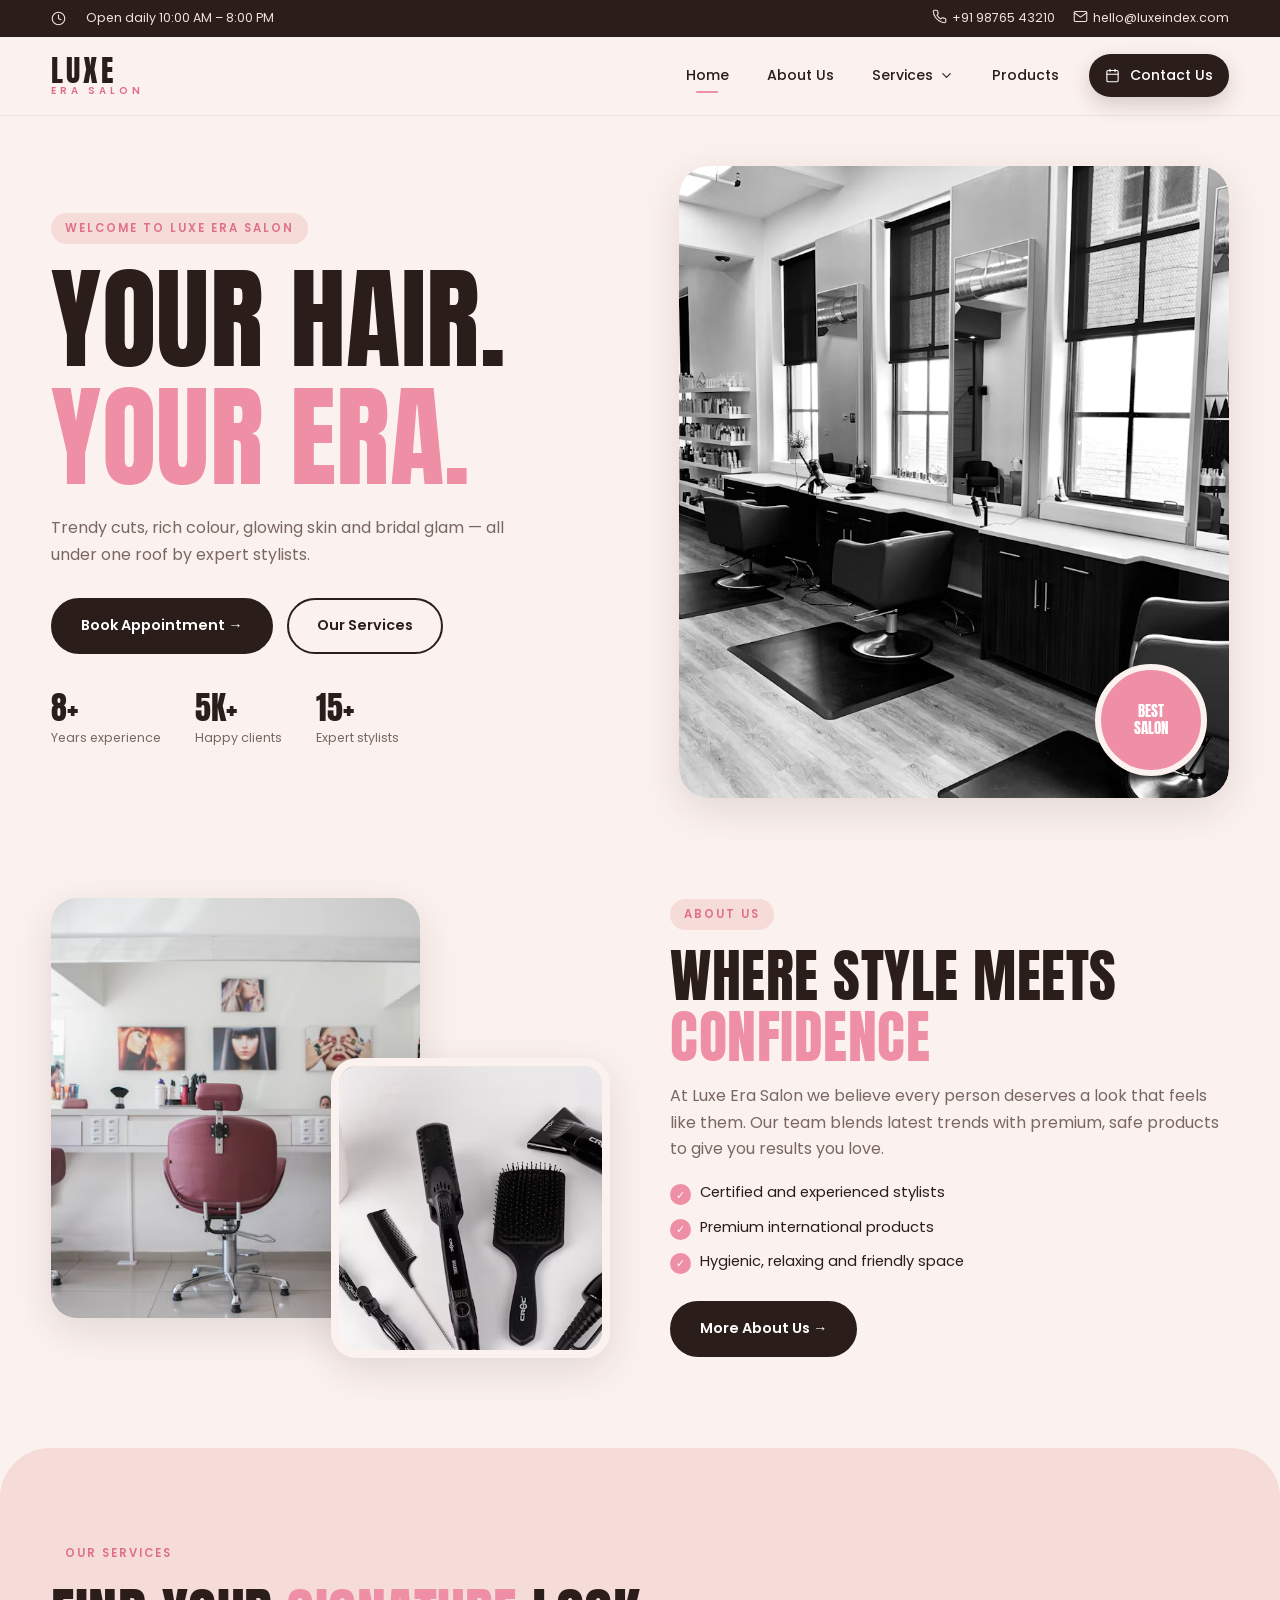
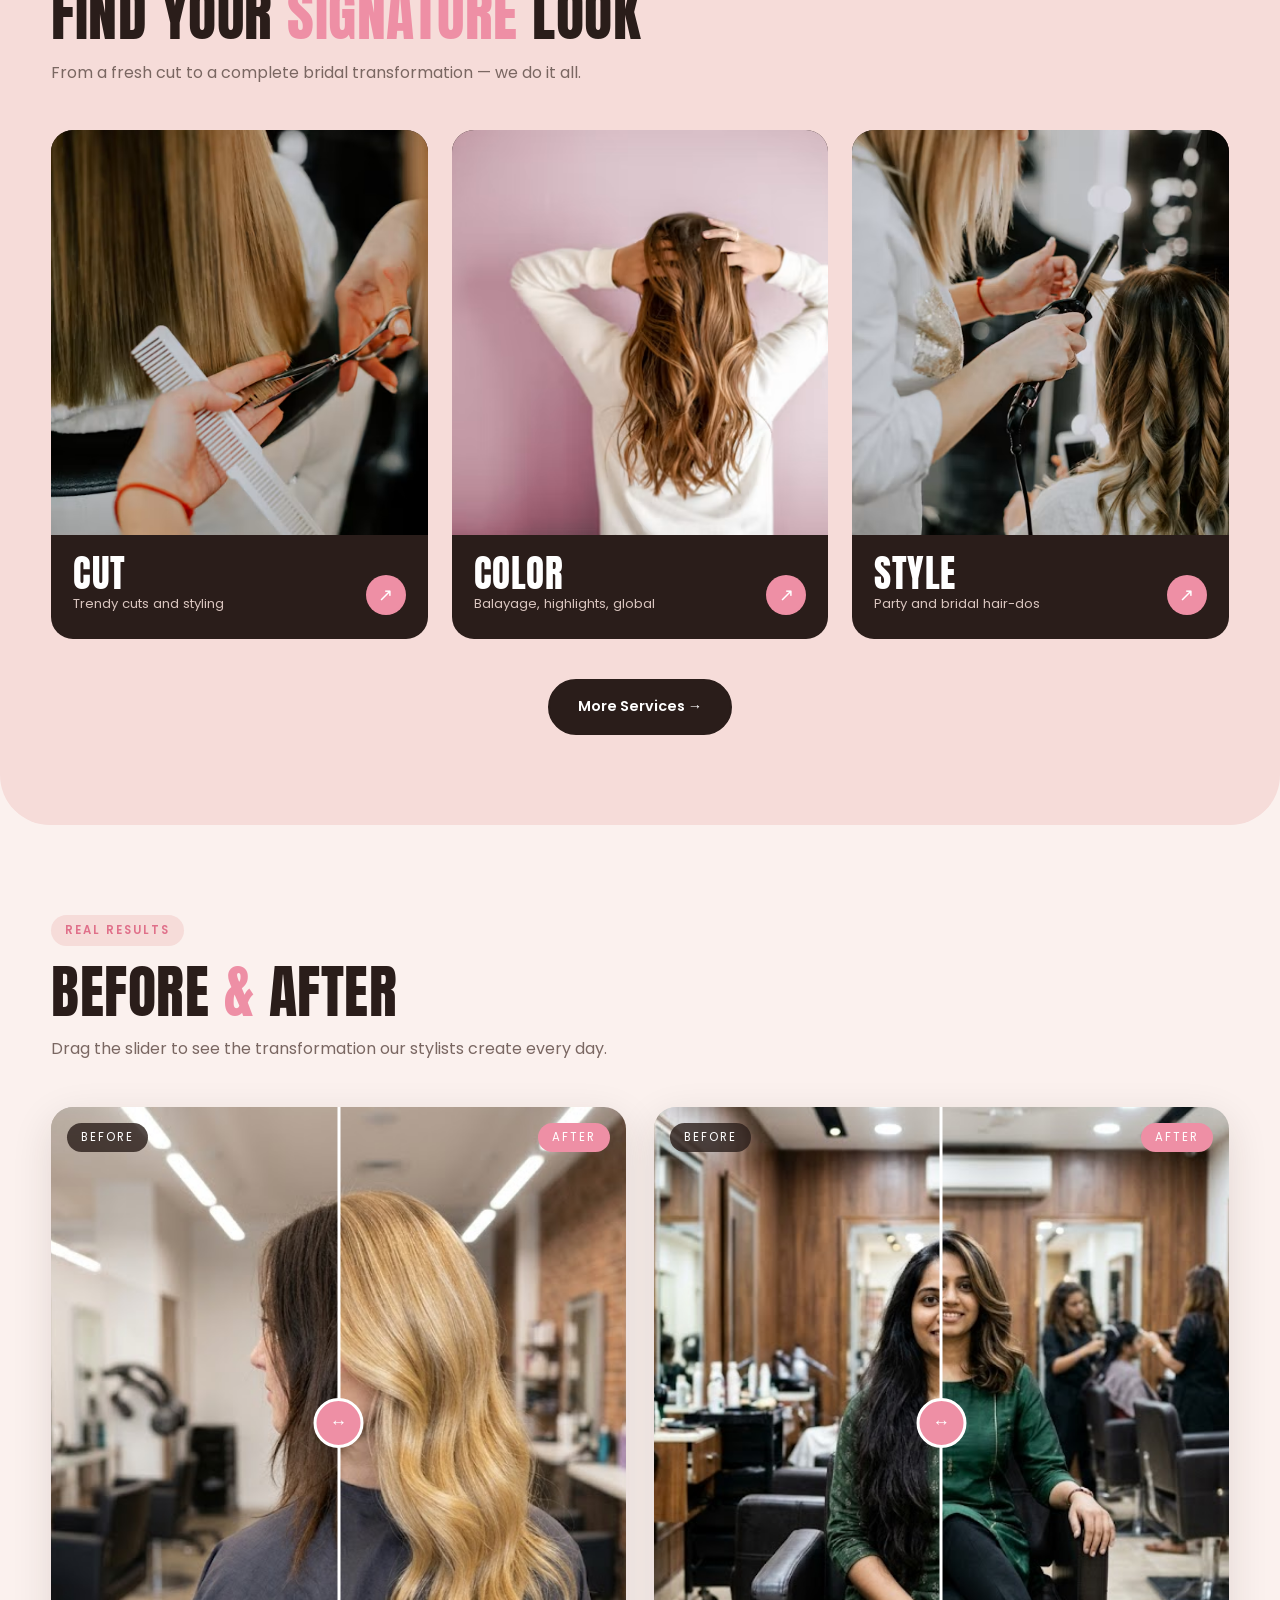
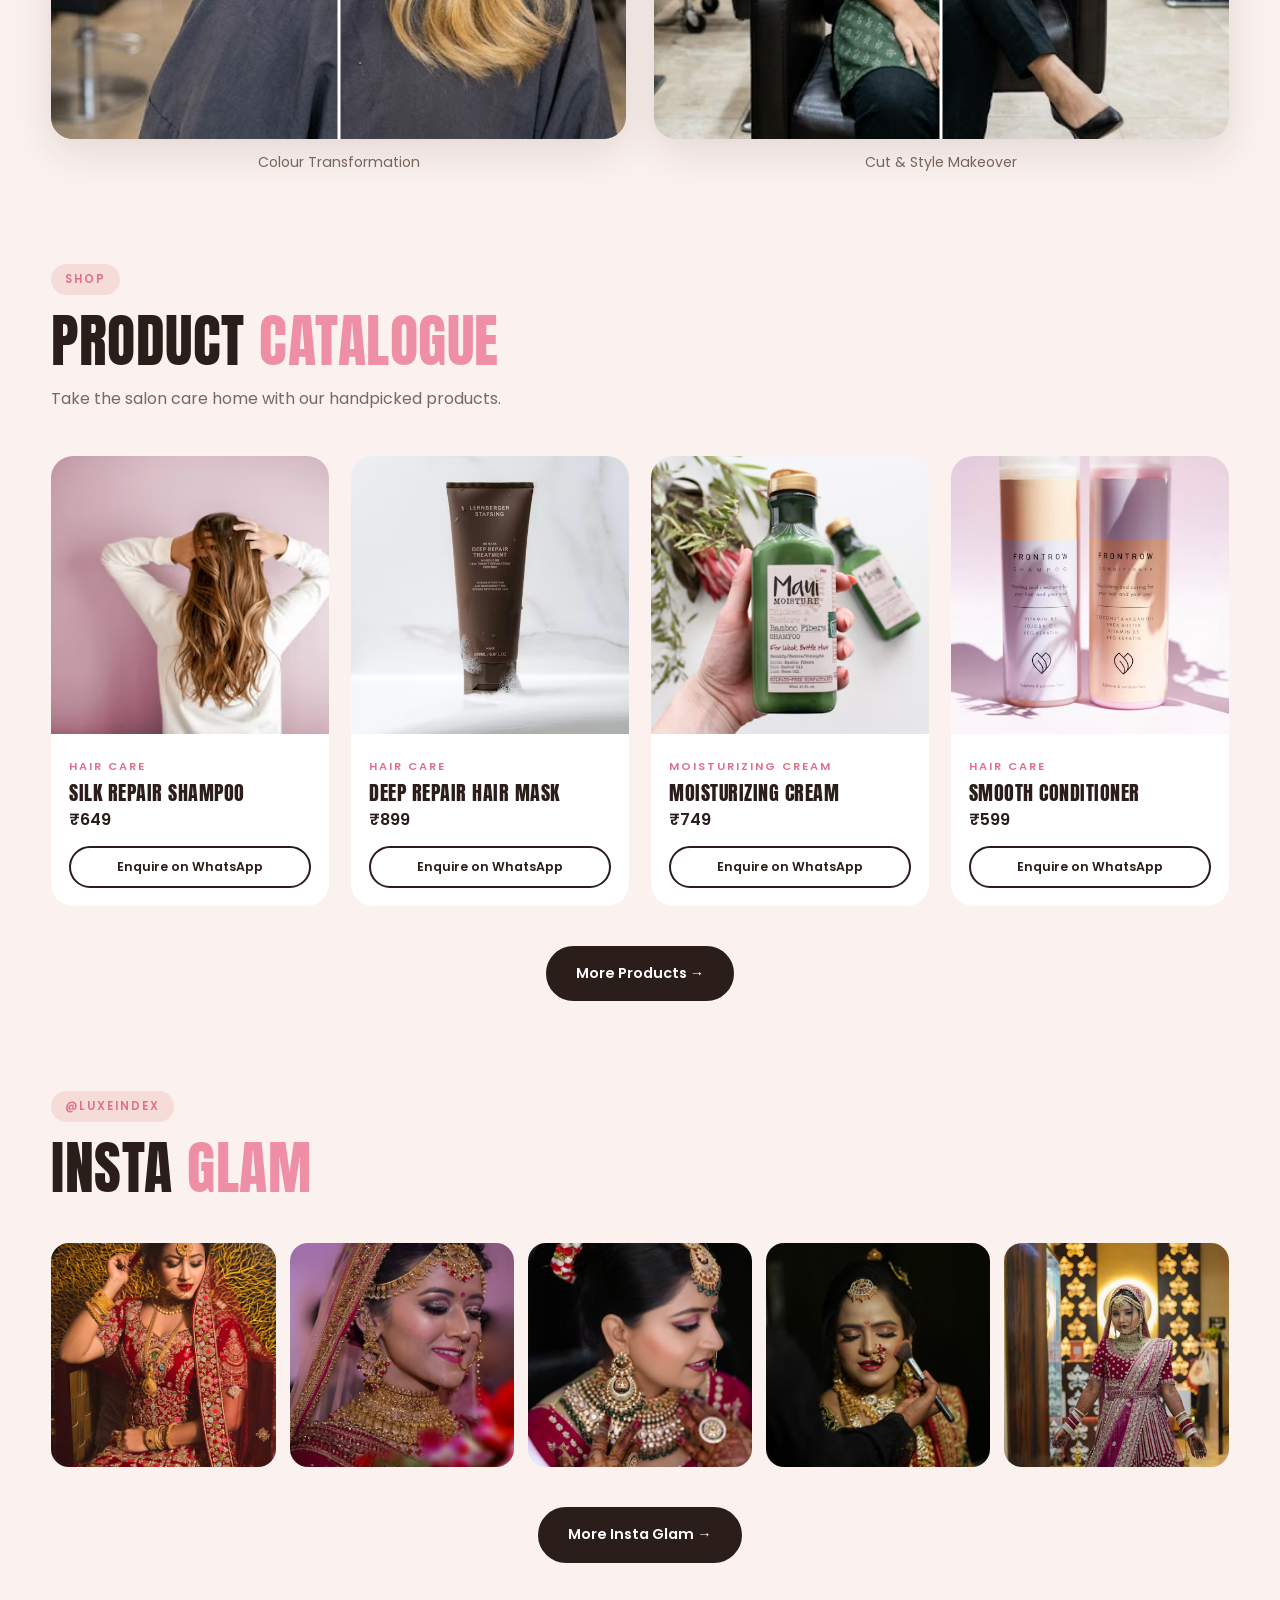
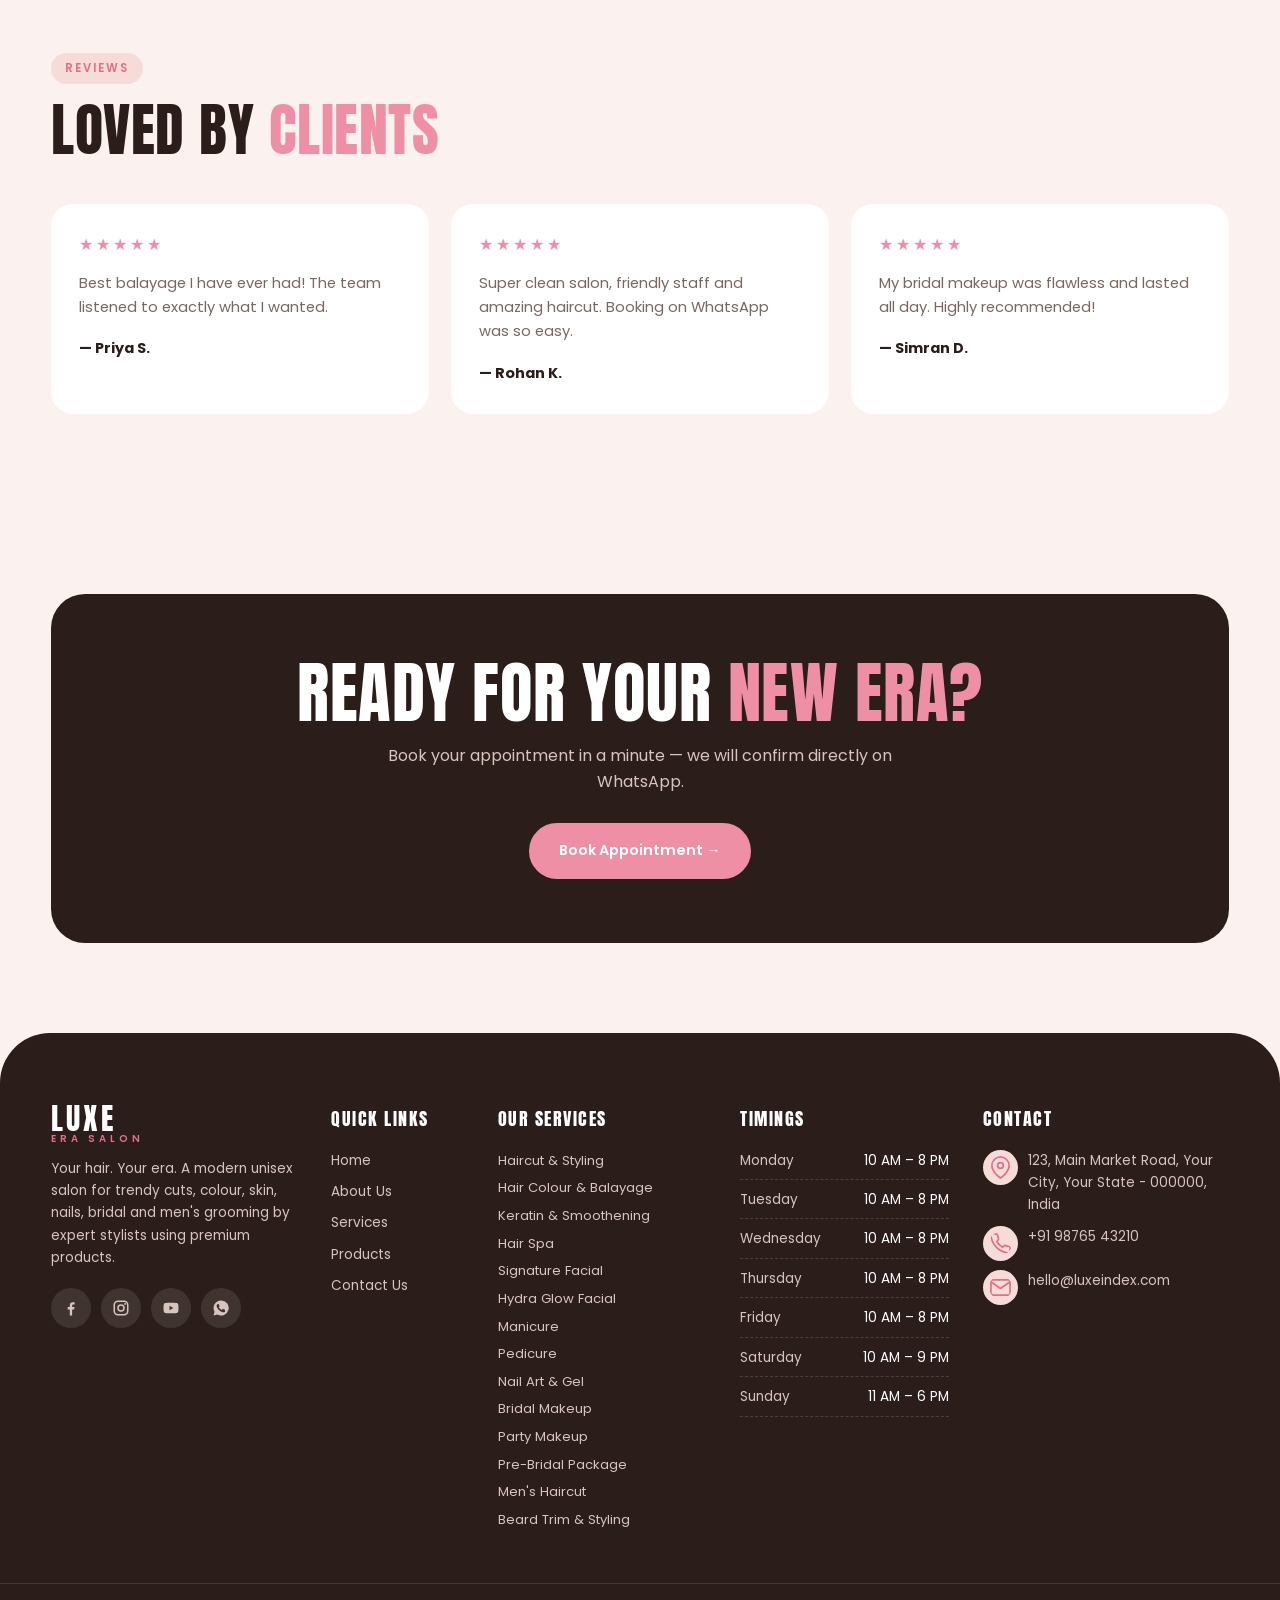
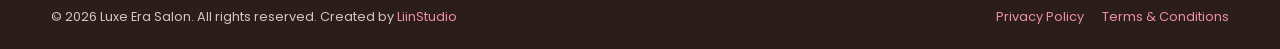
<file: index.html>
<!DOCTYPE html>
<html lang="en">

<head>
    <meta charset="UTF-8">
    <meta name="viewport" content="width=device-width, initial-scale=1.0">
    <!-- title & description -->
    <title>Best Unisex Salon in Pathankot | Hair, Bridal Makeup & Facial – Luxe Era Salon</title>
    <link rel="canonical" href="https://liin-coders.github.io/luxe-era-salon/">
    <meta name="description"
        content="Luxe Era Salon | Pathankot - modern hair, skin, nails and bridal salon. Book your appointment on WhatsApp.">
    <link rel="icon" href="images/favicon.svg" type="image/svg+xml">
    <link rel="preconnect" href="https://fonts.googleapis.com">
    <link rel="preconnect" href="https://fonts.gstatic.com" crossorigin>
    <link href="https://fonts.googleapis.com/css2?family=Anton&family=Poppins:wght@400;500;600&display=swap"
        rel="stylesheet">
    <link rel="stylesheet" href="css/style.css">


</head>

<body>
    <div class="topbar">
        <div class="container"><span class="hide-m"><svg class="ti" viewBox="0 0 24 24" fill="none"
                    stroke="currentColor" stroke-width="1.8" stroke-linecap="round" stroke-linejoin="round"
                    aria-hidden="true">
                    <circle cx="12" cy="12" r="10" />
                    <polyline points="12 6 12 12 16 14" />
                </svg> Open daily 10:00 AM – 8:00 PM</span><span><a href="tel:+919876543210"><svg class="ti"
                        viewBox="0 0 24 24" fill="none" stroke="currentColor" stroke-width="1.8" stroke-linecap="round"
                        stroke-linejoin="round" aria-hidden="true">
                        <path
                            d="M22 16.92v3a2 2 0 0 1-2.18 2 19.79 19.79 0 0 1-8.63-3.07 19.5 19.5 0 0 1-6-6 19.79 19.79 0 0 1-3.07-8.67A2 2 0 0 1 4.11 2h3a2 2 0 0 1 2 1.72c.13.96.36 1.9.7 2.81a2 2 0 0 1-.45 2.11L8.09 9.91a16 16 0 0 0 6 6l1.27-1.27a2 2 0 0 1 2.11-.45c.91.34 1.85.57 2.81.7A2 2 0 0 1 22 16.92z" />
                    </svg> +91 98765 43210</a><a href="mailto:hello@luxeindex.com" class="hide-m"><svg class="ti"
                        viewBox="0 0 24 24" fill="none" stroke="currentColor" stroke-width="1.8" stroke-linecap="round"
                        stroke-linejoin="round" aria-hidden="true">
                        <path d="M4 4h16a2 2 0 0 1 2 2v12a2 2 0 0 1-2 2H4a2 2 0 0 1-2-2V6a2 2 0 0 1 2-2z" />
                        <polyline points="22,6 12,13 2,6" />
                    </svg> hello@luxeindex.com</a></span></div>
    </div>
    <header>
        <div class="container nav">
            <a href="index.html" class="logo" aria-label="Luxe Era Salon home"><b>LUXE</b><small>Era
                    Salon</small></a>
            <button class="hamburger" aria-label="Menu"><span></span><span></span><span></span></button>
            <ul class="nav-links">
                <li><a href="index.html" class="active">Home</a></li>
                <li><a href="about.html">About Us</a></li>
                <li class="has-mega"><a href="services.html">Services <svg class="chev" viewBox="0 0 24 24" fill="none"
                            stroke="currentColor" stroke-width="1.8" stroke-linecap="round" stroke-linejoin="round"
                            aria-hidden="true">
                            <polyline points="6 9 12 15 18 9" />
                        </svg></a>
                    <div class="mega">
                        <div class="mcol"><a class="mhead" href="services.html#hair"><span class="mic"><svg class="ico"
                                        viewBox="0 0 24 24" fill="none" stroke="currentColor" stroke-width="1.8"
                                        stroke-linecap="round" stroke-linejoin="round" aria-hidden="true">
                                        <circle cx="6" cy="6" r="3" />
                                        <circle cx="6" cy="18" r="3" />
                                        <path d="M20 4 8.12 15.88M14.47 14.48 20 20M8.12 8.12 12 12" />
                                    </svg></span>
                                <div>
                                    <h4>Hair</h4><small>Cuts, colour & treatments</small>
                                </div>
                            </a>
                            <ul>
                                <li><a href="services.html#haircut-styling"><span class="ii"><svg class="ico"
                                                viewBox="0 0 24 24" fill="none" stroke="currentColor" stroke-width="1.8"
                                                stroke-linecap="round" stroke-linejoin="round" aria-hidden="true">
                                                <circle cx="6" cy="6" r="3" />
                                                <circle cx="6" cy="18" r="3" />
                                                <path d="M20 4 8.12 15.88M14.47 14.48 20 20M8.12 8.12 12 12" />
                                            </svg></span>Haircut & Styling</a></li>
                                <li><a href="services.html#hair-colour-balayage"><span class="ii"><svg class="ico"
                                                viewBox="0 0 24 24" fill="none" stroke="currentColor" stroke-width="1.8"
                                                stroke-linecap="round" stroke-linejoin="round" aria-hidden="true">
                                                <path d="M12 2.69l5.66 5.66a8 8 0 1 1-11.31 0z" />
                                            </svg></span>Hair Colour & Balayage</a></li>
                                <li><a href="services.html#keratin-smoothening"><span class="ii"><svg class="ico"
                                                viewBox="0 0 24 24" fill="none" stroke="currentColor" stroke-width="1.8"
                                                stroke-linecap="round" stroke-linejoin="round" aria-hidden="true">
                                                <path
                                                    d="M9.59 4.59A2 2 0 1 1 11 8H2m10.59 11.41A2 2 0 1 0 14 16H2m15.73-8.27A2.5 2.5 0 1 1 19.5 12H2" />
                                            </svg></span>Keratin & Smoothening</a></li>
                                <li><a href="services.html#hair-spa"><span class="ii"><svg class="ico"
                                                viewBox="0 0 24 24" fill="none" stroke="currentColor" stroke-width="1.8"
                                                stroke-linecap="round" stroke-linejoin="round" aria-hidden="true">
                                                <path d="M20.24 12.24a6 6 0 0 0-8.49-8.49L5 10.5V19h8.5z" />
                                                <path d="M16 8 2 22M17.5 15H9" />
                                            </svg></span>Hair Spa</a></li>
                                <li><a href="services.html#hair-extensions"><span class="ii"><svg class="ico"
                                                viewBox="0 0 24 24" fill="none" stroke="currentColor" stroke-width="1.8"
                                                stroke-linecap="round" stroke-linejoin="round" aria-hidden="true">
                                                <polygon points="12 2 2 7 12 12 22 7 12 2" />
                                                <polyline points="2 17 12 22 22 17" />
                                                <polyline points="2 12 12 17 22 12" />
                                            </svg></span>Hair Extensions</a></li>
                                <li><a href="services.html#scalp-treatment"><span class="ii"><svg class="ico"
                                                viewBox="0 0 24 24" fill="none" stroke="currentColor" stroke-width="1.8"
                                                stroke-linecap="round" stroke-linejoin="round" aria-hidden="true">
                                                <circle cx="12" cy="12" r="5" />
                                                <path
                                                    d="M12 1v2M12 21v2M4.22 4.22l1.42 1.42M18.36 18.36l1.42 1.42M1 12h2M21 12h2M4.22 19.78l1.42-1.42M18.36 5.64l1.42-1.42" />
                                            </svg></span>Scalp Treatment</a></li>
                            </ul>
                        </div>
                        <div class="mcol"><a class="mhead" href="services.html#skin"><span class="mic"><svg class="ico"
                                        viewBox="0 0 24 24" fill="none" stroke="currentColor" stroke-width="1.8"
                                        stroke-linecap="round" stroke-linejoin="round" aria-hidden="true">
                                        <circle cx="12" cy="12" r="10" />
                                        <path d="M8 14s1.5 2 4 2 4-2 4-2M9 9h.01M15 9h.01" />
                                    </svg></span>
                                <div>
                                    <h4>Skin & Facial</h4><small>Glow, care & grooming</small>
                                </div>
                            </a>
                            <ul>
                                <li><a href="services.html#signature-facial"><span class="ii"><svg class="ico"
                                                viewBox="0 0 24 24" fill="none" stroke="currentColor" stroke-width="1.8"
                                                stroke-linecap="round" stroke-linejoin="round" aria-hidden="true">
                                                <circle cx="12" cy="12" r="10" />
                                                <path d="M8 14s1.5 2 4 2 4-2 4-2M9 9h.01M15 9h.01" />
                                            </svg></span>Signature Facial</a></li>
                                <li><a href="services.html#clean-up-de-tan"><span class="ii"><svg class="ico"
                                                viewBox="0 0 24 24" fill="none" stroke="currentColor" stroke-width="1.8"
                                                stroke-linecap="round" stroke-linejoin="round" aria-hidden="true">
                                                <circle cx="12" cy="12" r="5" />
                                                <path
                                                    d="M12 1v2M12 21v2M4.22 4.22l1.42 1.42M18.36 18.36l1.42 1.42M1 12h2M21 12h2M4.22 19.78l1.42-1.42M18.36 5.64l1.42-1.42" />
                                            </svg></span>Clean-up & De-tan</a></li>
                                <li><a href="services.html#hydra-glow-facial"><span class="ii"><svg class="ico"
                                                viewBox="0 0 24 24" fill="none" stroke="currentColor" stroke-width="1.8"
                                                stroke-linecap="round" stroke-linejoin="round" aria-hidden="true">
                                                <path d="M12 2.69l5.66 5.66a8 8 0 1 1-11.31 0z" />
                                            </svg></span>Hydra Glow Facial</a></li>
                                <li><a href="services.html#waxing-threading"><span class="ii"><svg class="ico"
                                                viewBox="0 0 24 24" fill="none" stroke="currentColor" stroke-width="1.8"
                                                stroke-linecap="round" stroke-linejoin="round" aria-hidden="true">
                                                <polygon points="13 2 3 14 12 14 11 22 21 10 12 10 13 2" />
                                            </svg></span>Waxing & Threading</a></li>
                                <li><a href="services.html#eyebrow-lash-care"><span class="ii"><svg class="ico"
                                                viewBox="0 0 24 24" fill="none" stroke="currentColor" stroke-width="1.8"
                                                stroke-linecap="round" stroke-linejoin="round" aria-hidden="true">
                                                <path d="M1 12s4-8 11-8 11 8 11 8-4 8-11 8-11-8-11-8z" />
                                                <circle cx="12" cy="12" r="3" />
                                            </svg></span>Eyebrow & Lash Care</a></li>
                                <li><a href="services.html#skin-brightening-peel"><span class="ii"><svg class="ico"
                                                viewBox="0 0 24 24" fill="none" stroke="currentColor" stroke-width="1.8"
                                                stroke-linecap="round" stroke-linejoin="round" aria-hidden="true">
                                                <polygon
                                                    points="12 2 15.09 8.26 22 9.27 17 14.14 18.18 21.02 12 17.77 5.82 21.02 7 14.14 2 9.27 8.91 8.26 12 2" />
                                            </svg></span>Skin Brightening Peel</a></li>
                            </ul>
                        </div>
                        <div class="mcol"><a class="mhead" href="services.html#nails"><span class="mic"><svg class="ico"
                                        viewBox="0 0 24 24" fill="none" stroke="currentColor" stroke-width="1.8"
                                        stroke-linecap="round" stroke-linejoin="round" aria-hidden="true">
                                        <path
                                            d="M20.84 4.61a5.5 5.5 0 0 0-7.78 0L12 5.67l-1.06-1.06a5.5 5.5 0 0 0-7.78 7.78l1.06 1.06L12 21.23l7.78-7.78 1.06-1.06a5.5 5.5 0 0 0 0-7.78z" />
                                    </svg></span>
                                <div>
                                    <h4>Nails & Spa</h4><small>Hands, feet & relaxation</small>
                                </div>
                            </a>
                            <ul>
                                <li><a href="services.html#manicure"><span class="ii"><svg class="ico"
                                                viewBox="0 0 24 24" fill="none" stroke="currentColor" stroke-width="1.8"
                                                stroke-linecap="round" stroke-linejoin="round" aria-hidden="true">
                                                <path
                                                    d="M20.84 4.61a5.5 5.5 0 0 0-7.78 0L12 5.67l-1.06-1.06a5.5 5.5 0 0 0-7.78 7.78l1.06 1.06L12 21.23l7.78-7.78 1.06-1.06a5.5 5.5 0 0 0 0-7.78z" />
                                            </svg></span>Manicure</a></li>
                                <li><a href="services.html#pedicure"><span class="ii"><svg class="ico"
                                                viewBox="0 0 24 24" fill="none" stroke="currentColor" stroke-width="1.8"
                                                stroke-linecap="round" stroke-linejoin="round" aria-hidden="true">
                                                <path d="M20.24 12.24a6 6 0 0 0-8.49-8.49L5 10.5V19h8.5z" />
                                                <path d="M16 8 2 22M17.5 15H9" />
                                            </svg></span>Pedicure</a></li>
                                <li><a href="services.html#nail-art-gel"><span class="ii"><svg class="ico"
                                                viewBox="0 0 24 24" fill="none" stroke="currentColor" stroke-width="1.8"
                                                stroke-linecap="round" stroke-linejoin="round" aria-hidden="true">
                                                <polygon
                                                    points="12 2 15.09 8.26 22 9.27 17 14.14 18.18 21.02 12 17.77 5.82 21.02 7 14.14 2 9.27 8.91 8.26 12 2" />
                                            </svg></span>Nail Art & Gel</a></li>
                                <li><a href="services.html#nail-extensions"><span class="ii"><svg class="ico"
                                                viewBox="0 0 24 24" fill="none" stroke="currentColor" stroke-width="1.8"
                                                stroke-linecap="round" stroke-linejoin="round" aria-hidden="true">
                                                <polygon points="12 2 2 7 12 12 22 7 12 2" />
                                                <polyline points="2 17 12 22 22 17" />
                                                <polyline points="2 12 12 17 22 12" />
                                            </svg></span>Nail Extensions</a></li>
                                <li><a href="services.html#body-massage"><span class="ii"><svg class="ico"
                                                viewBox="0 0 24 24" fill="none" stroke="currentColor" stroke-width="1.8"
                                                stroke-linecap="round" stroke-linejoin="round" aria-hidden="true">
                                                <path d="M21 12.79A9 9 0 1 1 11.21 3 7 7 0 0 0 21 12.79z" />
                                            </svg></span>Body Massage</a></li>
                                <li><a href="services.html#head-shoulder-massage"><span class="ii"><svg class="ico"
                                                viewBox="0 0 24 24" fill="none" stroke="currentColor" stroke-width="1.8"
                                                stroke-linecap="round" stroke-linejoin="round" aria-hidden="true">
                                                <path d="M20 21v-2a4 4 0 0 0-4-4H8a4 4 0 0 0-4 4v2" />
                                                <circle cx="12" cy="7" r="4" />
                                            </svg></span>Head & Shoulder Massage</a></li>
                            </ul>
                        </div>
                        <div class="mcol"><a class="mhead" href="services.html#bridal"><span class="mic"><svg
                                        class="ico" viewBox="0 0 24 24" fill="none" stroke="currentColor"
                                        stroke-width="1.8" stroke-linecap="round" stroke-linejoin="round"
                                        aria-hidden="true">
                                        <circle cx="12" cy="8" r="7" />
                                        <polyline points="8.21 13.89 7 23 12 20 17 23 15.79 13.88" />
                                    </svg></span>
                                <div>
                                    <h4>Bridal & Makeup</h4><small>Your big day, perfected</small>
                                </div>
                            </a>
                            <ul>
                                <li><a href="services.html#bridal-makeup"><span class="ii"><svg class="ico"
                                                viewBox="0 0 24 24" fill="none" stroke="currentColor" stroke-width="1.8"
                                                stroke-linecap="round" stroke-linejoin="round" aria-hidden="true">
                                                <circle cx="12" cy="8" r="7" />
                                                <polyline points="8.21 13.89 7 23 12 20 17 23 15.79 13.88" />
                                            </svg></span>Bridal Makeup</a></li>
                                <li><a href="services.html#party-makeup"><span class="ii"><svg class="ico"
                                                viewBox="0 0 24 24" fill="none" stroke="currentColor" stroke-width="1.8"
                                                stroke-linecap="round" stroke-linejoin="round" aria-hidden="true">
                                                <polygon
                                                    points="12 2 15.09 8.26 22 9.27 17 14.14 18.18 21.02 12 17.77 5.82 21.02 7 14.14 2 9.27 8.91 8.26 12 2" />
                                            </svg></span>Party Makeup</a></li>
                                <li><a href="services.html#hair-do-styling"><span class="ii"><svg class="ico"
                                                viewBox="0 0 24 24" fill="none" stroke="currentColor" stroke-width="1.8"
                                                stroke-linecap="round" stroke-linejoin="round" aria-hidden="true">
                                                <polygon points="12 2 2 7 12 12 22 7 12 2" />
                                                <polyline points="2 17 12 22 22 17" />
                                                <polyline points="2 12 12 17 22 12" />
                                            </svg></span>Hair-do & Styling</a></li>
                                <li><a href="services.html#pre-bridal-package"><span class="ii"><svg class="ico"
                                                viewBox="0 0 24 24" fill="none" stroke="currentColor" stroke-width="1.8"
                                                stroke-linecap="round" stroke-linejoin="round" aria-hidden="true">
                                                <polyline points="20 12 20 22 4 22 4 12" />
                                                <rect x="2" y="7" width="20" height="5" />
                                                <path
                                                    d="M12 22V7M12 7H7.5a2.5 2.5 0 0 1 0-5C11 2 12 7 12 7zM12 7h4.5a2.5 2.5 0 0 0 0-5C13 2 12 7 12 7z" />
                                            </svg></span>Pre-Bridal Package</a></li>
                                <li><a href="services.html#engagement-reception-makeup"><span class="ii"><svg
                                                class="ico" viewBox="0 0 24 24" fill="none" stroke="currentColor"
                                                stroke-width="1.8" stroke-linecap="round" stroke-linejoin="round"
                                                aria-hidden="true">
                                                <path
                                                    d="M20.84 4.61a5.5 5.5 0 0 0-7.78 0L12 5.67l-1.06-1.06a5.5 5.5 0 0 0-7.78 7.78l1.06 1.06L12 21.23l7.78-7.78 1.06-1.06a5.5 5.5 0 0 0 0-7.78z" />
                                            </svg></span>Engagement & Reception Makeup</a></li>
                                <li><a href="services.html#saree-draping"><span class="ii"><svg class="ico"
                                                viewBox="0 0 24 24" fill="none" stroke="currentColor" stroke-width="1.8"
                                                stroke-linecap="round" stroke-linejoin="round" aria-hidden="true">
                                                <path d="M20.24 12.24a6 6 0 0 0-8.49-8.49L5 10.5V19h8.5z" />
                                                <path d="M16 8 2 22M17.5 15H9" />
                                            </svg></span>Saree Draping</a></li>
                            </ul>
                        </div>
                        <div class="mcol"><a class="mhead" href="services.html#men"><span class="mic"><svg class="ico"
                                        viewBox="0 0 24 24" fill="none" stroke="currentColor" stroke-width="1.8"
                                        stroke-linecap="round" stroke-linejoin="round" aria-hidden="true">
                                        <path d="M20 21v-2a4 4 0 0 0-4-4H8a4 4 0 0 0-4 4v2" />
                                        <circle cx="12" cy="7" r="4" />
                                    </svg></span>
                                <div>
                                    <h4>Men's Grooming</h4><small>Sharp looks for him</small>
                                </div>
                            </a>
                            <ul>
                                <li><a href="services.html#men-s-haircut"><span class="ii"><svg class="ico"
                                                viewBox="0 0 24 24" fill="none" stroke="currentColor" stroke-width="1.8"
                                                stroke-linecap="round" stroke-linejoin="round" aria-hidden="true">
                                                <circle cx="6" cy="6" r="3" />
                                                <circle cx="6" cy="18" r="3" />
                                                <path d="M20 4 8.12 15.88M14.47 14.48 20 20M8.12 8.12 12 12" />
                                            </svg></span>Men's Haircut</a></li>
                                <li><a href="services.html#beard-trim-styling"><span class="ii"><svg class="ico"
                                                viewBox="0 0 24 24" fill="none" stroke="currentColor" stroke-width="1.8"
                                                stroke-linecap="round" stroke-linejoin="round" aria-hidden="true">
                                                <path d="M20 21v-2a4 4 0 0 0-4-4H8a4 4 0 0 0-4 4v2" />
                                                <circle cx="12" cy="7" r="4" />
                                            </svg></span>Beard Trim & Styling</a></li>
                                <li><a href="services.html#hair-colour-for-men"><span class="ii"><svg class="ico"
                                                viewBox="0 0 24 24" fill="none" stroke="currentColor" stroke-width="1.8"
                                                stroke-linecap="round" stroke-linejoin="round" aria-hidden="true">
                                                <path d="M12 2.69l5.66 5.66a8 8 0 1 1-11.31 0z" />
                                            </svg></span>Hair Colour for Men</a></li>
                                <li><a href="services.html#men-s-facial"><span class="ii"><svg class="ico"
                                                viewBox="0 0 24 24" fill="none" stroke="currentColor" stroke-width="1.8"
                                                stroke-linecap="round" stroke-linejoin="round" aria-hidden="true">
                                                <circle cx="12" cy="12" r="10" />
                                                <path d="M8 14s1.5 2 4 2 4-2 4-2M9 9h.01M15 9h.01" />
                                            </svg></span>Men's Facial</a></li>
                                <li><a href="services.html#head-massage"><span class="ii"><svg class="ico"
                                                viewBox="0 0 24 24" fill="none" stroke="currentColor" stroke-width="1.8"
                                                stroke-linecap="round" stroke-linejoin="round" aria-hidden="true">
                                                <path d="M21 12.79A9 9 0 1 1 11.21 3 7 7 0 0 0 21 12.79z" />
                                            </svg></span>Head Massage</a></li>
                                <li><a href="services.html#groom-makeover"><span class="ii"><svg class="ico"
                                                viewBox="0 0 24 24" fill="none" stroke="currentColor" stroke-width="1.8"
                                                stroke-linecap="round" stroke-linejoin="round" aria-hidden="true">
                                                <circle cx="12" cy="8" r="7" />
                                                <polyline points="8.21 13.89 7 23 12 20 17 23 15.79 13.88" />
                                            </svg></span>Groom Makeover</a></li>
                            </ul>
                        </div>
                        <div class="mega-foot">
                            <div><b>First visit offer:</b> 15% off on your first colour or facial. &nbsp; Open daily 10
                                AM – 8 PM</div>
                            <div class="btns"><a class="btn pink" href="contact.html">Book Now</a><a class="btn ghost"
                                    href="services.html">All Services</a></div>
                        </div>
                    </div>
                </li>
                <li><a href="products.html">Products</a></li>
                <li><a href="contact.html" class="book"><svg class="ti" viewBox="0 0 24 24" fill="none"
                            stroke="currentColor" stroke-width="1.8" stroke-linecap="round" stroke-linejoin="round"
                            aria-hidden="true">
                            <rect x="3" y="4" width="18" height="18" rx="2" />
                            <path d="M16 2v4M8 2v4M3 10h18" />
                        </svg> Contact Us</a></li>
            </ul>
        </div>
    </header>

    <section class="hero">
        <div class="container hero-grid">
            <div class="reveal"><span class="eyebrow">Welcome to Luxe Era Salon</span>
                <h1>Your hair.<br><span>Your era.</span></h1>
                <p>Trendy cuts, rich colour, glowing skin and bridal glam — all under one roof by expert stylists.</p>
                <div class="hero-btns"><a href="contact.html" class="btn">Book Appointment →</a><a href="services.html"
                        class="btn ghost">Our Services</a></div>
                <div class="stats">
                    <div><b>8+</b><small>Years experience</small></div>
                    <div><b>5K+</b><small>Happy clients</small></div>
                    <div><b>15+</b><small>Expert stylists</small></div>
                </div>
            </div>
            <div class="hero-img reveal">
                <!-- <img src="images/hero.svg" alt="Salon hero"> -->
                <img src="images/homeimage.avif " alt="Luxe Era Salon Interior" class="hero-img">
                <div class="badge"><span>Best<br>Salon</span></div>
            </div>
        </div>
    </section>

    <section class="section" style="padding-top:20px">
        <div class="container about-grid">
            <div class="about-imgs reveal">

                <img src="images/homeabout01.avif" alt="Salon Interior Luxury">
                <img src="images/homeabout02.avif" alt="Stylist Working">
            </div>
            <div class="about-text reveal"><span class="eyebrow">About Us</span>
                <h2>Where style meets <span>confidence</span></h2>
                <p>At Luxe Era Salon we believe every person deserves a look that feels like them. Our team blends
                    latest trends with premium, safe products to give you results you love.</p>
                <ul class="ticks">
                    <li>Certified and experienced stylists</li>
                    <li>Premium international products</li>
                    <li>Hygienic, relaxing and friendly space</li>
                </ul>
                <a href="about.html" class="btn">More About Us →</a>
            </div>
        </div>
    </section>

    <section class="section" style="background:var(--blush);border-radius:50px">
        <div class="container">
            <div class="sec-head reveal"><span class="eyebrow">Our Services</span>
                <h2>Find your <span>signature</span> look</h2>
                <p>From a fresh cut to a complete bridal transformation — we do it all.</p>
            </div>
            <div class="cards">
                <a href="services.html#hair" class="s-card reveal">
                    <div class="img">
                        <img src="images/homecut.avif" alt="Hair Styling" loading="lazy">
                    </div>
                    <div class="info">
                        <div>
                            <h3>Cut</h3>
                            <p>Trendy cuts and styling</p>
                        </div><span class="go">↗</span>
                    </div>
                </a>
                <a href="services.html#hair" class="s-card reveal">
                    <div class="img">
                        <img src="images/homecolor.avif" alt="Makeup Artistry" loading="lazy">
                    </div>
                    <div class="info">
                        <div>
                            <h3>Color</h3>
                            <p>Balayage, highlights, global</p>
                        </div><span class="go">↗</span>
                    </div>
                </a>
                <a href="services.html#bridal" class="s-card reveal">
                    <div class="img">
                        <img src="images/homeparty.avif" alt="Nail Spa" loading="lazy">
                    </div>
                    <div class="info">
                        <div>
                            <h3>Style</h3>
                            <p>Party and bridal hair-dos</p>
                        </div><span class="go">↗</span>
                    </div>
                </a>
            </div>
            <div class="center mt"><a href="services.html" class="btn">More Services →</a></div>
        </div>
    </section>

    <section class="section">
        <div class="container">
            <div class="sec-head reveal"><span class="eyebrow">Real Results</span>
                <h2>Before <span>&amp;</span> After</h2>
                <p>Drag the slider to see the transformation our stylists create every day.</p>
            </div>
            <div class="reveal">
                <div class="ba-wrap">
                    <div>
                        <div class="ba"><img src="images/afterimage.jpg" alt="After"><img class="before"
                                src="images/beforeimage.jpg" alt="Before"><span class="tag l">Before</span><span
                                class="tag r">After</span>
                            <div class="line"></div><input type="range" min="0" max="100" value="50"
                                aria-label="Before after slider">
                        </div>
                        <p class="ba-cap">Colour Transformation</p>
                    </div>
                    <div>
                        <div class="ba"><img src="images/cutafter.jpg" alt="After"><img class="before"
                                src="images/cutbefore.jpg" alt="Before"><span class="tag l">Before</span><span
                                class="tag r">After</span>
                            <div class="line"></div><input type="range" min="0" max="100" value="50"
                                aria-label="Before after slider">
                        </div>
                        <p class="ba-cap">Cut & Style Makeover</p>
                    </div>
                </div>
            </div>
        </div>
    </section>

    <section class="section" style="padding-top:0">
        <div class="container">
            <div class="sec-head reveal"><span class="eyebrow">Shop</span>
                <h2>Product <span>catalogue</span></h2>
                <p>Take the salon care home with our handpicked products.</p>
            </div>
            <div class="prod-grid">
                <div class="prod reveal">
                    <img src="images/homeproduct01.avif" alt="Hair Care Oil" loading="lazy">
                    <div class="pi"><small>Hair Care</small>
                        <h3>Silk Repair Shampoo</h3>
                        <div class="pr">₹649</div><button class="btn ghost" data-enquire="Silk Repair Shampoo">Enquire
                            on WhatsApp</button>
                    </div>
                </div>
                <div class="prod reveal">
                    <!-- Hair Coloring -->
                    <img src="images/homedeep.avif" alt="Skincare Serum" loading="lazy">
                    <div class="pi"><small>Hair Care</small>
                        <h3>Deep Repair Hair Mask</h3>
                        <div class="pr">₹899</div>
                        <button class="btn ghost" data-enquire="Deep Repair Hair Mask">Enquire
                            on WhatsApp</button>
                    </div>
                </div>
                <div class="prod reveal">
                    <!-- Bridal Makeup -->
                    <img src="images/homeproduct03.avif" alt="Moisturizing Cream" loading="lazy">
                    <div class="pi"><small>Moisturizing Cream</small>
                        <h3>Moisturizing Cream</h3>
                        <div class="pr">₹749</div><button class="btn ghost" data-enquire="Shine Serum">Enquire on
                            WhatsApp</button>
                    </div>
                </div>
                <div class="prod reveal">
                    <!-- Skincare & Facial -->
                    <img src="images/homeproduct04.avif" alt="Hair Styling Gel">
                    <div class="pi"><small>Hair Care</small>
                        <h3>Smooth Conditioner</h3>
                        <div class="pr">₹599</div><button class="btn ghost" data-enquire="Smooth Conditioner">Enquire on
                            WhatsApp</button>
                    </div>
                </div>
            </div>
            <div class="center mt"><a href="products.html" class="btn">More Products →</a></div>
        </div>
    </section>

    <section class="section" style="padding-top:0">
        <div class="container">
            <div class="sec-head reveal"><span class="eyebrow">@luxeindex</span>
                <h2>Insta <span>Glam</span></h2>
            </div>
            <div class="insta reveal"><a href="https://instagram.com/" target="_blank" rel="noopener"><img
                        src="images/insta01.avif" alt="Salon look 1" loading="lazy"></a><a href="https://instagram.com/"
                    target="_blank" rel="noopener"><img src="images/insta02.avif" alt="Salon look 2"
                        loading="lazy"></a><a href="https://instagram.com/" target="_blank" rel="noopener"><img
                        src="images/insta03.avif" alt="Salon look 3" loading="lazy"></a><a href="https://instagram.com/"
                    target="_blank" rel="noopener"><img src="images/insta04.avif" alt="Salon look 4"
                        loading="lazy"></a><a href="https://instagram.com/" target="_blank" rel="noopener"><img
                        src="images/insta05.avif" alt="Salon look 5" loading="lazy"></a>

            </div>
            <div class="center mt"><a href="#instagram" class="btn">More Insta Glam →</a></div>
        </div>
    </section>

    <section class="section" style="padding-top:0">
        <div class="container">
            <div class="sec-head reveal"><span class="eyebrow">Reviews</span>
                <h2>Loved by <span>clients</span></h2>
            </div>
            <div class="testi">
                <div class="t-card reveal">
                    <div class="stars">★★★★★</div>
                    <p>Best balayage I have ever had! The team listened to exactly what I wanted.</p><b>— Priya S.</b>
                </div>
                <div class="t-card reveal">
                    <div class="stars">★★★★★</div>
                    <p>Super clean salon, friendly staff and amazing haircut. Booking on WhatsApp was so easy.</p><b>—
                        Rohan K.</b>
                </div>
                <div class="t-card reveal">
                    <div class="stars">★★★★★</div>
                    <p>My bridal makeup was flawless and lasted all day. Highly recommended!</p><b>— Simran D.</b>
                </div>

            </div>
        </div>
    </section>
    <section class="section" style="padding-bottom:0">
        <div class="container">
            <div class="cta reveal">
                <h2>Ready for your <span>new era?</span></h2>
                <p>Book your appointment in a minute — we will confirm directly on WhatsApp.</p><a href="contact.html"
                    class="btn pink">Book Appointment →</a>
            </div>
        </div>
    </section>

    <footer>
        <div class="container f-grid">
            <div><a href="index.html" class="logo"><b>LUXE</b><small>Era Salon</small></a>
                <p>Your hair. Your era. A modern unisex salon for trendy cuts, colour, skin, nails, bridal and men's
                    grooming by expert stylists using premium products.</p>
                <div class="socials"><a href="https://facebook.com/" target="_blank" rel="noopener"
                        aria-label="Facebook"><svg viewBox="0 0 24 24">
                            <path
                                d="M13.5 22v-8h2.7l.4-3.2h-3.1V8.8c0-.9.3-1.5 1.6-1.5h1.7V4.4c-.3 0-1.3-.1-2.4-.1-2.4 0-4 1.5-4 4.1v2.4H7.6V14h2.8v8z" />
                        </svg></a><a href="https://instagram.com/" target="_blank" rel="noopener"
                        aria-label="Instagram"><svg viewBox="0 0 24 24">
                            <rect x="3" y="3" width="18" height="18" rx="5" fill="none" stroke="currentColor"
                                stroke-width="2" />
                            <circle cx="12" cy="12" r="4" fill="none" stroke="currentColor" stroke-width="2" />
                            <circle cx="17.5" cy="6.5" r="1.3" />
                        </svg></a><a href="https://youtube.com/" target="_blank" rel="noopener"
                        aria-label="YouTube"><svg viewBox="0 0 24 24">
                            <path
                                d="M21.6 7.2a2.500 2.500 0 0 0-1.800-1.800C18.200 5 12 5 12 5s-6.200 0-7.800.4A2.500 2.500 0 0 0 2.400 7.200C2 8.800 2 12 2 12s0 3.200.4 4.800a2.500 2.500 0 0 0 1.800 1.800C5.800 19 12 19 12 19s6.200 0 7.800-.4a2.500 2.500 0 0 0 1.800-1.800c.4-1.600.4-4.800.4-4.800s0-3.200-.4-4.800zM10 15V9l5.200 3z" />
                        </svg></a><a href="https://wa.me/919876543210" target="_blank" rel="noopener"
                        aria-label="WhatsApp"><svg viewBox="0 0 24 24">
                            <path
                                d="M12 2a10 10 0 0 0-8.600 15L2 22l5.200-1.400A10 10 0 1 0 12 2zm5.800 14.200c-.2.700-1.400 1.300-1.900 1.400-.5.100-1.100.1-1.800-.1-.4-.1-1-.3-1.700-.6-3-1.300-4.900-4.300-5-4.500-.1-.2-1.200-1.600-1.200-3s.8-2.100 1-2.400c.3-.3.600-.3.800-.3h.6c.2 0 .4 0 .6.500l.8 2c.1.200.1.400 0 .5l-.3.500-.4.400c-.1.100-.3.300-.1.600.2.300.7 1.200 1.500 1.900 1 .9 1.900 1.200 2.200 1.300.3.100.4.100.6-.1l.8-1c.2-.2.400-.2.600-.1l1.900.9c.3.100.5.200.5.300.1.200.1.700-.1 1.200z" />
                        </svg></a></div>
            </div>
            <div>
                <h4>Quick Links</h4>
                <ul>
                    <li><a href="index.html">Home</a></li>
                    <li><a href="about.html">About Us</a></li>
                    <li><a href="services.html">Services</a></li>
                    <li><a href="products.html">Products</a></li>
                    <li><a href="contact.html">Contact Us</a></li>
                </ul>
            </div>
            <div class="f-svc">
                <h4>Our Services</h4>
                <ul>
                    <li><a href="services.html#haircut-styling">Haircut & Styling</a></li>
                    <li><a href="services.html#hair-colour-balayage">Hair Colour & Balayage</a></li>
                    <li><a href="services.html#keratin-smoothening">Keratin & Smoothening</a></li>
                    <li><a href="services.html#hair-spa">Hair Spa</a></li>
                    <li><a href="services.html#signature-facial">Signature Facial</a></li>
                    <li><a href="services.html#hydra-glow-facial">Hydra Glow Facial</a></li>
                    <li><a href="services.html#manicure">Manicure</a></li>
                    <li><a href="services.html#pedicure">Pedicure</a></li>
                    <li><a href="services.html#nail-art-gel">Nail Art & Gel</a></li>
                    <li><a href="services.html#bridal-makeup">Bridal Makeup</a></li>
                    <li><a href="services.html#party-makeup">Party Makeup</a></li>
                    <li><a href="services.html#pre-bridal-package">Pre-Bridal Package</a></li>
                    <li><a href="services.html#men-s-haircut">Men's Haircut</a></li>
                    <li><a href="services.html#beard-trim-styling">Beard Trim & Styling</a></li>
                </ul>
            </div>
            <div class="f-time">
                <h4>Timings</h4>
                <ul>
                    <li><span>Monday</span><span>10 AM – 8 PM</span></li>
                    <li><span>Tuesday</span><span>10 AM – 8 PM</span></li>
                    <li><span>Wednesday</span><span>10 AM – 8 PM</span></li>
                    <li><span>Thursday</span><span>10 AM – 8 PM</span></li>
                    <li><span>Friday</span><span>10 AM – 8 PM</span></li>
                    <li><span>Saturday</span><span>10 AM – 9 PM</span></li>
                    <li><span>Sunday</span><span>11 AM – 6 PM</span></li>
                </ul>
            </div>
            <div class="f-contact">
                <h4>Contact</h4>
                <ul>
                    <li><svg class="fi" viewBox="0 0 24 24" fill="none" stroke="currentColor" stroke-width="1.8"
                            stroke-linecap="round" stroke-linejoin="round" aria-hidden="true">
                            <path d="M21 10c0 7-9 13-9 13s-9-6-9-13a9 9 0 0 1 18 0z" />
                            <circle cx="12" cy="10" r="3" />
                        </svg> <span>123, Main Market Road, Your City, Your State - 000000, India</span></li>
                    <li><svg class="fi" viewBox="0 0 24 24" fill="none" stroke="currentColor" stroke-width="1.8"
                            stroke-linecap="round" stroke-linejoin="round" aria-hidden="true">
                            <path
                                d="M22 16.92v3a2 2 0 0 1-2.18 2 19.79 19.79 0 0 1-8.63-3.07 19.5 19.5 0 0 1-6-6 19.79 19.79 0 0 1-3.07-8.67A2 2 0 0 1 4.11 2h3a2 2 0 0 1 2 1.72c.13.96.36 1.9.7 2.81a2 2 0 0 1-.45 2.11L8.09 9.91a16 16 0 0 0 6 6l1.27-1.27a2 2 0 0 1 2.11-.45c.91.34 1.85.57 2.81.7A2 2 0 0 1 22 16.92z" />
                        </svg> <a href="tel:+919876543210">+91 98765 43210</a></li>
                    <li><svg class="fi" viewBox="0 0 24 24" fill="none" stroke="currentColor" stroke-width="1.8"
                            stroke-linecap="round" stroke-linejoin="round" aria-hidden="true">
                            <path d="M4 4h16a2 2 0 0 1 2 2v12a2 2 0 0 1-2 2H4a2 2 0 0 1-2-2V6a2 2 0 0 1 2-2z" />
                            <polyline points="22,6 12,13 2,6" />
                        </svg> <a href="mailto:hello@luxeindex.com">hello@luxeindex.com</a></li>
                </ul>
            </div>
        </div>
        <div class="f-bottom">
            <div class="container"><span>© <span id="year">2026</span> Luxe Era Salon. All rights reserved. Created by
                    <a href="https://liinstudio.netlify.app/" target="_blank" rel="noopener">LiinStudio</a></span>
                <nav><a href="privacy-policy.html">Privacy Policy</a><a href="terms-conditions.html">Terms &amp;
                        Conditions</a></nav>
            </div>
        </div>
    </footer>
    <button id="toTop" aria-label="Back to top">↑</button>
    <script src="js/config.js"></script>
    <script src="js/main.js"></script>
</body>

</html>
</file>
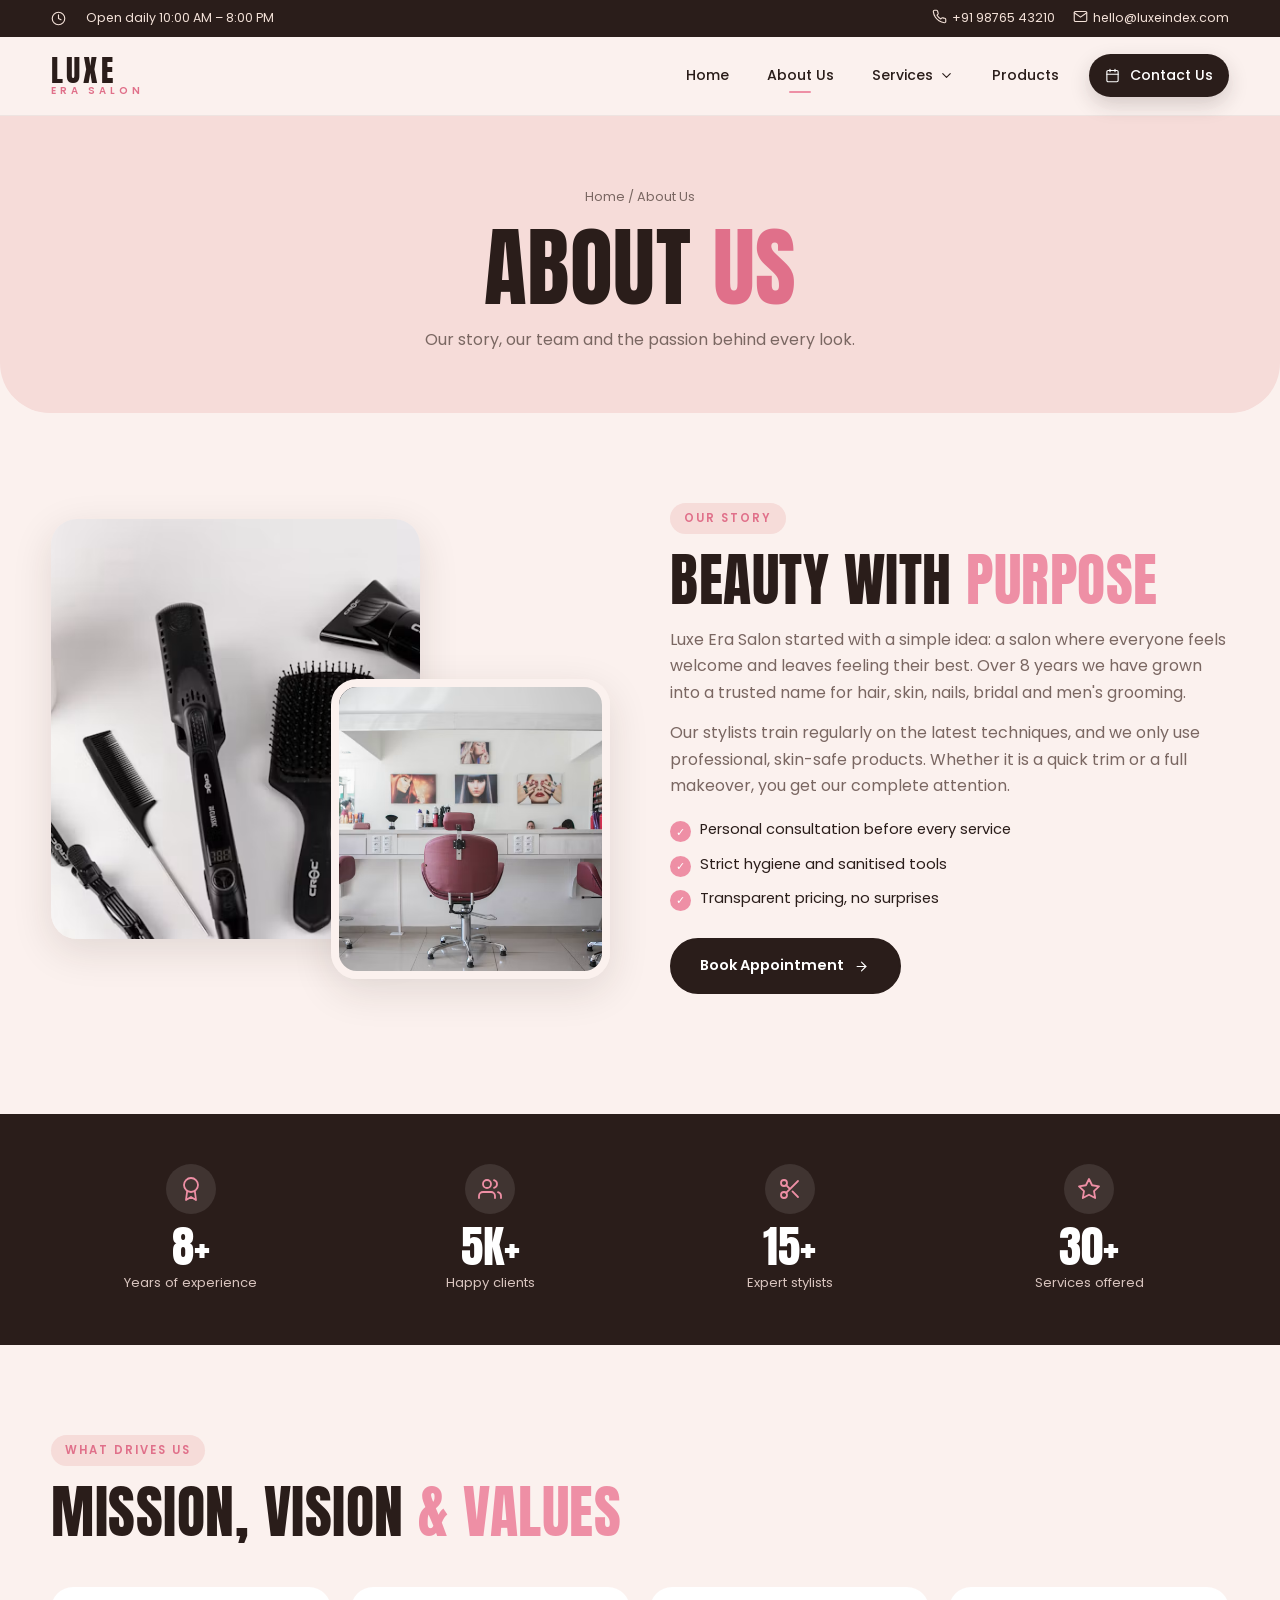
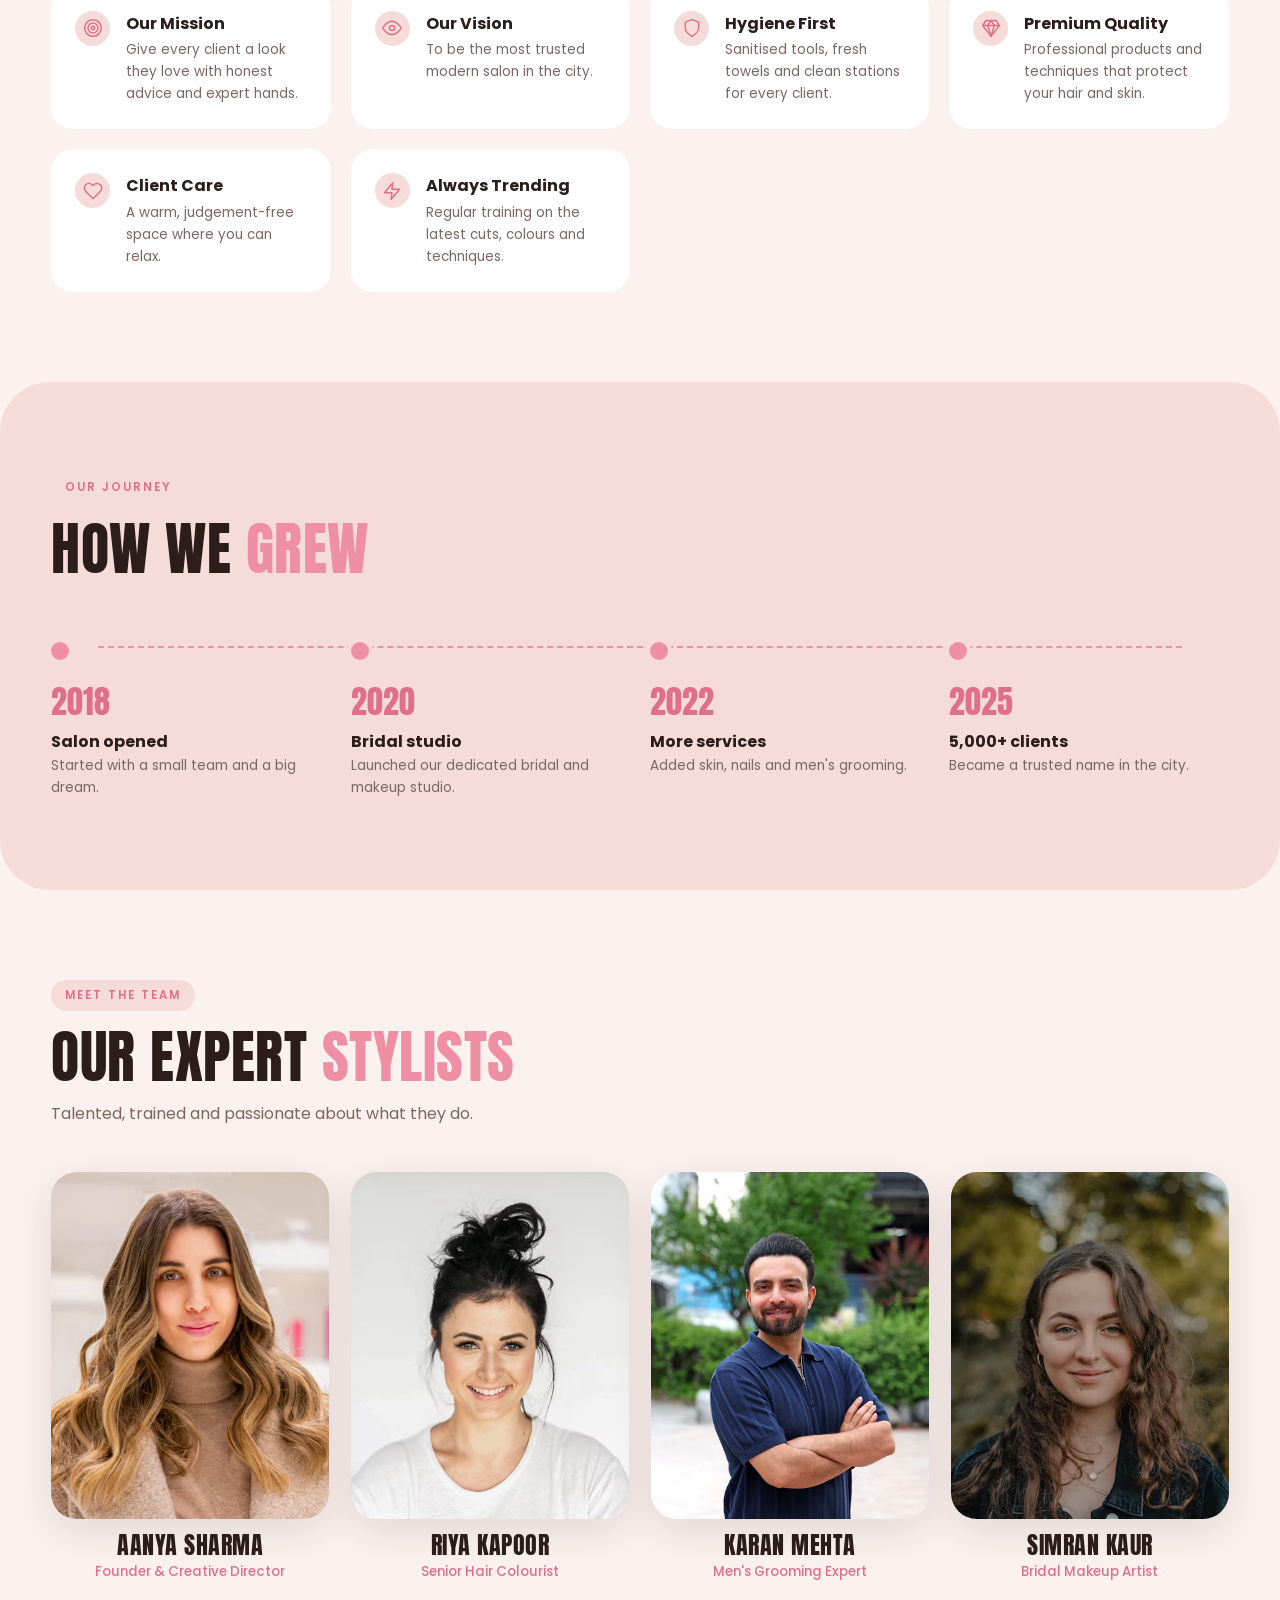
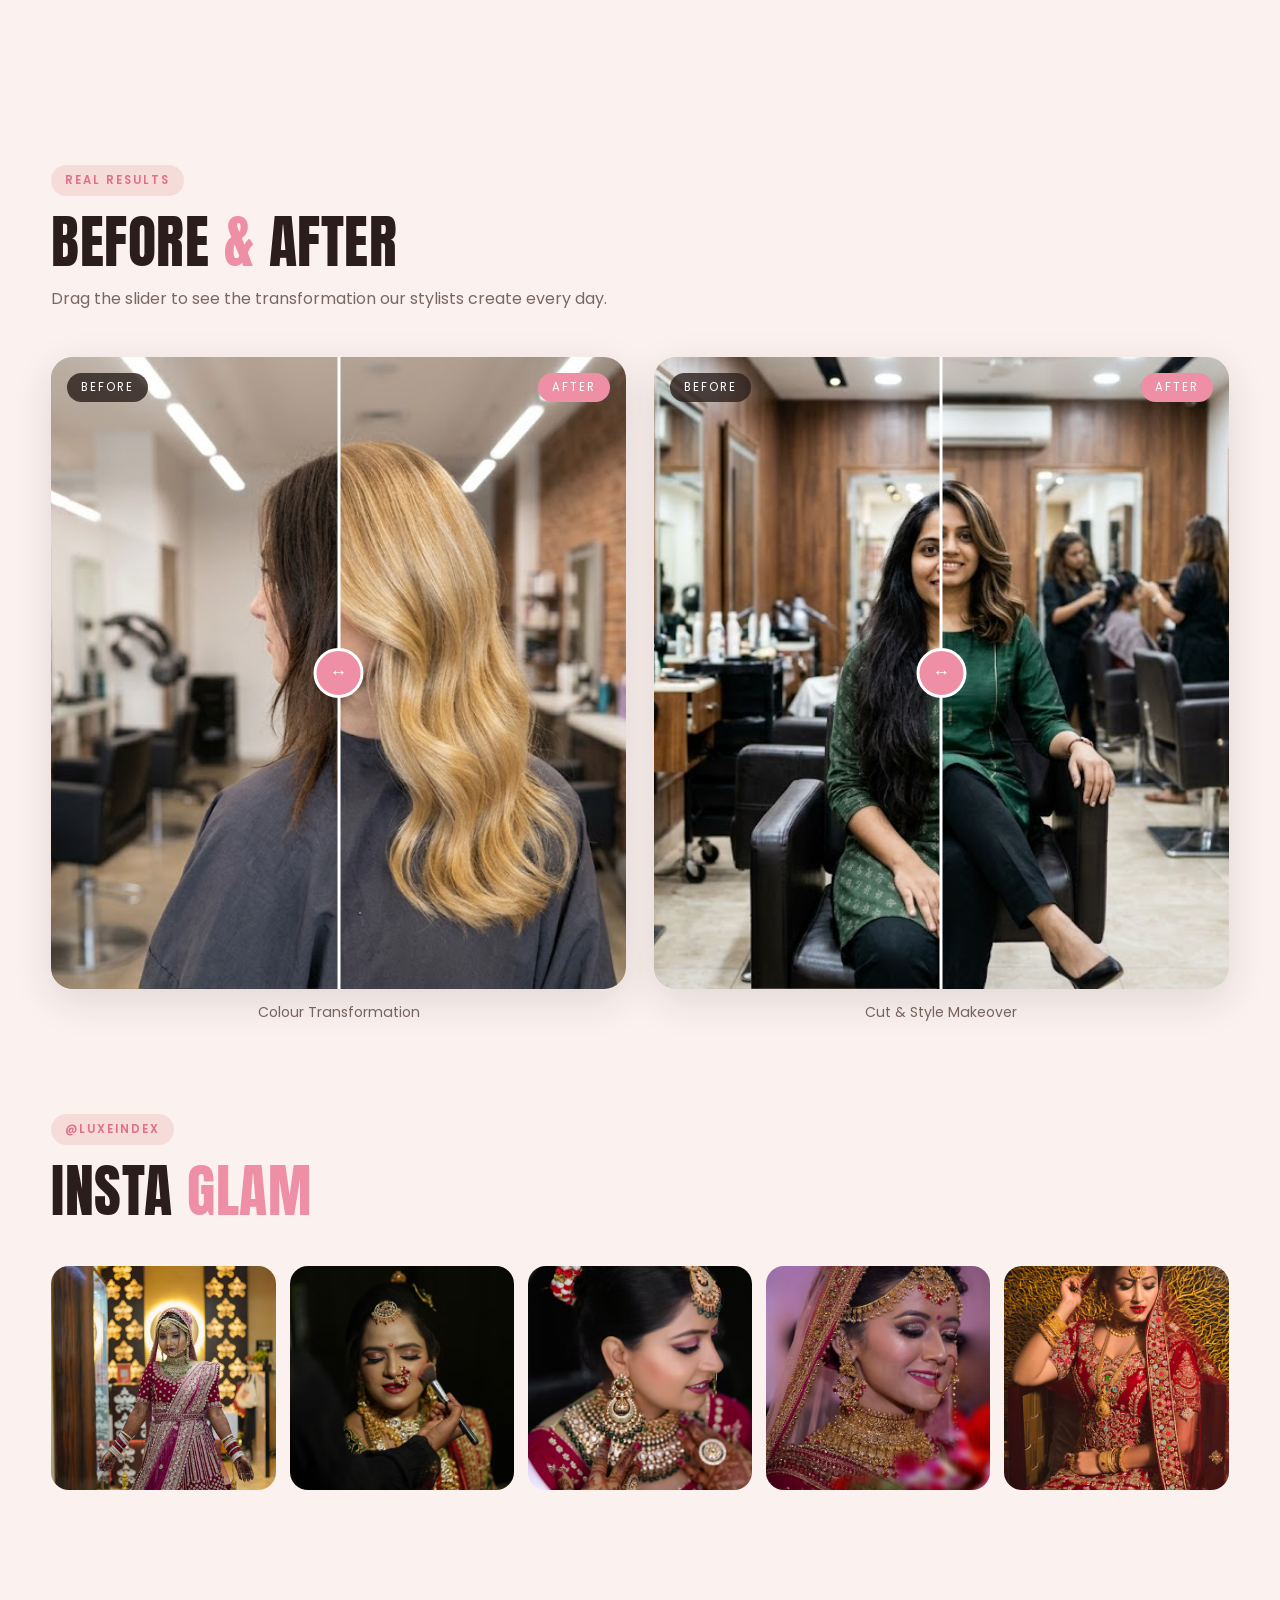
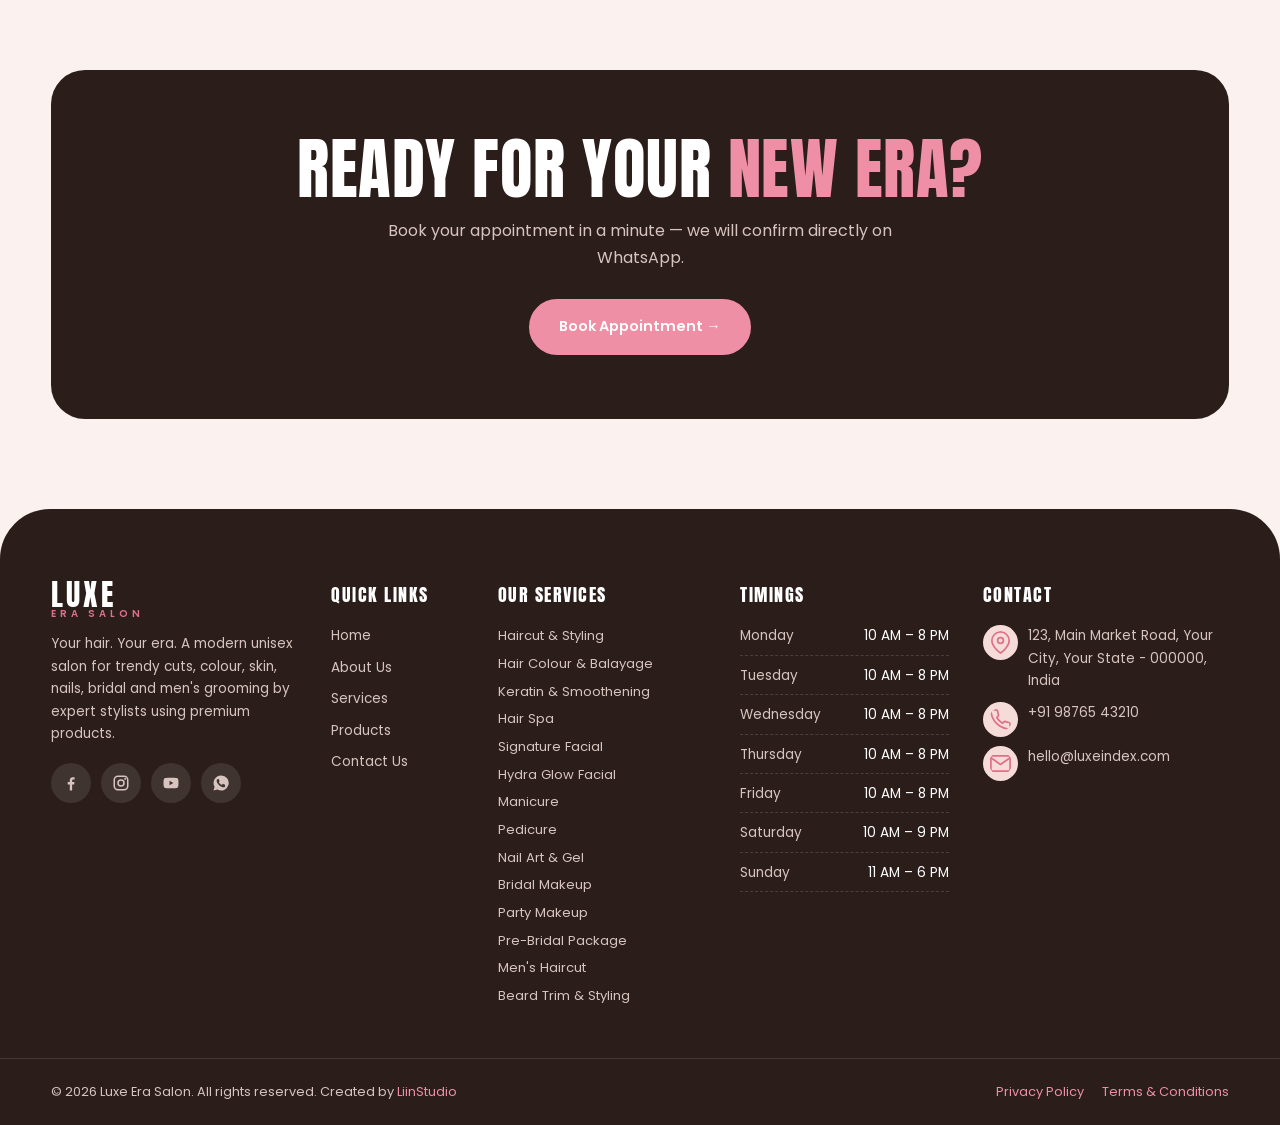
<file: about.html>
<!DOCTYPE html>
<html lang="en">
<head>
<meta charset="UTF-8">
<meta name="viewport" content="width=device-width, initial-scale=1.0">
<title>About Us | Luxe Era Salon</title>
<meta name="description" content="Learn about Luxe Era Salon - our story, values, team and transformations.">
<link rel="icon" href="images/favicon.svg" type="image/svg+xml">
<link rel="preconnect" href="https://fonts.googleapis.com">
<link rel="preconnect" href="https://fonts.gstatic.com" crossorigin>
<link href="https://fonts.googleapis.com/css2?family=Anton&family=Poppins:wght@400;500;600&display=swap" rel="stylesheet">
<link rel="stylesheet" href="css/style.css">
</head>
<body>
<div class="topbar"><div class="container"><span class="hide-m"><svg class="ti" viewBox="0 0 24 24" fill="none" stroke="currentColor" stroke-width="1.8" stroke-linecap="round" stroke-linejoin="round" aria-hidden="true"><circle cx="12" cy="12" r="10"/><polyline points="12 6 12 12 16 14"/></svg> Open daily 10:00 AM – 8:00 PM</span><span><a href="tel:+919876543210"><svg class="ti" viewBox="0 0 24 24" fill="none" stroke="currentColor" stroke-width="1.8" stroke-linecap="round" stroke-linejoin="round" aria-hidden="true"><path d="M22 16.92v3a2 2 0 0 1-2.18 2 19.79 19.79 0 0 1-8.63-3.07 19.5 19.5 0 0 1-6-6 19.79 19.79 0 0 1-3.07-8.67A2 2 0 0 1 4.11 2h3a2 2 0 0 1 2 1.72c.13.96.36 1.9.7 2.81a2 2 0 0 1-.45 2.11L8.09 9.91a16 16 0 0 0 6 6l1.27-1.27a2 2 0 0 1 2.11-.45c.91.34 1.85.57 2.81.7A2 2 0 0 1 22 16.92z"/></svg> +91 98765 43210</a><a href="mailto:hello@luxeindex.com" class="hide-m"><svg class="ti" viewBox="0 0 24 24" fill="none" stroke="currentColor" stroke-width="1.8" stroke-linecap="round" stroke-linejoin="round" aria-hidden="true"><path d="M4 4h16a2 2 0 0 1 2 2v12a2 2 0 0 1-2 2H4a2 2 0 0 1-2-2V6a2 2 0 0 1 2-2z"/><polyline points="22,6 12,13 2,6"/></svg> hello@luxeindex.com</a></span></div></div>
<header>
<div class="container nav">
<a href="index.html" class="logo" aria-label="Luxe Era Salon home"><b>LUXE</b><small>Era Salon</small></a>
<button class="hamburger" aria-label="Menu"><span></span><span></span><span></span></button>
<ul class="nav-links">
<li><a href="index.html">Home</a></li>
<li><a href="about.html" class="active">About Us</a></li>
<li class="has-mega"><a href="services.html">Services <svg class="chev" viewBox="0 0 24 24" fill="none" stroke="currentColor" stroke-width="1.8" stroke-linecap="round" stroke-linejoin="round" aria-hidden="true"><polyline points="6 9 12 15 18 9"/></svg></a>
<div class="mega"><div class="mcol"><a class="mhead" href="services.html#hair"><span class="mic"><svg class="ico" viewBox="0 0 24 24" fill="none" stroke="currentColor" stroke-width="1.8" stroke-linecap="round" stroke-linejoin="round" aria-hidden="true"><circle cx="6" cy="6" r="3"/><circle cx="6" cy="18" r="3"/><path d="M20 4 8.12 15.88M14.47 14.48 20 20M8.12 8.12 12 12"/></svg></span><div><h4>Hair</h4><small>Cuts, colour & treatments</small></div></a><ul><li><a href="services.html#haircut-styling"><span class="ii"><svg class="ico" viewBox="0 0 24 24" fill="none" stroke="currentColor" stroke-width="1.8" stroke-linecap="round" stroke-linejoin="round" aria-hidden="true"><circle cx="6" cy="6" r="3"/><circle cx="6" cy="18" r="3"/><path d="M20 4 8.12 15.88M14.47 14.48 20 20M8.12 8.12 12 12"/></svg></span>Haircut & Styling</a></li><li><a href="services.html#hair-colour-balayage"><span class="ii"><svg class="ico" viewBox="0 0 24 24" fill="none" stroke="currentColor" stroke-width="1.8" stroke-linecap="round" stroke-linejoin="round" aria-hidden="true"><path d="M12 2.69l5.66 5.66a8 8 0 1 1-11.31 0z"/></svg></span>Hair Colour & Balayage</a></li><li><a href="services.html#keratin-smoothening"><span class="ii"><svg class="ico" viewBox="0 0 24 24" fill="none" stroke="currentColor" stroke-width="1.8" stroke-linecap="round" stroke-linejoin="round" aria-hidden="true"><path d="M9.59 4.59A2 2 0 1 1 11 8H2m10.59 11.41A2 2 0 1 0 14 16H2m15.73-8.27A2.5 2.5 0 1 1 19.5 12H2"/></svg></span>Keratin & Smoothening</a></li><li><a href="services.html#hair-spa"><span class="ii"><svg class="ico" viewBox="0 0 24 24" fill="none" stroke="currentColor" stroke-width="1.8" stroke-linecap="round" stroke-linejoin="round" aria-hidden="true"><path d="M20.24 12.24a6 6 0 0 0-8.49-8.49L5 10.5V19h8.5z"/><path d="M16 8 2 22M17.5 15H9"/></svg></span>Hair Spa</a></li><li><a href="services.html#hair-extensions"><span class="ii"><svg class="ico" viewBox="0 0 24 24" fill="none" stroke="currentColor" stroke-width="1.8" stroke-linecap="round" stroke-linejoin="round" aria-hidden="true"><polygon points="12 2 2 7 12 12 22 7 12 2"/><polyline points="2 17 12 22 22 17"/><polyline points="2 12 12 17 22 12"/></svg></span>Hair Extensions</a></li><li><a href="services.html#scalp-treatment"><span class="ii"><svg class="ico" viewBox="0 0 24 24" fill="none" stroke="currentColor" stroke-width="1.8" stroke-linecap="round" stroke-linejoin="round" aria-hidden="true"><circle cx="12" cy="12" r="5"/><path d="M12 1v2M12 21v2M4.22 4.22l1.42 1.42M18.36 18.36l1.42 1.42M1 12h2M21 12h2M4.22 19.78l1.42-1.42M18.36 5.64l1.42-1.42"/></svg></span>Scalp Treatment</a></li></ul></div><div class="mcol"><a class="mhead" href="services.html#skin"><span class="mic"><svg class="ico" viewBox="0 0 24 24" fill="none" stroke="currentColor" stroke-width="1.8" stroke-linecap="round" stroke-linejoin="round" aria-hidden="true"><circle cx="12" cy="12" r="10"/><path d="M8 14s1.5 2 4 2 4-2 4-2M9 9h.01M15 9h.01"/></svg></span><div><h4>Skin & Facial</h4><small>Glow, care & grooming</small></div></a><ul><li><a href="services.html#signature-facial"><span class="ii"><svg class="ico" viewBox="0 0 24 24" fill="none" stroke="currentColor" stroke-width="1.8" stroke-linecap="round" stroke-linejoin="round" aria-hidden="true"><circle cx="12" cy="12" r="10"/><path d="M8 14s1.5 2 4 2 4-2 4-2M9 9h.01M15 9h.01"/></svg></span>Signature Facial</a></li><li><a href="services.html#clean-up-de-tan"><span class="ii"><svg class="ico" viewBox="0 0 24 24" fill="none" stroke="currentColor" stroke-width="1.8" stroke-linecap="round" stroke-linejoin="round" aria-hidden="true"><circle cx="12" cy="12" r="5"/><path d="M12 1v2M12 21v2M4.22 4.22l1.42 1.42M18.36 18.36l1.42 1.42M1 12h2M21 12h2M4.22 19.78l1.42-1.42M18.36 5.64l1.42-1.42"/></svg></span>Clean-up & De-tan</a></li><li><a href="services.html#hydra-glow-facial"><span class="ii"><svg class="ico" viewBox="0 0 24 24" fill="none" stroke="currentColor" stroke-width="1.8" stroke-linecap="round" stroke-linejoin="round" aria-hidden="true"><path d="M12 2.69l5.66 5.66a8 8 0 1 1-11.31 0z"/></svg></span>Hydra Glow Facial</a></li><li><a href="services.html#waxing-threading"><span class="ii"><svg class="ico" viewBox="0 0 24 24" fill="none" stroke="currentColor" stroke-width="1.8" stroke-linecap="round" stroke-linejoin="round" aria-hidden="true"><polygon points="13 2 3 14 12 14 11 22 21 10 12 10 13 2"/></svg></span>Waxing & Threading</a></li><li><a href="services.html#eyebrow-lash-care"><span class="ii"><svg class="ico" viewBox="0 0 24 24" fill="none" stroke="currentColor" stroke-width="1.8" stroke-linecap="round" stroke-linejoin="round" aria-hidden="true"><path d="M1 12s4-8 11-8 11 8 11 8-4 8-11 8-11-8-11-8z"/><circle cx="12" cy="12" r="3"/></svg></span>Eyebrow & Lash Care</a></li><li><a href="services.html#skin-brightening-peel"><span class="ii"><svg class="ico" viewBox="0 0 24 24" fill="none" stroke="currentColor" stroke-width="1.8" stroke-linecap="round" stroke-linejoin="round" aria-hidden="true"><polygon points="12 2 15.09 8.26 22 9.27 17 14.14 18.18 21.02 12 17.77 5.82 21.02 7 14.14 2 9.27 8.91 8.26 12 2"/></svg></span>Skin Brightening Peel</a></li></ul></div><div class="mcol"><a class="mhead" href="services.html#nails"><span class="mic"><svg class="ico" viewBox="0 0 24 24" fill="none" stroke="currentColor" stroke-width="1.8" stroke-linecap="round" stroke-linejoin="round" aria-hidden="true"><path d="M20.84 4.61a5.5 5.5 0 0 0-7.78 0L12 5.67l-1.06-1.06a5.5 5.5 0 0 0-7.78 7.78l1.06 1.06L12 21.23l7.78-7.78 1.06-1.06a5.5 5.5 0 0 0 0-7.78z"/></svg></span><div><h4>Nails & Spa</h4><small>Hands, feet & relaxation</small></div></a><ul><li><a href="services.html#manicure"><span class="ii"><svg class="ico" viewBox="0 0 24 24" fill="none" stroke="currentColor" stroke-width="1.8" stroke-linecap="round" stroke-linejoin="round" aria-hidden="true"><path d="M20.84 4.61a5.5 5.5 0 0 0-7.78 0L12 5.67l-1.06-1.06a5.5 5.5 0 0 0-7.78 7.78l1.06 1.06L12 21.23l7.78-7.78 1.06-1.06a5.5 5.5 0 0 0 0-7.78z"/></svg></span>Manicure</a></li><li><a href="services.html#pedicure"><span class="ii"><svg class="ico" viewBox="0 0 24 24" fill="none" stroke="currentColor" stroke-width="1.8" stroke-linecap="round" stroke-linejoin="round" aria-hidden="true"><path d="M20.24 12.24a6 6 0 0 0-8.49-8.49L5 10.5V19h8.5z"/><path d="M16 8 2 22M17.5 15H9"/></svg></span>Pedicure</a></li><li><a href="services.html#nail-art-gel"><span class="ii"><svg class="ico" viewBox="0 0 24 24" fill="none" stroke="currentColor" stroke-width="1.8" stroke-linecap="round" stroke-linejoin="round" aria-hidden="true"><polygon points="12 2 15.09 8.26 22 9.27 17 14.14 18.18 21.02 12 17.77 5.82 21.02 7 14.14 2 9.27 8.91 8.26 12 2"/></svg></span>Nail Art & Gel</a></li><li><a href="services.html#nail-extensions"><span class="ii"><svg class="ico" viewBox="0 0 24 24" fill="none" stroke="currentColor" stroke-width="1.8" stroke-linecap="round" stroke-linejoin="round" aria-hidden="true"><polygon points="12 2 2 7 12 12 22 7 12 2"/><polyline points="2 17 12 22 22 17"/><polyline points="2 12 12 17 22 12"/></svg></span>Nail Extensions</a></li><li><a href="services.html#body-massage"><span class="ii"><svg class="ico" viewBox="0 0 24 24" fill="none" stroke="currentColor" stroke-width="1.8" stroke-linecap="round" stroke-linejoin="round" aria-hidden="true"><path d="M21 12.79A9 9 0 1 1 11.21 3 7 7 0 0 0 21 12.79z"/></svg></span>Body Massage</a></li><li><a href="services.html#head-shoulder-massage"><span class="ii"><svg class="ico" viewBox="0 0 24 24" fill="none" stroke="currentColor" stroke-width="1.8" stroke-linecap="round" stroke-linejoin="round" aria-hidden="true"><path d="M20 21v-2a4 4 0 0 0-4-4H8a4 4 0 0 0-4 4v2"/><circle cx="12" cy="7" r="4"/></svg></span>Head & Shoulder Massage</a></li></ul></div><div class="mcol"><a class="mhead" href="services.html#bridal"><span class="mic"><svg class="ico" viewBox="0 0 24 24" fill="none" stroke="currentColor" stroke-width="1.8" stroke-linecap="round" stroke-linejoin="round" aria-hidden="true"><circle cx="12" cy="8" r="7"/><polyline points="8.21 13.89 7 23 12 20 17 23 15.79 13.88"/></svg></span><div><h4>Bridal & Makeup</h4><small>Your big day, perfected</small></div></a><ul><li><a href="services.html#bridal-makeup"><span class="ii"><svg class="ico" viewBox="0 0 24 24" fill="none" stroke="currentColor" stroke-width="1.8" stroke-linecap="round" stroke-linejoin="round" aria-hidden="true"><circle cx="12" cy="8" r="7"/><polyline points="8.21 13.89 7 23 12 20 17 23 15.79 13.88"/></svg></span>Bridal Makeup</a></li><li><a href="services.html#party-makeup"><span class="ii"><svg class="ico" viewBox="0 0 24 24" fill="none" stroke="currentColor" stroke-width="1.8" stroke-linecap="round" stroke-linejoin="round" aria-hidden="true"><polygon points="12 2 15.09 8.26 22 9.27 17 14.14 18.18 21.02 12 17.77 5.82 21.02 7 14.14 2 9.27 8.91 8.26 12 2"/></svg></span>Party Makeup</a></li><li><a href="services.html#hair-do-styling"><span class="ii"><svg class="ico" viewBox="0 0 24 24" fill="none" stroke="currentColor" stroke-width="1.8" stroke-linecap="round" stroke-linejoin="round" aria-hidden="true"><polygon points="12 2 2 7 12 12 22 7 12 2"/><polyline points="2 17 12 22 22 17"/><polyline points="2 12 12 17 22 12"/></svg></span>Hair-do & Styling</a></li><li><a href="services.html#pre-bridal-package"><span class="ii"><svg class="ico" viewBox="0 0 24 24" fill="none" stroke="currentColor" stroke-width="1.8" stroke-linecap="round" stroke-linejoin="round" aria-hidden="true"><polyline points="20 12 20 22 4 22 4 12"/><rect x="2" y="7" width="20" height="5"/><path d="M12 22V7M12 7H7.5a2.5 2.5 0 0 1 0-5C11 2 12 7 12 7zM12 7h4.5a2.5 2.5 0 0 0 0-5C13 2 12 7 12 7z"/></svg></span>Pre-Bridal Package</a></li><li><a href="services.html#engagement-reception-makeup"><span class="ii"><svg class="ico" viewBox="0 0 24 24" fill="none" stroke="currentColor" stroke-width="1.8" stroke-linecap="round" stroke-linejoin="round" aria-hidden="true"><path d="M20.84 4.61a5.5 5.5 0 0 0-7.78 0L12 5.67l-1.06-1.06a5.5 5.5 0 0 0-7.78 7.78l1.06 1.06L12 21.23l7.78-7.78 1.06-1.06a5.5 5.5 0 0 0 0-7.78z"/></svg></span>Engagement & Reception Makeup</a></li><li><a href="services.html#saree-draping"><span class="ii"><svg class="ico" viewBox="0 0 24 24" fill="none" stroke="currentColor" stroke-width="1.8" stroke-linecap="round" stroke-linejoin="round" aria-hidden="true"><path d="M20.24 12.24a6 6 0 0 0-8.49-8.49L5 10.5V19h8.5z"/><path d="M16 8 2 22M17.5 15H9"/></svg></span>Saree Draping</a></li></ul></div><div class="mcol"><a class="mhead" href="services.html#men"><span class="mic"><svg class="ico" viewBox="0 0 24 24" fill="none" stroke="currentColor" stroke-width="1.8" stroke-linecap="round" stroke-linejoin="round" aria-hidden="true"><path d="M20 21v-2a4 4 0 0 0-4-4H8a4 4 0 0 0-4 4v2"/><circle cx="12" cy="7" r="4"/></svg></span><div><h4>Men's Grooming</h4><small>Sharp looks for him</small></div></a><ul><li><a href="services.html#men-s-haircut"><span class="ii"><svg class="ico" viewBox="0 0 24 24" fill="none" stroke="currentColor" stroke-width="1.8" stroke-linecap="round" stroke-linejoin="round" aria-hidden="true"><circle cx="6" cy="6" r="3"/><circle cx="6" cy="18" r="3"/><path d="M20 4 8.12 15.88M14.47 14.48 20 20M8.12 8.12 12 12"/></svg></span>Men's Haircut</a></li><li><a href="services.html#beard-trim-styling"><span class="ii"><svg class="ico" viewBox="0 0 24 24" fill="none" stroke="currentColor" stroke-width="1.8" stroke-linecap="round" stroke-linejoin="round" aria-hidden="true"><path d="M20 21v-2a4 4 0 0 0-4-4H8a4 4 0 0 0-4 4v2"/><circle cx="12" cy="7" r="4"/></svg></span>Beard Trim & Styling</a></li><li><a href="services.html#hair-colour-for-men"><span class="ii"><svg class="ico" viewBox="0 0 24 24" fill="none" stroke="currentColor" stroke-width="1.8" stroke-linecap="round" stroke-linejoin="round" aria-hidden="true"><path d="M12 2.69l5.66 5.66a8 8 0 1 1-11.31 0z"/></svg></span>Hair Colour for Men</a></li><li><a href="services.html#men-s-facial"><span class="ii"><svg class="ico" viewBox="0 0 24 24" fill="none" stroke="currentColor" stroke-width="1.8" stroke-linecap="round" stroke-linejoin="round" aria-hidden="true"><circle cx="12" cy="12" r="10"/><path d="M8 14s1.5 2 4 2 4-2 4-2M9 9h.01M15 9h.01"/></svg></span>Men's Facial</a></li><li><a href="services.html#head-massage"><span class="ii"><svg class="ico" viewBox="0 0 24 24" fill="none" stroke="currentColor" stroke-width="1.8" stroke-linecap="round" stroke-linejoin="round" aria-hidden="true"><path d="M21 12.79A9 9 0 1 1 11.21 3 7 7 0 0 0 21 12.79z"/></svg></span>Head Massage</a></li><li><a href="services.html#groom-makeover"><span class="ii"><svg class="ico" viewBox="0 0 24 24" fill="none" stroke="currentColor" stroke-width="1.8" stroke-linecap="round" stroke-linejoin="round" aria-hidden="true"><circle cx="12" cy="8" r="7"/><polyline points="8.21 13.89 7 23 12 20 17 23 15.79 13.88"/></svg></span>Groom Makeover</a></li></ul></div>
<div class="mega-foot"><div><b>First visit offer:</b> 15% off on your first colour or facial. &nbsp; Open daily 10 AM – 8 PM</div><div class="btns"><a class="btn pink" href="contact.html">Book Now</a><a class="btn ghost" href="services.html">All Services</a></div></div>
</div></li>
<li><a href="products.html">Products</a></li>
<li><a href="contact.html" class="book"><svg class="ti" viewBox="0 0 24 24" fill="none" stroke="currentColor" stroke-width="1.8" stroke-linecap="round" stroke-linejoin="round" aria-hidden="true"><rect x="3" y="4" width="18" height="18" rx="2"/><path d="M16 2v4M8 2v4M3 10h18"/></svg> Contact Us</a></li>
</ul>
</div>
</header>
<section class="page-banner"><div class="container"><div class="crumbs"><a href="index.html">Home</a> / About Us</div><h1>About <span>Us</span></h1><p>Our story, our team and the passion behind every look.</p></div></section>
<section class="section"><div class="container about-grid">
<div class="about-imgs reveal"><img src="images/homeabout02.avif" alt="Salon team"><img src="images/homeabout01.avif" alt="Salon interior"></div>
<div class="about-text reveal"><span class="eyebrow">Our Story</span><h2>Beauty with <span>purpose</span></h2>
<p>Luxe Era Salon started with a simple idea: a salon where everyone feels welcome and leaves feeling their best. Over 8 years we have grown into a trusted name for hair, skin, nails, bridal and men's grooming.</p>
<p>Our stylists train regularly on the latest techniques, and we only use professional, skin-safe products. Whether it is a quick trim or a full makeover, you get our complete attention.</p>
<ul class="ticks"><li>Personal consultation before every service</li><li>Strict hygiene and sanitised tools</li><li>Transparent pricing, no surprises</li></ul>
<a href="contact.html" class="btn">Book Appointment <svg class="ti" viewBox="0 0 24 24" fill="none" stroke="currentColor" stroke-width="1.8" stroke-linecap="round" stroke-linejoin="round" aria-hidden="true"><line x1="5" y1="12" x2="19" y2="12"/><polyline points="12 5 19 12 12 19"/></svg></a></div></div></section>
<div class="statband"><div class="container"><div class="reveal"><span><svg class="ico" viewBox="0 0 24 24" fill="none" stroke="currentColor" stroke-width="1.8" stroke-linecap="round" stroke-linejoin="round" aria-hidden="true"><circle cx="12" cy="8" r="7"/><polyline points="8.21 13.89 7 23 12 20 17 23 15.79 13.88"/></svg></span><b>8+</b><small>Years of experience</small></div><div class="reveal"><span><svg class="ico" viewBox="0 0 24 24" fill="none" stroke="currentColor" stroke-width="1.8" stroke-linecap="round" stroke-linejoin="round" aria-hidden="true"><path d="M17 21v-2a4 4 0 0 0-4-4H5a4 4 0 0 0-4 4v2"/><circle cx="9" cy="7" r="4"/><path d="M23 21v-2a4 4 0 0 0-3-3.87M16 3.13a4 4 0 0 1 0 7.75"/></svg></span><b>5K+</b><small>Happy clients</small></div><div class="reveal"><span><svg class="ico" viewBox="0 0 24 24" fill="none" stroke="currentColor" stroke-width="1.8" stroke-linecap="round" stroke-linejoin="round" aria-hidden="true"><circle cx="6" cy="6" r="3"/><circle cx="6" cy="18" r="3"/><path d="M20 4 8.12 15.88M14.47 14.48 20 20M8.12 8.12 12 12"/></svg></span><b>15+</b><small>Expert stylists</small></div><div class="reveal"><span><svg class="ico" viewBox="0 0 24 24" fill="none" stroke="currentColor" stroke-width="1.8" stroke-linecap="round" stroke-linejoin="round" aria-hidden="true"><polygon points="12 2 15.09 8.26 22 9.27 17 14.14 18.18 21.02 12 17.77 5.82 21.02 7 14.14 2 9.27 8.91 8.26 12 2"/></svg></span><b>30+</b><small>Services offered</small></div></div></div>
<section class="section"><div class="container"><div class="sec-head reveal"><span class="eyebrow">What drives us</span><h2>Mission, vision <span>&amp; values</span></h2></div>
<div class="feats"><div class="feat reveal"><div class="fi"><svg class="ico" viewBox="0 0 24 24" fill="none" stroke="currentColor" stroke-width="1.8" stroke-linecap="round" stroke-linejoin="round" aria-hidden="true"><circle cx="12" cy="12" r="10"/><circle cx="12" cy="12" r="6"/><circle cx="12" cy="12" r="2"/></svg></div><div><h4>Our Mission</h4><p>Give every client a look they love with honest advice and expert hands.</p></div></div><div class="feat reveal"><div class="fi"><svg class="ico" viewBox="0 0 24 24" fill="none" stroke="currentColor" stroke-width="1.8" stroke-linecap="round" stroke-linejoin="round" aria-hidden="true"><path d="M1 12s4-8 11-8 11 8 11 8-4 8-11 8-11-8-11-8z"/><circle cx="12" cy="12" r="3"/></svg></div><div><h4>Our Vision</h4><p>To be the most trusted modern salon in the city.</p></div></div><div class="feat reveal"><div class="fi"><svg class="ico" viewBox="0 0 24 24" fill="none" stroke="currentColor" stroke-width="1.8" stroke-linecap="round" stroke-linejoin="round" aria-hidden="true"><path d="M12 22s8-4 8-10V5l-8-3-8 3v7c0 6 8 10 8 10z"/></svg></div><div><h4>Hygiene First</h4><p>Sanitised tools, fresh towels and clean stations for every client.</p></div></div><div class="feat reveal"><div class="fi"><svg class="ico" viewBox="0 0 24 24" fill="none" stroke="currentColor" stroke-width="1.8" stroke-linecap="round" stroke-linejoin="round" aria-hidden="true"><polygon points="6 3 18 3 22 9 12 22 2 9 6 3"/><path d="M2 9h20M12 22 8 9l4-6 4 6z"/></svg></div><div><h4>Premium Quality</h4><p>Professional products and techniques that protect your hair and skin.</p></div></div><div class="feat reveal"><div class="fi"><svg class="ico" viewBox="0 0 24 24" fill="none" stroke="currentColor" stroke-width="1.8" stroke-linecap="round" stroke-linejoin="round" aria-hidden="true"><path d="M20.84 4.61a5.5 5.5 0 0 0-7.78 0L12 5.67l-1.06-1.06a5.5 5.5 0 0 0-7.78 7.78l1.06 1.06L12 21.23l7.78-7.78 1.06-1.06a5.5 5.5 0 0 0 0-7.78z"/></svg></div><div><h4>Client Care</h4><p>A warm, judgement-free space where you can relax.</p></div></div><div class="feat reveal"><div class="fi"><svg class="ico" viewBox="0 0 24 24" fill="none" stroke="currentColor" stroke-width="1.8" stroke-linecap="round" stroke-linejoin="round" aria-hidden="true"><polygon points="13 2 3 14 12 14 11 22 21 10 12 10 13 2"/></svg></div><div><h4>Always Trending</h4><p>Regular training on the latest cuts, colours and techniques.</p></div></div></div></div></section>
<section class="section" style="background:var(--blush);border-radius:50px"><div class="container"><div class="sec-head reveal"><span class="eyebrow">Our journey</span><h2>How we <span>grew</span></h2></div><div class="timeline"><div class="tl reveal"><b>2018</b><h4>Salon opened</h4><p>Started with a small team and a big dream.</p></div><div class="tl reveal"><b>2020</b><h4>Bridal studio</h4><p>Launched our dedicated bridal and makeup studio.</p></div><div class="tl reveal"><b>2022</b><h4>More services</h4><p>Added skin, nails and men's grooming.</p></div><div class="tl reveal"><b>2025</b><h4>5,000+ clients</h4><p>Became a trusted name in the city.</p></div></div></div></section>
<section class="section"><div class="container"><div class="sec-head reveal"><span class="eyebrow">Meet the team</span><h2>Our expert <span>stylists</span></h2><p>Talented, trained and passionate about what they do.</p></div><div class="team-grid"><div class="team reveal"><div class="timg"><img src="images/erasalon01.avif" alt="Aanya Sharma" loading="lazy"></div><h3>Aanya Sharma</h3><small>Founder & Creative Director</small></div><div class="team reveal"><div class="timg"><img src="images/erasalon03.avif" alt="Riya Kapoor" loading="lazy"></div><h3>Riya Kapoor</h3><small>Senior Hair Colourist</small></div><div class="team reveal"><div class="timg"><img src="images/erasalon.avif" alt="Karan Mehta" loading="lazy"></div><h3>Karan Mehta</h3><small>Men's Grooming Expert</small></div><div class="team reveal"><div class="timg"><img src="images/erasalon04.avif" alt="Simran Kaur" loading="lazy"></div><h3>Simran Kaur</h3><small>Bridal Makeup Artist</small></div></div></div></section>
<section class="section"><div class="container"><div class="sec-head reveal"><span class="eyebrow">Real Results</span><h2>Before <span>&amp;</span> After</h2><p>Drag the slider to see the transformation our stylists create every day.</p></div>
<div class="reveal"><div class="ba-wrap"><div><div class="ba"><img src="images/afterimage.jpg" alt="After"><img class="before" src="images/beforeimage.jpg" alt="Before"><span class="tag l">Before</span><span class="tag r">After</span><div class="line"></div><input type="range" min="0" max="100" value="50" aria-label="Before after slider"></div><p class="ba-cap">Colour Transformation</p></div><div><div class="ba"><img src="images/cutafter.jpg" alt="After"><img class="before" src="images/cutbefore.jpg" alt="Before"><span class="tag l">Before</span><span class="tag r">After</span><div class="line"></div><input type="range" min="0" max="100" value="50" aria-label="Before after slider"></div><p class="ba-cap">Cut & Style Makeover</p></div></div></div></div></section>
<section class="section" style="padding-top:0"><div class="container"><div class="sec-head reveal"><span class="eyebrow">@luxeindex</span><h2>Insta <span>Glam</span></h2></div>
<div class="insta reveal"><a href="https://instagram.com/" target="_blank" rel="noopener"><img src="images/insta05.avif" alt="Salon look 1" loading="lazy"></a><a href="https://instagram.com/" target="_blank" rel="noopener"><img src="images/insta04.avif" alt="Salon look 2" loading="lazy"></a><a href="https://instagram.com/" target="_blank" rel="noopener"><img src="images/insta03.avif" alt="Salon look 3" loading="lazy"></a><a href="https://instagram.com/" target="_blank" rel="noopener"><img src="images/insta02.avif" alt="Salon look 4" loading="lazy"></a><a href="https://instagram.com/" target="_blank" rel="noopener"><img src="images/insta01.avif" alt="Salon look 5" loading="lazy"></a></div></div></section>
<section class="section" style="padding-bottom:0"><div class="container"><div class="cta reveal"><h2>Ready for your <span>new era?</span></h2><p>Book your appointment in a minute — we will confirm directly on WhatsApp.</p><a href="contact.html" class="btn pink">Book Appointment →</a></div></div></section>

<footer>
<div class="container f-grid">
<div><a href="index.html" class="logo"><b>LUXE</b><small>Era Salon</small></a>
<p>Your hair. Your era. A modern unisex salon for trendy cuts, colour, skin, nails, bridal and men's grooming by expert stylists using premium products.</p>
<div class="socials"><a href="https://facebook.com/" target="_blank" rel="noopener" aria-label="Facebook"><svg viewBox="0 0 24 24"><path d="M13.5 22v-8h2.7l.4-3.2h-3.1V8.8c0-.9.3-1.5 1.6-1.5h1.7V4.4c-.3 0-1.3-.1-2.4-.1-2.4 0-4 1.5-4 4.1v2.4H7.6V14h2.8v8z"/></svg></a><a href="https://instagram.com/" target="_blank" rel="noopener" aria-label="Instagram"><svg viewBox="0 0 24 24"><rect x="3" y="3" width="18" height="18" rx="5" fill="none" stroke="currentColor" stroke-width="2"/><circle cx="12" cy="12" r="4" fill="none" stroke="currentColor" stroke-width="2"/><circle cx="17.5" cy="6.5" r="1.3"/></svg></a><a href="https://youtube.com/" target="_blank" rel="noopener" aria-label="YouTube"><svg viewBox="0 0 24 24"><path d="M21.6 7.2a2.500 2.500 0 0 0-1.800-1.800C18.200 5 12 5 12 5s-6.200 0-7.800.4A2.500 2.500 0 0 0 2.400 7.200C2 8.800 2 12 2 12s0 3.200.4 4.800a2.500 2.500 0 0 0 1.800 1.800C5.800 19 12 19 12 19s6.200 0 7.800-.4a2.500 2.500 0 0 0 1.800-1.800c.4-1.600.4-4.800.4-4.800s0-3.200-.4-4.800zM10 15V9l5.200 3z"/></svg></a><a href="https://wa.me/919876543210" target="_blank" rel="noopener" aria-label="WhatsApp"><svg viewBox="0 0 24 24"><path d="M12 2a10 10 0 0 0-8.600 15L2 22l5.200-1.400A10 10 0 1 0 12 2zm5.800 14.200c-.2.700-1.400 1.300-1.900 1.400-.5.100-1.100.1-1.800-.1-.4-.1-1-.3-1.700-.6-3-1.300-4.900-4.300-5-4.500-.1-.2-1.200-1.600-1.200-3s.8-2.100 1-2.400c.3-.3.600-.3.800-.3h.6c.2 0 .4 0 .6.500l.8 2c.1.200.1.400 0 .5l-.3.500-.4.400c-.1.100-.3.300-.1.600.2.300.7 1.200 1.500 1.900 1 .9 1.900 1.200 2.200 1.300.3.100.4.100.6-.1l.8-1c.2-.2.400-.2.600-.1l1.900.9c.3.100.5.200.5.300.1.200.1.700-.1 1.200z"/></svg></a></div></div>
<div><h4>Quick Links</h4><ul><li><a href="index.html">Home</a></li><li><a href="about.html">About Us</a></li><li><a href="services.html">Services</a></li><li><a href="products.html">Products</a></li><li><a href="contact.html">Contact Us</a></li></ul></div>
<div class="f-svc"><h4>Our Services</h4><ul><li><a href="services.html#haircut-styling">Haircut & Styling</a></li><li><a href="services.html#hair-colour-balayage">Hair Colour & Balayage</a></li><li><a href="services.html#keratin-smoothening">Keratin & Smoothening</a></li><li><a href="services.html#hair-spa">Hair Spa</a></li><li><a href="services.html#signature-facial">Signature Facial</a></li><li><a href="services.html#hydra-glow-facial">Hydra Glow Facial</a></li><li><a href="services.html#manicure">Manicure</a></li><li><a href="services.html#pedicure">Pedicure</a></li><li><a href="services.html#nail-art-gel">Nail Art & Gel</a></li><li><a href="services.html#bridal-makeup">Bridal Makeup</a></li><li><a href="services.html#party-makeup">Party Makeup</a></li><li><a href="services.html#pre-bridal-package">Pre-Bridal Package</a></li><li><a href="services.html#men-s-haircut">Men's Haircut</a></li><li><a href="services.html#beard-trim-styling">Beard Trim & Styling</a></li></ul></div>
<div class="f-time"><h4>Timings</h4><ul>
<li><span>Monday</span><span>10 AM – 8 PM</span></li><li><span>Tuesday</span><span>10 AM – 8 PM</span></li><li><span>Wednesday</span><span>10 AM – 8 PM</span></li><li><span>Thursday</span><span>10 AM – 8 PM</span></li><li><span>Friday</span><span>10 AM – 8 PM</span></li><li><span>Saturday</span><span>10 AM – 9 PM</span></li><li><span>Sunday</span><span>11 AM – 6 PM</span></li></ul></div>
<div class="f-contact"><h4>Contact</h4><ul>
<li><svg class="fi" viewBox="0 0 24 24" fill="none" stroke="currentColor" stroke-width="1.8" stroke-linecap="round" stroke-linejoin="round" aria-hidden="true"><path d="M21 10c0 7-9 13-9 13s-9-6-9-13a9 9 0 0 1 18 0z"/><circle cx="12" cy="10" r="3"/></svg> <span>123, Main Market Road, Your City, Your State - 000000, India</span></li><li><svg class="fi" viewBox="0 0 24 24" fill="none" stroke="currentColor" stroke-width="1.8" stroke-linecap="round" stroke-linejoin="round" aria-hidden="true"><path d="M22 16.92v3a2 2 0 0 1-2.18 2 19.79 19.79 0 0 1-8.63-3.07 19.5 19.5 0 0 1-6-6 19.79 19.79 0 0 1-3.07-8.67A2 2 0 0 1 4.11 2h3a2 2 0 0 1 2 1.72c.13.96.36 1.9.7 2.81a2 2 0 0 1-.45 2.11L8.09 9.91a16 16 0 0 0 6 6l1.27-1.27a2 2 0 0 1 2.11-.45c.91.34 1.85.57 2.81.7A2 2 0 0 1 22 16.92z"/></svg> <a href="tel:+919876543210">+91 98765 43210</a></li><li><svg class="fi" viewBox="0 0 24 24" fill="none" stroke="currentColor" stroke-width="1.8" stroke-linecap="round" stroke-linejoin="round" aria-hidden="true"><path d="M4 4h16a2 2 0 0 1 2 2v12a2 2 0 0 1-2 2H4a2 2 0 0 1-2-2V6a2 2 0 0 1 2-2z"/><polyline points="22,6 12,13 2,6"/></svg> <a href="mailto:hello@luxeindex.com">hello@luxeindex.com</a></li></ul></div>
</div>
<div class="f-bottom"><div class="container"><span>© <span id="year">2026</span> Luxe Era Salon. All rights reserved. Created by <a href="https://liinstudio.netlify.app/" target="_blank" rel="noopener">LiinStudio</a></span>
<nav><a href="privacy-policy.html">Privacy Policy</a><a href="terms-conditions.html">Terms &amp; Conditions</a></nav></div></div>
</footer>
<button id="toTop" aria-label="Back to top">↑</button>
<script src="js/config.js"></script>
<script src="js/main.js"></script>
</body>
</html>
</file>
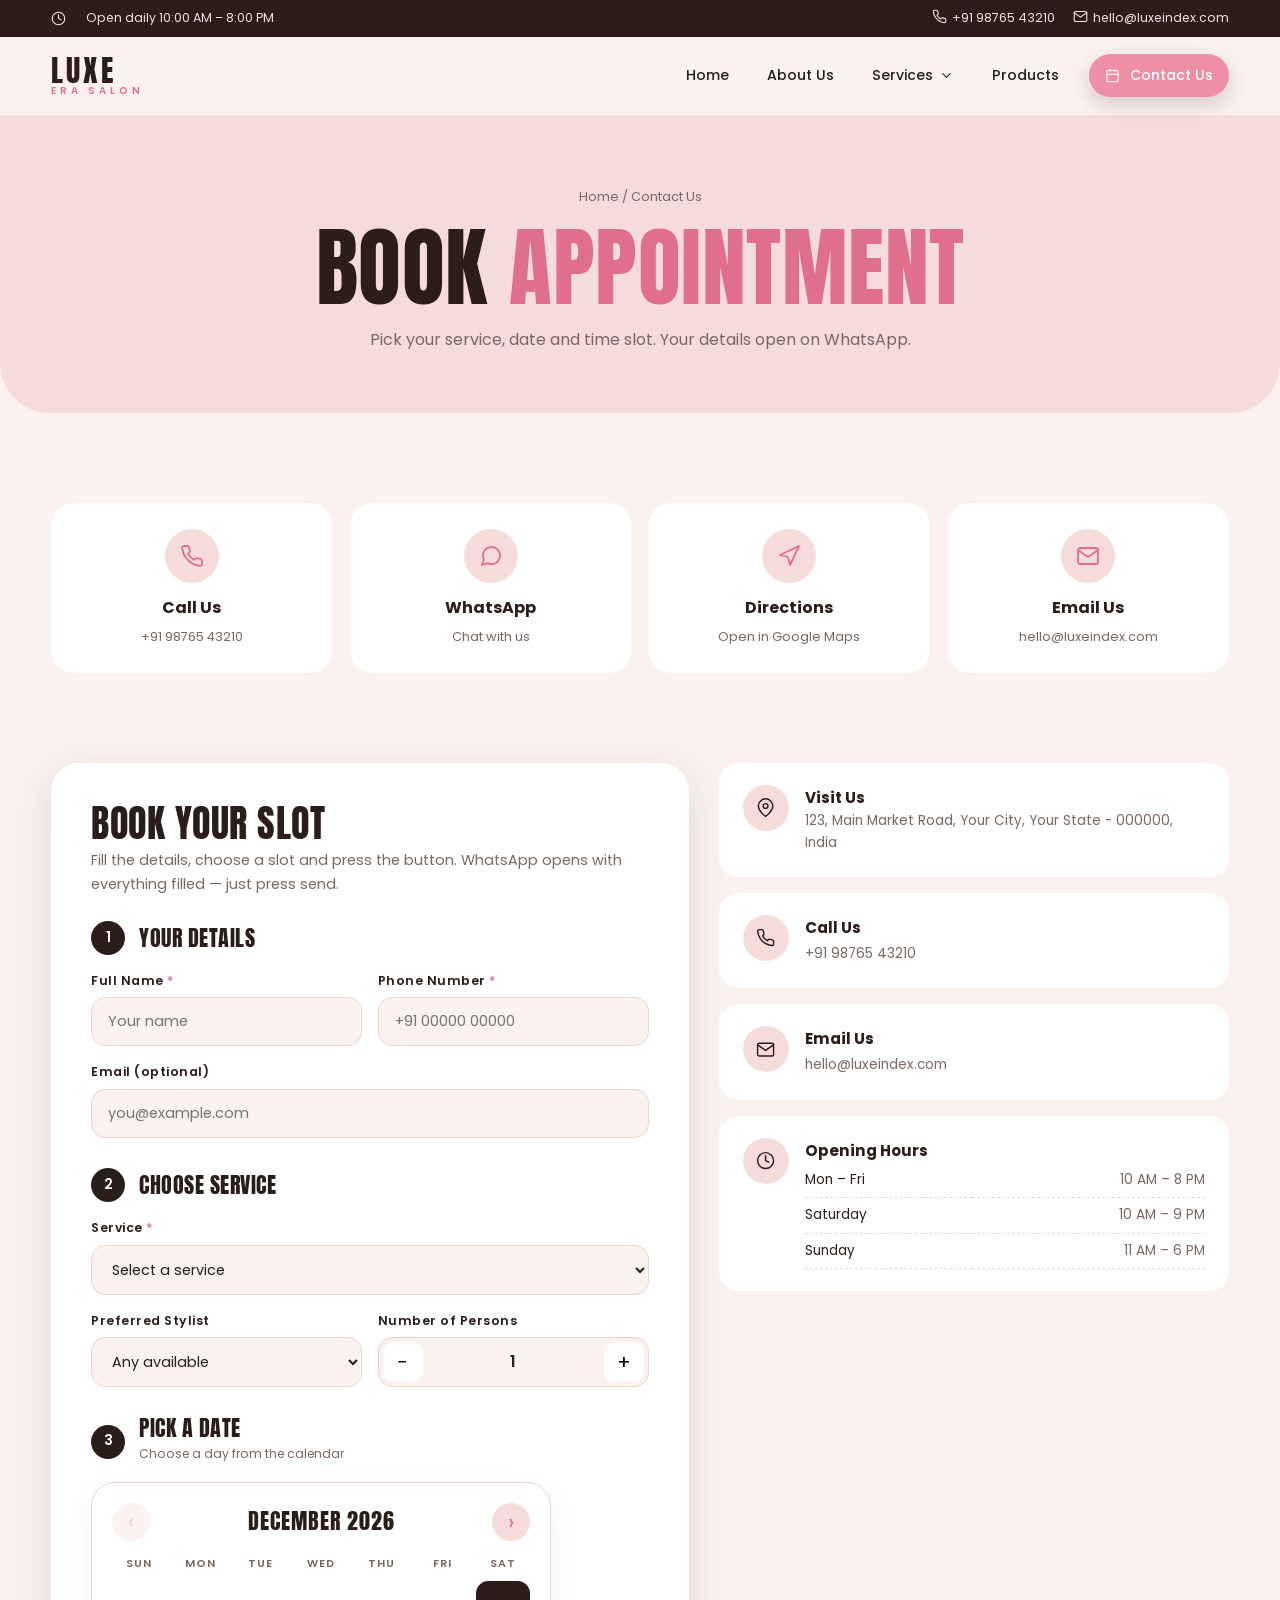
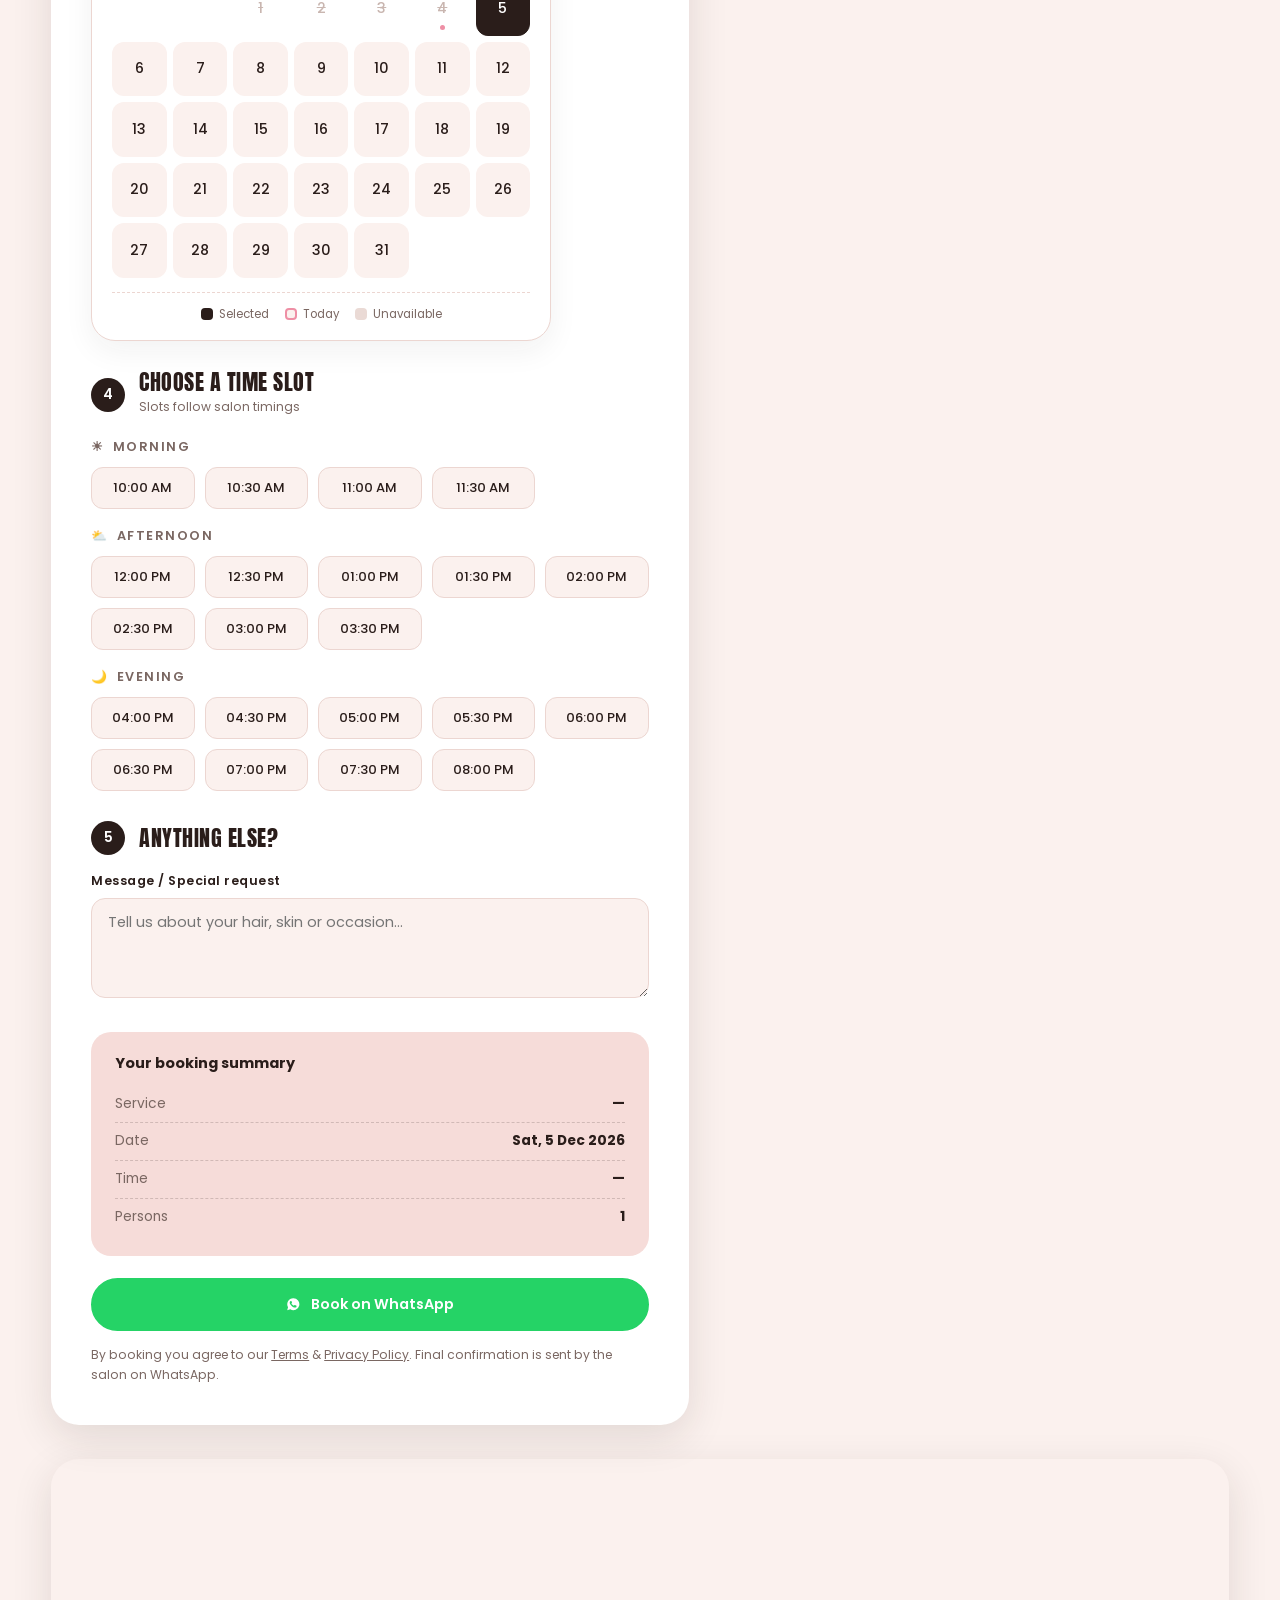
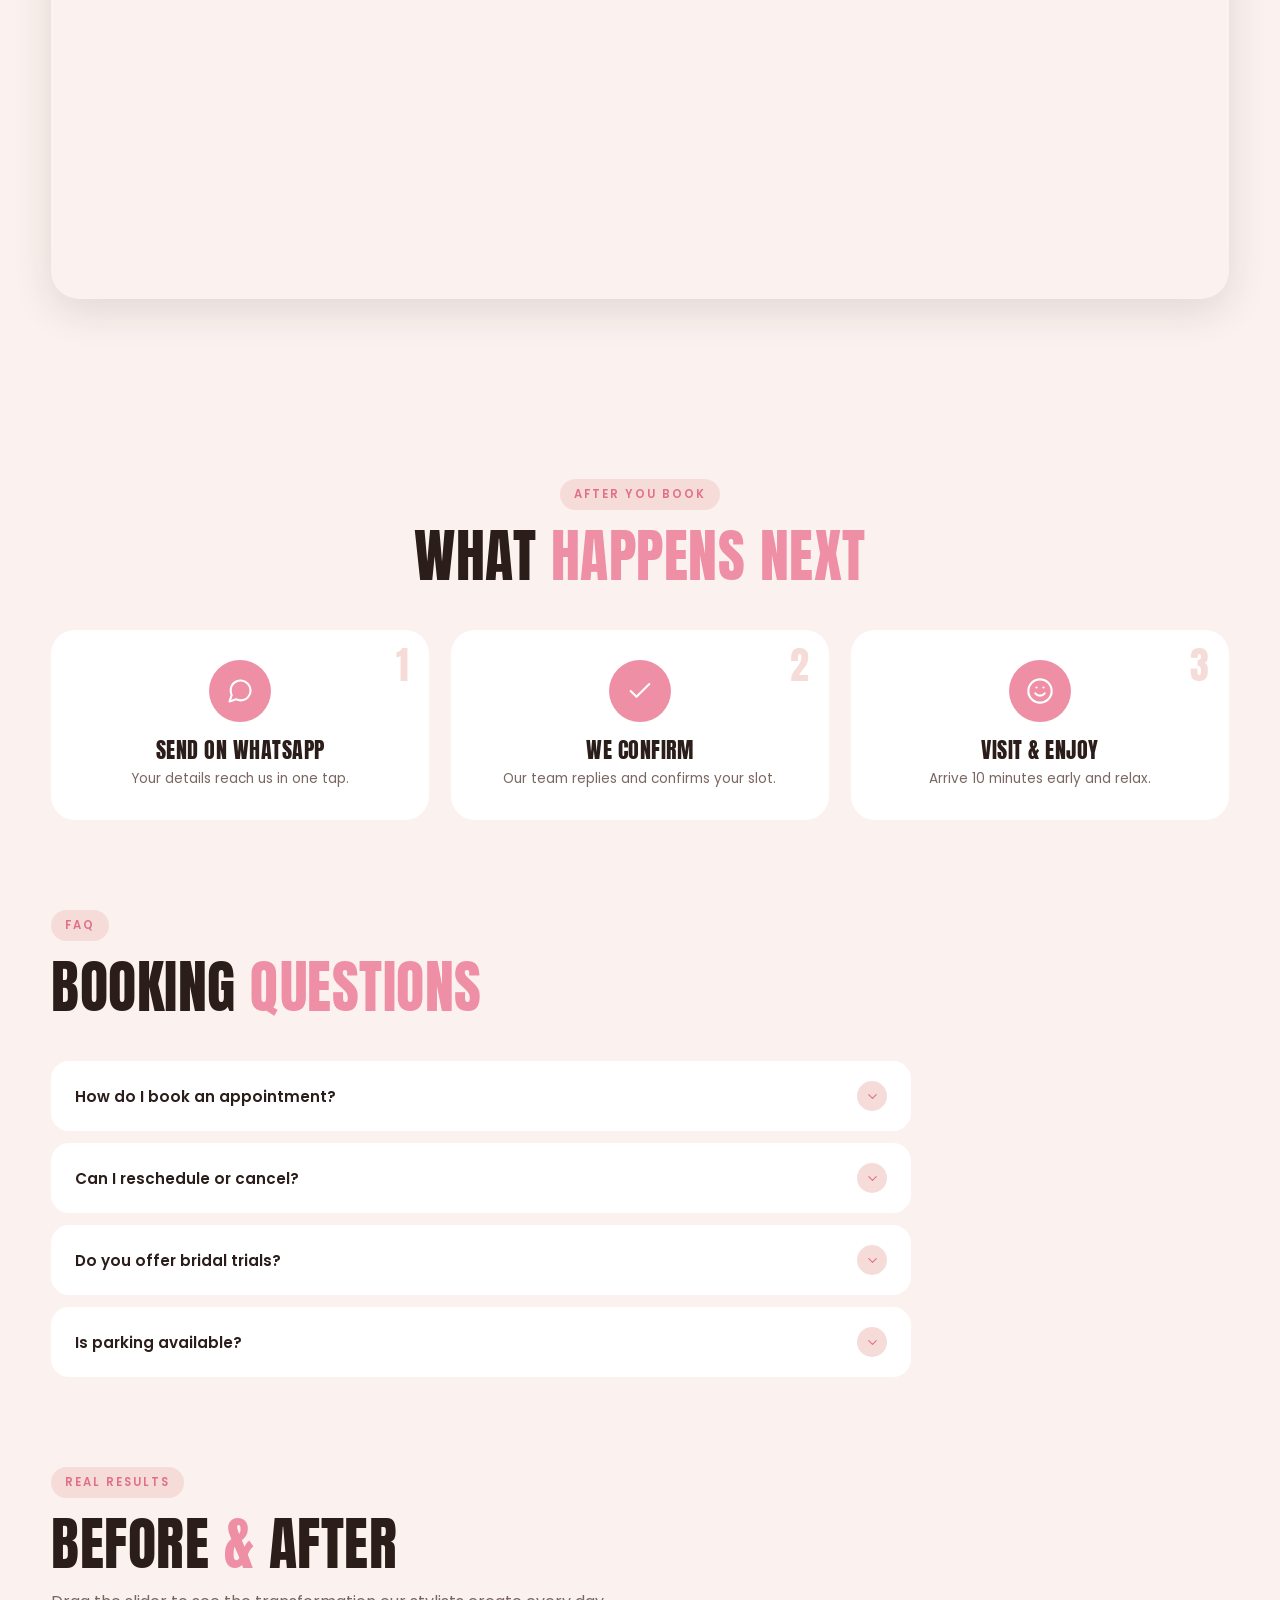
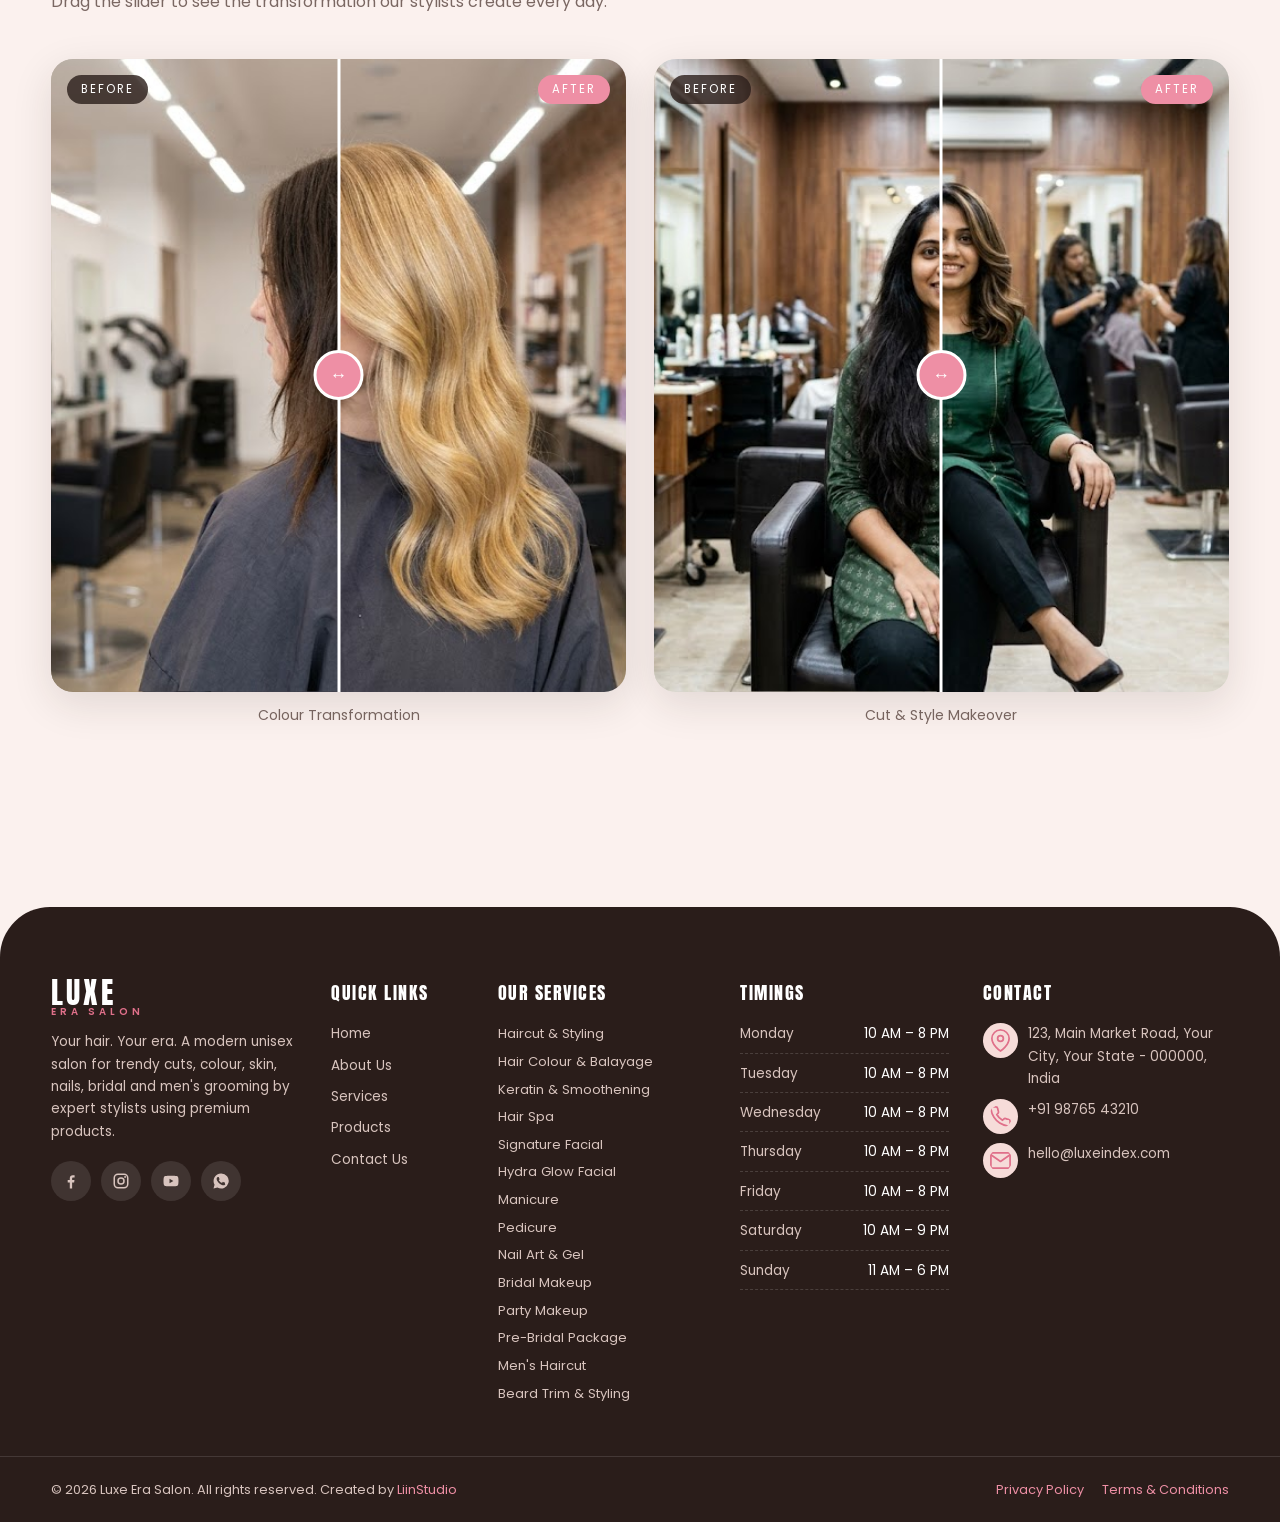
<file: contact.html>
<!DOCTYPE html>
<html lang="en">
<head>
<meta charset="UTF-8">
<meta name="viewport" content="width=device-width, initial-scale=1.0">
<title>Contact &amp; Booking | Luxe Era Salon</title>
<meta name="description" content="Book your salon appointment online - choose date and time slot - and confirm on WhatsApp.">
<link rel="icon" href="images/favicon.svg" type="image/svg+xml">
<link rel="preconnect" href="https://fonts.googleapis.com">
<link rel="preconnect" href="https://fonts.gstatic.com" crossorigin>
<link href="https://fonts.googleapis.com/css2?family=Anton&family=Poppins:wght@400;500;600&display=swap" rel="stylesheet">
<link rel="stylesheet" href="css/style.css">
</head>
<body>
<div class="topbar"><div class="container"><span class="hide-m"><svg class="ti" viewBox="0 0 24 24" fill="none" stroke="currentColor" stroke-width="1.8" stroke-linecap="round" stroke-linejoin="round" aria-hidden="true"><circle cx="12" cy="12" r="10"/><polyline points="12 6 12 12 16 14"/></svg> Open daily 10:00 AM – 8:00 PM</span><span><a href="tel:+919876543210"><svg class="ti" viewBox="0 0 24 24" fill="none" stroke="currentColor" stroke-width="1.8" stroke-linecap="round" stroke-linejoin="round" aria-hidden="true"><path d="M22 16.92v3a2 2 0 0 1-2.18 2 19.79 19.79 0 0 1-8.63-3.07 19.5 19.5 0 0 1-6-6 19.79 19.79 0 0 1-3.07-8.67A2 2 0 0 1 4.11 2h3a2 2 0 0 1 2 1.72c.13.96.36 1.9.7 2.81a2 2 0 0 1-.45 2.11L8.09 9.91a16 16 0 0 0 6 6l1.27-1.27a2 2 0 0 1 2.11-.45c.91.34 1.85.57 2.81.7A2 2 0 0 1 22 16.92z"/></svg> +91 98765 43210</a><a href="mailto:hello@luxeindex.com" class="hide-m"><svg class="ti" viewBox="0 0 24 24" fill="none" stroke="currentColor" stroke-width="1.8" stroke-linecap="round" stroke-linejoin="round" aria-hidden="true"><path d="M4 4h16a2 2 0 0 1 2 2v12a2 2 0 0 1-2 2H4a2 2 0 0 1-2-2V6a2 2 0 0 1 2-2z"/><polyline points="22,6 12,13 2,6"/></svg> hello@luxeindex.com</a></span></div></div>
<header>
<div class="container nav">
<a href="index.html" class="logo" aria-label="Luxe Era Salon home"><b>LUXE</b><small>Era Salon</small></a>
<button class="hamburger" aria-label="Menu"><span></span><span></span><span></span></button>
<ul class="nav-links">
<li><a href="index.html">Home</a></li>
<li><a href="about.html">About Us</a></li>
<li class="has-mega"><a href="services.html">Services <svg class="chev" viewBox="0 0 24 24" fill="none" stroke="currentColor" stroke-width="1.8" stroke-linecap="round" stroke-linejoin="round" aria-hidden="true"><polyline points="6 9 12 15 18 9"/></svg></a>
<div class="mega"><div class="mcol"><a class="mhead" href="services.html#hair"><span class="mic"><svg class="ico" viewBox="0 0 24 24" fill="none" stroke="currentColor" stroke-width="1.8" stroke-linecap="round" stroke-linejoin="round" aria-hidden="true"><circle cx="6" cy="6" r="3"/><circle cx="6" cy="18" r="3"/><path d="M20 4 8.12 15.88M14.47 14.48 20 20M8.12 8.12 12 12"/></svg></span><div><h4>Hair</h4><small>Cuts, colour & treatments</small></div></a><ul><li><a href="services.html#haircut-styling"><span class="ii"><svg class="ico" viewBox="0 0 24 24" fill="none" stroke="currentColor" stroke-width="1.8" stroke-linecap="round" stroke-linejoin="round" aria-hidden="true"><circle cx="6" cy="6" r="3"/><circle cx="6" cy="18" r="3"/><path d="M20 4 8.12 15.88M14.47 14.48 20 20M8.12 8.12 12 12"/></svg></span>Haircut & Styling</a></li><li><a href="services.html#hair-colour-balayage"><span class="ii"><svg class="ico" viewBox="0 0 24 24" fill="none" stroke="currentColor" stroke-width="1.8" stroke-linecap="round" stroke-linejoin="round" aria-hidden="true"><path d="M12 2.69l5.66 5.66a8 8 0 1 1-11.31 0z"/></svg></span>Hair Colour & Balayage</a></li><li><a href="services.html#keratin-smoothening"><span class="ii"><svg class="ico" viewBox="0 0 24 24" fill="none" stroke="currentColor" stroke-width="1.8" stroke-linecap="round" stroke-linejoin="round" aria-hidden="true"><path d="M9.59 4.59A2 2 0 1 1 11 8H2m10.59 11.41A2 2 0 1 0 14 16H2m15.73-8.27A2.5 2.5 0 1 1 19.5 12H2"/></svg></span>Keratin & Smoothening</a></li><li><a href="services.html#hair-spa"><span class="ii"><svg class="ico" viewBox="0 0 24 24" fill="none" stroke="currentColor" stroke-width="1.8" stroke-linecap="round" stroke-linejoin="round" aria-hidden="true"><path d="M20.24 12.24a6 6 0 0 0-8.49-8.49L5 10.5V19h8.5z"/><path d="M16 8 2 22M17.5 15H9"/></svg></span>Hair Spa</a></li><li><a href="services.html#hair-extensions"><span class="ii"><svg class="ico" viewBox="0 0 24 24" fill="none" stroke="currentColor" stroke-width="1.8" stroke-linecap="round" stroke-linejoin="round" aria-hidden="true"><polygon points="12 2 2 7 12 12 22 7 12 2"/><polyline points="2 17 12 22 22 17"/><polyline points="2 12 12 17 22 12"/></svg></span>Hair Extensions</a></li><li><a href="services.html#scalp-treatment"><span class="ii"><svg class="ico" viewBox="0 0 24 24" fill="none" stroke="currentColor" stroke-width="1.8" stroke-linecap="round" stroke-linejoin="round" aria-hidden="true"><circle cx="12" cy="12" r="5"/><path d="M12 1v2M12 21v2M4.22 4.22l1.42 1.42M18.36 18.36l1.42 1.42M1 12h2M21 12h2M4.22 19.78l1.42-1.42M18.36 5.64l1.42-1.42"/></svg></span>Scalp Treatment</a></li></ul></div><div class="mcol"><a class="mhead" href="services.html#skin"><span class="mic"><svg class="ico" viewBox="0 0 24 24" fill="none" stroke="currentColor" stroke-width="1.8" stroke-linecap="round" stroke-linejoin="round" aria-hidden="true"><circle cx="12" cy="12" r="10"/><path d="M8 14s1.5 2 4 2 4-2 4-2M9 9h.01M15 9h.01"/></svg></span><div><h4>Skin & Facial</h4><small>Glow, care & grooming</small></div></a><ul><li><a href="services.html#signature-facial"><span class="ii"><svg class="ico" viewBox="0 0 24 24" fill="none" stroke="currentColor" stroke-width="1.8" stroke-linecap="round" stroke-linejoin="round" aria-hidden="true"><circle cx="12" cy="12" r="10"/><path d="M8 14s1.5 2 4 2 4-2 4-2M9 9h.01M15 9h.01"/></svg></span>Signature Facial</a></li><li><a href="services.html#clean-up-de-tan"><span class="ii"><svg class="ico" viewBox="0 0 24 24" fill="none" stroke="currentColor" stroke-width="1.8" stroke-linecap="round" stroke-linejoin="round" aria-hidden="true"><circle cx="12" cy="12" r="5"/><path d="M12 1v2M12 21v2M4.22 4.22l1.42 1.42M18.36 18.36l1.42 1.42M1 12h2M21 12h2M4.22 19.78l1.42-1.42M18.36 5.64l1.42-1.42"/></svg></span>Clean-up & De-tan</a></li><li><a href="services.html#hydra-glow-facial"><span class="ii"><svg class="ico" viewBox="0 0 24 24" fill="none" stroke="currentColor" stroke-width="1.8" stroke-linecap="round" stroke-linejoin="round" aria-hidden="true"><path d="M12 2.69l5.66 5.66a8 8 0 1 1-11.31 0z"/></svg></span>Hydra Glow Facial</a></li><li><a href="services.html#waxing-threading"><span class="ii"><svg class="ico" viewBox="0 0 24 24" fill="none" stroke="currentColor" stroke-width="1.8" stroke-linecap="round" stroke-linejoin="round" aria-hidden="true"><polygon points="13 2 3 14 12 14 11 22 21 10 12 10 13 2"/></svg></span>Waxing & Threading</a></li><li><a href="services.html#eyebrow-lash-care"><span class="ii"><svg class="ico" viewBox="0 0 24 24" fill="none" stroke="currentColor" stroke-width="1.8" stroke-linecap="round" stroke-linejoin="round" aria-hidden="true"><path d="M1 12s4-8 11-8 11 8 11 8-4 8-11 8-11-8-11-8z"/><circle cx="12" cy="12" r="3"/></svg></span>Eyebrow & Lash Care</a></li><li><a href="services.html#skin-brightening-peel"><span class="ii"><svg class="ico" viewBox="0 0 24 24" fill="none" stroke="currentColor" stroke-width="1.8" stroke-linecap="round" stroke-linejoin="round" aria-hidden="true"><polygon points="12 2 15.09 8.26 22 9.27 17 14.14 18.18 21.02 12 17.77 5.82 21.02 7 14.14 2 9.27 8.91 8.26 12 2"/></svg></span>Skin Brightening Peel</a></li></ul></div><div class="mcol"><a class="mhead" href="services.html#nails"><span class="mic"><svg class="ico" viewBox="0 0 24 24" fill="none" stroke="currentColor" stroke-width="1.8" stroke-linecap="round" stroke-linejoin="round" aria-hidden="true"><path d="M20.84 4.61a5.5 5.5 0 0 0-7.78 0L12 5.67l-1.06-1.06a5.5 5.5 0 0 0-7.78 7.78l1.06 1.06L12 21.23l7.78-7.78 1.06-1.06a5.5 5.5 0 0 0 0-7.78z"/></svg></span><div><h4>Nails & Spa</h4><small>Hands, feet & relaxation</small></div></a><ul><li><a href="services.html#manicure"><span class="ii"><svg class="ico" viewBox="0 0 24 24" fill="none" stroke="currentColor" stroke-width="1.8" stroke-linecap="round" stroke-linejoin="round" aria-hidden="true"><path d="M20.84 4.61a5.5 5.5 0 0 0-7.78 0L12 5.67l-1.06-1.06a5.5 5.5 0 0 0-7.78 7.78l1.06 1.06L12 21.23l7.78-7.78 1.06-1.06a5.5 5.5 0 0 0 0-7.78z"/></svg></span>Manicure</a></li><li><a href="services.html#pedicure"><span class="ii"><svg class="ico" viewBox="0 0 24 24" fill="none" stroke="currentColor" stroke-width="1.8" stroke-linecap="round" stroke-linejoin="round" aria-hidden="true"><path d="M20.24 12.24a6 6 0 0 0-8.49-8.49L5 10.5V19h8.5z"/><path d="M16 8 2 22M17.5 15H9"/></svg></span>Pedicure</a></li><li><a href="services.html#nail-art-gel"><span class="ii"><svg class="ico" viewBox="0 0 24 24" fill="none" stroke="currentColor" stroke-width="1.8" stroke-linecap="round" stroke-linejoin="round" aria-hidden="true"><polygon points="12 2 15.09 8.26 22 9.27 17 14.14 18.18 21.02 12 17.77 5.82 21.02 7 14.14 2 9.27 8.91 8.26 12 2"/></svg></span>Nail Art & Gel</a></li><li><a href="services.html#nail-extensions"><span class="ii"><svg class="ico" viewBox="0 0 24 24" fill="none" stroke="currentColor" stroke-width="1.8" stroke-linecap="round" stroke-linejoin="round" aria-hidden="true"><polygon points="12 2 2 7 12 12 22 7 12 2"/><polyline points="2 17 12 22 22 17"/><polyline points="2 12 12 17 22 12"/></svg></span>Nail Extensions</a></li><li><a href="services.html#body-massage"><span class="ii"><svg class="ico" viewBox="0 0 24 24" fill="none" stroke="currentColor" stroke-width="1.8" stroke-linecap="round" stroke-linejoin="round" aria-hidden="true"><path d="M21 12.79A9 9 0 1 1 11.21 3 7 7 0 0 0 21 12.79z"/></svg></span>Body Massage</a></li><li><a href="services.html#head-shoulder-massage"><span class="ii"><svg class="ico" viewBox="0 0 24 24" fill="none" stroke="currentColor" stroke-width="1.8" stroke-linecap="round" stroke-linejoin="round" aria-hidden="true"><path d="M20 21v-2a4 4 0 0 0-4-4H8a4 4 0 0 0-4 4v2"/><circle cx="12" cy="7" r="4"/></svg></span>Head & Shoulder Massage</a></li></ul></div><div class="mcol"><a class="mhead" href="services.html#bridal"><span class="mic"><svg class="ico" viewBox="0 0 24 24" fill="none" stroke="currentColor" stroke-width="1.8" stroke-linecap="round" stroke-linejoin="round" aria-hidden="true"><circle cx="12" cy="8" r="7"/><polyline points="8.21 13.89 7 23 12 20 17 23 15.79 13.88"/></svg></span><div><h4>Bridal & Makeup</h4><small>Your big day, perfected</small></div></a><ul><li><a href="services.html#bridal-makeup"><span class="ii"><svg class="ico" viewBox="0 0 24 24" fill="none" stroke="currentColor" stroke-width="1.8" stroke-linecap="round" stroke-linejoin="round" aria-hidden="true"><circle cx="12" cy="8" r="7"/><polyline points="8.21 13.89 7 23 12 20 17 23 15.79 13.88"/></svg></span>Bridal Makeup</a></li><li><a href="services.html#party-makeup"><span class="ii"><svg class="ico" viewBox="0 0 24 24" fill="none" stroke="currentColor" stroke-width="1.8" stroke-linecap="round" stroke-linejoin="round" aria-hidden="true"><polygon points="12 2 15.09 8.26 22 9.27 17 14.14 18.18 21.02 12 17.77 5.82 21.02 7 14.14 2 9.27 8.91 8.26 12 2"/></svg></span>Party Makeup</a></li><li><a href="services.html#hair-do-styling"><span class="ii"><svg class="ico" viewBox="0 0 24 24" fill="none" stroke="currentColor" stroke-width="1.8" stroke-linecap="round" stroke-linejoin="round" aria-hidden="true"><polygon points="12 2 2 7 12 12 22 7 12 2"/><polyline points="2 17 12 22 22 17"/><polyline points="2 12 12 17 22 12"/></svg></span>Hair-do & Styling</a></li><li><a href="services.html#pre-bridal-package"><span class="ii"><svg class="ico" viewBox="0 0 24 24" fill="none" stroke="currentColor" stroke-width="1.8" stroke-linecap="round" stroke-linejoin="round" aria-hidden="true"><polyline points="20 12 20 22 4 22 4 12"/><rect x="2" y="7" width="20" height="5"/><path d="M12 22V7M12 7H7.5a2.5 2.5 0 0 1 0-5C11 2 12 7 12 7zM12 7h4.5a2.5 2.5 0 0 0 0-5C13 2 12 7 12 7z"/></svg></span>Pre-Bridal Package</a></li><li><a href="services.html#engagement-reception-makeup"><span class="ii"><svg class="ico" viewBox="0 0 24 24" fill="none" stroke="currentColor" stroke-width="1.8" stroke-linecap="round" stroke-linejoin="round" aria-hidden="true"><path d="M20.84 4.61a5.5 5.5 0 0 0-7.78 0L12 5.67l-1.06-1.06a5.5 5.5 0 0 0-7.78 7.78l1.06 1.06L12 21.23l7.78-7.78 1.06-1.06a5.5 5.5 0 0 0 0-7.78z"/></svg></span>Engagement & Reception Makeup</a></li><li><a href="services.html#saree-draping"><span class="ii"><svg class="ico" viewBox="0 0 24 24" fill="none" stroke="currentColor" stroke-width="1.8" stroke-linecap="round" stroke-linejoin="round" aria-hidden="true"><path d="M20.24 12.24a6 6 0 0 0-8.49-8.49L5 10.5V19h8.5z"/><path d="M16 8 2 22M17.5 15H9"/></svg></span>Saree Draping</a></li></ul></div><div class="mcol"><a class="mhead" href="services.html#men"><span class="mic"><svg class="ico" viewBox="0 0 24 24" fill="none" stroke="currentColor" stroke-width="1.8" stroke-linecap="round" stroke-linejoin="round" aria-hidden="true"><path d="M20 21v-2a4 4 0 0 0-4-4H8a4 4 0 0 0-4 4v2"/><circle cx="12" cy="7" r="4"/></svg></span><div><h4>Men's Grooming</h4><small>Sharp looks for him</small></div></a><ul><li><a href="services.html#men-s-haircut"><span class="ii"><svg class="ico" viewBox="0 0 24 24" fill="none" stroke="currentColor" stroke-width="1.8" stroke-linecap="round" stroke-linejoin="round" aria-hidden="true"><circle cx="6" cy="6" r="3"/><circle cx="6" cy="18" r="3"/><path d="M20 4 8.12 15.88M14.47 14.48 20 20M8.12 8.12 12 12"/></svg></span>Men's Haircut</a></li><li><a href="services.html#beard-trim-styling"><span class="ii"><svg class="ico" viewBox="0 0 24 24" fill="none" stroke="currentColor" stroke-width="1.8" stroke-linecap="round" stroke-linejoin="round" aria-hidden="true"><path d="M20 21v-2a4 4 0 0 0-4-4H8a4 4 0 0 0-4 4v2"/><circle cx="12" cy="7" r="4"/></svg></span>Beard Trim & Styling</a></li><li><a href="services.html#hair-colour-for-men"><span class="ii"><svg class="ico" viewBox="0 0 24 24" fill="none" stroke="currentColor" stroke-width="1.8" stroke-linecap="round" stroke-linejoin="round" aria-hidden="true"><path d="M12 2.69l5.66 5.66a8 8 0 1 1-11.31 0z"/></svg></span>Hair Colour for Men</a></li><li><a href="services.html#men-s-facial"><span class="ii"><svg class="ico" viewBox="0 0 24 24" fill="none" stroke="currentColor" stroke-width="1.8" stroke-linecap="round" stroke-linejoin="round" aria-hidden="true"><circle cx="12" cy="12" r="10"/><path d="M8 14s1.5 2 4 2 4-2 4-2M9 9h.01M15 9h.01"/></svg></span>Men's Facial</a></li><li><a href="services.html#head-massage"><span class="ii"><svg class="ico" viewBox="0 0 24 24" fill="none" stroke="currentColor" stroke-width="1.8" stroke-linecap="round" stroke-linejoin="round" aria-hidden="true"><path d="M21 12.79A9 9 0 1 1 11.21 3 7 7 0 0 0 21 12.79z"/></svg></span>Head Massage</a></li><li><a href="services.html#groom-makeover"><span class="ii"><svg class="ico" viewBox="0 0 24 24" fill="none" stroke="currentColor" stroke-width="1.8" stroke-linecap="round" stroke-linejoin="round" aria-hidden="true"><circle cx="12" cy="8" r="7"/><polyline points="8.21 13.89 7 23 12 20 17 23 15.79 13.88"/></svg></span>Groom Makeover</a></li></ul></div>
<div class="mega-foot"><div><b>First visit offer:</b> 15% off on your first colour or facial. &nbsp; Open daily 10 AM – 8 PM</div><div class="btns"><a class="btn pink" href="contact.html">Book Now</a><a class="btn ghost" href="services.html">All Services</a></div></div>
</div></li>
<li><a href="products.html">Products</a></li>
<li><a href="contact.html" class="book active"><svg class="ti" viewBox="0 0 24 24" fill="none" stroke="currentColor" stroke-width="1.8" stroke-linecap="round" stroke-linejoin="round" aria-hidden="true"><rect x="3" y="4" width="18" height="18" rx="2"/><path d="M16 2v4M8 2v4M3 10h18"/></svg> Contact Us</a></li>
</ul>
</div>
</header>
<section class="page-banner"><div class="container"><div class="crumbs"><a href="index.html">Home</a> / Contact Us</div><h1>Book <span>Appointment</span></h1><p>Pick your service, date and time slot. Your details open on WhatsApp.</p></div></section>
<section class="section" style="padding-bottom:0"><div class="container"><div class="quick"><a class="q-card reveal" href="tel:+919876543210"><span><svg class="ico" viewBox="0 0 24 24" fill="none" stroke="currentColor" stroke-width="1.8" stroke-linecap="round" stroke-linejoin="round" aria-hidden="true"><path d="M22 16.92v3a2 2 0 0 1-2.18 2 19.79 19.79 0 0 1-8.63-3.07 19.5 19.5 0 0 1-6-6 19.79 19.79 0 0 1-3.07-8.67A2 2 0 0 1 4.11 2h3a2 2 0 0 1 2 1.72c.13.96.36 1.9.7 2.81a2 2 0 0 1-.45 2.11L8.09 9.91a16 16 0 0 0 6 6l1.27-1.27a2 2 0 0 1 2.11-.45c.91.34 1.85.57 2.81.7A2 2 0 0 1 22 16.92z"/></svg></span><b>Call Us</b><small>+91 98765 43210</small></a><a class="q-card reveal" href="https://wa.me/919876543210" target="_blank" rel="noopener"><span><svg class="ico" viewBox="0 0 24 24" fill="none" stroke="currentColor" stroke-width="1.8" stroke-linecap="round" stroke-linejoin="round" aria-hidden="true"><path d="M21 11.5a8.38 8.38 0 0 1-.9 3.8 8.5 8.5 0 0 1-7.6 4.7 8.38 8.38 0 0 1-3.8-.9L3 21l1.9-5.7a8.38 8.38 0 0 1-.9-3.8 8.5 8.5 0 0 1 4.7-7.6 8.38 8.38 0 0 1 3.8-.9h.5a8.48 8.48 0 0 1 8 8z"/></svg></span><b>WhatsApp</b><small>Chat with us</small></a><a class="q-card reveal" href="https://www.google.com/maps?q=Amritsar,+Punjab,+India" target="_blank" rel="noopener"><span><svg class="ico" viewBox="0 0 24 24" fill="none" stroke="currentColor" stroke-width="1.8" stroke-linecap="round" stroke-linejoin="round" aria-hidden="true"><polygon points="3 11 22 2 13 21 11 13 3 11"/></svg></span><b>Directions</b><small>Open in Google Maps</small></a><a class="q-card reveal" href="mailto:hello@luxeindex.com"><span><svg class="ico" viewBox="0 0 24 24" fill="none" stroke="currentColor" stroke-width="1.8" stroke-linecap="round" stroke-linejoin="round" aria-hidden="true"><path d="M4 4h16a2 2 0 0 1 2 2v12a2 2 0 0 1-2 2H4a2 2 0 0 1-2-2V6a2 2 0 0 1 2-2z"/><polyline points="22,6 12,13 2,6"/></svg></span><b>Email Us</b><small>hello@luxeindex.com</small></a></div></div></section>
<section class="section"><div class="container">
<div class="contact-grid">
<div class="form-card reveal"><h2>Book your slot</h2><p>Fill the details, choose a slot and press the button. WhatsApp opens with everything filled — just press send.</p>
<form id="bookingForm" novalidate>
<div class="fstep"><span class="fn">1</span><div><h3>Your details</h3></div></div>
<div class="fgrid">
<div class="field" data-req><label for="name">Full Name <em>*</em></label><input id="name" type="text" placeholder="Your name" autocomplete="name"><div class="err">Please enter your name</div></div>
<div class="field" data-req><label for="phone">Phone Number <em>*</em></label><input id="phone" type="tel" placeholder="+91 00000 00000" autocomplete="tel"><div class="err">Enter a valid phone number</div></div>
<div class="field full"><label for="email">Email (optional)</label><input id="email" type="email" placeholder="you@example.com" autocomplete="email"></div>
</div>
<div class="fstep"><span class="fn">2</span><div><h3>Choose service</h3></div></div>
<div class="fgrid">
<div class="field full" data-req><label for="service">Service <em>*</em></label><select id="service"><option value="">Select a service</option><optgroup label="Hair"><option>Haircut & Styling</option><option>Hair Colour & Balayage</option><option>Keratin & Smoothening</option><option>Hair Spa</option><option>Hair Extensions</option><option>Scalp Treatment</option></optgroup><optgroup label="Skin & Facial"><option>Signature Facial</option><option>Clean-up & De-tan</option><option>Hydra Glow Facial</option><option>Waxing & Threading</option><option>Eyebrow & Lash Care</option><option>Skin Brightening Peel</option></optgroup><optgroup label="Nails & Spa"><option>Manicure</option><option>Pedicure</option><option>Nail Art & Gel</option><option>Nail Extensions</option><option>Body Massage</option><option>Head & Shoulder Massage</option></optgroup><optgroup label="Bridal & Makeup"><option>Bridal Makeup</option><option>Party Makeup</option><option>Hair-do & Styling</option><option>Pre-Bridal Package</option><option>Engagement & Reception Makeup</option><option>Saree Draping</option></optgroup><optgroup label="Men's Grooming"><option>Men's Haircut</option><option>Beard Trim & Styling</option><option>Hair Colour for Men</option><option>Men's Facial</option><option>Head Massage</option><option>Groom Makeover</option></optgroup></select><div class="err">Please choose a service</div></div>
<div class="field"><label for="stylist">Preferred Stylist</label><select id="stylist"><option>Any available</option><option>Senior Stylist</option><option>Female Stylist</option><option>Male Stylist</option></select></div>
<div class="field"><label>Number of Persons</label><div class="stepper"><button type="button" id="gMinus" aria-label="Decrease">−</button><output id="guestsOut">1</output><button type="button" id="gPlus" aria-label="Increase">+</button></div><input type="hidden" id="guests" value="1"></div>
</div>
<div class="fstep"><span class="fn">3</span><div><h3>Pick a date</h3><small>Choose a day from the calendar</small></div></div>
<div class="field" data-req data-for="date"><div class="cal" id="dateStrip" aria-label="Select date"></div><input type="hidden" id="date"><div class="err">Please select a date</div></div>
<div class="fstep"><span class="fn">4</span><div><h3>Choose a time slot</h3><small>Slots follow salon timings</small></div></div>
<div class="field" data-req data-for="time"><div id="slotWrap" class="slot-wrap"></div><input type="hidden" id="time"><div class="err">Please select a time slot</div></div>
<div class="fstep"><span class="fn">5</span><div><h3>Anything else?</h3></div></div>
<div class="field"><label for="message">Message / Special request</label><textarea id="message" placeholder="Tell us about your hair, skin or occasion..."></textarea></div>
<div class="summary" id="summary"><h4>Your booking summary</h4><ul>
<li><span>Service</span><b id="sService">—</b></li><li><span>Date</span><b id="sDate">—</b></li><li><span>Time</span><b id="sTime">—</b></li><li><span>Persons</span><b id="sGuests">1</b></li></ul></div>
<button class="btn wa" type="submit" style="margin-top:22px;width:100%;justify-content:center"><svg class="ico" fill="currentColor" viewBox="0 0 24 24"><path d="M12 2a10 10 0 0 0-8.600 15L2 22l5.200-1.400A10 10 0 1 0 12 2zm5.800 14.200c-.2.700-1.400 1.300-1.900 1.400-.5.100-1.100.1-1.800-.1-.4-.1-1-.3-1.700-.6-3-1.300-4.900-4.300-5-4.500-.1-.2-1.200-1.600-1.200-3s.8-2.100 1-2.400c.3-.3.600-.3.800-.3h.6c.2 0 .4 0 .6.500l.8 2c.1.200.1.400 0 .5l-.3.500-.4.400c-.1.100-.3.300-.1.600.2.300.7 1.200 1.500 1.900 1 .9 1.900 1.200 2.200 1.300.3.100.4.100.6-.1l.8-1c.2-.2.400-.2.600-.1l1.900.9c.3.100.5.200.5.300.1.200.1.700-.1 1.200z"/></svg> Book on WhatsApp</button>
<p class="note">By booking you agree to our <a href="terms-conditions.html" style="text-decoration:underline">Terms</a> &amp; <a href="privacy-policy.html" style="text-decoration:underline">Privacy Policy</a>. Final confirmation is sent by the salon on WhatsApp.</p></form></div>
<div class="info-col reveal">
<div class="info-card"><div class="ic"><svg class="ico" viewBox="0 0 24 24" fill="none" stroke="currentColor" stroke-width="1.8" stroke-linecap="round" stroke-linejoin="round" aria-hidden="true"><path d="M21 10c0 7-9 13-9 13s-9-6-9-13a9 9 0 0 1 18 0z"/><circle cx="12" cy="10" r="3"/></svg></div><div><h4>Visit Us</h4><p>123, Main Market Road, Your City, Your State - 000000, India</p></div></div>
<div class="info-card"><div class="ic"><svg class="ico" viewBox="0 0 24 24" fill="none" stroke="currentColor" stroke-width="1.8" stroke-linecap="round" stroke-linejoin="round" aria-hidden="true"><path d="M22 16.92v3a2 2 0 0 1-2.18 2 19.79 19.79 0 0 1-8.63-3.07 19.5 19.5 0 0 1-6-6 19.79 19.79 0 0 1-3.07-8.67A2 2 0 0 1 4.11 2h3a2 2 0 0 1 2 1.72c.13.96.36 1.9.7 2.81a2 2 0 0 1-.45 2.11L8.09 9.91a16 16 0 0 0 6 6l1.27-1.27a2 2 0 0 1 2.11-.45c.91.34 1.85.57 2.81.7A2 2 0 0 1 22 16.92z"/></svg></div><div><h4>Call Us</h4><a href="tel:+919876543210">+91 98765 43210</a></div></div>
<div class="info-card"><div class="ic"><svg class="ico" viewBox="0 0 24 24" fill="none" stroke="currentColor" stroke-width="1.8" stroke-linecap="round" stroke-linejoin="round" aria-hidden="true"><path d="M4 4h16a2 2 0 0 1 2 2v12a2 2 0 0 1-2 2H4a2 2 0 0 1-2-2V6a2 2 0 0 1 2-2z"/><polyline points="22,6 12,13 2,6"/></svg></div><div><h4>Email Us</h4><a href="mailto:hello@luxeindex.com">hello@luxeindex.com</a></div></div>
<div class="info-card"><div class="ic"><svg class="ico" viewBox="0 0 24 24" fill="none" stroke="currentColor" stroke-width="1.8" stroke-linecap="round" stroke-linejoin="round" aria-hidden="true"><circle cx="12" cy="12" r="10"/><polyline points="12 6 12 12 16 14"/></svg></div><div style="width:100%"><h4>Opening Hours</h4><table class="hours-table"><tr><td>Mon – Fri</td><td>10 AM – 8 PM</td></tr><tr><td>Saturday</td><td>10 AM – 9 PM</td></tr><tr><td>Sunday</td><td>11 AM – 6 PM</td></tr></table></div></div>
</div></div>
<div class="map reveal"><iframe src="https://www.google.com/maps?q=Amritsar,+Punjab,+India&output=embed" title="Salon location on Google Maps" loading="lazy" referrerpolicy="no-referrer-when-downgrade" allowfullscreen></iframe></div>
</div></section>
<section class="section" style="padding-bottom:0"><div class="container"><div class="sec-head reveal center"><span class="eyebrow">After you book</span><h2>What <span>happens next</span></h2></div><div class="steps"><div class="step reveal"><div class="sn">1</div><div class="si"><svg class="ico" viewBox="0 0 24 24" fill="none" stroke="currentColor" stroke-width="1.8" stroke-linecap="round" stroke-linejoin="round" aria-hidden="true"><path d="M21 11.5a8.38 8.38 0 0 1-.9 3.8 8.5 8.5 0 0 1-7.6 4.7 8.38 8.38 0 0 1-3.8-.9L3 21l1.9-5.7a8.38 8.38 0 0 1-.9-3.8 8.5 8.5 0 0 1 4.7-7.6 8.38 8.38 0 0 1 3.8-.9h.5a8.48 8.48 0 0 1 8 8z"/></svg></div><h3>Send on WhatsApp</h3><p>Your details reach us in one tap.</p></div><div class="step reveal"><div class="sn">2</div><div class="si"><svg class="ico" viewBox="0 0 24 24" fill="none" stroke="currentColor" stroke-width="1.8" stroke-linecap="round" stroke-linejoin="round" aria-hidden="true"><polyline points="20 6 9 17 4 12"/></svg></div><h3>We confirm</h3><p>Our team replies and confirms your slot.</p></div><div class="step reveal"><div class="sn">3</div><div class="si"><svg class="ico" viewBox="0 0 24 24" fill="none" stroke="currentColor" stroke-width="1.8" stroke-linecap="round" stroke-linejoin="round" aria-hidden="true"><circle cx="12" cy="12" r="10"/><path d="M8 14s1.5 2 4 2 4-2 4-2M9 9h.01M15 9h.01"/></svg></div><h3>Visit & enjoy</h3><p>Arrive 10 minutes early and relax.</p></div></div></div></section>
<section class="section" style="padding-bottom:0"><div class="container"><div class="sec-head reveal"><span class="eyebrow">FAQ</span><h2>Booking <span>questions</span></h2></div><div class="faq reveal"><details><summary>How do I book an appointment?<span><svg class="chev" viewBox="0 0 24 24" fill="none" stroke="currentColor" stroke-width="1.8" stroke-linecap="round" stroke-linejoin="round" aria-hidden="true"><polyline points="6 9 12 15 18 9"/></svg></span></summary><p>Fill the booking form and press "Book on WhatsApp". Your details open in WhatsApp — just press send.</p></details><details><summary>Can I reschedule or cancel?<span><svg class="chev" viewBox="0 0 24 24" fill="none" stroke="currentColor" stroke-width="1.8" stroke-linecap="round" stroke-linejoin="round" aria-hidden="true"><polyline points="6 9 12 15 18 9"/></svg></span></summary><p>Yes. Please message us at least 3 hours before your slot.</p></details><details><summary>Do you offer bridal trials?<span><svg class="chev" viewBox="0 0 24 24" fill="none" stroke="currentColor" stroke-width="1.8" stroke-linecap="round" stroke-linejoin="round" aria-hidden="true"><polyline points="6 9 12 15 18 9"/></svg></span></summary><p>Yes, bridal trials are available. Mention it in the message box and we will arrange a slot.</p></details><details><summary>Is parking available?<span><svg class="chev" viewBox="0 0 24 24" fill="none" stroke="currentColor" stroke-width="1.8" stroke-linecap="round" stroke-linejoin="round" aria-hidden="true"><polyline points="6 9 12 15 18 9"/></svg></span></summary><p>Parking is available near the salon. Message us for exact directions.</p></details></div></div></section>
<section class="section"><div class="container"><div class="sec-head reveal"><span class="eyebrow">Real Results</span><h2>Before <span>&amp;</span> After</h2><p>Drag the slider to see the transformation our stylists create every day.</p></div>
<div class="reveal"><div class="ba-wrap"><div><div class="ba"><img src="images/afterimage.jpg" alt="After"><img class="before" src="images/beforeimage.jpg" alt="Before"><span class="tag l">Before</span><span class="tag r">After</span><div class="line"></div><input type="range" min="0" max="100" value="50" aria-label="Before after slider"></div><p class="ba-cap">Colour Transformation</p></div><div><div class="ba"><img src="images/cutafter.jpg" alt="After"><img class="before" src="images/cutbefore.jpg" alt="Before"><span class="tag l">Before</span><span class="tag r">After</span><div class="line"></div><input type="range" min="0" max="100" value="50" aria-label="Before after slider"></div><p class="ba-cap">Cut & Style Makeover</p></div></div></div></div></section>

<footer>
<div class="container f-grid">
<div><a href="index.html" class="logo"><b>LUXE</b><small>Era Salon</small></a>
<p>Your hair. Your era. A modern unisex salon for trendy cuts, colour, skin, nails, bridal and men's grooming by expert stylists using premium products.</p>
<div class="socials"><a href="https://facebook.com/" target="_blank" rel="noopener" aria-label="Facebook"><svg viewBox="0 0 24 24"><path d="M13.5 22v-8h2.7l.4-3.2h-3.1V8.8c0-.9.3-1.5 1.6-1.5h1.7V4.4c-.3 0-1.3-.1-2.4-.1-2.4 0-4 1.5-4 4.1v2.4H7.6V14h2.8v8z"/></svg></a><a href="https://instagram.com/" target="_blank" rel="noopener" aria-label="Instagram"><svg viewBox="0 0 24 24"><rect x="3" y="3" width="18" height="18" rx="5" fill="none" stroke="currentColor" stroke-width="2"/><circle cx="12" cy="12" r="4" fill="none" stroke="currentColor" stroke-width="2"/><circle cx="17.5" cy="6.5" r="1.3"/></svg></a><a href="https://youtube.com/" target="_blank" rel="noopener" aria-label="YouTube"><svg viewBox="0 0 24 24"><path d="M21.6 7.2a2.500 2.500 0 0 0-1.800-1.800C18.200 5 12 5 12 5s-6.200 0-7.800.4A2.500 2.500 0 0 0 2.400 7.200C2 8.800 2 12 2 12s0 3.200.4 4.800a2.500 2.500 0 0 0 1.800 1.800C5.800 19 12 19 12 19s6.200 0 7.800-.4a2.500 2.500 0 0 0 1.800-1.800c.4-1.600.4-4.800.4-4.800s0-3.200-.4-4.800zM10 15V9l5.200 3z"/></svg></a><a href="https://wa.me/919876543210" target="_blank" rel="noopener" aria-label="WhatsApp"><svg viewBox="0 0 24 24"><path d="M12 2a10 10 0 0 0-8.600 15L2 22l5.200-1.400A10 10 0 1 0 12 2zm5.800 14.200c-.2.700-1.400 1.300-1.900 1.400-.5.100-1.100.1-1.800-.1-.4-.1-1-.3-1.700-.6-3-1.300-4.900-4.300-5-4.500-.1-.2-1.200-1.600-1.200-3s.8-2.100 1-2.400c.3-.3.600-.3.800-.3h.6c.2 0 .4 0 .6.500l.8 2c.1.200.1.400 0 .5l-.3.500-.4.400c-.1.100-.3.300-.1.600.2.300.7 1.200 1.500 1.900 1 .9 1.900 1.200 2.200 1.300.3.100.4.100.6-.1l.8-1c.2-.2.400-.2.600-.1l1.900.9c.3.100.5.200.5.300.1.200.1.700-.1 1.200z"/></svg></a></div></div>
<div><h4>Quick Links</h4><ul><li><a href="index.html">Home</a></li><li><a href="about.html">About Us</a></li><li><a href="services.html">Services</a></li><li><a href="products.html">Products</a></li><li><a href="contact.html">Contact Us</a></li></ul></div>
<div class="f-svc"><h4>Our Services</h4><ul><li><a href="services.html#haircut-styling">Haircut & Styling</a></li><li><a href="services.html#hair-colour-balayage">Hair Colour & Balayage</a></li><li><a href="services.html#keratin-smoothening">Keratin & Smoothening</a></li><li><a href="services.html#hair-spa">Hair Spa</a></li><li><a href="services.html#signature-facial">Signature Facial</a></li><li><a href="services.html#hydra-glow-facial">Hydra Glow Facial</a></li><li><a href="services.html#manicure">Manicure</a></li><li><a href="services.html#pedicure">Pedicure</a></li><li><a href="services.html#nail-art-gel">Nail Art & Gel</a></li><li><a href="services.html#bridal-makeup">Bridal Makeup</a></li><li><a href="services.html#party-makeup">Party Makeup</a></li><li><a href="services.html#pre-bridal-package">Pre-Bridal Package</a></li><li><a href="services.html#men-s-haircut">Men's Haircut</a></li><li><a href="services.html#beard-trim-styling">Beard Trim & Styling</a></li></ul></div>
<div class="f-time"><h4>Timings</h4><ul>
<li><span>Monday</span><span>10 AM – 8 PM</span></li><li><span>Tuesday</span><span>10 AM – 8 PM</span></li><li><span>Wednesday</span><span>10 AM – 8 PM</span></li><li><span>Thursday</span><span>10 AM – 8 PM</span></li><li><span>Friday</span><span>10 AM – 8 PM</span></li><li><span>Saturday</span><span>10 AM – 9 PM</span></li><li><span>Sunday</span><span>11 AM – 6 PM</span></li></ul></div>
<div class="f-contact"><h4>Contact</h4><ul>
<li><svg class="fi" viewBox="0 0 24 24" fill="none" stroke="currentColor" stroke-width="1.8" stroke-linecap="round" stroke-linejoin="round" aria-hidden="true"><path d="M21 10c0 7-9 13-9 13s-9-6-9-13a9 9 0 0 1 18 0z"/><circle cx="12" cy="10" r="3"/></svg> <span>123, Main Market Road, Your City, Your State - 000000, India</span></li><li><svg class="fi" viewBox="0 0 24 24" fill="none" stroke="currentColor" stroke-width="1.8" stroke-linecap="round" stroke-linejoin="round" aria-hidden="true"><path d="M22 16.92v3a2 2 0 0 1-2.18 2 19.79 19.79 0 0 1-8.63-3.07 19.5 19.5 0 0 1-6-6 19.79 19.79 0 0 1-3.07-8.67A2 2 0 0 1 4.11 2h3a2 2 0 0 1 2 1.72c.13.96.36 1.9.7 2.81a2 2 0 0 1-.45 2.11L8.09 9.91a16 16 0 0 0 6 6l1.27-1.27a2 2 0 0 1 2.11-.45c.91.34 1.85.57 2.81.7A2 2 0 0 1 22 16.92z"/></svg> <a href="tel:+919876543210">+91 98765 43210</a></li><li><svg class="fi" viewBox="0 0 24 24" fill="none" stroke="currentColor" stroke-width="1.8" stroke-linecap="round" stroke-linejoin="round" aria-hidden="true"><path d="M4 4h16a2 2 0 0 1 2 2v12a2 2 0 0 1-2 2H4a2 2 0 0 1-2-2V6a2 2 0 0 1 2-2z"/><polyline points="22,6 12,13 2,6"/></svg> <a href="mailto:hello@luxeindex.com">hello@luxeindex.com</a></li></ul></div>
</div>
<div class="f-bottom"><div class="container"><span>© <span id="year">2026</span> Luxe Era Salon. All rights reserved. Created by <a href="https://liinstudio.netlify.app/" target="_blank" rel="noopener">LiinStudio</a></span>
<nav><a href="privacy-policy.html">Privacy Policy</a><a href="terms-conditions.html">Terms &amp; Conditions</a></nav></div></div>
</footer>
<button id="toTop" aria-label="Back to top">↑</button>
<script src="js/config.js"></script>
<script src="js/main.js"></script>
</body>
</html>
</file>
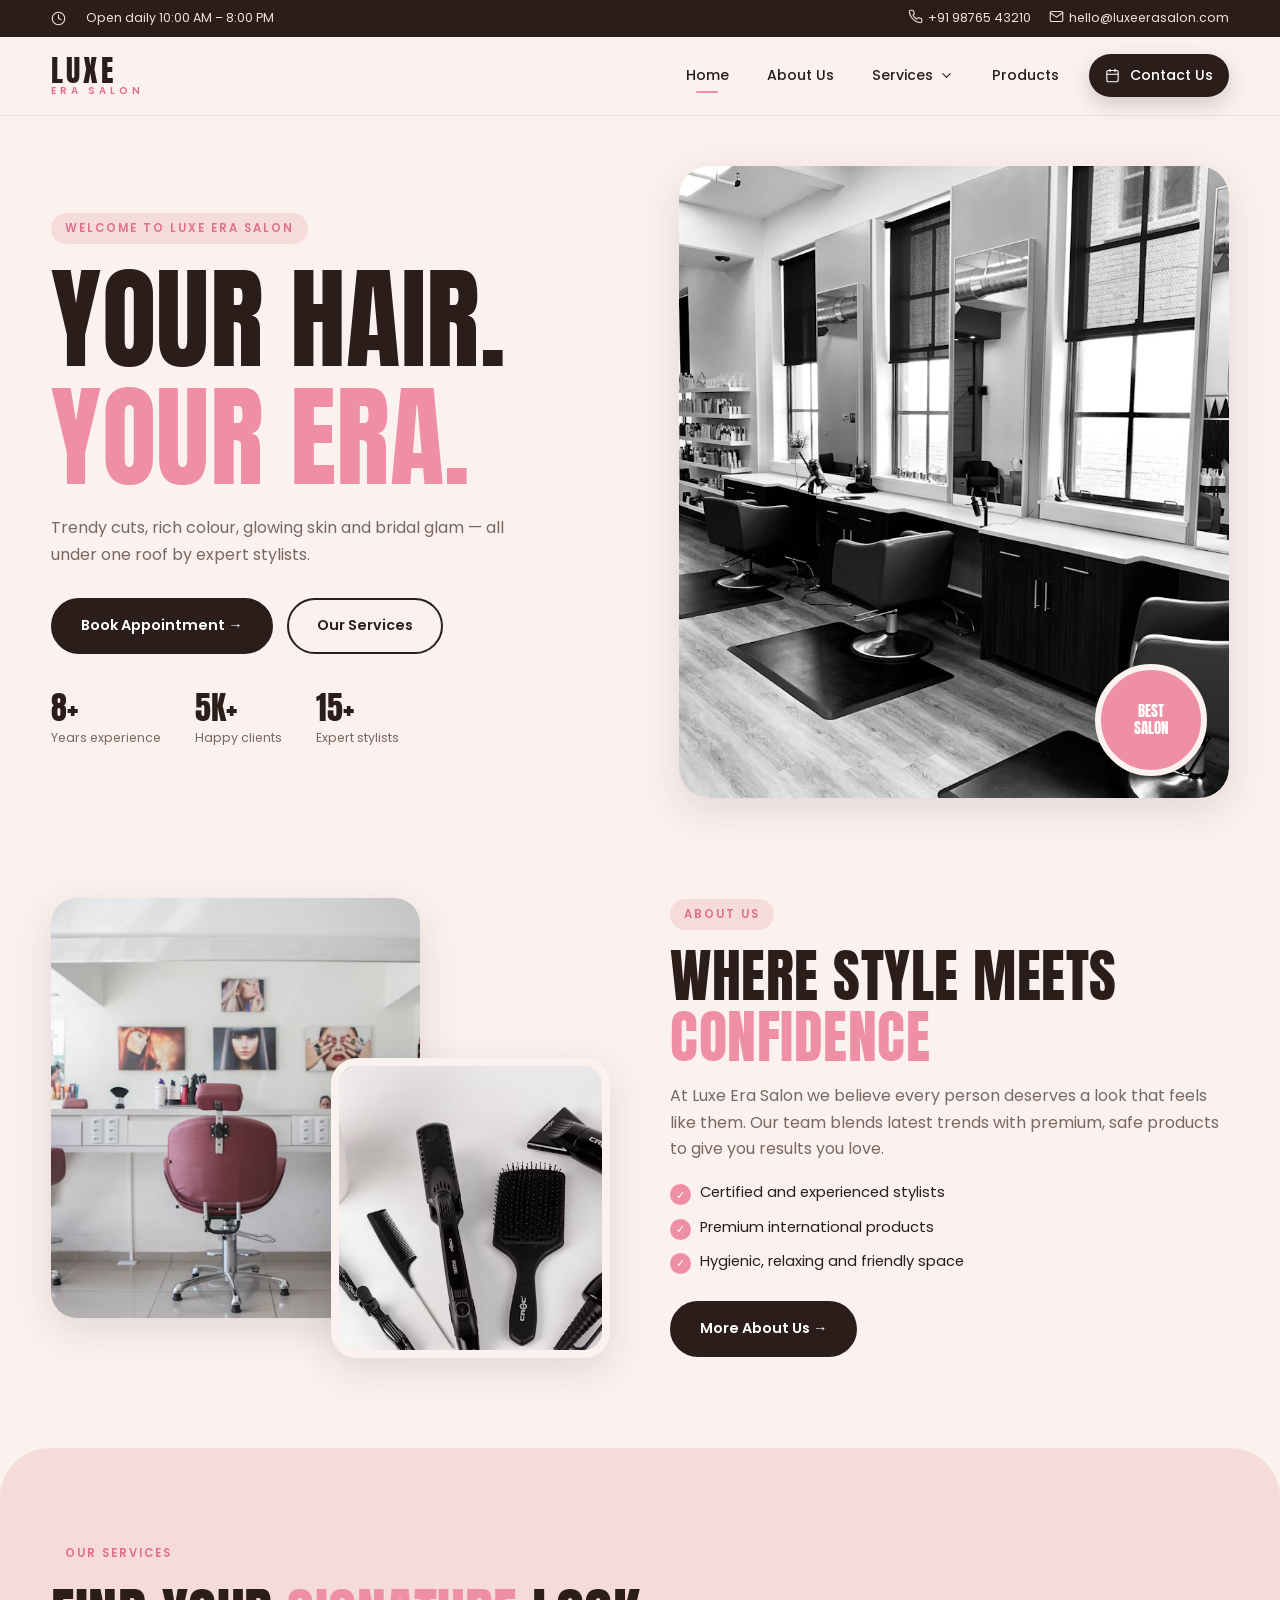
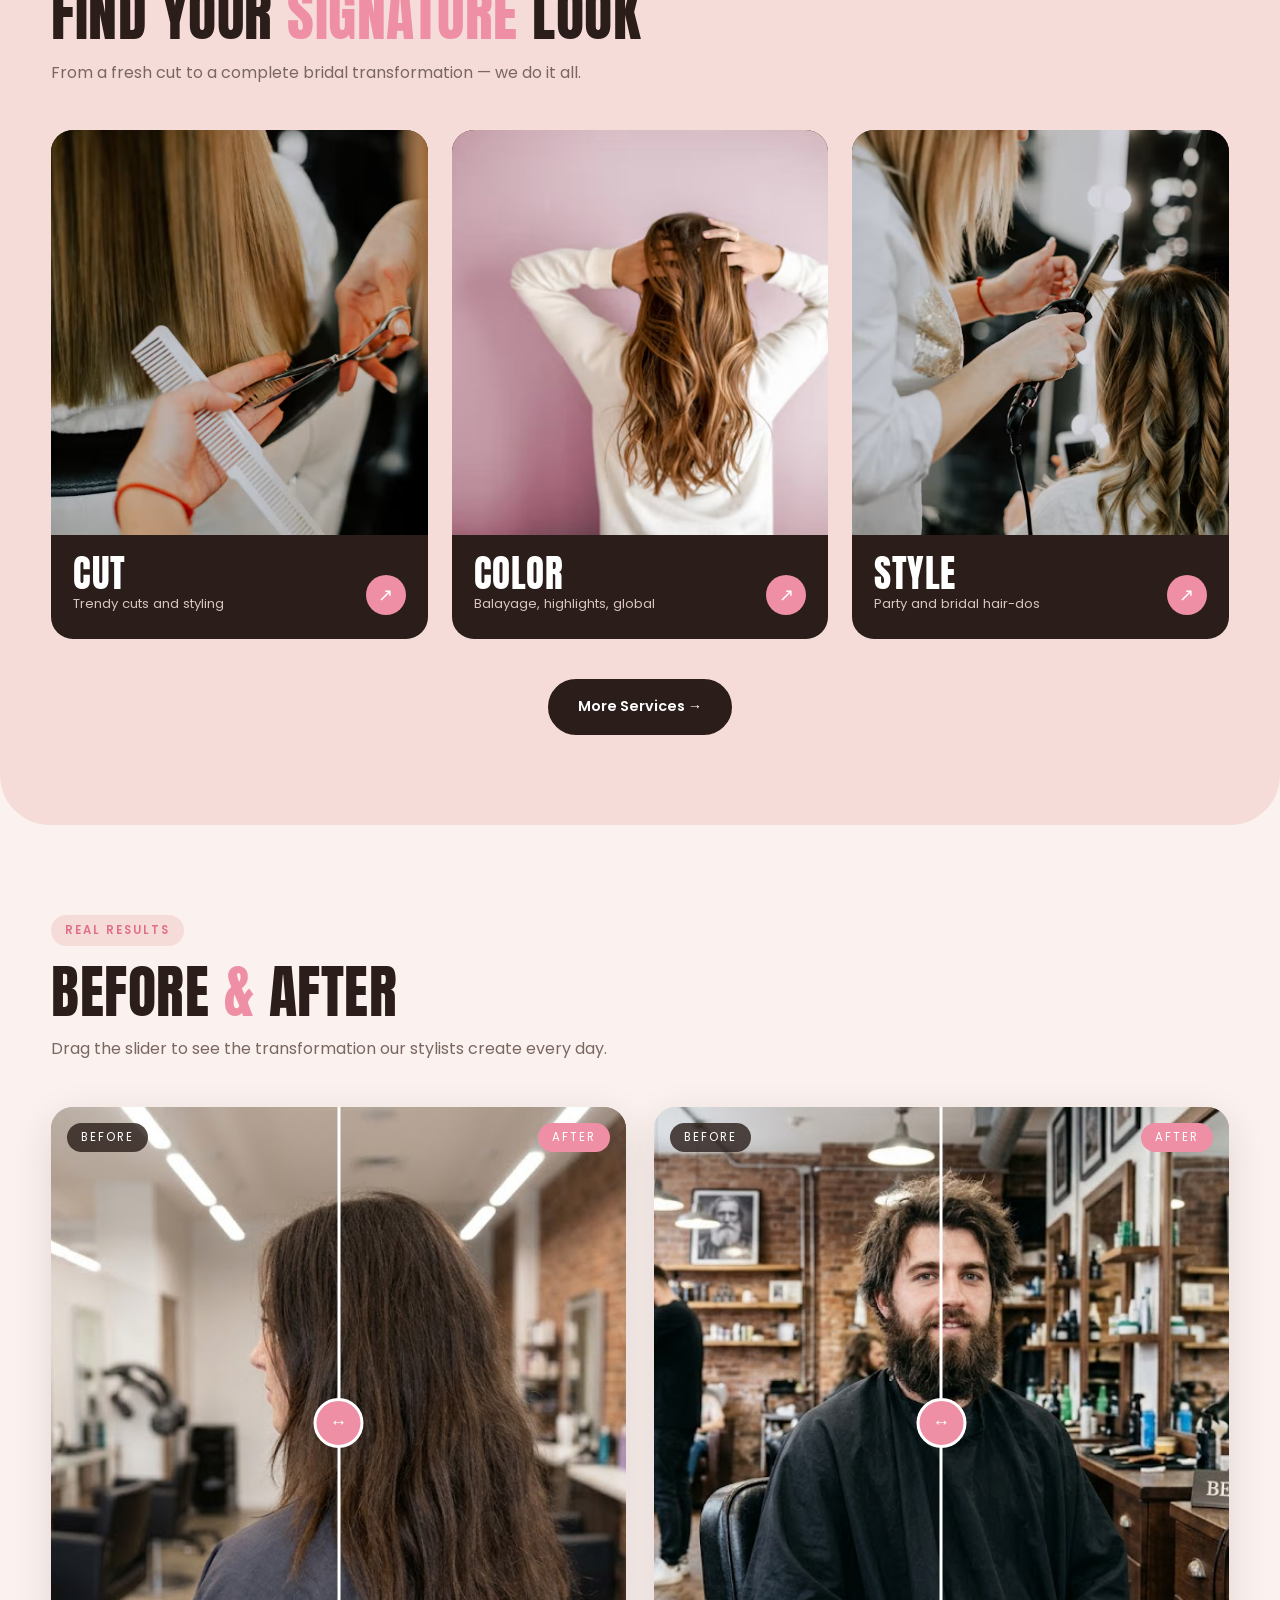
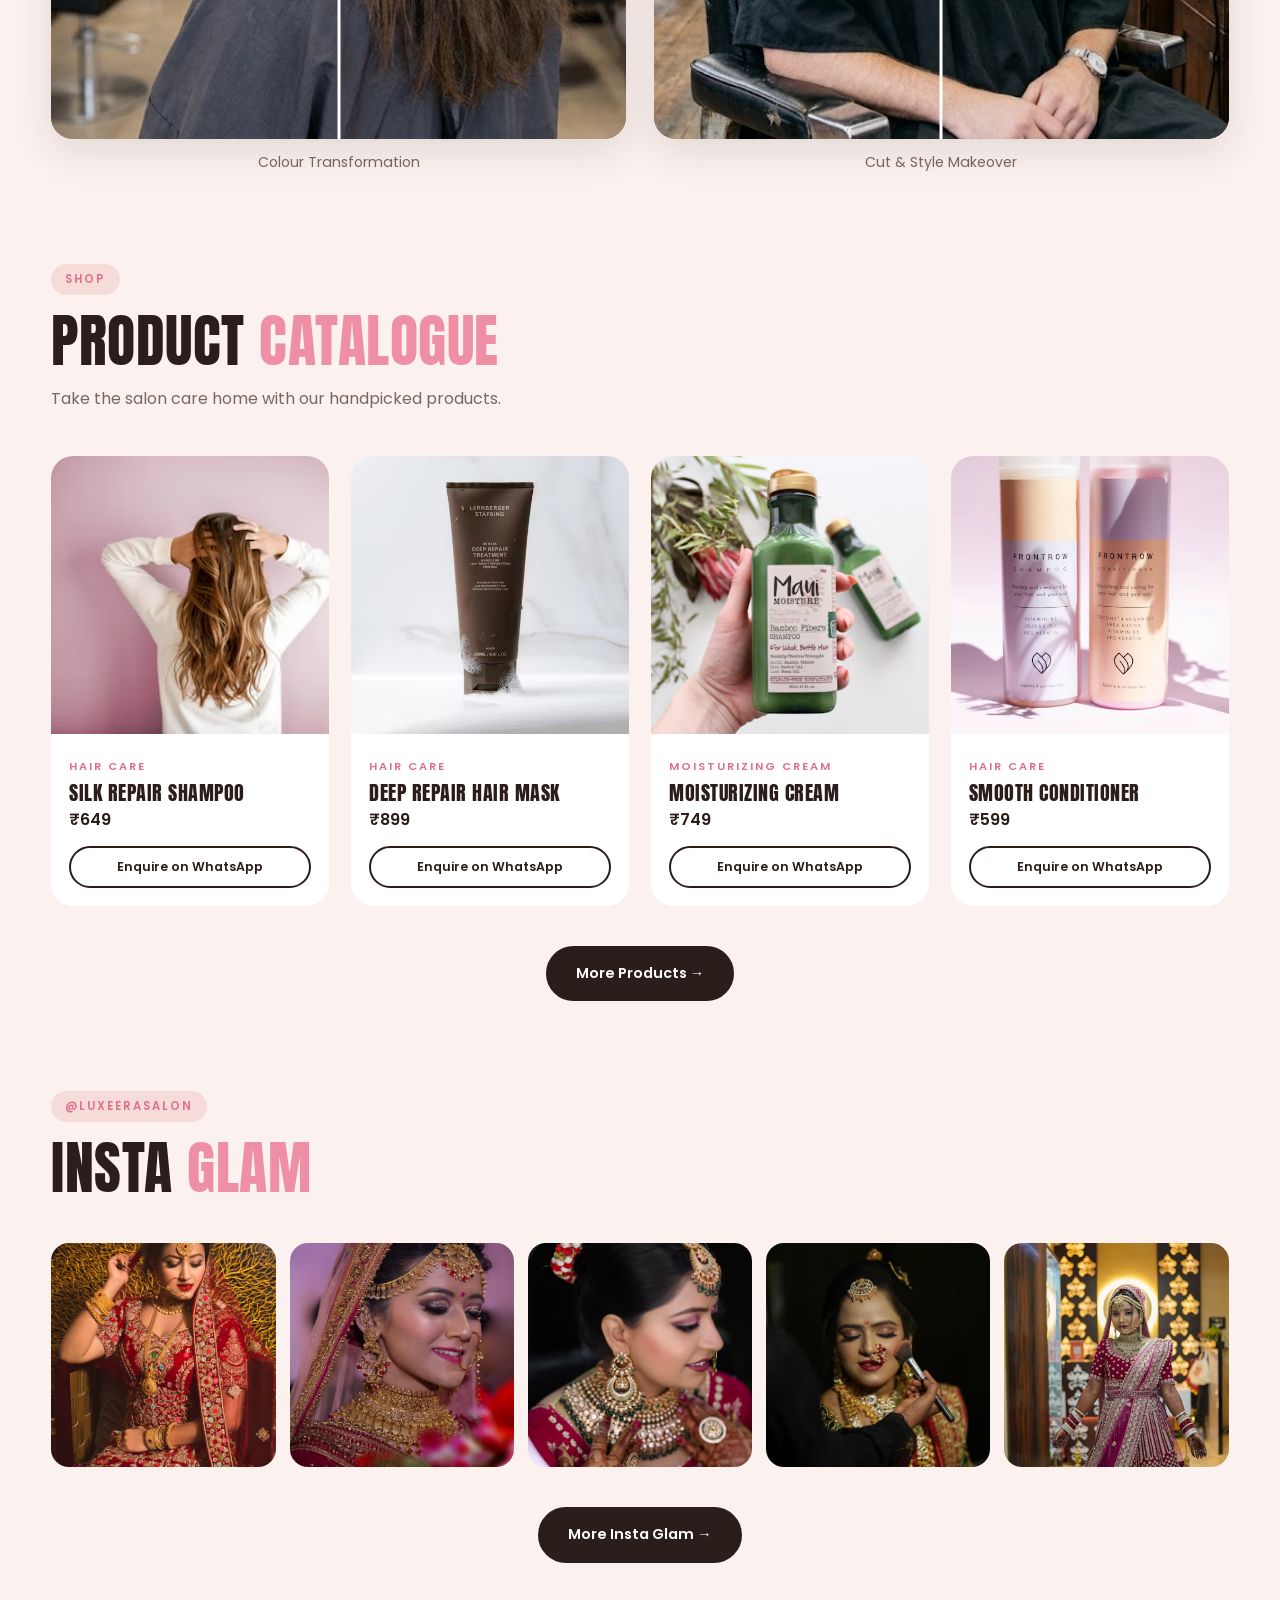
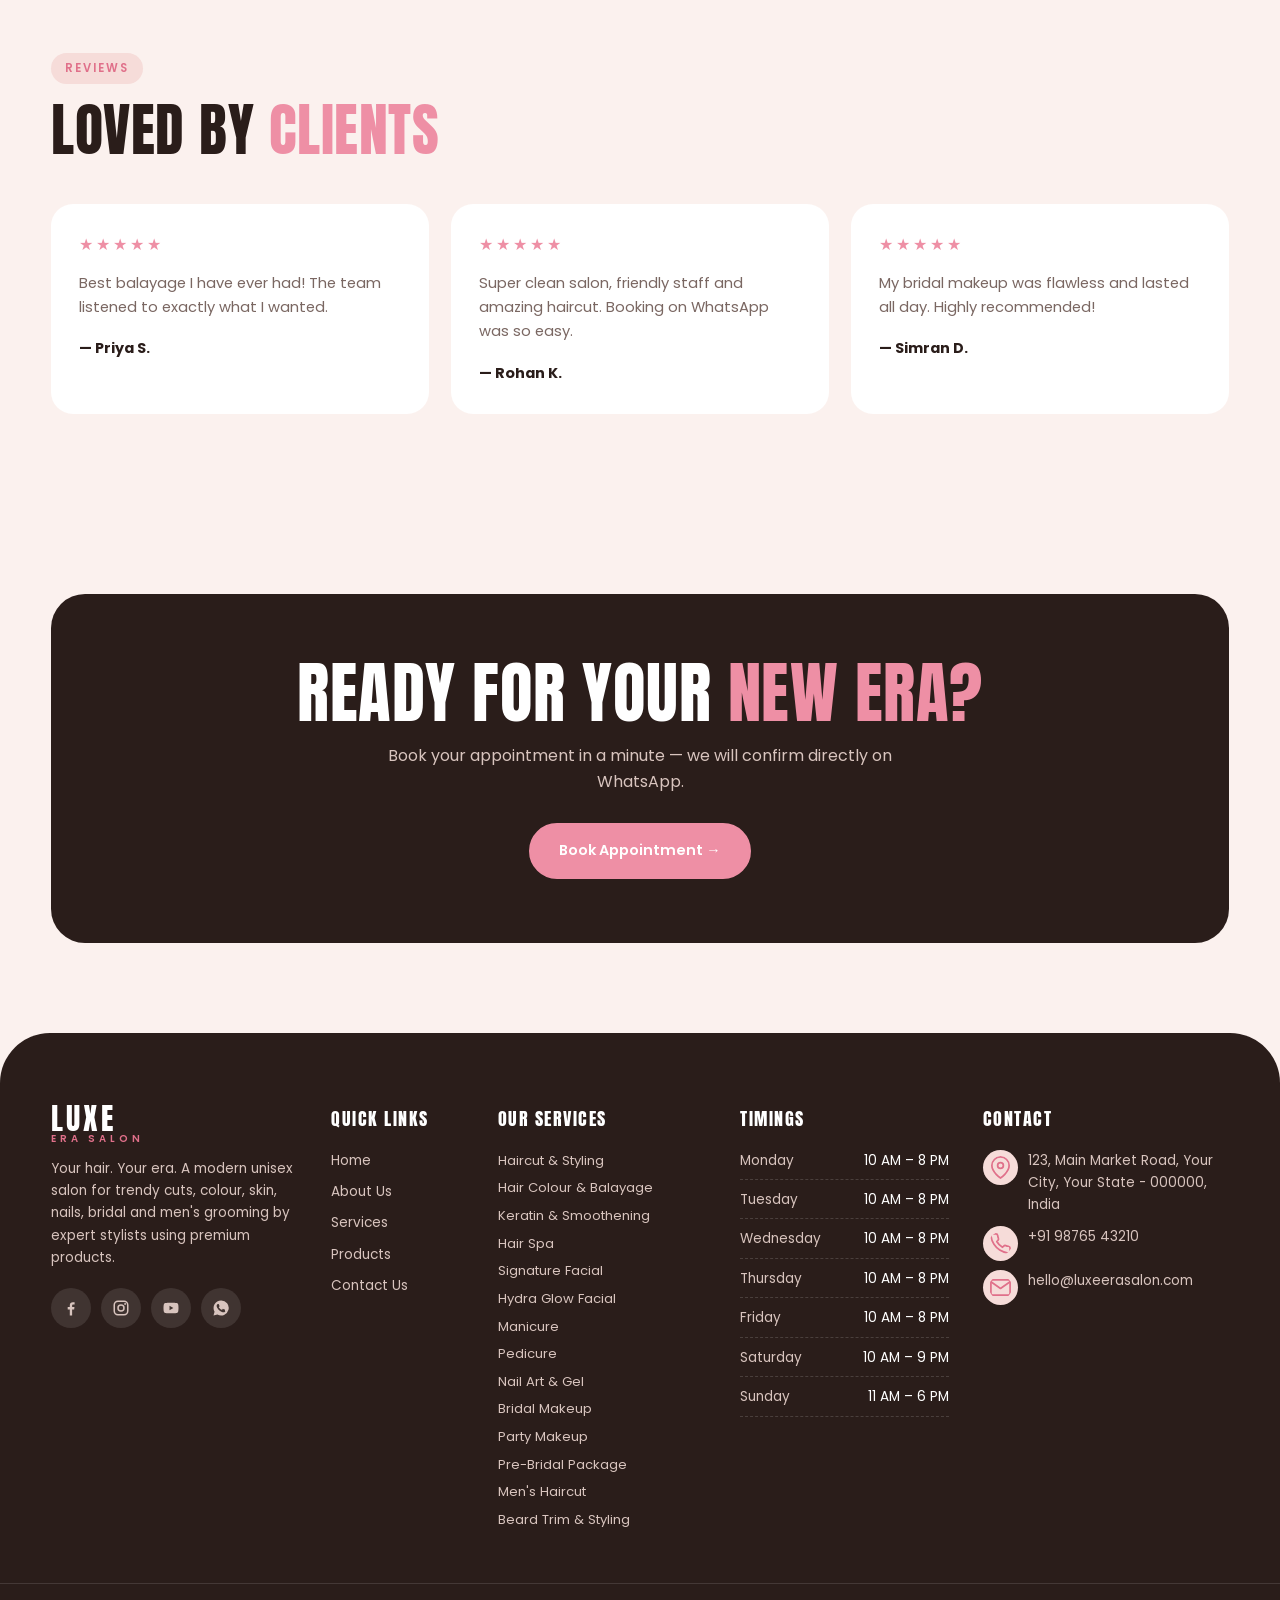
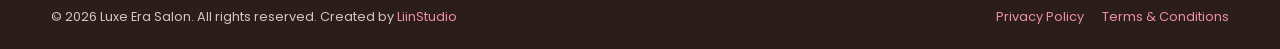
<file: erasalon.html>
<!DOCTYPE html>
<html lang="en">

<head>
    <meta charset="UTF-8">
    <meta name="viewport" content="width=device-width, initial-scale=1.0">
    <title>Home | Luxe Era Salon</title>
    <meta name="description"
        content="Luxe Era Salon - modern hair, skin, nails and bridal salon. Book your appointment on WhatsApp.">
    <link rel="icon" href="images/favicon.svg" type="image/svg+xml">
    <link rel="preconnect" href="https://fonts.googleapis.com">
    <link rel="preconnect" href="https://fonts.gstatic.com" crossorigin>
    <link href="https://fonts.googleapis.com/css2?family=Anton&family=Poppins:wght@400;500;600&display=swap"
        rel="stylesheet">
    <link rel="stylesheet" href="css/style.css">
</head>

<body>
    <div class="topbar">
        <div class="container"><span class="hide-m"><svg class="ti" viewBox="0 0 24 24" fill="none"
                    stroke="currentColor" stroke-width="1.8" stroke-linecap="round" stroke-linejoin="round"
                    aria-hidden="true">
                    <circle cx="12" cy="12" r="10" />
                    <polyline points="12 6 12 12 16 14" />
                </svg> Open daily 10:00 AM – 8:00 PM</span><span><a href="tel:+919876543210"><svg class="ti"
                        viewBox="0 0 24 24" fill="none" stroke="currentColor" stroke-width="1.8" stroke-linecap="round"
                        stroke-linejoin="round" aria-hidden="true">
                        <path
                            d="M22 16.92v3a2 2 0 0 1-2.18 2 19.79 19.79 0 0 1-8.63-3.07 19.5 19.5 0 0 1-6-6 19.79 19.79 0 0 1-3.07-8.67A2 2 0 0 1 4.11 2h3a2 2 0 0 1 2 1.72c.13.96.36 1.9.7 2.81a2 2 0 0 1-.45 2.11L8.09 9.91a16 16 0 0 0 6 6l1.27-1.27a2 2 0 0 1 2.11-.45c.91.34 1.85.57 2.81.7A2 2 0 0 1 22 16.92z" />
                    </svg> +91 98765 43210</a><a href="mailto:hello@luxeerasalon.com" class="hide-m"><svg class="ti"
                        viewBox="0 0 24 24" fill="none" stroke="currentColor" stroke-width="1.8" stroke-linecap="round"
                        stroke-linejoin="round" aria-hidden="true">
                        <path d="M4 4h16a2 2 0 0 1 2 2v12a2 2 0 0 1-2 2H4a2 2 0 0 1-2-2V6a2 2 0 0 1 2-2z" />
                        <polyline points="22,6 12,13 2,6" />
                    </svg> hello@luxeerasalon.com</a></span></div>
    </div>
    <header>
        <div class="container nav">
            <a href="erasalon.html" class="logo" aria-label="Luxe Era Salon home"><b>LUXE</b><small>Era
                    Salon</small></a>
            <button class="hamburger" aria-label="Menu"><span></span><span></span><span></span></button>
            <ul class="nav-links">
                <li><a href="erasalon.html" class="active">Home</a></li>
                <li><a href="about.html">About Us</a></li>
                <li class="has-mega"><a href="services.html">Services <svg class="chev" viewBox="0 0 24 24" fill="none"
                            stroke="currentColor" stroke-width="1.8" stroke-linecap="round" stroke-linejoin="round"
                            aria-hidden="true">
                            <polyline points="6 9 12 15 18 9" />
                        </svg></a>
                    <div class="mega">
                        <div class="mcol"><a class="mhead" href="services.html#hair"><span class="mic"><svg class="ico"
                                        viewBox="0 0 24 24" fill="none" stroke="currentColor" stroke-width="1.8"
                                        stroke-linecap="round" stroke-linejoin="round" aria-hidden="true">
                                        <circle cx="6" cy="6" r="3" />
                                        <circle cx="6" cy="18" r="3" />
                                        <path d="M20 4 8.12 15.88M14.47 14.48 20 20M8.12 8.12 12 12" />
                                    </svg></span>
                                <div>
                                    <h4>Hair</h4><small>Cuts, colour & treatments</small>
                                </div>
                            </a>
                            <ul>
                                <li><a href="services.html#haircut-styling"><span class="ii"><svg class="ico"
                                                viewBox="0 0 24 24" fill="none" stroke="currentColor" stroke-width="1.8"
                                                stroke-linecap="round" stroke-linejoin="round" aria-hidden="true">
                                                <circle cx="6" cy="6" r="3" />
                                                <circle cx="6" cy="18" r="3" />
                                                <path d="M20 4 8.12 15.88M14.47 14.48 20 20M8.12 8.12 12 12" />
                                            </svg></span>Haircut & Styling</a></li>
                                <li><a href="services.html#hair-colour-balayage"><span class="ii"><svg class="ico"
                                                viewBox="0 0 24 24" fill="none" stroke="currentColor" stroke-width="1.8"
                                                stroke-linecap="round" stroke-linejoin="round" aria-hidden="true">
                                                <path d="M12 2.69l5.66 5.66a8 8 0 1 1-11.31 0z" />
                                            </svg></span>Hair Colour & Balayage</a></li>
                                <li><a href="services.html#keratin-smoothening"><span class="ii"><svg class="ico"
                                                viewBox="0 0 24 24" fill="none" stroke="currentColor" stroke-width="1.8"
                                                stroke-linecap="round" stroke-linejoin="round" aria-hidden="true">
                                                <path
                                                    d="M9.59 4.59A2 2 0 1 1 11 8H2m10.59 11.41A2 2 0 1 0 14 16H2m15.73-8.27A2.5 2.5 0 1 1 19.5 12H2" />
                                            </svg></span>Keratin & Smoothening</a></li>
                                <li><a href="services.html#hair-spa"><span class="ii"><svg class="ico"
                                                viewBox="0 0 24 24" fill="none" stroke="currentColor" stroke-width="1.8"
                                                stroke-linecap="round" stroke-linejoin="round" aria-hidden="true">
                                                <path d="M20.24 12.24a6 6 0 0 0-8.49-8.49L5 10.5V19h8.5z" />
                                                <path d="M16 8 2 22M17.5 15H9" />
                                            </svg></span>Hair Spa</a></li>
                                <li><a href="services.html#hair-extensions"><span class="ii"><svg class="ico"
                                                viewBox="0 0 24 24" fill="none" stroke="currentColor" stroke-width="1.8"
                                                stroke-linecap="round" stroke-linejoin="round" aria-hidden="true">
                                                <polygon points="12 2 2 7 12 12 22 7 12 2" />
                                                <polyline points="2 17 12 22 22 17" />
                                                <polyline points="2 12 12 17 22 12" />
                                            </svg></span>Hair Extensions</a></li>
                                <li><a href="services.html#scalp-treatment"><span class="ii"><svg class="ico"
                                                viewBox="0 0 24 24" fill="none" stroke="currentColor" stroke-width="1.8"
                                                stroke-linecap="round" stroke-linejoin="round" aria-hidden="true">
                                                <circle cx="12" cy="12" r="5" />
                                                <path
                                                    d="M12 1v2M12 21v2M4.22 4.22l1.42 1.42M18.36 18.36l1.42 1.42M1 12h2M21 12h2M4.22 19.78l1.42-1.42M18.36 5.64l1.42-1.42" />
                                            </svg></span>Scalp Treatment</a></li>
                            </ul>
                        </div>
                        <div class="mcol"><a class="mhead" href="services.html#skin"><span class="mic"><svg class="ico"
                                        viewBox="0 0 24 24" fill="none" stroke="currentColor" stroke-width="1.8"
                                        stroke-linecap="round" stroke-linejoin="round" aria-hidden="true">
                                        <circle cx="12" cy="12" r="10" />
                                        <path d="M8 14s1.5 2 4 2 4-2 4-2M9 9h.01M15 9h.01" />
                                    </svg></span>
                                <div>
                                    <h4>Skin & Facial</h4><small>Glow, care & grooming</small>
                                </div>
                            </a>
                            <ul>
                                <li><a href="services.html#signature-facial"><span class="ii"><svg class="ico"
                                                viewBox="0 0 24 24" fill="none" stroke="currentColor" stroke-width="1.8"
                                                stroke-linecap="round" stroke-linejoin="round" aria-hidden="true">
                                                <circle cx="12" cy="12" r="10" />
                                                <path d="M8 14s1.5 2 4 2 4-2 4-2M9 9h.01M15 9h.01" />
                                            </svg></span>Signature Facial</a></li>
                                <li><a href="services.html#clean-up-de-tan"><span class="ii"><svg class="ico"
                                                viewBox="0 0 24 24" fill="none" stroke="currentColor" stroke-width="1.8"
                                                stroke-linecap="round" stroke-linejoin="round" aria-hidden="true">
                                                <circle cx="12" cy="12" r="5" />
                                                <path
                                                    d="M12 1v2M12 21v2M4.22 4.22l1.42 1.42M18.36 18.36l1.42 1.42M1 12h2M21 12h2M4.22 19.78l1.42-1.42M18.36 5.64l1.42-1.42" />
                                            </svg></span>Clean-up & De-tan</a></li>
                                <li><a href="services.html#hydra-glow-facial"><span class="ii"><svg class="ico"
                                                viewBox="0 0 24 24" fill="none" stroke="currentColor" stroke-width="1.8"
                                                stroke-linecap="round" stroke-linejoin="round" aria-hidden="true">
                                                <path d="M12 2.69l5.66 5.66a8 8 0 1 1-11.31 0z" />
                                            </svg></span>Hydra Glow Facial</a></li>
                                <li><a href="services.html#waxing-threading"><span class="ii"><svg class="ico"
                                                viewBox="0 0 24 24" fill="none" stroke="currentColor" stroke-width="1.8"
                                                stroke-linecap="round" stroke-linejoin="round" aria-hidden="true">
                                                <polygon points="13 2 3 14 12 14 11 22 21 10 12 10 13 2" />
                                            </svg></span>Waxing & Threading</a></li>
                                <li><a href="services.html#eyebrow-lash-care"><span class="ii"><svg class="ico"
                                                viewBox="0 0 24 24" fill="none" stroke="currentColor" stroke-width="1.8"
                                                stroke-linecap="round" stroke-linejoin="round" aria-hidden="true">
                                                <path d="M1 12s4-8 11-8 11 8 11 8-4 8-11 8-11-8-11-8z" />
                                                <circle cx="12" cy="12" r="3" />
                                            </svg></span>Eyebrow & Lash Care</a></li>
                                <li><a href="services.html#skin-brightening-peel"><span class="ii"><svg class="ico"
                                                viewBox="0 0 24 24" fill="none" stroke="currentColor" stroke-width="1.8"
                                                stroke-linecap="round" stroke-linejoin="round" aria-hidden="true">
                                                <polygon
                                                    points="12 2 15.09 8.26 22 9.27 17 14.14 18.18 21.02 12 17.77 5.82 21.02 7 14.14 2 9.27 8.91 8.26 12 2" />
                                            </svg></span>Skin Brightening Peel</a></li>
                            </ul>
                        </div>
                        <div class="mcol"><a class="mhead" href="services.html#nails"><span class="mic"><svg class="ico"
                                        viewBox="0 0 24 24" fill="none" stroke="currentColor" stroke-width="1.8"
                                        stroke-linecap="round" stroke-linejoin="round" aria-hidden="true">
                                        <path
                                            d="M20.84 4.61a5.5 5.5 0 0 0-7.78 0L12 5.67l-1.06-1.06a5.5 5.5 0 0 0-7.78 7.78l1.06 1.06L12 21.23l7.78-7.78 1.06-1.06a5.5 5.5 0 0 0 0-7.78z" />
                                    </svg></span>
                                <div>
                                    <h4>Nails & Spa</h4><small>Hands, feet & relaxation</small>
                                </div>
                            </a>
                            <ul>
                                <li><a href="services.html#manicure"><span class="ii"><svg class="ico"
                                                viewBox="0 0 24 24" fill="none" stroke="currentColor" stroke-width="1.8"
                                                stroke-linecap="round" stroke-linejoin="round" aria-hidden="true">
                                                <path
                                                    d="M20.84 4.61a5.5 5.5 0 0 0-7.78 0L12 5.67l-1.06-1.06a5.5 5.5 0 0 0-7.78 7.78l1.06 1.06L12 21.23l7.78-7.78 1.06-1.06a5.5 5.5 0 0 0 0-7.78z" />
                                            </svg></span>Manicure</a></li>
                                <li><a href="services.html#pedicure"><span class="ii"><svg class="ico"
                                                viewBox="0 0 24 24" fill="none" stroke="currentColor" stroke-width="1.8"
                                                stroke-linecap="round" stroke-linejoin="round" aria-hidden="true">
                                                <path d="M20.24 12.24a6 6 0 0 0-8.49-8.49L5 10.5V19h8.5z" />
                                                <path d="M16 8 2 22M17.5 15H9" />
                                            </svg></span>Pedicure</a></li>
                                <li><a href="services.html#nail-art-gel"><span class="ii"><svg class="ico"
                                                viewBox="0 0 24 24" fill="none" stroke="currentColor" stroke-width="1.8"
                                                stroke-linecap="round" stroke-linejoin="round" aria-hidden="true">
                                                <polygon
                                                    points="12 2 15.09 8.26 22 9.27 17 14.14 18.18 21.02 12 17.77 5.82 21.02 7 14.14 2 9.27 8.91 8.26 12 2" />
                                            </svg></span>Nail Art & Gel</a></li>
                                <li><a href="services.html#nail-extensions"><span class="ii"><svg class="ico"
                                                viewBox="0 0 24 24" fill="none" stroke="currentColor" stroke-width="1.8"
                                                stroke-linecap="round" stroke-linejoin="round" aria-hidden="true">
                                                <polygon points="12 2 2 7 12 12 22 7 12 2" />
                                                <polyline points="2 17 12 22 22 17" />
                                                <polyline points="2 12 12 17 22 12" />
                                            </svg></span>Nail Extensions</a></li>
                                <li><a href="services.html#body-massage"><span class="ii"><svg class="ico"
                                                viewBox="0 0 24 24" fill="none" stroke="currentColor" stroke-width="1.8"
                                                stroke-linecap="round" stroke-linejoin="round" aria-hidden="true">
                                                <path d="M21 12.79A9 9 0 1 1 11.21 3 7 7 0 0 0 21 12.79z" />
                                            </svg></span>Body Massage</a></li>
                                <li><a href="services.html#head-shoulder-massage"><span class="ii"><svg class="ico"
                                                viewBox="0 0 24 24" fill="none" stroke="currentColor" stroke-width="1.8"
                                                stroke-linecap="round" stroke-linejoin="round" aria-hidden="true">
                                                <path d="M20 21v-2a4 4 0 0 0-4-4H8a4 4 0 0 0-4 4v2" />
                                                <circle cx="12" cy="7" r="4" />
                                            </svg></span>Head & Shoulder Massage</a></li>
                            </ul>
                        </div>
                        <div class="mcol"><a class="mhead" href="services.html#bridal"><span class="mic"><svg
                                        class="ico" viewBox="0 0 24 24" fill="none" stroke="currentColor"
                                        stroke-width="1.8" stroke-linecap="round" stroke-linejoin="round"
                                        aria-hidden="true">
                                        <circle cx="12" cy="8" r="7" />
                                        <polyline points="8.21 13.89 7 23 12 20 17 23 15.79 13.88" />
                                    </svg></span>
                                <div>
                                    <h4>Bridal & Makeup</h4><small>Your big day, perfected</small>
                                </div>
                            </a>
                            <ul>
                                <li><a href="services.html#bridal-makeup"><span class="ii"><svg class="ico"
                                                viewBox="0 0 24 24" fill="none" stroke="currentColor" stroke-width="1.8"
                                                stroke-linecap="round" stroke-linejoin="round" aria-hidden="true">
                                                <circle cx="12" cy="8" r="7" />
                                                <polyline points="8.21 13.89 7 23 12 20 17 23 15.79 13.88" />
                                            </svg></span>Bridal Makeup</a></li>
                                <li><a href="services.html#party-makeup"><span class="ii"><svg class="ico"
                                                viewBox="0 0 24 24" fill="none" stroke="currentColor" stroke-width="1.8"
                                                stroke-linecap="round" stroke-linejoin="round" aria-hidden="true">
                                                <polygon
                                                    points="12 2 15.09 8.26 22 9.27 17 14.14 18.18 21.02 12 17.77 5.82 21.02 7 14.14 2 9.27 8.91 8.26 12 2" />
                                            </svg></span>Party Makeup</a></li>
                                <li><a href="services.html#hair-do-styling"><span class="ii"><svg class="ico"
                                                viewBox="0 0 24 24" fill="none" stroke="currentColor" stroke-width="1.8"
                                                stroke-linecap="round" stroke-linejoin="round" aria-hidden="true">
                                                <polygon points="12 2 2 7 12 12 22 7 12 2" />
                                                <polyline points="2 17 12 22 22 17" />
                                                <polyline points="2 12 12 17 22 12" />
                                            </svg></span>Hair-do & Styling</a></li>
                                <li><a href="services.html#pre-bridal-package"><span class="ii"><svg class="ico"
                                                viewBox="0 0 24 24" fill="none" stroke="currentColor" stroke-width="1.8"
                                                stroke-linecap="round" stroke-linejoin="round" aria-hidden="true">
                                                <polyline points="20 12 20 22 4 22 4 12" />
                                                <rect x="2" y="7" width="20" height="5" />
                                                <path
                                                    d="M12 22V7M12 7H7.5a2.5 2.5 0 0 1 0-5C11 2 12 7 12 7zM12 7h4.5a2.5 2.5 0 0 0 0-5C13 2 12 7 12 7z" />
                                            </svg></span>Pre-Bridal Package</a></li>
                                <li><a href="services.html#engagement-reception-makeup"><span class="ii"><svg
                                                class="ico" viewBox="0 0 24 24" fill="none" stroke="currentColor"
                                                stroke-width="1.8" stroke-linecap="round" stroke-linejoin="round"
                                                aria-hidden="true">
                                                <path
                                                    d="M20.84 4.61a5.5 5.5 0 0 0-7.78 0L12 5.67l-1.06-1.06a5.5 5.5 0 0 0-7.78 7.78l1.06 1.06L12 21.23l7.78-7.78 1.06-1.06a5.5 5.5 0 0 0 0-7.78z" />
                                            </svg></span>Engagement & Reception Makeup</a></li>
                                <li><a href="services.html#saree-draping"><span class="ii"><svg class="ico"
                                                viewBox="0 0 24 24" fill="none" stroke="currentColor" stroke-width="1.8"
                                                stroke-linecap="round" stroke-linejoin="round" aria-hidden="true">
                                                <path d="M20.24 12.24a6 6 0 0 0-8.49-8.49L5 10.5V19h8.5z" />
                                                <path d="M16 8 2 22M17.5 15H9" />
                                            </svg></span>Saree Draping</a></li>
                            </ul>
                        </div>
                        <div class="mcol"><a class="mhead" href="services.html#men"><span class="mic"><svg class="ico"
                                        viewBox="0 0 24 24" fill="none" stroke="currentColor" stroke-width="1.8"
                                        stroke-linecap="round" stroke-linejoin="round" aria-hidden="true">
                                        <path d="M20 21v-2a4 4 0 0 0-4-4H8a4 4 0 0 0-4 4v2" />
                                        <circle cx="12" cy="7" r="4" />
                                    </svg></span>
                                <div>
                                    <h4>Men's Grooming</h4><small>Sharp looks for him</small>
                                </div>
                            </a>
                            <ul>
                                <li><a href="services.html#men-s-haircut"><span class="ii"><svg class="ico"
                                                viewBox="0 0 24 24" fill="none" stroke="currentColor" stroke-width="1.8"
                                                stroke-linecap="round" stroke-linejoin="round" aria-hidden="true">
                                                <circle cx="6" cy="6" r="3" />
                                                <circle cx="6" cy="18" r="3" />
                                                <path d="M20 4 8.12 15.88M14.47 14.48 20 20M8.12 8.12 12 12" />
                                            </svg></span>Men's Haircut</a></li>
                                <li><a href="services.html#beard-trim-styling"><span class="ii"><svg class="ico"
                                                viewBox="0 0 24 24" fill="none" stroke="currentColor" stroke-width="1.8"
                                                stroke-linecap="round" stroke-linejoin="round" aria-hidden="true">
                                                <path d="M20 21v-2a4 4 0 0 0-4-4H8a4 4 0 0 0-4 4v2" />
                                                <circle cx="12" cy="7" r="4" />
                                            </svg></span>Beard Trim & Styling</a></li>
                                <li><a href="services.html#hair-colour-for-men"><span class="ii"><svg class="ico"
                                                viewBox="0 0 24 24" fill="none" stroke="currentColor" stroke-width="1.8"
                                                stroke-linecap="round" stroke-linejoin="round" aria-hidden="true">
                                                <path d="M12 2.69l5.66 5.66a8 8 0 1 1-11.31 0z" />
                                            </svg></span>Hair Colour for Men</a></li>
                                <li><a href="services.html#men-s-facial"><span class="ii"><svg class="ico"
                                                viewBox="0 0 24 24" fill="none" stroke="currentColor" stroke-width="1.8"
                                                stroke-linecap="round" stroke-linejoin="round" aria-hidden="true">
                                                <circle cx="12" cy="12" r="10" />
                                                <path d="M8 14s1.5 2 4 2 4-2 4-2M9 9h.01M15 9h.01" />
                                            </svg></span>Men's Facial</a></li>
                                <li><a href="services.html#head-massage"><span class="ii"><svg class="ico"
                                                viewBox="0 0 24 24" fill="none" stroke="currentColor" stroke-width="1.8"
                                                stroke-linecap="round" stroke-linejoin="round" aria-hidden="true">
                                                <path d="M21 12.79A9 9 0 1 1 11.21 3 7 7 0 0 0 21 12.79z" />
                                            </svg></span>Head Massage</a></li>
                                <li><a href="services.html#groom-makeover"><span class="ii"><svg class="ico"
                                                viewBox="0 0 24 24" fill="none" stroke="currentColor" stroke-width="1.8"
                                                stroke-linecap="round" stroke-linejoin="round" aria-hidden="true">
                                                <circle cx="12" cy="8" r="7" />
                                                <polyline points="8.21 13.89 7 23 12 20 17 23 15.79 13.88" />
                                            </svg></span>Groom Makeover</a></li>
                            </ul>
                        </div>
                        <div class="mega-foot">
                            <div><b>First visit offer:</b> 15% off on your first colour or facial. &nbsp; Open daily 10
                                AM – 8 PM</div>
                            <div class="btns"><a class="btn pink" href="contact.html">Book Now</a><a class="btn ghost"
                                    href="services.html">All Services</a></div>
                        </div>
                    </div>
                </li>
                <li><a href="products.html">Products</a></li>
                <li><a href="contact.html" class="book"><svg class="ti" viewBox="0 0 24 24" fill="none"
                            stroke="currentColor" stroke-width="1.8" stroke-linecap="round" stroke-linejoin="round"
                            aria-hidden="true">
                            <rect x="3" y="4" width="18" height="18" rx="2" />
                            <path d="M16 2v4M8 2v4M3 10h18" />
                        </svg> Contact Us</a></li>
            </ul>
        </div>
    </header>

    <section class="hero">
        <div class="container hero-grid">
            <div class="reveal"><span class="eyebrow">Welcome to Luxe Era Salon</span>
                <h1>Your hair.<br><span>Your era.</span></h1>
                <p>Trendy cuts, rich colour, glowing skin and bridal glam — all under one roof by expert stylists.</p>
                <div class="hero-btns"><a href="contact.html" class="btn">Book Appointment →</a><a href="services.html"
                        class="btn ghost">Our Services</a></div>
                <div class="stats">
                    <div><b>8+</b><small>Years experience</small></div>
                    <div><b>5K+</b><small>Happy clients</small></div>
                    <div><b>15+</b><small>Expert stylists</small></div>
                </div>
            </div>
            <div class="hero-img reveal">
                <!-- <img src="images/hero.svg" alt="Salon hero"> -->
                <img src="images/homeimage.avif " alt="Luxe Era Salon Interior" class="hero-img">
                <div class="badge"><span>Best<br>Salon</span></div>
            </div>
        </div>
    </section>

    <section class="section" style="padding-top:20px">
        <div class="container about-grid">
            <div class="about-imgs reveal">

                <img src="images/homeabout01.avif" alt="Salon Interior Luxury">
                <img src="images/homeabout02.avif" alt="Stylist Working">
            </div>
            <div class="about-text reveal"><span class="eyebrow">About Us</span>
                <h2>Where style meets <span>confidence</span></h2>
                <p>At Luxe Era Salon we believe every person deserves a look that feels like them. Our team blends
                    latest trends with premium, safe products to give you results you love.</p>
                <ul class="ticks">
                    <li>Certified and experienced stylists</li>
                    <li>Premium international products</li>
                    <li>Hygienic, relaxing and friendly space</li>
                </ul>
                <a href="about.html" class="btn">More About Us →</a>
            </div>
        </div>
    </section>

    <section class="section" style="background:var(--blush);border-radius:50px">
        <div class="container">
            <div class="sec-head reveal"><span class="eyebrow">Our Services</span>
                <h2>Find your <span>signature</span> look</h2>
                <p>From a fresh cut to a complete bridal transformation — we do it all.</p>
            </div>
            <div class="cards">
                <a href="services.html#hair" class="s-card reveal">
                    <div class="img">
                        <img src="images/homecut.avif" alt="Hair Styling" loading="lazy">
                    </div>
                    <div class="info">
                        <div>
                            <h3>Cut</h3>
                            <p>Trendy cuts and styling</p>
                        </div><span class="go">↗</span>
                    </div>
                </a>
                <a href="services.html#hair" class="s-card reveal">
                    <div class="img">
                        <img src="images/homecolor.avif" alt="Makeup Artistry" loading="lazy">
                    </div>
                    <div class="info">
                        <div>
                            <h3>Color</h3>
                            <p>Balayage, highlights, global</p>
                        </div><span class="go">↗</span>
                    </div>
                </a>
                <a href="services.html#bridal" class="s-card reveal">
                    <div class="img">
                        <img src="images/homeparty.avif" alt="Nail Spa" loading="lazy">
                    </div>
                    <div class="info">
                        <div>
                            <h3>Style</h3>
                            <p>Party and bridal hair-dos</p>
                        </div><span class="go">↗</span>
                    </div>
                </a>
            </div>
            <div class="center mt"><a href="services.html" class="btn">More Services →</a></div>
        </div>
    </section>

    <section class="section">
        <div class="container">
            <div class="sec-head reveal"><span class="eyebrow">Real Results</span>
                <h2>Before <span>&amp;</span> After</h2>
                <p>Drag the slider to see the transformation our stylists create every day.</p>
            </div>
            <div class="reveal">
                <div class="ba-wrap">
                    <div>
                        <div class="ba">
                            <img src="images/afterimage.jpg" alt="After Hair Transformation">
                            <img src="images/beforeimage.jpg" alt="Before Hair Transformation">
                            <span class="tag l">Before</span>
                            <span class="tag r">After</span>
                            <div class="line"></div>
                            <input type="range" min="0" max="100" value="50" aria-label="Before after slider">
                        </div>
                        <p class="ba-cap">Colour Transformation</p>
                    </div>
                    <div>
                        <div class="ba">
                            <img src="images/menafter.jpg" alt="After Hair Transformation">
                            <img src="images/menbefore.jpg" alt="Before Hair Transformation">
                            <span class="tag l">Before</span>
                            <span class="tag r">After</span>
                            <div class="line"> </div>
                            <input type="range" min="0" max="100" value="50" aria-label="Before after slider">
                        </div>
                        <p class="ba-cap">Cut & Style Makeover</p>
                    </div>
                </div>
            </div>
        </div>
    </section>

    <section class="section" style="padding-top:0">
        <div class="container">
            <div class="sec-head reveal"><span class="eyebrow">Shop</span>
                <h2>Product <span>catalogue</span></h2>
                <p>Take the salon care home with our handpicked products.</p>
            </div>
            <div class="prod-grid">
                <div class="prod reveal">
                    <img src="images/homeproduct01.avif" alt="Hair Care Oil" loading="lazy">
                    <div class="pi"><small>Hair Care</small>
                        <h3>Silk Repair Shampoo</h3>
                        <div class="pr">₹649</div><button class="btn ghost" data-enquire="Silk Repair Shampoo">Enquire
                            on WhatsApp</button>
                    </div>
                </div>
                <div class="prod reveal">
                    <!-- Hair Coloring -->
                    <img src="images/homedeep.avif" alt="Skincare Serum" loading="lazy">
                    <div class="pi"><small>Hair Care</small>
                        <h3>Deep Repair Hair Mask</h3>
                        <div class="pr">₹899</div>
                        <button class="btn ghost" data-enquire="Deep Repair Hair Mask">Enquire
                            on WhatsApp</button>
                    </div>
                </div>
                <div class="prod reveal">
                    <!-- Bridal Makeup -->
                    <img src="images/homeproduct03.avif" alt="Moisturizing Cream" loading="lazy">
                    <div class="pi"><small>Moisturizing Cream</small>
                        <h3>Moisturizing Cream</h3>
                        <div class="pr">₹749</div><button class="btn ghost" data-enquire="Shine Serum">Enquire on
                            WhatsApp</button>
                    </div>
                </div>
                <div class="prod reveal">
                    <!-- Skincare & Facial -->
                    <img src="images/homeproduct04.avif" alt="Hair Styling Gel">
                    <div class="pi"><small>Hair Care</small>
                        <h3>Smooth Conditioner</h3>
                        <div class="pr">₹599</div><button class="btn ghost" data-enquire="Smooth Conditioner">Enquire on
                            WhatsApp</button>
                    </div>
                </div>
            </div>
            <div class="center mt"><a href="products.html" class="btn">More Products →</a></div>
        </div>
    </section>

    <section class="section" style="padding-top:0">
        <div class="container">
            <div class="sec-head reveal"><span class="eyebrow">@luxeerasalon</span>
                <h2>Insta <span>Glam</span></h2>
            </div>
            <div class="insta reveal"><a href="https://instagram.com/" target="_blank" rel="noopener"><img
                        src="images/insta01.avif" alt="Salon look 1" loading="lazy"></a><a href="https://instagram.com/"
                    target="_blank" rel="noopener"><img src="images/insta02.avif" alt="Salon look 2"
                        loading="lazy"></a><a href="https://instagram.com/" target="_blank" rel="noopener"><img
                        src="images/insta03.avif" alt="Salon look 3" loading="lazy"></a><a href="https://instagram.com/"
                    target="_blank" rel="noopener"><img src="images/insta04.avif" alt="Salon look 4"
                        loading="lazy"></a><a href="https://instagram.com/" target="_blank" rel="noopener"><img
                        src="images/insta05.avif" alt="Salon look 5" loading="lazy"></a>

            </div>
            <div class="center mt"><a href="#instagram" class="btn">More Insta Glam →</a></div>
        </div>
    </section>

    <section class="section" style="padding-top:0">
        <div class="container">
            <div class="sec-head reveal"><span class="eyebrow">Reviews</span>
                <h2>Loved by <span>clients</span></h2>
            </div>
            <div class="testi">
                <div class="t-card reveal">
                    <div class="stars">★★★★★</div>
                    <p>Best balayage I have ever had! The team listened to exactly what I wanted.</p><b>— Priya S.</b>
                </div>
                <div class="t-card reveal">
                    <div class="stars">★★★★★</div>
                    <p>Super clean salon, friendly staff and amazing haircut. Booking on WhatsApp was so easy.</p><b>—
                        Rohan K.</b>
                </div>
                <div class="t-card reveal">
                    <div class="stars">★★★★★</div>
                    <p>My bridal makeup was flawless and lasted all day. Highly recommended!</p><b>— Simran D.</b>
                </div>

            </div>
        </div>
    </section>
    <section class="section" style="padding-bottom:0">
        <div class="container">
            <div class="cta reveal">
                <h2>Ready for your <span>new era?</span></h2>
                <p>Book your appointment in a minute — we will confirm directly on WhatsApp.</p><a href="contact.html"
                    class="btn pink">Book Appointment →</a>
            </div>
        </div>
    </section>

    <footer>
        <div class="container f-grid">
            <div><a href="erasalon.html" class="logo"><b>LUXE</b><small>Era Salon</small></a>
                <p>Your hair. Your era. A modern unisex salon for trendy cuts, colour, skin, nails, bridal and men's
                    grooming by expert stylists using premium products.</p>
                <div class="socials"><a href="https://facebook.com/" target="_blank" rel="noopener"
                        aria-label="Facebook"><svg viewBox="0 0 24 24">
                            <path
                                d="M13.5 22v-8h2.7l.4-3.2h-3.1V8.8c0-.9.3-1.5 1.6-1.5h1.7V4.4c-.3 0-1.3-.1-2.4-.1-2.4 0-4 1.5-4 4.1v2.4H7.6V14h2.8v8z" />
                        </svg></a><a href="https://instagram.com/" target="_blank" rel="noopener"
                        aria-label="Instagram"><svg viewBox="0 0 24 24">
                            <rect x="3" y="3" width="18" height="18" rx="5" fill="none" stroke="currentColor"
                                stroke-width="2" />
                            <circle cx="12" cy="12" r="4" fill="none" stroke="currentColor" stroke-width="2" />
                            <circle cx="17.5" cy="6.5" r="1.3" />
                        </svg></a><a href="https://youtube.com/" target="_blank" rel="noopener"
                        aria-label="YouTube"><svg viewBox="0 0 24 24">
                            <path
                                d="M21.6 7.2a2.500 2.500 0 0 0-1.800-1.800C18.200 5 12 5 12 5s-6.200 0-7.800.4A2.500 2.500 0 0 0 2.400 7.200C2 8.800 2 12 2 12s0 3.200.4 4.800a2.500 2.500 0 0 0 1.800 1.800C5.800 19 12 19 12 19s6.200 0 7.800-.4a2.500 2.500 0 0 0 1.800-1.800c.4-1.600.4-4.800.4-4.800s0-3.200-.4-4.800zM10 15V9l5.200 3z" />
                        </svg></a><a href="https://wa.me/919876543210" target="_blank" rel="noopener"
                        aria-label="WhatsApp"><svg viewBox="0 0 24 24">
                            <path
                                d="M12 2a10 10 0 0 0-8.600 15L2 22l5.200-1.400A10 10 0 1 0 12 2zm5.800 14.200c-.2.700-1.400 1.300-1.900 1.400-.5.100-1.100.1-1.800-.1-.4-.1-1-.3-1.700-.6-3-1.300-4.900-4.300-5-4.500-.1-.2-1.200-1.600-1.200-3s.8-2.100 1-2.400c.3-.3.600-.3.800-.3h.6c.2 0 .4 0 .6.500l.8 2c.1.200.1.400 0 .5l-.3.500-.4.400c-.1.100-.3.300-.1.600.2.300.7 1.200 1.500 1.900 1 .9 1.900 1.200 2.200 1.300.3.100.4.100.6-.1l.8-1c.2-.2.400-.2.600-.1l1.900.9c.3.100.5.200.5.300.1.200.1.700-.1 1.200z" />
                        </svg></a></div>
            </div>
            <div>
                <h4>Quick Links</h4>
                <ul>
                    <li><a href="erasalon.html">Home</a></li>
                    <li><a href="about.html">About Us</a></li>
                    <li><a href="services.html">Services</a></li>
                    <li><a href="products.html">Products</a></li>
                    <li><a href="contact.html">Contact Us</a></li>
                </ul>
            </div>
            <div class="f-svc">
                <h4>Our Services</h4>
                <ul>
                    <li><a href="services.html#haircut-styling">Haircut & Styling</a></li>
                    <li><a href="services.html#hair-colour-balayage">Hair Colour & Balayage</a></li>
                    <li><a href="services.html#keratin-smoothening">Keratin & Smoothening</a></li>
                    <li><a href="services.html#hair-spa">Hair Spa</a></li>
                    <li><a href="services.html#signature-facial">Signature Facial</a></li>
                    <li><a href="services.html#hydra-glow-facial">Hydra Glow Facial</a></li>
                    <li><a href="services.html#manicure">Manicure</a></li>
                    <li><a href="services.html#pedicure">Pedicure</a></li>
                    <li><a href="services.html#nail-art-gel">Nail Art & Gel</a></li>
                    <li><a href="services.html#bridal-makeup">Bridal Makeup</a></li>
                    <li><a href="services.html#party-makeup">Party Makeup</a></li>
                    <li><a href="services.html#pre-bridal-package">Pre-Bridal Package</a></li>
                    <li><a href="services.html#men-s-haircut">Men's Haircut</a></li>
                    <li><a href="services.html#beard-trim-styling">Beard Trim & Styling</a></li>
                </ul>
            </div>
            <div class="f-time">
                <h4>Timings</h4>
                <ul>
                    <li><span>Monday</span><span>10 AM – 8 PM</span></li>
                    <li><span>Tuesday</span><span>10 AM – 8 PM</span></li>
                    <li><span>Wednesday</span><span>10 AM – 8 PM</span></li>
                    <li><span>Thursday</span><span>10 AM – 8 PM</span></li>
                    <li><span>Friday</span><span>10 AM – 8 PM</span></li>
                    <li><span>Saturday</span><span>10 AM – 9 PM</span></li>
                    <li><span>Sunday</span><span>11 AM – 6 PM</span></li>
                </ul>
            </div>
            <div class="f-contact">
                <h4>Contact</h4>
                <ul>
                    <li><svg class="fi" viewBox="0 0 24 24" fill="none" stroke="currentColor" stroke-width="1.8"
                            stroke-linecap="round" stroke-linejoin="round" aria-hidden="true">
                            <path d="M21 10c0 7-9 13-9 13s-9-6-9-13a9 9 0 0 1 18 0z" />
                            <circle cx="12" cy="10" r="3" />
                        </svg> <span>123, Main Market Road, Your City, Your State - 000000, India</span></li>
                    <li><svg class="fi" viewBox="0 0 24 24" fill="none" stroke="currentColor" stroke-width="1.8"
                            stroke-linecap="round" stroke-linejoin="round" aria-hidden="true">
                            <path
                                d="M22 16.92v3a2 2 0 0 1-2.18 2 19.79 19.79 0 0 1-8.63-3.07 19.5 19.5 0 0 1-6-6 19.79 19.79 0 0 1-3.07-8.67A2 2 0 0 1 4.11 2h3a2 2 0 0 1 2 1.72c.13.96.36 1.9.7 2.81a2 2 0 0 1-.45 2.11L8.09 9.91a16 16 0 0 0 6 6l1.27-1.27a2 2 0 0 1 2.11-.45c.91.34 1.85.57 2.81.7A2 2 0 0 1 22 16.92z" />
                        </svg> <a href="tel:+919876543210">+91 98765 43210</a></li>
                    <li><svg class="fi" viewBox="0 0 24 24" fill="none" stroke="currentColor" stroke-width="1.8"
                            stroke-linecap="round" stroke-linejoin="round" aria-hidden="true">
                            <path d="M4 4h16a2 2 0 0 1 2 2v12a2 2 0 0 1-2 2H4a2 2 0 0 1-2-2V6a2 2 0 0 1 2-2z" />
                            <polyline points="22,6 12,13 2,6" />
                        </svg> <a href="mailto:hello@luxeerasalon.com">hello@luxeerasalon.com</a></li>
                </ul>
            </div>
        </div>
        <div class="f-bottom">
            <div class="container"><span>© <span id="year">2026</span> Luxe Era Salon. All rights reserved. Created by
                    <a href="https://liinstudio.netlify.app/" target="_blank" rel="noopener">LiinStudio</a></span>
                <nav><a href="privacy-policy.html">Privacy Policy</a><a href="terms-conditions.html">Terms &amp;
                        Conditions</a></nav>
            </div>
        </div>
    </footer>
    <button id="toTop" aria-label="Back to top">↑</button>
    <script src="js/config.js"></script>
    <script src="js/main.js"></script>
</body>

</html>
</file>
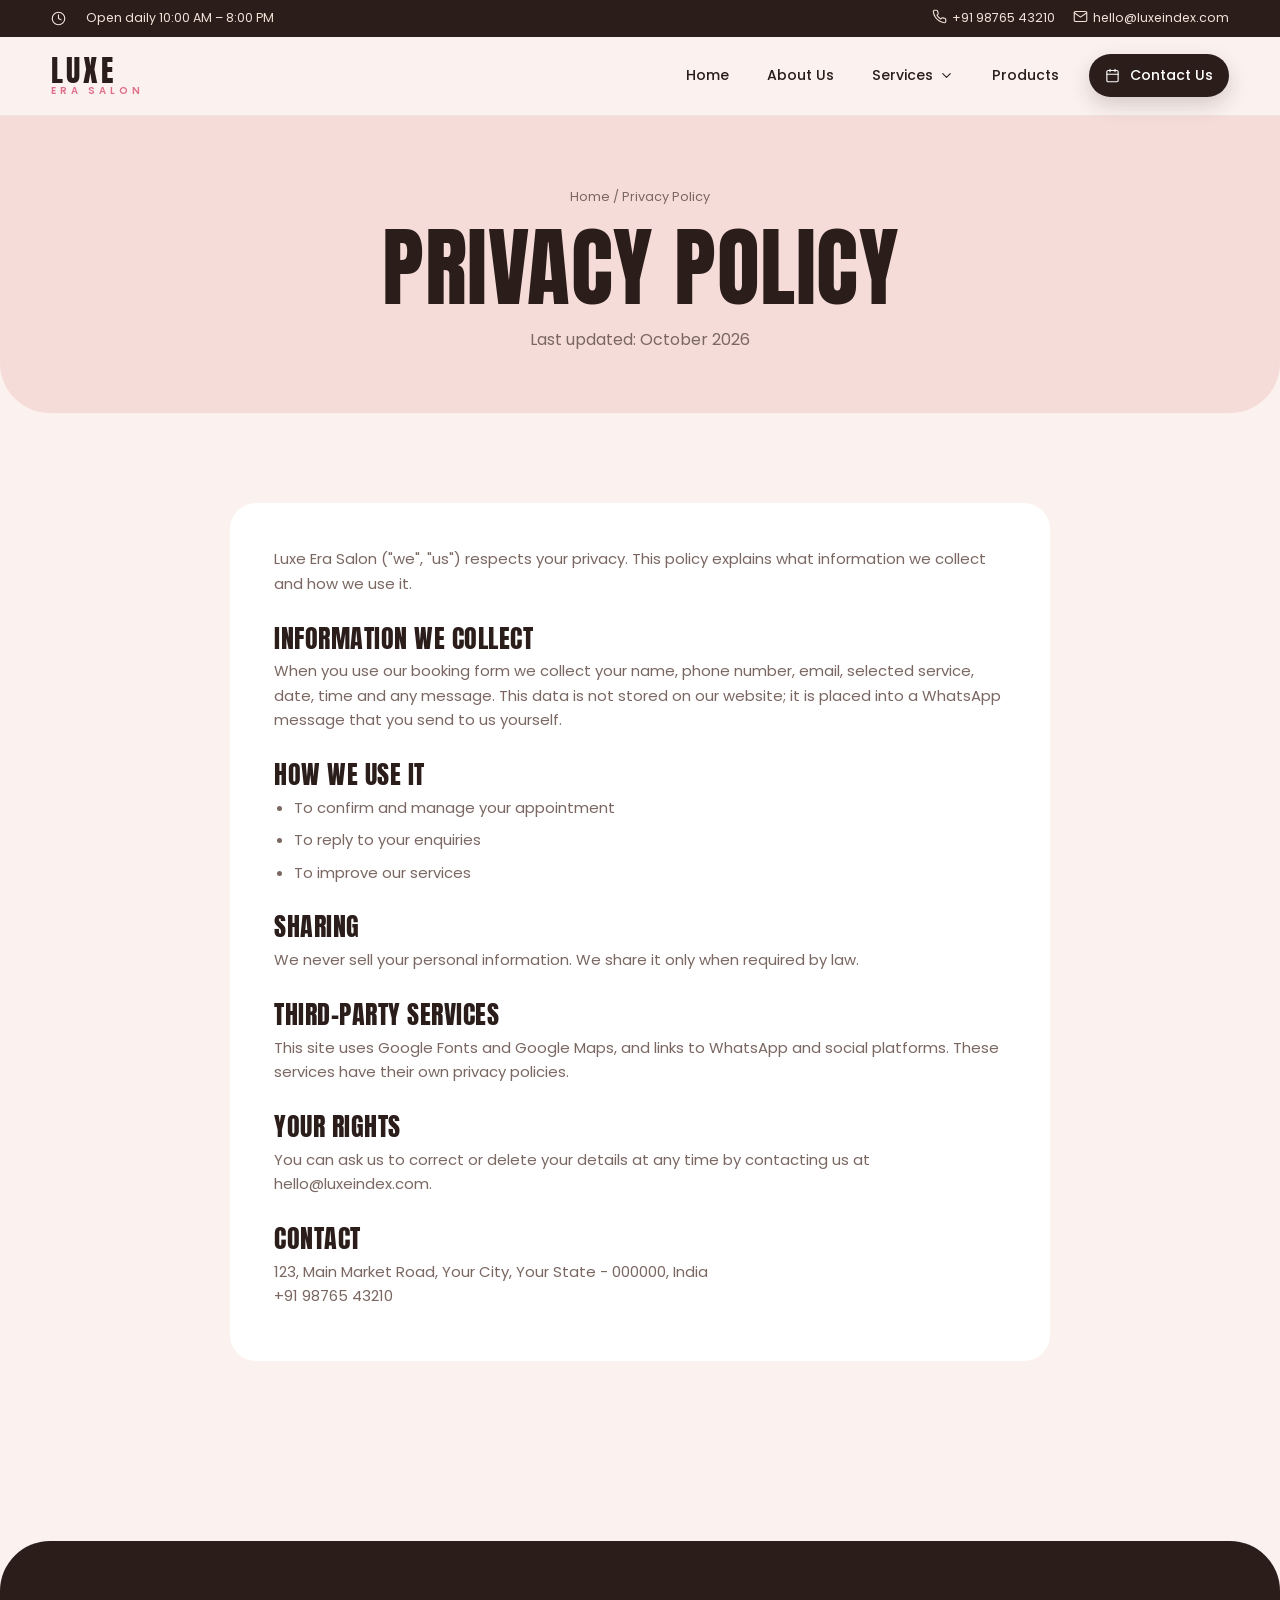
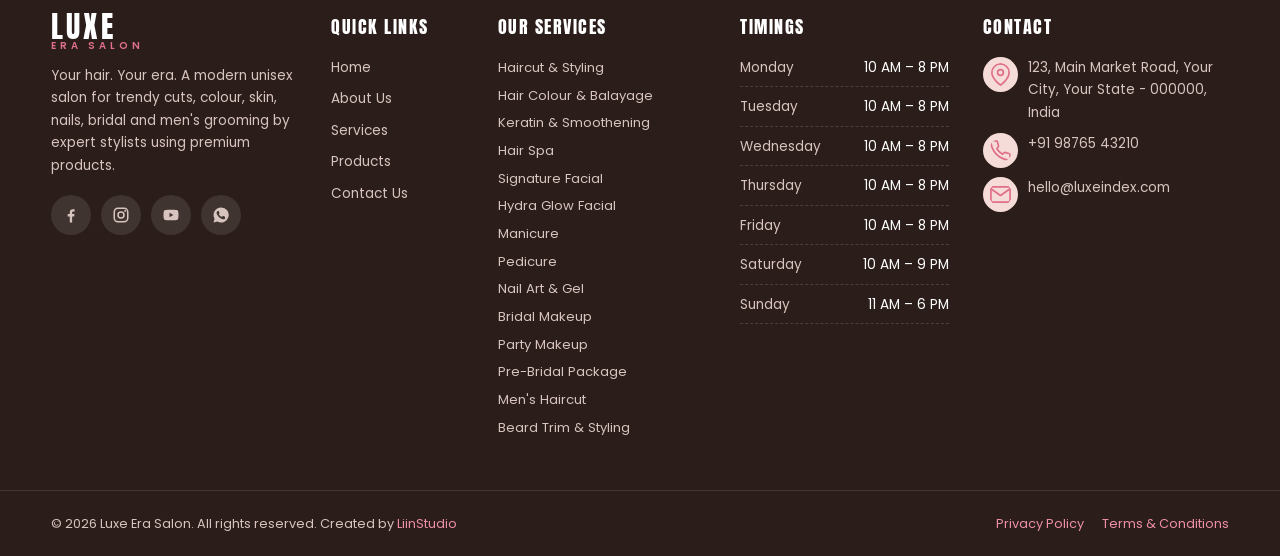
<file: privacy-policy.html>
<!DOCTYPE html>
<html lang="en">
<head>
<meta charset="UTF-8">
<meta name="viewport" content="width=device-width, initial-scale=1.0">
<title>Privacy Policy | Luxe Era Salon</title>
<meta name="description" content="Privacy Policy of Luxe Era Salon.">
<link rel="icon" href="images/favicon.svg" type="image/svg+xml">
<link rel="preconnect" href="https://fonts.googleapis.com">
<link rel="preconnect" href="https://fonts.gstatic.com" crossorigin>
<link href="https://fonts.googleapis.com/css2?family=Anton&family=Poppins:wght@400;500;600&display=swap" rel="stylesheet">
<link rel="stylesheet" href="css/style.css">
</head>
<body>
<div class="topbar"><div class="container"><span class="hide-m"><svg class="ti" viewBox="0 0 24 24" fill="none" stroke="currentColor" stroke-width="1.8" stroke-linecap="round" stroke-linejoin="round" aria-hidden="true"><circle cx="12" cy="12" r="10"/><polyline points="12 6 12 12 16 14"/></svg> Open daily 10:00 AM – 8:00 PM</span><span><a href="tel:+919876543210"><svg class="ti" viewBox="0 0 24 24" fill="none" stroke="currentColor" stroke-width="1.8" stroke-linecap="round" stroke-linejoin="round" aria-hidden="true"><path d="M22 16.92v3a2 2 0 0 1-2.18 2 19.79 19.79 0 0 1-8.63-3.07 19.5 19.5 0 0 1-6-6 19.79 19.79 0 0 1-3.07-8.67A2 2 0 0 1 4.11 2h3a2 2 0 0 1 2 1.72c.13.96.36 1.9.7 2.81a2 2 0 0 1-.45 2.11L8.09 9.91a16 16 0 0 0 6 6l1.27-1.27a2 2 0 0 1 2.11-.45c.91.34 1.85.57 2.81.7A2 2 0 0 1 22 16.92z"/></svg> +91 98765 43210</a><a href="mailto:hello@luxeindex.com" class="hide-m"><svg class="ti" viewBox="0 0 24 24" fill="none" stroke="currentColor" stroke-width="1.8" stroke-linecap="round" stroke-linejoin="round" aria-hidden="true"><path d="M4 4h16a2 2 0 0 1 2 2v12a2 2 0 0 1-2 2H4a2 2 0 0 1-2-2V6a2 2 0 0 1 2-2z"/><polyline points="22,6 12,13 2,6"/></svg> hello@luxeindex.com</a></span></div></div>
<header>
<div class="container nav">
<a href="index.html" class="logo" aria-label="Luxe Era Salon home"><b>LUXE</b><small>Era Salon</small></a>
<button class="hamburger" aria-label="Menu"><span></span><span></span><span></span></button>
<ul class="nav-links">
<li><a href="index.html">Home</a></li>
<li><a href="about.html">About Us</a></li>
<li class="has-mega"><a href="services.html">Services <svg class="chev" viewBox="0 0 24 24" fill="none" stroke="currentColor" stroke-width="1.8" stroke-linecap="round" stroke-linejoin="round" aria-hidden="true"><polyline points="6 9 12 15 18 9"/></svg></a>
<div class="mega"><div class="mcol"><a class="mhead" href="services.html#hair"><span class="mic"><svg class="ico" viewBox="0 0 24 24" fill="none" stroke="currentColor" stroke-width="1.8" stroke-linecap="round" stroke-linejoin="round" aria-hidden="true"><circle cx="6" cy="6" r="3"/><circle cx="6" cy="18" r="3"/><path d="M20 4 8.12 15.88M14.47 14.48 20 20M8.12 8.12 12 12"/></svg></span><div><h4>Hair</h4><small>Cuts, colour & treatments</small></div></a><ul><li><a href="services.html#haircut-styling"><span class="ii"><svg class="ico" viewBox="0 0 24 24" fill="none" stroke="currentColor" stroke-width="1.8" stroke-linecap="round" stroke-linejoin="round" aria-hidden="true"><circle cx="6" cy="6" r="3"/><circle cx="6" cy="18" r="3"/><path d="M20 4 8.12 15.88M14.47 14.48 20 20M8.12 8.12 12 12"/></svg></span>Haircut & Styling</a></li><li><a href="services.html#hair-colour-balayage"><span class="ii"><svg class="ico" viewBox="0 0 24 24" fill="none" stroke="currentColor" stroke-width="1.8" stroke-linecap="round" stroke-linejoin="round" aria-hidden="true"><path d="M12 2.69l5.66 5.66a8 8 0 1 1-11.31 0z"/></svg></span>Hair Colour & Balayage</a></li><li><a href="services.html#keratin-smoothening"><span class="ii"><svg class="ico" viewBox="0 0 24 24" fill="none" stroke="currentColor" stroke-width="1.8" stroke-linecap="round" stroke-linejoin="round" aria-hidden="true"><path d="M9.59 4.59A2 2 0 1 1 11 8H2m10.59 11.41A2 2 0 1 0 14 16H2m15.73-8.27A2.5 2.5 0 1 1 19.5 12H2"/></svg></span>Keratin & Smoothening</a></li><li><a href="services.html#hair-spa"><span class="ii"><svg class="ico" viewBox="0 0 24 24" fill="none" stroke="currentColor" stroke-width="1.8" stroke-linecap="round" stroke-linejoin="round" aria-hidden="true"><path d="M20.24 12.24a6 6 0 0 0-8.49-8.49L5 10.5V19h8.5z"/><path d="M16 8 2 22M17.5 15H9"/></svg></span>Hair Spa</a></li><li><a href="services.html#hair-extensions"><span class="ii"><svg class="ico" viewBox="0 0 24 24" fill="none" stroke="currentColor" stroke-width="1.8" stroke-linecap="round" stroke-linejoin="round" aria-hidden="true"><polygon points="12 2 2 7 12 12 22 7 12 2"/><polyline points="2 17 12 22 22 17"/><polyline points="2 12 12 17 22 12"/></svg></span>Hair Extensions</a></li><li><a href="services.html#scalp-treatment"><span class="ii"><svg class="ico" viewBox="0 0 24 24" fill="none" stroke="currentColor" stroke-width="1.8" stroke-linecap="round" stroke-linejoin="round" aria-hidden="true"><circle cx="12" cy="12" r="5"/><path d="M12 1v2M12 21v2M4.22 4.22l1.42 1.42M18.36 18.36l1.42 1.42M1 12h2M21 12h2M4.22 19.78l1.42-1.42M18.36 5.64l1.42-1.42"/></svg></span>Scalp Treatment</a></li></ul></div><div class="mcol"><a class="mhead" href="services.html#skin"><span class="mic"><svg class="ico" viewBox="0 0 24 24" fill="none" stroke="currentColor" stroke-width="1.8" stroke-linecap="round" stroke-linejoin="round" aria-hidden="true"><circle cx="12" cy="12" r="10"/><path d="M8 14s1.5 2 4 2 4-2 4-2M9 9h.01M15 9h.01"/></svg></span><div><h4>Skin & Facial</h4><small>Glow, care & grooming</small></div></a><ul><li><a href="services.html#signature-facial"><span class="ii"><svg class="ico" viewBox="0 0 24 24" fill="none" stroke="currentColor" stroke-width="1.8" stroke-linecap="round" stroke-linejoin="round" aria-hidden="true"><circle cx="12" cy="12" r="10"/><path d="M8 14s1.5 2 4 2 4-2 4-2M9 9h.01M15 9h.01"/></svg></span>Signature Facial</a></li><li><a href="services.html#clean-up-de-tan"><span class="ii"><svg class="ico" viewBox="0 0 24 24" fill="none" stroke="currentColor" stroke-width="1.8" stroke-linecap="round" stroke-linejoin="round" aria-hidden="true"><circle cx="12" cy="12" r="5"/><path d="M12 1v2M12 21v2M4.22 4.22l1.42 1.42M18.36 18.36l1.42 1.42M1 12h2M21 12h2M4.22 19.78l1.42-1.42M18.36 5.64l1.42-1.42"/></svg></span>Clean-up & De-tan</a></li><li><a href="services.html#hydra-glow-facial"><span class="ii"><svg class="ico" viewBox="0 0 24 24" fill="none" stroke="currentColor" stroke-width="1.8" stroke-linecap="round" stroke-linejoin="round" aria-hidden="true"><path d="M12 2.69l5.66 5.66a8 8 0 1 1-11.31 0z"/></svg></span>Hydra Glow Facial</a></li><li><a href="services.html#waxing-threading"><span class="ii"><svg class="ico" viewBox="0 0 24 24" fill="none" stroke="currentColor" stroke-width="1.8" stroke-linecap="round" stroke-linejoin="round" aria-hidden="true"><polygon points="13 2 3 14 12 14 11 22 21 10 12 10 13 2"/></svg></span>Waxing & Threading</a></li><li><a href="services.html#eyebrow-lash-care"><span class="ii"><svg class="ico" viewBox="0 0 24 24" fill="none" stroke="currentColor" stroke-width="1.8" stroke-linecap="round" stroke-linejoin="round" aria-hidden="true"><path d="M1 12s4-8 11-8 11 8 11 8-4 8-11 8-11-8-11-8z"/><circle cx="12" cy="12" r="3"/></svg></span>Eyebrow & Lash Care</a></li><li><a href="services.html#skin-brightening-peel"><span class="ii"><svg class="ico" viewBox="0 0 24 24" fill="none" stroke="currentColor" stroke-width="1.8" stroke-linecap="round" stroke-linejoin="round" aria-hidden="true"><polygon points="12 2 15.09 8.26 22 9.27 17 14.14 18.18 21.02 12 17.77 5.82 21.02 7 14.14 2 9.27 8.91 8.26 12 2"/></svg></span>Skin Brightening Peel</a></li></ul></div><div class="mcol"><a class="mhead" href="services.html#nails"><span class="mic"><svg class="ico" viewBox="0 0 24 24" fill="none" stroke="currentColor" stroke-width="1.8" stroke-linecap="round" stroke-linejoin="round" aria-hidden="true"><path d="M20.84 4.61a5.5 5.5 0 0 0-7.78 0L12 5.67l-1.06-1.06a5.5 5.5 0 0 0-7.78 7.78l1.06 1.06L12 21.23l7.78-7.78 1.06-1.06a5.5 5.5 0 0 0 0-7.78z"/></svg></span><div><h4>Nails & Spa</h4><small>Hands, feet & relaxation</small></div></a><ul><li><a href="services.html#manicure"><span class="ii"><svg class="ico" viewBox="0 0 24 24" fill="none" stroke="currentColor" stroke-width="1.8" stroke-linecap="round" stroke-linejoin="round" aria-hidden="true"><path d="M20.84 4.61a5.5 5.5 0 0 0-7.78 0L12 5.67l-1.06-1.06a5.5 5.5 0 0 0-7.78 7.78l1.06 1.06L12 21.23l7.78-7.78 1.06-1.06a5.5 5.5 0 0 0 0-7.78z"/></svg></span>Manicure</a></li><li><a href="services.html#pedicure"><span class="ii"><svg class="ico" viewBox="0 0 24 24" fill="none" stroke="currentColor" stroke-width="1.8" stroke-linecap="round" stroke-linejoin="round" aria-hidden="true"><path d="M20.24 12.24a6 6 0 0 0-8.49-8.49L5 10.5V19h8.5z"/><path d="M16 8 2 22M17.5 15H9"/></svg></span>Pedicure</a></li><li><a href="services.html#nail-art-gel"><span class="ii"><svg class="ico" viewBox="0 0 24 24" fill="none" stroke="currentColor" stroke-width="1.8" stroke-linecap="round" stroke-linejoin="round" aria-hidden="true"><polygon points="12 2 15.09 8.26 22 9.27 17 14.14 18.18 21.02 12 17.77 5.82 21.02 7 14.14 2 9.27 8.91 8.26 12 2"/></svg></span>Nail Art & Gel</a></li><li><a href="services.html#nail-extensions"><span class="ii"><svg class="ico" viewBox="0 0 24 24" fill="none" stroke="currentColor" stroke-width="1.8" stroke-linecap="round" stroke-linejoin="round" aria-hidden="true"><polygon points="12 2 2 7 12 12 22 7 12 2"/><polyline points="2 17 12 22 22 17"/><polyline points="2 12 12 17 22 12"/></svg></span>Nail Extensions</a></li><li><a href="services.html#body-massage"><span class="ii"><svg class="ico" viewBox="0 0 24 24" fill="none" stroke="currentColor" stroke-width="1.8" stroke-linecap="round" stroke-linejoin="round" aria-hidden="true"><path d="M21 12.79A9 9 0 1 1 11.21 3 7 7 0 0 0 21 12.79z"/></svg></span>Body Massage</a></li><li><a href="services.html#head-shoulder-massage"><span class="ii"><svg class="ico" viewBox="0 0 24 24" fill="none" stroke="currentColor" stroke-width="1.8" stroke-linecap="round" stroke-linejoin="round" aria-hidden="true"><path d="M20 21v-2a4 4 0 0 0-4-4H8a4 4 0 0 0-4 4v2"/><circle cx="12" cy="7" r="4"/></svg></span>Head & Shoulder Massage</a></li></ul></div><div class="mcol"><a class="mhead" href="services.html#bridal"><span class="mic"><svg class="ico" viewBox="0 0 24 24" fill="none" stroke="currentColor" stroke-width="1.8" stroke-linecap="round" stroke-linejoin="round" aria-hidden="true"><circle cx="12" cy="8" r="7"/><polyline points="8.21 13.89 7 23 12 20 17 23 15.79 13.88"/></svg></span><div><h4>Bridal & Makeup</h4><small>Your big day, perfected</small></div></a><ul><li><a href="services.html#bridal-makeup"><span class="ii"><svg class="ico" viewBox="0 0 24 24" fill="none" stroke="currentColor" stroke-width="1.8" stroke-linecap="round" stroke-linejoin="round" aria-hidden="true"><circle cx="12" cy="8" r="7"/><polyline points="8.21 13.89 7 23 12 20 17 23 15.79 13.88"/></svg></span>Bridal Makeup</a></li><li><a href="services.html#party-makeup"><span class="ii"><svg class="ico" viewBox="0 0 24 24" fill="none" stroke="currentColor" stroke-width="1.8" stroke-linecap="round" stroke-linejoin="round" aria-hidden="true"><polygon points="12 2 15.09 8.26 22 9.27 17 14.14 18.18 21.02 12 17.77 5.82 21.02 7 14.14 2 9.27 8.91 8.26 12 2"/></svg></span>Party Makeup</a></li><li><a href="services.html#hair-do-styling"><span class="ii"><svg class="ico" viewBox="0 0 24 24" fill="none" stroke="currentColor" stroke-width="1.8" stroke-linecap="round" stroke-linejoin="round" aria-hidden="true"><polygon points="12 2 2 7 12 12 22 7 12 2"/><polyline points="2 17 12 22 22 17"/><polyline points="2 12 12 17 22 12"/></svg></span>Hair-do & Styling</a></li><li><a href="services.html#pre-bridal-package"><span class="ii"><svg class="ico" viewBox="0 0 24 24" fill="none" stroke="currentColor" stroke-width="1.8" stroke-linecap="round" stroke-linejoin="round" aria-hidden="true"><polyline points="20 12 20 22 4 22 4 12"/><rect x="2" y="7" width="20" height="5"/><path d="M12 22V7M12 7H7.5a2.5 2.5 0 0 1 0-5C11 2 12 7 12 7zM12 7h4.5a2.5 2.5 0 0 0 0-5C13 2 12 7 12 7z"/></svg></span>Pre-Bridal Package</a></li><li><a href="services.html#engagement-reception-makeup"><span class="ii"><svg class="ico" viewBox="0 0 24 24" fill="none" stroke="currentColor" stroke-width="1.8" stroke-linecap="round" stroke-linejoin="round" aria-hidden="true"><path d="M20.84 4.61a5.5 5.5 0 0 0-7.78 0L12 5.67l-1.06-1.06a5.5 5.5 0 0 0-7.78 7.78l1.06 1.06L12 21.23l7.78-7.78 1.06-1.06a5.5 5.5 0 0 0 0-7.78z"/></svg></span>Engagement & Reception Makeup</a></li><li><a href="services.html#saree-draping"><span class="ii"><svg class="ico" viewBox="0 0 24 24" fill="none" stroke="currentColor" stroke-width="1.8" stroke-linecap="round" stroke-linejoin="round" aria-hidden="true"><path d="M20.24 12.24a6 6 0 0 0-8.49-8.49L5 10.5V19h8.5z"/><path d="M16 8 2 22M17.5 15H9"/></svg></span>Saree Draping</a></li></ul></div><div class="mcol"><a class="mhead" href="services.html#men"><span class="mic"><svg class="ico" viewBox="0 0 24 24" fill="none" stroke="currentColor" stroke-width="1.8" stroke-linecap="round" stroke-linejoin="round" aria-hidden="true"><path d="M20 21v-2a4 4 0 0 0-4-4H8a4 4 0 0 0-4 4v2"/><circle cx="12" cy="7" r="4"/></svg></span><div><h4>Men's Grooming</h4><small>Sharp looks for him</small></div></a><ul><li><a href="services.html#men-s-haircut"><span class="ii"><svg class="ico" viewBox="0 0 24 24" fill="none" stroke="currentColor" stroke-width="1.8" stroke-linecap="round" stroke-linejoin="round" aria-hidden="true"><circle cx="6" cy="6" r="3"/><circle cx="6" cy="18" r="3"/><path d="M20 4 8.12 15.88M14.47 14.48 20 20M8.12 8.12 12 12"/></svg></span>Men's Haircut</a></li><li><a href="services.html#beard-trim-styling"><span class="ii"><svg class="ico" viewBox="0 0 24 24" fill="none" stroke="currentColor" stroke-width="1.8" stroke-linecap="round" stroke-linejoin="round" aria-hidden="true"><path d="M20 21v-2a4 4 0 0 0-4-4H8a4 4 0 0 0-4 4v2"/><circle cx="12" cy="7" r="4"/></svg></span>Beard Trim & Styling</a></li><li><a href="services.html#hair-colour-for-men"><span class="ii"><svg class="ico" viewBox="0 0 24 24" fill="none" stroke="currentColor" stroke-width="1.8" stroke-linecap="round" stroke-linejoin="round" aria-hidden="true"><path d="M12 2.69l5.66 5.66a8 8 0 1 1-11.31 0z"/></svg></span>Hair Colour for Men</a></li><li><a href="services.html#men-s-facial"><span class="ii"><svg class="ico" viewBox="0 0 24 24" fill="none" stroke="currentColor" stroke-width="1.8" stroke-linecap="round" stroke-linejoin="round" aria-hidden="true"><circle cx="12" cy="12" r="10"/><path d="M8 14s1.5 2 4 2 4-2 4-2M9 9h.01M15 9h.01"/></svg></span>Men's Facial</a></li><li><a href="services.html#head-massage"><span class="ii"><svg class="ico" viewBox="0 0 24 24" fill="none" stroke="currentColor" stroke-width="1.8" stroke-linecap="round" stroke-linejoin="round" aria-hidden="true"><path d="M21 12.79A9 9 0 1 1 11.21 3 7 7 0 0 0 21 12.79z"/></svg></span>Head Massage</a></li><li><a href="services.html#groom-makeover"><span class="ii"><svg class="ico" viewBox="0 0 24 24" fill="none" stroke="currentColor" stroke-width="1.8" stroke-linecap="round" stroke-linejoin="round" aria-hidden="true"><circle cx="12" cy="8" r="7"/><polyline points="8.21 13.89 7 23 12 20 17 23 15.79 13.88"/></svg></span>Groom Makeover</a></li></ul></div>
<div class="mega-foot"><div><b>First visit offer:</b> 15% off on your first colour or facial. &nbsp; Open daily 10 AM – 8 PM</div><div class="btns"><a class="btn pink" href="contact.html">Book Now</a><a class="btn ghost" href="services.html">All Services</a></div></div>
</div></li>
<li><a href="products.html">Products</a></li>
<li><a href="contact.html" class="book"><svg class="ti" viewBox="0 0 24 24" fill="none" stroke="currentColor" stroke-width="1.8" stroke-linecap="round" stroke-linejoin="round" aria-hidden="true"><rect x="3" y="4" width="18" height="18" rx="2"/><path d="M16 2v4M8 2v4M3 10h18"/></svg> Contact Us</a></li>
</ul>
</div>
</header>
<section class="page-banner"><div class="container"><div class="crumbs"><a href="index.html">Home</a> / Privacy Policy</div><h1>Privacy&nbsp;Policy</h1><p>Last updated: October 2026</p></div></section><section class="section"><div class="container"><div class="legal reveal"><p>Luxe Era Salon ("we", "us") respects your privacy. This policy explains what information we collect and how we use it.</p>
<h2>Information we collect</h2><p>When you use our booking form we collect your name, phone number, email, selected service, date, time and any message. This data is not stored on our website; it is placed into a WhatsApp message that you send to us yourself.</p>
<h2>How we use it</h2><ul><li>To confirm and manage your appointment</li><li>To reply to your enquiries</li><li>To improve our services</li></ul>
<h2>Sharing</h2><p>We never sell your personal information. We share it only when required by law.</p>
<h2>Third-party services</h2><p>This site uses Google Fonts and Google Maps, and links to WhatsApp and social platforms. These services have their own privacy policies.</p>
<h2>Your rights</h2><p>You can ask us to correct or delete your details at any time by contacting us at hello@luxeindex.com.</p>
<h2>Contact</h2><p>123, Main Market Road, Your City, Your State - 000000, India<br>+91 98765 43210</p></div></div></section>
<footer>
<div class="container f-grid">
<div><a href="index.html" class="logo"><b>LUXE</b><small>Era Salon</small></a>
<p>Your hair. Your era. A modern unisex salon for trendy cuts, colour, skin, nails, bridal and men's grooming by expert stylists using premium products.</p>
<div class="socials"><a href="https://facebook.com/" target="_blank" rel="noopener" aria-label="Facebook"><svg viewBox="0 0 24 24"><path d="M13.5 22v-8h2.7l.4-3.2h-3.1V8.8c0-.9.3-1.5 1.6-1.5h1.7V4.4c-.3 0-1.3-.1-2.4-.1-2.4 0-4 1.5-4 4.1v2.4H7.6V14h2.8v8z"/></svg></a><a href="https://instagram.com/" target="_blank" rel="noopener" aria-label="Instagram"><svg viewBox="0 0 24 24"><rect x="3" y="3" width="18" height="18" rx="5" fill="none" stroke="currentColor" stroke-width="2"/><circle cx="12" cy="12" r="4" fill="none" stroke="currentColor" stroke-width="2"/><circle cx="17.5" cy="6.5" r="1.3"/></svg></a><a href="https://youtube.com/" target="_blank" rel="noopener" aria-label="YouTube"><svg viewBox="0 0 24 24"><path d="M21.6 7.2a2.500 2.500 0 0 0-1.800-1.800C18.200 5 12 5 12 5s-6.200 0-7.800.4A2.500 2.500 0 0 0 2.400 7.200C2 8.800 2 12 2 12s0 3.200.4 4.800a2.500 2.500 0 0 0 1.800 1.800C5.800 19 12 19 12 19s6.200 0 7.800-.4a2.500 2.500 0 0 0 1.800-1.800c.4-1.600.4-4.800.4-4.800s0-3.200-.4-4.800zM10 15V9l5.200 3z"/></svg></a><a href="https://wa.me/919876543210" target="_blank" rel="noopener" aria-label="WhatsApp"><svg viewBox="0 0 24 24"><path d="M12 2a10 10 0 0 0-8.600 15L2 22l5.200-1.400A10 10 0 1 0 12 2zm5.800 14.200c-.2.700-1.400 1.300-1.900 1.400-.5.100-1.100.1-1.800-.1-.4-.1-1-.3-1.700-.6-3-1.300-4.900-4.300-5-4.500-.1-.2-1.200-1.600-1.200-3s.8-2.100 1-2.400c.3-.3.600-.3.800-.3h.6c.2 0 .4 0 .6.500l.8 2c.1.200.1.400 0 .5l-.3.500-.4.400c-.1.100-.3.300-.1.600.2.300.7 1.200 1.500 1.900 1 .9 1.900 1.200 2.200 1.300.3.100.4.100.6-.1l.8-1c.2-.2.400-.2.600-.1l1.900.9c.3.100.5.200.5.300.1.200.1.700-.1 1.200z"/></svg></a></div></div>
<div><h4>Quick Links</h4><ul><li><a href="index.html">Home</a></li><li><a href="about.html">About Us</a></li><li><a href="services.html">Services</a></li><li><a href="products.html">Products</a></li><li><a href="contact.html">Contact Us</a></li></ul></div>
<div class="f-svc"><h4>Our Services</h4><ul><li><a href="services.html#haircut-styling">Haircut & Styling</a></li><li><a href="services.html#hair-colour-balayage">Hair Colour & Balayage</a></li><li><a href="services.html#keratin-smoothening">Keratin & Smoothening</a></li><li><a href="services.html#hair-spa">Hair Spa</a></li><li><a href="services.html#signature-facial">Signature Facial</a></li><li><a href="services.html#hydra-glow-facial">Hydra Glow Facial</a></li><li><a href="services.html#manicure">Manicure</a></li><li><a href="services.html#pedicure">Pedicure</a></li><li><a href="services.html#nail-art-gel">Nail Art & Gel</a></li><li><a href="services.html#bridal-makeup">Bridal Makeup</a></li><li><a href="services.html#party-makeup">Party Makeup</a></li><li><a href="services.html#pre-bridal-package">Pre-Bridal Package</a></li><li><a href="services.html#men-s-haircut">Men's Haircut</a></li><li><a href="services.html#beard-trim-styling">Beard Trim & Styling</a></li></ul></div>
<div class="f-time"><h4>Timings</h4><ul>
<li><span>Monday</span><span>10 AM – 8 PM</span></li><li><span>Tuesday</span><span>10 AM – 8 PM</span></li><li><span>Wednesday</span><span>10 AM – 8 PM</span></li><li><span>Thursday</span><span>10 AM – 8 PM</span></li><li><span>Friday</span><span>10 AM – 8 PM</span></li><li><span>Saturday</span><span>10 AM – 9 PM</span></li><li><span>Sunday</span><span>11 AM – 6 PM</span></li></ul></div>
<div class="f-contact"><h4>Contact</h4><ul>
<li><svg class="fi" viewBox="0 0 24 24" fill="none" stroke="currentColor" stroke-width="1.8" stroke-linecap="round" stroke-linejoin="round" aria-hidden="true"><path d="M21 10c0 7-9 13-9 13s-9-6-9-13a9 9 0 0 1 18 0z"/><circle cx="12" cy="10" r="3"/></svg> <span>123, Main Market Road, Your City, Your State - 000000, India</span></li><li><svg class="fi" viewBox="0 0 24 24" fill="none" stroke="currentColor" stroke-width="1.8" stroke-linecap="round" stroke-linejoin="round" aria-hidden="true"><path d="M22 16.92v3a2 2 0 0 1-2.18 2 19.79 19.79 0 0 1-8.63-3.07 19.5 19.5 0 0 1-6-6 19.79 19.79 0 0 1-3.07-8.67A2 2 0 0 1 4.11 2h3a2 2 0 0 1 2 1.72c.13.96.36 1.9.7 2.81a2 2 0 0 1-.45 2.11L8.09 9.91a16 16 0 0 0 6 6l1.27-1.27a2 2 0 0 1 2.11-.45c.91.34 1.85.57 2.81.7A2 2 0 0 1 22 16.92z"/></svg> <a href="tel:+919876543210">+91 98765 43210</a></li><li><svg class="fi" viewBox="0 0 24 24" fill="none" stroke="currentColor" stroke-width="1.8" stroke-linecap="round" stroke-linejoin="round" aria-hidden="true"><path d="M4 4h16a2 2 0 0 1 2 2v12a2 2 0 0 1-2 2H4a2 2 0 0 1-2-2V6a2 2 0 0 1 2-2z"/><polyline points="22,6 12,13 2,6"/></svg> <a href="mailto:hello@luxeindex.com">hello@luxeindex.com</a></li></ul></div>
</div>
<div class="f-bottom"><div class="container"><span>© <span id="year">2026</span> Luxe Era Salon. All rights reserved. Created by <a href="https://liinstudio.netlify.app/" target="_blank" rel="noopener">LiinStudio</a></span>
<nav><a href="privacy-policy.html">Privacy Policy</a><a href="terms-conditions.html">Terms &amp; Conditions</a></nav></div></div>
</footer>
<button id="toTop" aria-label="Back to top">↑</button>
<script src="js/config.js"></script>
<script src="js/main.js"></script>
</body>
</html>
</file>
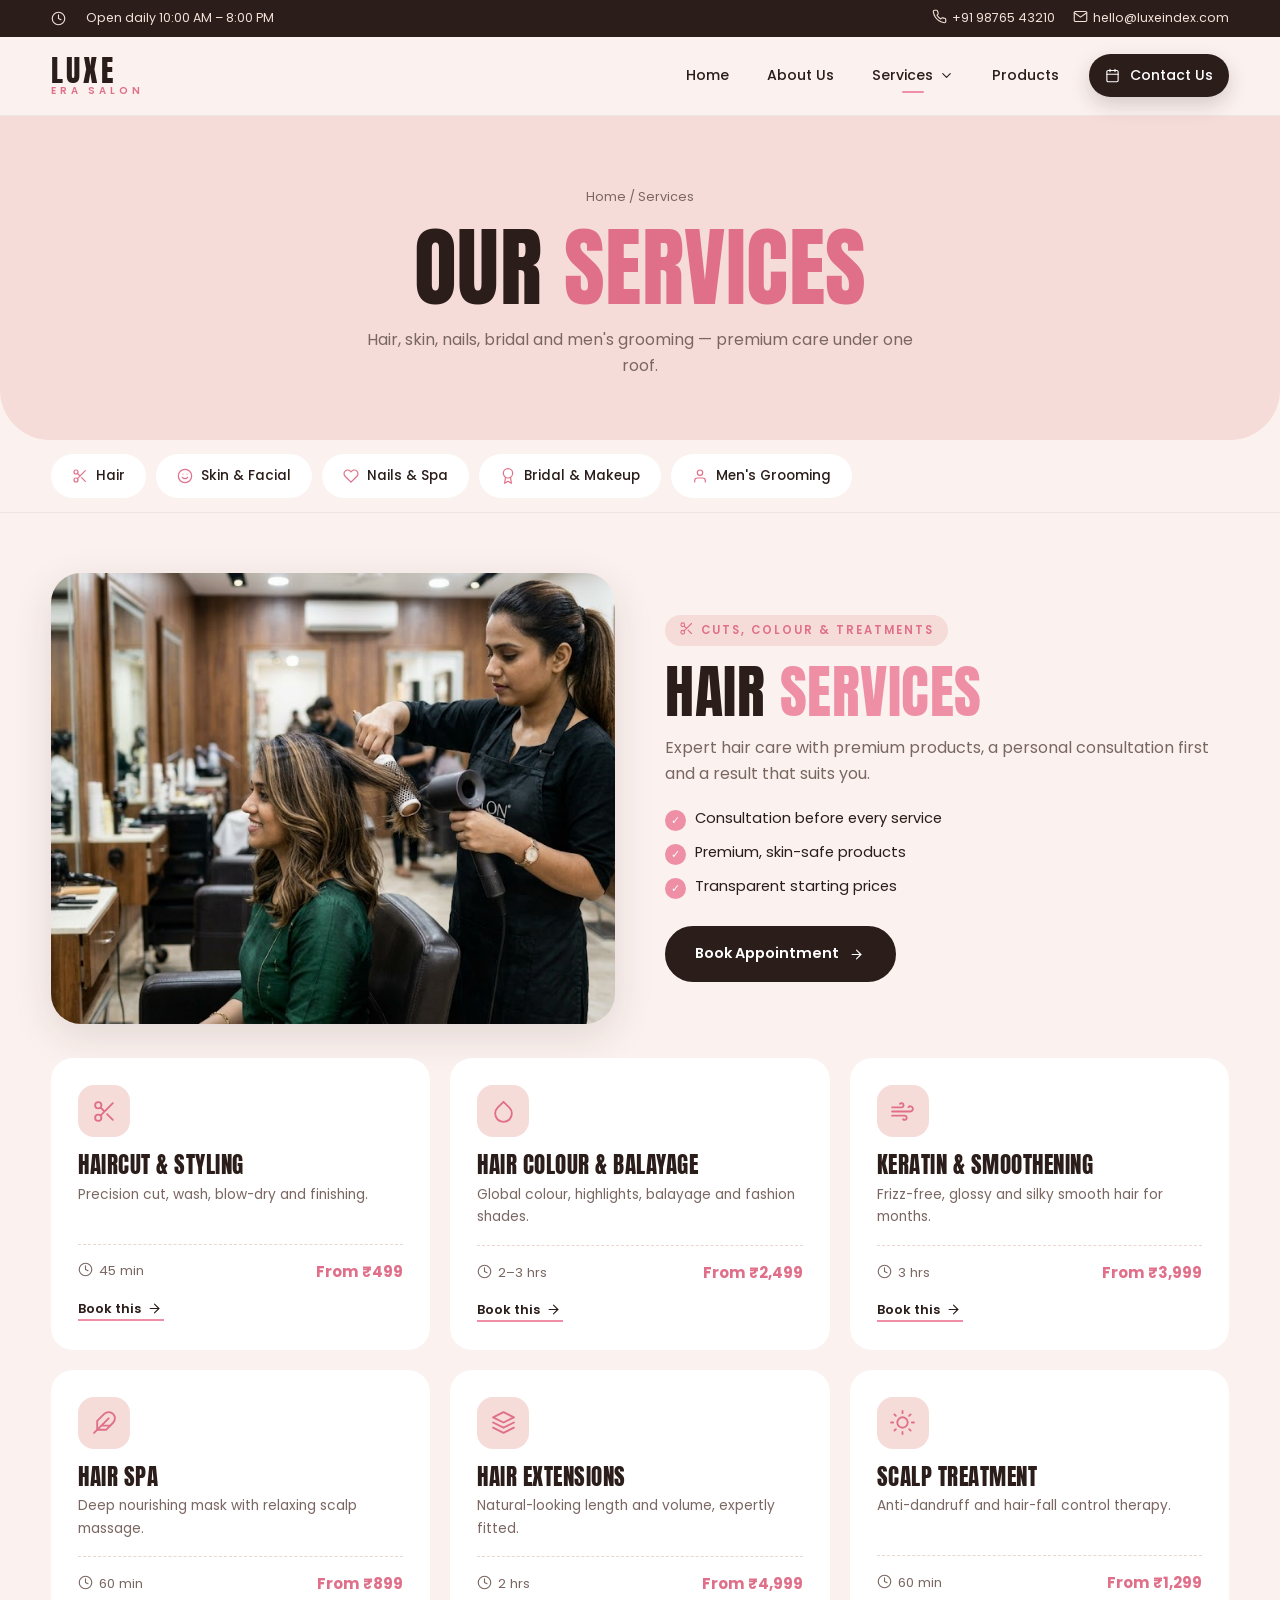
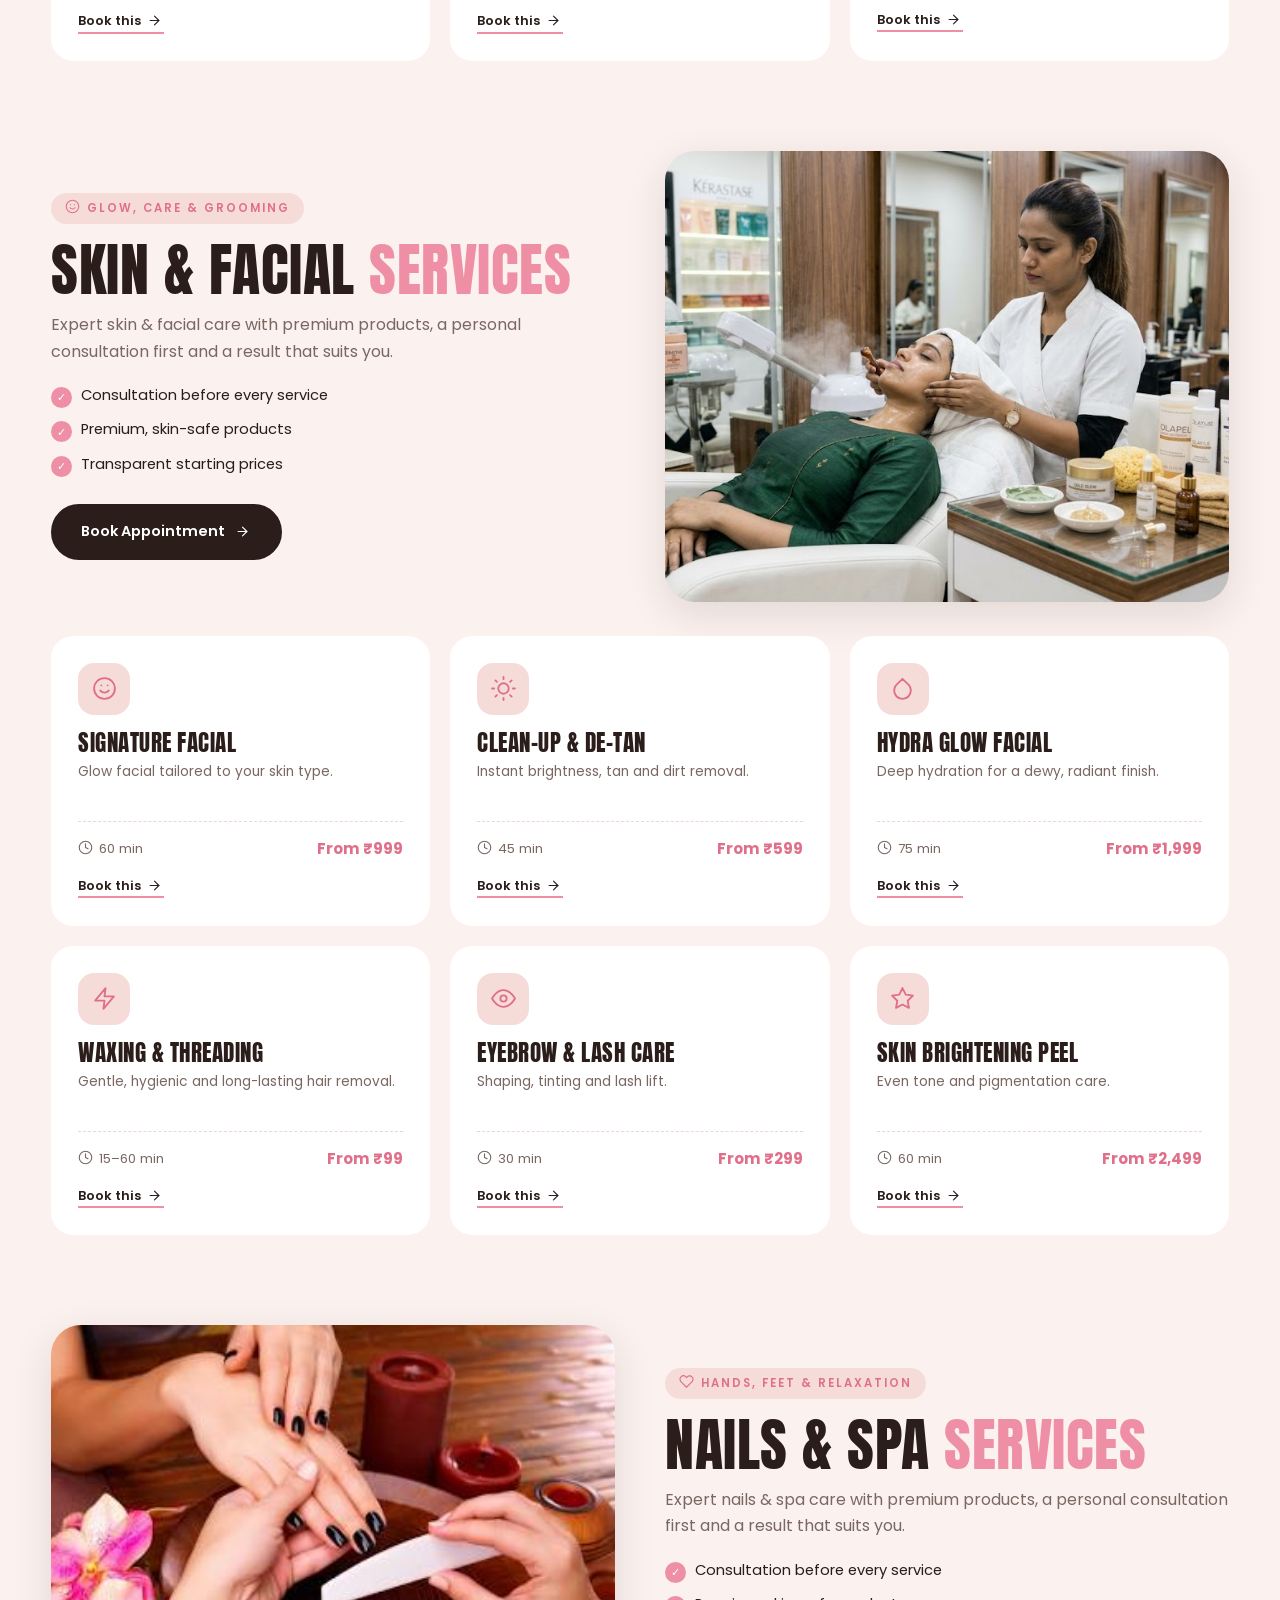
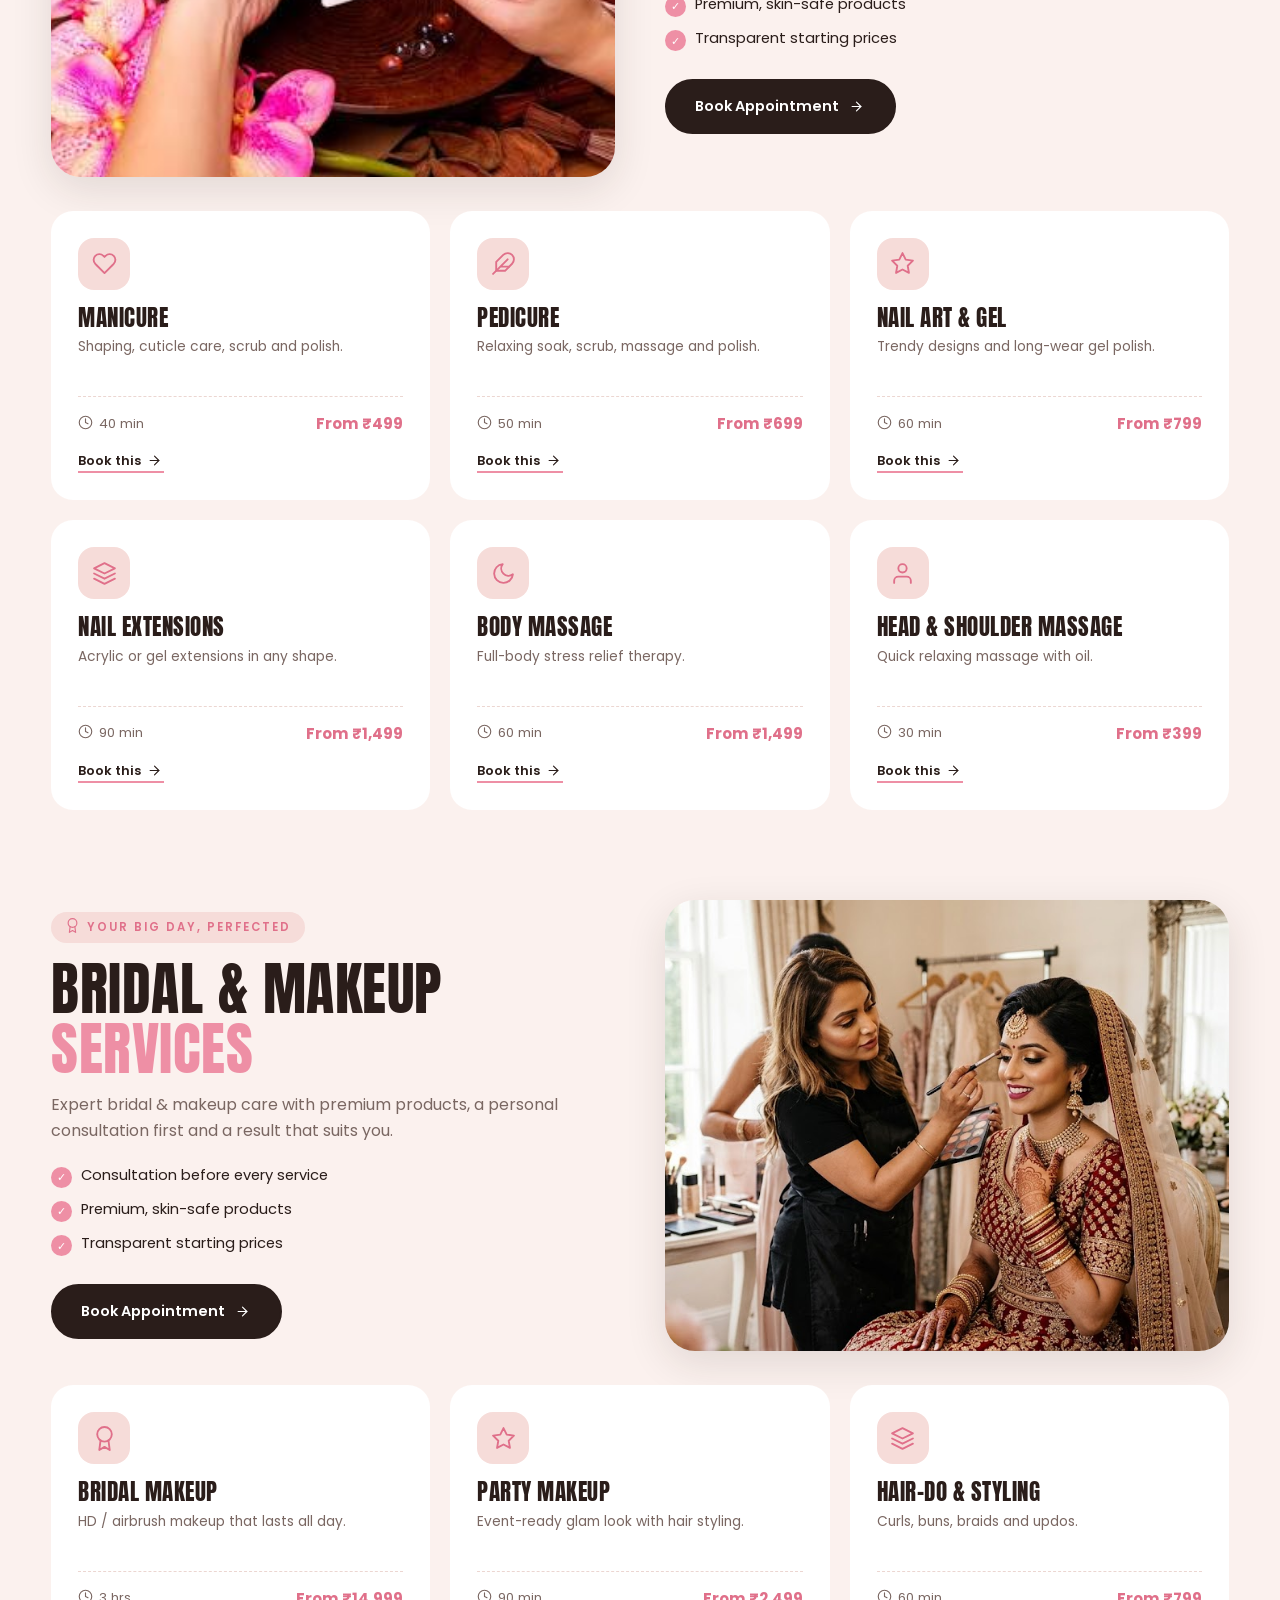
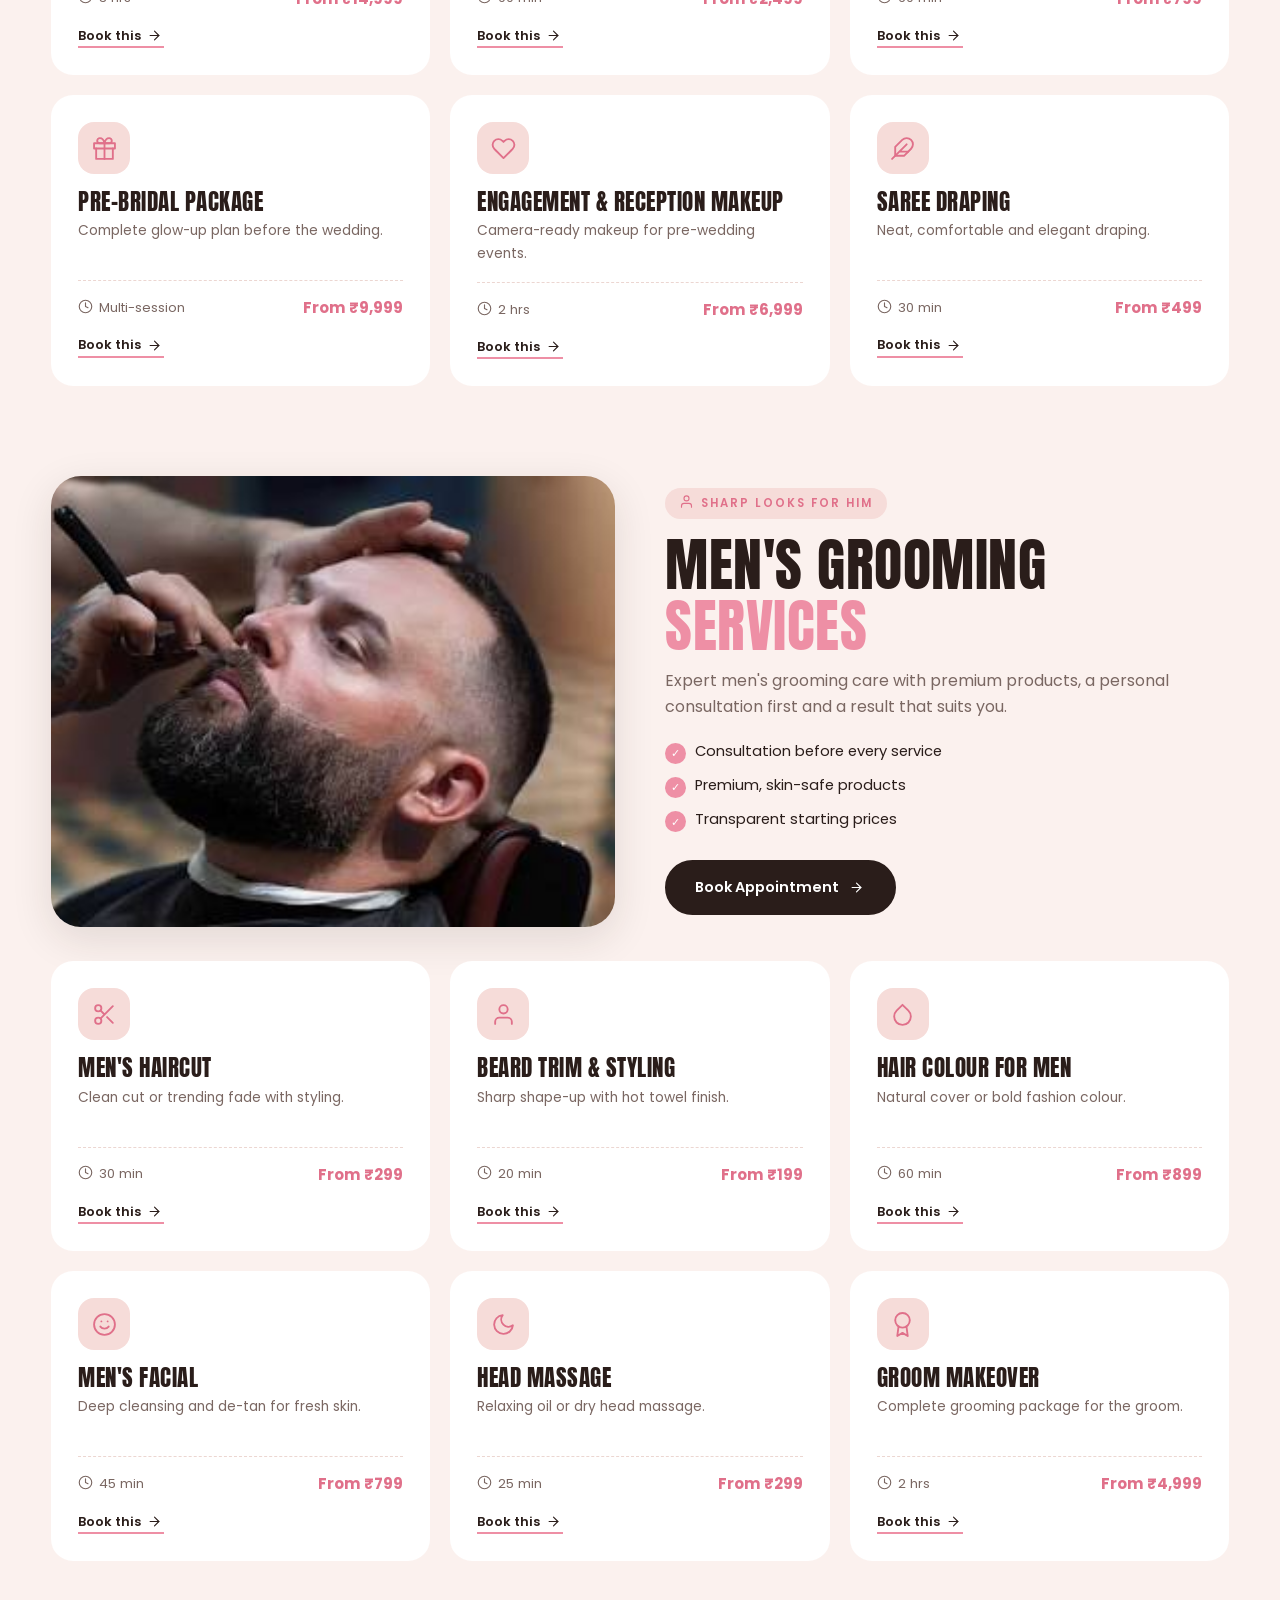
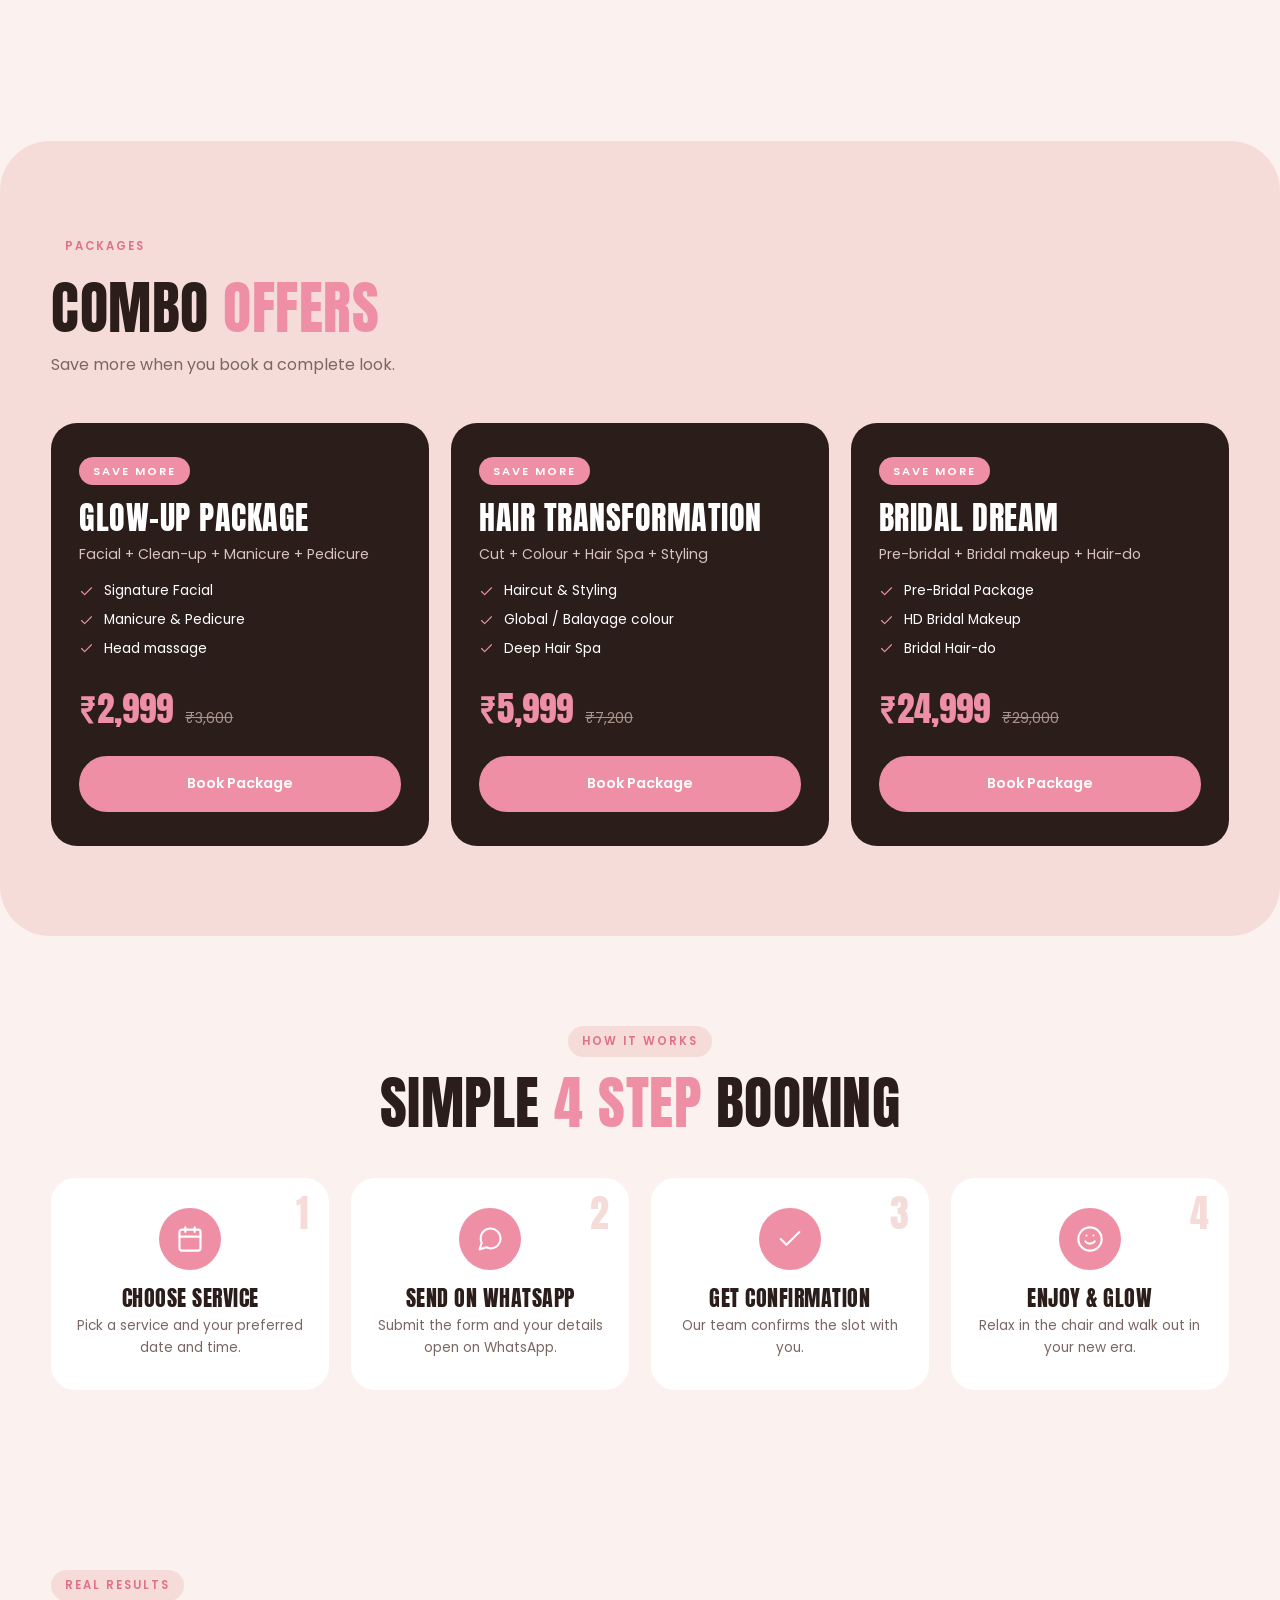
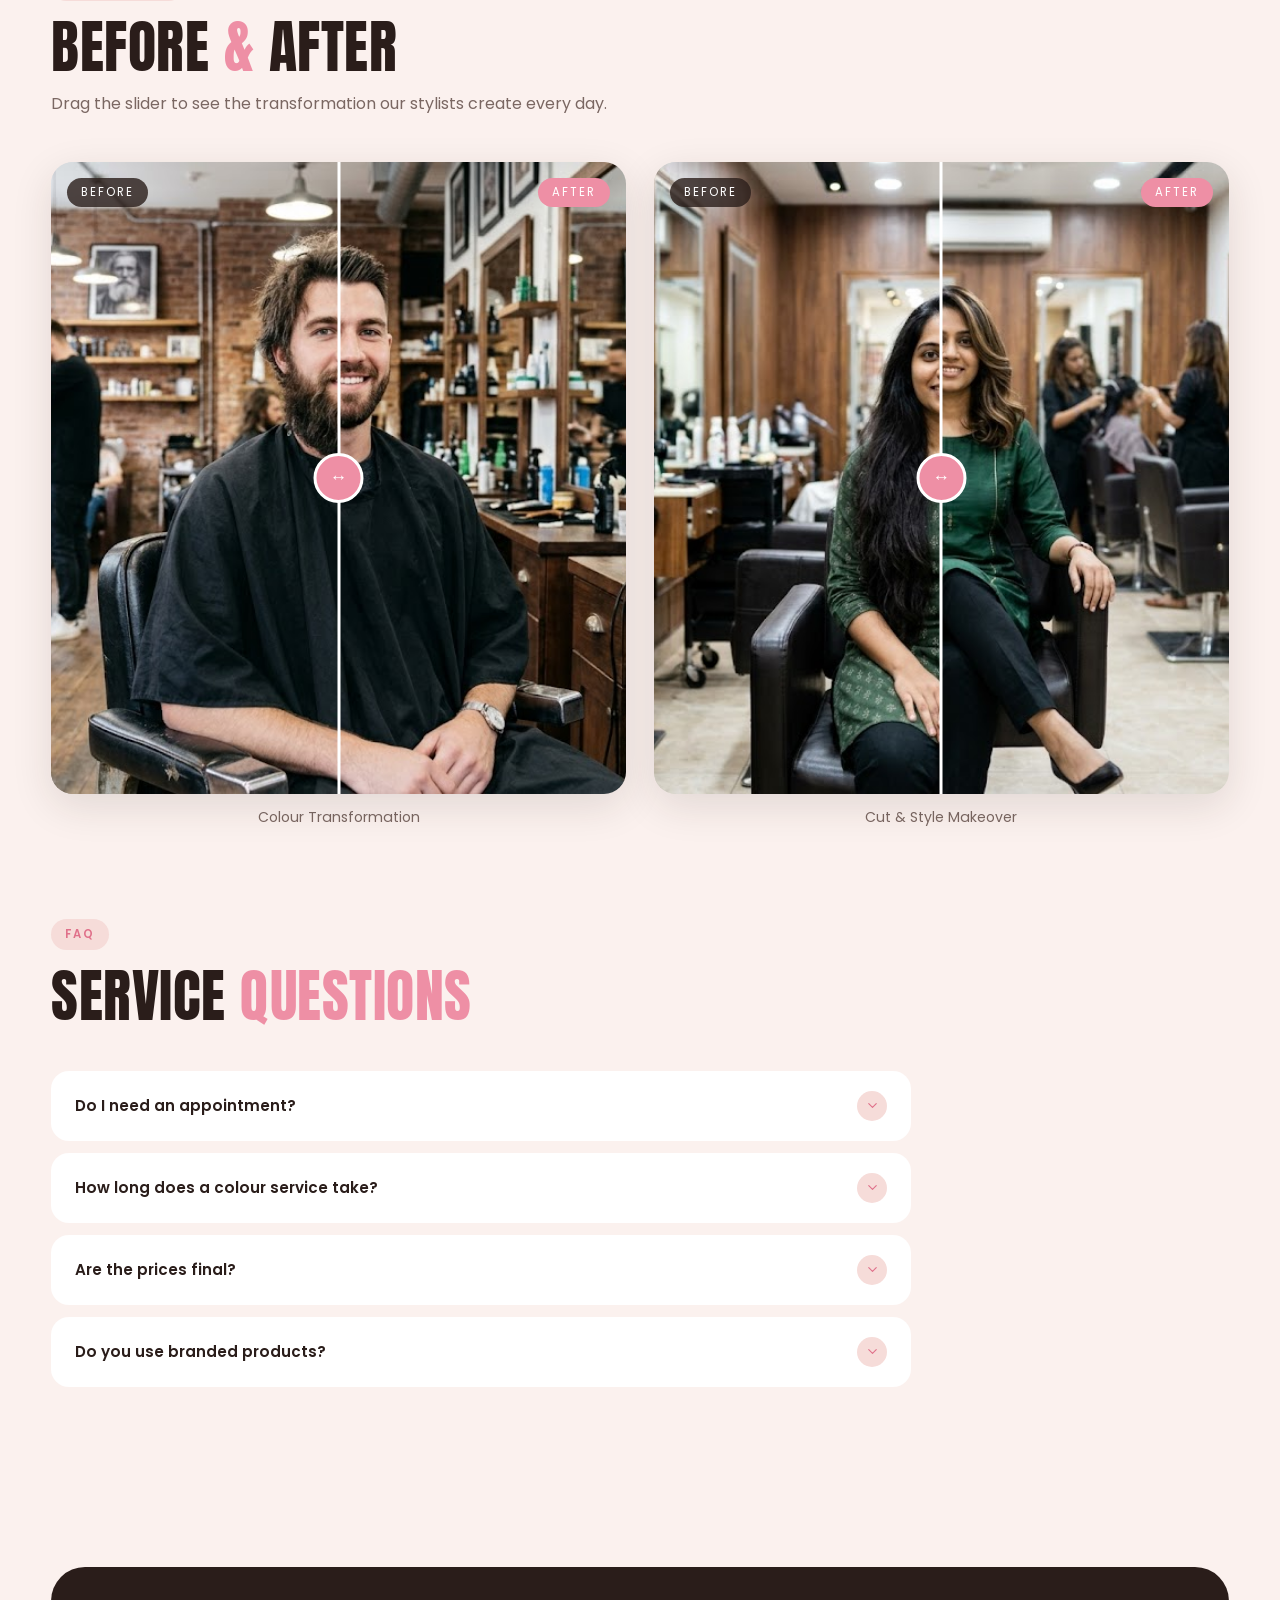
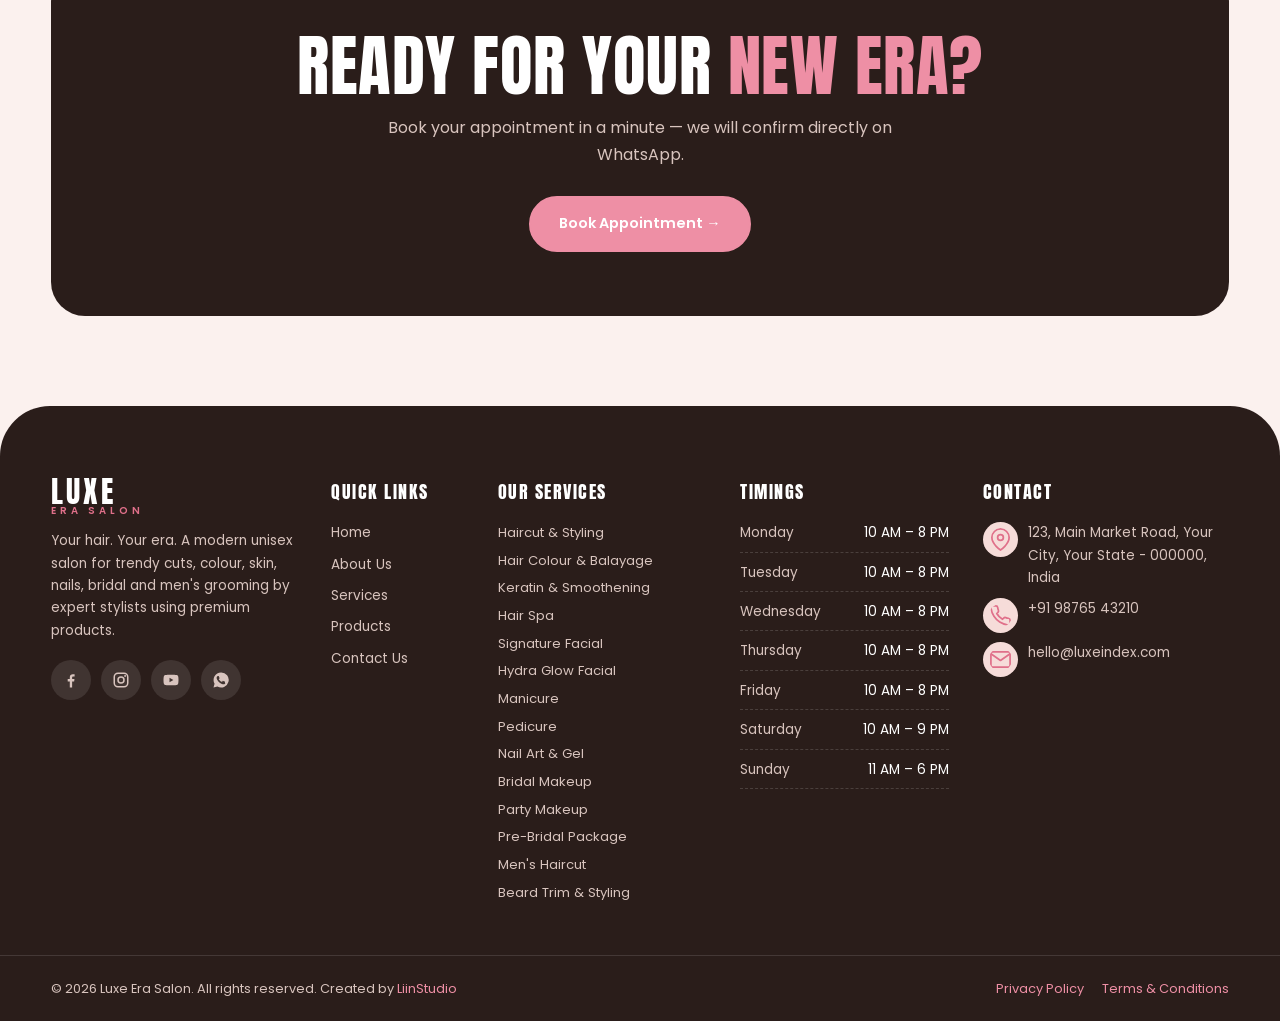
<file: services.html>
<!DOCTYPE html>
<html lang="en">

<head>
    <meta charset="UTF-8">
    <meta name="viewport" content="width=device-width, initial-scale=1.0">
    <title>Services | Luxe Era Salon</title>
    <meta name="description" content="Hair, skin, nails, bridal, makeup and men's grooming services at Luxe Era Salon.">
    <link rel="icon" href="images/favicon.svg" type="image/svg+xml">
    <link rel="preconnect" href="https://fonts.googleapis.com">
    <link rel="preconnect" href="https://fonts.gstatic.com" crossorigin>
    <link href="https://fonts.googleapis.com/css2?family=Anton&family=Poppins:wght@400;500;600&display=swap"
        rel="stylesheet">
    <link rel="stylesheet" href="css/style.css">
</head>

<body>
    <div class="topbar">
        <div class="container"><span class="hide-m"><svg class="ti" viewBox="0 0 24 24" fill="none"
                    stroke="currentColor" stroke-width="1.8" stroke-linecap="round" stroke-linejoin="round"
                    aria-hidden="true">
                    <circle cx="12" cy="12" r="10" />
                    <polyline points="12 6 12 12 16 14" />
                </svg> Open daily 10:00 AM – 8:00 PM</span><span><a href="tel:+919876543210"><svg class="ti"
                        viewBox="0 0 24 24" fill="none" stroke="currentColor" stroke-width="1.8" stroke-linecap="round"
                        stroke-linejoin="round" aria-hidden="true">
                        <path
                            d="M22 16.92v3a2 2 0 0 1-2.18 2 19.79 19.79 0 0 1-8.63-3.07 19.5 19.5 0 0 1-6-6 19.79 19.79 0 0 1-3.07-8.67A2 2 0 0 1 4.11 2h3a2 2 0 0 1 2 1.72c.13.96.36 1.9.7 2.81a2 2 0 0 1-.45 2.11L8.09 9.91a16 16 0 0 0 6 6l1.27-1.27a2 2 0 0 1 2.11-.45c.91.34 1.85.57 2.81.7A2 2 0 0 1 22 16.92z" />
                    </svg> +91 98765 43210</a><a href="mailto:hello@luxeindex.com" class="hide-m"><svg class="ti"
                        viewBox="0 0 24 24" fill="none" stroke="currentColor" stroke-width="1.8" stroke-linecap="round"
                        stroke-linejoin="round" aria-hidden="true">
                        <path d="M4 4h16a2 2 0 0 1 2 2v12a2 2 0 0 1-2 2H4a2 2 0 0 1-2-2V6a2 2 0 0 1 2-2z" />
                        <polyline points="22,6 12,13 2,6" />
                    </svg> hello@luxeindex.com</a></span></div>
    </div>
    <header>
        <div class="container nav">
            <a href="index.html" class="logo" aria-label="Luxe Era Salon home"><b>LUXE</b><small>Era
                    Salon</small></a>
            <button class="hamburger" aria-label="Menu"><span></span><span></span><span></span></button>
            <ul class="nav-links">
                <li><a href="index.html">Home</a></li>
                <li><a href="about.html">About Us</a></li>
                <li class="has-mega"><a href="services.html" class="active">Services <svg class="chev"
                            viewBox="0 0 24 24" fill="none" stroke="currentColor" stroke-width="1.8"
                            stroke-linecap="round" stroke-linejoin="round" aria-hidden="true">
                            <polyline points="6 9 12 15 18 9" />
                        </svg></a>
                    <div class="mega">
                        <div class="mcol"><a class="mhead" href="services.html#hair"><span class="mic"><svg class="ico"
                                        viewBox="0 0 24 24" fill="none" stroke="currentColor" stroke-width="1.8"
                                        stroke-linecap="round" stroke-linejoin="round" aria-hidden="true">
                                        <circle cx="6" cy="6" r="3" />
                                        <circle cx="6" cy="18" r="3" />
                                        <path d="M20 4 8.12 15.88M14.47 14.48 20 20M8.12 8.12 12 12" />
                                    </svg></span>
                                <div>
                                    <h4>Hair</h4><small>Cuts, colour & treatments</small>
                                </div>
                            </a>
                            <ul>
                                <li><a href="services.html#haircut-styling"><span class="ii"><svg class="ico"
                                                viewBox="0 0 24 24" fill="none" stroke="currentColor" stroke-width="1.8"
                                                stroke-linecap="round" stroke-linejoin="round" aria-hidden="true">
                                                <circle cx="6" cy="6" r="3" />
                                                <circle cx="6" cy="18" r="3" />
                                                <path d="M20 4 8.12 15.88M14.47 14.48 20 20M8.12 8.12 12 12" />
                                            </svg></span>Haircut & Styling</a></li>
                                <li><a href="services.html#hair-colour-balayage"><span class="ii"><svg class="ico"
                                                viewBox="0 0 24 24" fill="none" stroke="currentColor" stroke-width="1.8"
                                                stroke-linecap="round" stroke-linejoin="round" aria-hidden="true">
                                                <path d="M12 2.69l5.66 5.66a8 8 0 1 1-11.31 0z" />
                                            </svg></span>Hair Colour & Balayage</a></li>
                                <li><a href="services.html#keratin-smoothening"><span class="ii"><svg class="ico"
                                                viewBox="0 0 24 24" fill="none" stroke="currentColor" stroke-width="1.8"
                                                stroke-linecap="round" stroke-linejoin="round" aria-hidden="true">
                                                <path
                                                    d="M9.59 4.59A2 2 0 1 1 11 8H2m10.59 11.41A2 2 0 1 0 14 16H2m15.73-8.27A2.5 2.5 0 1 1 19.5 12H2" />
                                            </svg></span>Keratin & Smoothening</a></li>
                                <li><a href="services.html#hair-spa"><span class="ii"><svg class="ico"
                                                viewBox="0 0 24 24" fill="none" stroke="currentColor" stroke-width="1.8"
                                                stroke-linecap="round" stroke-linejoin="round" aria-hidden="true">
                                                <path d="M20.24 12.24a6 6 0 0 0-8.49-8.49L5 10.5V19h8.5z" />
                                                <path d="M16 8 2 22M17.5 15H9" />
                                            </svg></span>Hair Spa</a></li>
                                <li><a href="services.html#hair-extensions"><span class="ii"><svg class="ico"
                                                viewBox="0 0 24 24" fill="none" stroke="currentColor" stroke-width="1.8"
                                                stroke-linecap="round" stroke-linejoin="round" aria-hidden="true">
                                                <polygon points="12 2 2 7 12 12 22 7 12 2" />
                                                <polyline points="2 17 12 22 22 17" />
                                                <polyline points="2 12 12 17 22 12" />
                                            </svg></span>Hair Extensions</a></li>
                                <li><a href="services.html#scalp-treatment"><span class="ii"><svg class="ico"
                                                viewBox="0 0 24 24" fill="none" stroke="currentColor" stroke-width="1.8"
                                                stroke-linecap="round" stroke-linejoin="round" aria-hidden="true">
                                                <circle cx="12" cy="12" r="5" />
                                                <path
                                                    d="M12 1v2M12 21v2M4.22 4.22l1.42 1.42M18.36 18.36l1.42 1.42M1 12h2M21 12h2M4.22 19.78l1.42-1.42M18.36 5.64l1.42-1.42" />
                                            </svg></span>Scalp Treatment</a></li>
                            </ul>
                        </div>
                        <div class="mcol"><a class="mhead" href="services.html#skin"><span class="mic"><svg class="ico"
                                        viewBox="0 0 24 24" fill="none" stroke="currentColor" stroke-width="1.8"
                                        stroke-linecap="round" stroke-linejoin="round" aria-hidden="true">
                                        <circle cx="12" cy="12" r="10" />
                                        <path d="M8 14s1.5 2 4 2 4-2 4-2M9 9h.01M15 9h.01" />
                                    </svg></span>
                                <div>
                                    <h4>Skin & Facial</h4><small>Glow, care & grooming</small>
                                </div>
                            </a>
                            <ul>
                                <li><a href="services.html#signature-facial"><span class="ii"><svg class="ico"
                                                viewBox="0 0 24 24" fill="none" stroke="currentColor" stroke-width="1.8"
                                                stroke-linecap="round" stroke-linejoin="round" aria-hidden="true">
                                                <circle cx="12" cy="12" r="10" />
                                                <path d="M8 14s1.5 2 4 2 4-2 4-2M9 9h.01M15 9h.01" />
                                            </svg></span>Signature Facial</a></li>
                                <li><a href="services.html#clean-up-de-tan"><span class="ii"><svg class="ico"
                                                viewBox="0 0 24 24" fill="none" stroke="currentColor" stroke-width="1.8"
                                                stroke-linecap="round" stroke-linejoin="round" aria-hidden="true">
                                                <circle cx="12" cy="12" r="5" />
                                                <path
                                                    d="M12 1v2M12 21v2M4.22 4.22l1.42 1.42M18.36 18.36l1.42 1.42M1 12h2M21 12h2M4.22 19.78l1.42-1.42M18.36 5.64l1.42-1.42" />
                                            </svg></span>Clean-up & De-tan</a></li>
                                <li><a href="services.html#hydra-glow-facial"><span class="ii"><svg class="ico"
                                                viewBox="0 0 24 24" fill="none" stroke="currentColor" stroke-width="1.8"
                                                stroke-linecap="round" stroke-linejoin="round" aria-hidden="true">
                                                <path d="M12 2.69l5.66 5.66a8 8 0 1 1-11.31 0z" />
                                            </svg></span>Hydra Glow Facial</a></li>
                                <li><a href="services.html#waxing-threading"><span class="ii"><svg class="ico"
                                                viewBox="0 0 24 24" fill="none" stroke="currentColor" stroke-width="1.8"
                                                stroke-linecap="round" stroke-linejoin="round" aria-hidden="true">
                                                <polygon points="13 2 3 14 12 14 11 22 21 10 12 10 13 2" />
                                            </svg></span>Waxing & Threading</a></li>
                                <li><a href="services.html#eyebrow-lash-care"><span class="ii"><svg class="ico"
                                                viewBox="0 0 24 24" fill="none" stroke="currentColor" stroke-width="1.8"
                                                stroke-linecap="round" stroke-linejoin="round" aria-hidden="true">
                                                <path d="M1 12s4-8 11-8 11 8 11 8-4 8-11 8-11-8-11-8z" />
                                                <circle cx="12" cy="12" r="3" />
                                            </svg></span>Eyebrow & Lash Care</a></li>
                                <li><a href="services.html#skin-brightening-peel"><span class="ii"><svg class="ico"
                                                viewBox="0 0 24 24" fill="none" stroke="currentColor" stroke-width="1.8"
                                                stroke-linecap="round" stroke-linejoin="round" aria-hidden="true">
                                                <polygon
                                                    points="12 2 15.09 8.26 22 9.27 17 14.14 18.18 21.02 12 17.77 5.82 21.02 7 14.14 2 9.27 8.91 8.26 12 2" />
                                            </svg></span>Skin Brightening Peel</a></li>
                            </ul>
                        </div>
                        <div class="mcol"><a class="mhead" href="services.html#nails"><span class="mic"><svg class="ico"
                                        viewBox="0 0 24 24" fill="none" stroke="currentColor" stroke-width="1.8"
                                        stroke-linecap="round" stroke-linejoin="round" aria-hidden="true">
                                        <path
                                            d="M20.84 4.61a5.5 5.5 0 0 0-7.78 0L12 5.67l-1.06-1.06a5.5 5.5 0 0 0-7.78 7.78l1.06 1.06L12 21.23l7.78-7.78 1.06-1.06a5.5 5.5 0 0 0 0-7.78z" />
                                    </svg></span>
                                <div>
                                    <h4>Nails & Spa</h4><small>Hands, feet & relaxation</small>
                                </div>
                            </a>
                            <ul>
                                <li><a href="services.html#manicure"><span class="ii"><svg class="ico"
                                                viewBox="0 0 24 24" fill="none" stroke="currentColor" stroke-width="1.8"
                                                stroke-linecap="round" stroke-linejoin="round" aria-hidden="true">
                                                <path
                                                    d="M20.84 4.61a5.5 5.5 0 0 0-7.78 0L12 5.67l-1.06-1.06a5.5 5.5 0 0 0-7.78 7.78l1.06 1.06L12 21.23l7.78-7.78 1.06-1.06a5.5 5.5 0 0 0 0-7.78z" />
                                            </svg></span>Manicure</a></li>
                                <li><a href="services.html#pedicure"><span class="ii"><svg class="ico"
                                                viewBox="0 0 24 24" fill="none" stroke="currentColor" stroke-width="1.8"
                                                stroke-linecap="round" stroke-linejoin="round" aria-hidden="true">
                                                <path d="M20.24 12.24a6 6 0 0 0-8.49-8.49L5 10.5V19h8.5z" />
                                                <path d="M16 8 2 22M17.5 15H9" />
                                            </svg></span>Pedicure</a></li>
                                <li><a href="services.html#nail-art-gel"><span class="ii"><svg class="ico"
                                                viewBox="0 0 24 24" fill="none" stroke="currentColor" stroke-width="1.8"
                                                stroke-linecap="round" stroke-linejoin="round" aria-hidden="true">
                                                <polygon
                                                    points="12 2 15.09 8.26 22 9.27 17 14.14 18.18 21.02 12 17.77 5.82 21.02 7 14.14 2 9.27 8.91 8.26 12 2" />
                                            </svg></span>Nail Art & Gel</a></li>
                                <li><a href="services.html#nail-extensions"><span class="ii"><svg class="ico"
                                                viewBox="0 0 24 24" fill="none" stroke="currentColor" stroke-width="1.8"
                                                stroke-linecap="round" stroke-linejoin="round" aria-hidden="true">
                                                <polygon points="12 2 2 7 12 12 22 7 12 2" />
                                                <polyline points="2 17 12 22 22 17" />
                                                <polyline points="2 12 12 17 22 12" />
                                            </svg></span>Nail Extensions</a></li>
                                <li><a href="services.html#body-massage"><span class="ii"><svg class="ico"
                                                viewBox="0 0 24 24" fill="none" stroke="currentColor" stroke-width="1.8"
                                                stroke-linecap="round" stroke-linejoin="round" aria-hidden="true">
                                                <path d="M21 12.79A9 9 0 1 1 11.21 3 7 7 0 0 0 21 12.79z" />
                                            </svg></span>Body Massage</a></li>
                                <li><a href="services.html#head-shoulder-massage"><span class="ii"><svg class="ico"
                                                viewBox="0 0 24 24" fill="none" stroke="currentColor" stroke-width="1.8"
                                                stroke-linecap="round" stroke-linejoin="round" aria-hidden="true">
                                                <path d="M20 21v-2a4 4 0 0 0-4-4H8a4 4 0 0 0-4 4v2" />
                                                <circle cx="12" cy="7" r="4" />
                                            </svg></span>Head & Shoulder Massage</a></li>
                            </ul>
                        </div>
                        <div class="mcol"><a class="mhead" href="services.html#bridal"><span class="mic"><svg
                                        class="ico" viewBox="0 0 24 24" fill="none" stroke="currentColor"
                                        stroke-width="1.8" stroke-linecap="round" stroke-linejoin="round"
                                        aria-hidden="true">
                                        <circle cx="12" cy="8" r="7" />
                                        <polyline points="8.21 13.89 7 23 12 20 17 23 15.79 13.88" />
                                    </svg></span>
                                <div>
                                    <h4>Bridal & Makeup</h4><small>Your big day, perfected</small>
                                </div>
                            </a>
                            <ul>
                                <li><a href="services.html#bridal-makeup"><span class="ii"><svg class="ico"
                                                viewBox="0 0 24 24" fill="none" stroke="currentColor" stroke-width="1.8"
                                                stroke-linecap="round" stroke-linejoin="round" aria-hidden="true">
                                                <circle cx="12" cy="8" r="7" />
                                                <polyline points="8.21 13.89 7 23 12 20 17 23 15.79 13.88" />
                                            </svg></span>Bridal Makeup</a></li>
                                <li><a href="services.html#party-makeup"><span class="ii"><svg class="ico"
                                                viewBox="0 0 24 24" fill="none" stroke="currentColor" stroke-width="1.8"
                                                stroke-linecap="round" stroke-linejoin="round" aria-hidden="true">
                                                <polygon
                                                    points="12 2 15.09 8.26 22 9.27 17 14.14 18.18 21.02 12 17.77 5.82 21.02 7 14.14 2 9.27 8.91 8.26 12 2" />
                                            </svg></span>Party Makeup</a></li>
                                <li><a href="services.html#hair-do-styling"><span class="ii"><svg class="ico"
                                                viewBox="0 0 24 24" fill="none" stroke="currentColor" stroke-width="1.8"
                                                stroke-linecap="round" stroke-linejoin="round" aria-hidden="true">
                                                <polygon points="12 2 2 7 12 12 22 7 12 2" />
                                                <polyline points="2 17 12 22 22 17" />
                                                <polyline points="2 12 12 17 22 12" />
                                            </svg></span>Hair-do & Styling</a></li>
                                <li><a href="services.html#pre-bridal-package"><span class="ii"><svg class="ico"
                                                viewBox="0 0 24 24" fill="none" stroke="currentColor" stroke-width="1.8"
                                                stroke-linecap="round" stroke-linejoin="round" aria-hidden="true">
                                                <polyline points="20 12 20 22 4 22 4 12" />
                                                <rect x="2" y="7" width="20" height="5" />
                                                <path
                                                    d="M12 22V7M12 7H7.5a2.5 2.5 0 0 1 0-5C11 2 12 7 12 7zM12 7h4.5a2.5 2.5 0 0 0 0-5C13 2 12 7 12 7z" />
                                            </svg></span>Pre-Bridal Package</a></li>
                                <li><a href="services.html#engagement-reception-makeup"><span class="ii"><svg
                                                class="ico" viewBox="0 0 24 24" fill="none" stroke="currentColor"
                                                stroke-width="1.8" stroke-linecap="round" stroke-linejoin="round"
                                                aria-hidden="true">
                                                <path
                                                    d="M20.84 4.61a5.5 5.5 0 0 0-7.78 0L12 5.67l-1.06-1.06a5.5 5.5 0 0 0-7.78 7.78l1.06 1.06L12 21.23l7.78-7.78 1.06-1.06a5.5 5.5 0 0 0 0-7.78z" />
                                            </svg></span>Engagement & Reception Makeup</a></li>
                                <li><a href="services.html#saree-draping"><span class="ii"><svg class="ico"
                                                viewBox="0 0 24 24" fill="none" stroke="currentColor" stroke-width="1.8"
                                                stroke-linecap="round" stroke-linejoin="round" aria-hidden="true">
                                                <path d="M20.24 12.24a6 6 0 0 0-8.49-8.49L5 10.5V19h8.5z" />
                                                <path d="M16 8 2 22M17.5 15H9" />
                                            </svg></span>Saree Draping</a></li>
                            </ul>
                        </div>
                        <div class="mcol"><a class="mhead" href="services.html#men"><span class="mic"><svg class="ico"
                                        viewBox="0 0 24 24" fill="none" stroke="currentColor" stroke-width="1.8"
                                        stroke-linecap="round" stroke-linejoin="round" aria-hidden="true">
                                        <path d="M20 21v-2a4 4 0 0 0-4-4H8a4 4 0 0 0-4 4v2" />
                                        <circle cx="12" cy="7" r="4" />
                                    </svg></span>
                                <div>
                                    <h4>Men's Grooming</h4><small>Sharp looks for him</small>
                                </div>
                            </a>
                            <ul>
                                <li><a href="services.html#men-s-haircut"><span class="ii"><svg class="ico"
                                                viewBox="0 0 24 24" fill="none" stroke="currentColor" stroke-width="1.8"
                                                stroke-linecap="round" stroke-linejoin="round" aria-hidden="true">
                                                <circle cx="6" cy="6" r="3" />
                                                <circle cx="6" cy="18" r="3" />
                                                <path d="M20 4 8.12 15.88M14.47 14.48 20 20M8.12 8.12 12 12" />
                                            </svg></span>Men's Haircut</a></li>
                                <li><a href="services.html#beard-trim-styling"><span class="ii"><svg class="ico"
                                                viewBox="0 0 24 24" fill="none" stroke="currentColor" stroke-width="1.8"
                                                stroke-linecap="round" stroke-linejoin="round" aria-hidden="true">
                                                <path d="M20 21v-2a4 4 0 0 0-4-4H8a4 4 0 0 0-4 4v2" />
                                                <circle cx="12" cy="7" r="4" />
                                            </svg></span>Beard Trim & Styling</a></li>
                                <li><a href="services.html#hair-colour-for-men"><span class="ii"><svg class="ico"
                                                viewBox="0 0 24 24" fill="none" stroke="currentColor" stroke-width="1.8"
                                                stroke-linecap="round" stroke-linejoin="round" aria-hidden="true">
                                                <path d="M12 2.69l5.66 5.66a8 8 0 1 1-11.31 0z" />
                                            </svg></span>Hair Colour for Men</a></li>
                                <li><a href="services.html#men-s-facial"><span class="ii"><svg class="ico"
                                                viewBox="0 0 24 24" fill="none" stroke="currentColor" stroke-width="1.8"
                                                stroke-linecap="round" stroke-linejoin="round" aria-hidden="true">
                                                <circle cx="12" cy="12" r="10" />
                                                <path d="M8 14s1.5 2 4 2 4-2 4-2M9 9h.01M15 9h.01" />
                                            </svg></span>Men's Facial</a></li>
                                <li><a href="services.html#head-massage"><span class="ii"><svg class="ico"
                                                viewBox="0 0 24 24" fill="none" stroke="currentColor" stroke-width="1.8"
                                                stroke-linecap="round" stroke-linejoin="round" aria-hidden="true">
                                                <path d="M21 12.79A9 9 0 1 1 11.21 3 7 7 0 0 0 21 12.79z" />
                                            </svg></span>Head Massage</a></li>
                                <li><a href="services.html#groom-makeover"><span class="ii"><svg class="ico"
                                                viewBox="0 0 24 24" fill="none" stroke="currentColor" stroke-width="1.8"
                                                stroke-linecap="round" stroke-linejoin="round" aria-hidden="true">
                                                <circle cx="12" cy="8" r="7" />
                                                <polyline points="8.21 13.89 7 23 12 20 17 23 15.79 13.88" />
                                            </svg></span>Groom Makeover</a></li>
                            </ul>
                        </div>
                        <div class="mega-foot">
                            <div><b>First visit offer:</b> 15% off on your first colour or facial. &nbsp; Open daily 10
                                AM – 8 PM</div>
                            <div class="btns"><a class="btn pink" href="contact.html">Book Now</a><a class="btn ghost"
                                    href="services.html">All Services</a></div>
                        </div>
                    </div>
                </li>
                <li><a href="products.html">Products</a></li>
                <li><a href="contact.html" class="book"><svg class="ti" viewBox="0 0 24 24" fill="none"
                            stroke="currentColor" stroke-width="1.8" stroke-linecap="round" stroke-linejoin="round"
                            aria-hidden="true">
                            <rect x="3" y="4" width="18" height="18" rx="2" />
                            <path d="M16 2v4M8 2v4M3 10h18" />
                        </svg> Contact Us</a></li>
            </ul>
        </div>
    </header>
    <section class="page-banner">
        <div class="container">
            <div class="crumbs"><a href="index.html">Home</a> / Services</div>
            <h1>Our <span>Services</span></h1>
            <p>Hair, skin, nails, bridal and men's grooming — premium care under one roof.</p>
        </div>
    </section>
    <div class="pills-bar">
        <div class="container pills"><a href="#hair"><svg class="ico" viewBox="0 0 24 24" fill="none"
                    stroke="currentColor" stroke-width="1.8" stroke-linecap="round" stroke-linejoin="round"
                    aria-hidden="true">
                    <circle cx="6" cy="6" r="3" />
                    <circle cx="6" cy="18" r="3" />
                    <path d="M20 4 8.12 15.88M14.47 14.48 20 20M8.12 8.12 12 12" />
                </svg>Hair</a><a href="#skin"><svg class="ico" viewBox="0 0 24 24" fill="none" stroke="currentColor"
                    stroke-width="1.8" stroke-linecap="round" stroke-linejoin="round" aria-hidden="true">
                    <circle cx="12" cy="12" r="10" />
                    <path d="M8 14s1.5 2 4 2 4-2 4-2M9 9h.01M15 9h.01" />
                </svg>Skin & Facial</a><a href="#nails"><svg class="ico" viewBox="0 0 24 24" fill="none"
                    stroke="currentColor" stroke-width="1.8" stroke-linecap="round" stroke-linejoin="round"
                    aria-hidden="true">
                    <path
                        d="M20.84 4.61a5.5 5.5 0 0 0-7.78 0L12 5.67l-1.06-1.06a5.5 5.5 0 0 0-7.78 7.78l1.06 1.06L12 21.23l7.78-7.78 1.06-1.06a5.5 5.5 0 0 0 0-7.78z" />
                </svg>Nails & Spa</a><a href="#bridal"><svg class="ico" viewBox="0 0 24 24" fill="none"
                    stroke="currentColor" stroke-width="1.8" stroke-linecap="round" stroke-linejoin="round"
                    aria-hidden="true">
                    <circle cx="12" cy="8" r="7" />
                    <polyline points="8.21 13.89 7 23 12 20 17 23 15.79 13.88" />
                </svg>Bridal & Makeup</a><a href="#men"><svg class="ico" viewBox="0 0 24 24" fill="none"
                    stroke="currentColor" stroke-width="1.8" stroke-linecap="round" stroke-linejoin="round"
                    aria-hidden="true">
                    <path d="M20 21v-2a4 4 0 0 0-4-4H8a4 4 0 0 0-4 4v2" />
                    <circle cx="12" cy="7" r="4" />
                </svg>Men's Grooming</a></div>
    </div>
    <section class="section" style="padding-top:60px">
        <div class="container">
            <div class="cat" id="hair">
                <div class="cat-hero">
                    <div class="cat-img reveal"><img src="images/service01.jpg" alt="Hair" loading="lazy"></div>
                    <div class="cat-text reveal"><span class="eyebrow"><svg class="ti" viewBox="0 0 24 24" fill="none"
                                stroke="currentColor" stroke-width="1.8" stroke-linecap="round" stroke-linejoin="round"
                                aria-hidden="true">
                                <circle cx="6" cy="6" r="3" />
                                <circle cx="6" cy="18" r="3" />
                                <path d="M20 4 8.12 15.88M14.47 14.48 20 20M8.12 8.12 12 12" />
                            </svg> Cuts, colour & treatments</span>
                        <h2>Hair <span>Services</span></h2>
                        <p>Expert hair care with premium products, a personal consultation first and a result that suits
                            you.</p>
                        <ul class="ticks">
                            <li>Consultation before every service</li>
                            <li>Premium, skin-safe products</li>
                            <li>Transparent starting prices</li>
                        </ul><a href="contact.html" class="btn">Book Appointment <svg class="ti" viewBox="0 0 24 24"
                                fill="none" stroke="currentColor" stroke-width="1.8" stroke-linecap="round"
                                stroke-linejoin="round" aria-hidden="true">
                                <line x1="5" y1="12" x2="19" y2="12" />
                                <polyline points="12 5 19 12 12 19" />
                            </svg></a>
                    </div>
                </div>
                <div class="svc-cards">
                    <div class="svc-card reveal" id="haircut-styling">
                        <div class="sc-ic"><svg class="ico" viewBox="0 0 24 24" fill="none" stroke="currentColor"
                                stroke-width="1.8" stroke-linecap="round" stroke-linejoin="round" aria-hidden="true">
                                <circle cx="6" cy="6" r="3" />
                                <circle cx="6" cy="18" r="3" />
                                <path d="M20 4 8.12 15.88M14.47 14.48 20 20M8.12 8.12 12 12" />
                            </svg></div>
                        <h3>Haircut & Styling</h3>
                        <p>Precision cut, wash, blow-dry and finishing.</p>
                        <div class="sc-meta"><span><svg class="ti" viewBox="0 0 24 24" fill="none" stroke="currentColor"
                                    stroke-width="1.8" stroke-linecap="round" stroke-linejoin="round"
                                    aria-hidden="true">
                                    <circle cx="12" cy="12" r="10" />
                                    <polyline points="12 6 12 12 16 14" />
                                </svg> 45 min</span><b>From ₹499</b></div><a class="mini"
                            href="contact.html?service=Haircut%20%26%20Styling">Book this <svg class="ti"
                                viewBox="0 0 24 24" fill="none" stroke="currentColor" stroke-width="1.8"
                                stroke-linecap="round" stroke-linejoin="round" aria-hidden="true">
                                <line x1="5" y1="12" x2="19" y2="12" />
                                <polyline points="12 5 19 12 12 19" />
                            </svg></a>
                    </div>
                    <div class="svc-card reveal" id="hair-colour-balayage">
                        <div class="sc-ic"><svg class="ico" viewBox="0 0 24 24" fill="none" stroke="currentColor"
                                stroke-width="1.8" stroke-linecap="round" stroke-linejoin="round" aria-hidden="true">
                                <path d="M12 2.69l5.66 5.66a8 8 0 1 1-11.31 0z" />
                            </svg></div>
                        <h3>Hair Colour & Balayage</h3>
                        <p>Global colour, highlights, balayage and fashion shades.</p>
                        <div class="sc-meta"><span><svg class="ti" viewBox="0 0 24 24" fill="none" stroke="currentColor"
                                    stroke-width="1.8" stroke-linecap="round" stroke-linejoin="round"
                                    aria-hidden="true">
                                    <circle cx="12" cy="12" r="10" />
                                    <polyline points="12 6 12 12 16 14" />
                                </svg> 2–3 hrs</span><b>From ₹2,499</b></div><a class="mini"
                            href="contact.html?service=Hair%20Colour%20%26%20Balayage">Book this <svg class="ti"
                                viewBox="0 0 24 24" fill="none" stroke="currentColor" stroke-width="1.8"
                                stroke-linecap="round" stroke-linejoin="round" aria-hidden="true">
                                <line x1="5" y1="12" x2="19" y2="12" />
                                <polyline points="12 5 19 12 12 19" />
                            </svg></a>
                    </div>
                    <div class="svc-card reveal" id="keratin-smoothening">
                        <div class="sc-ic"><svg class="ico" viewBox="0 0 24 24" fill="none" stroke="currentColor"
                                stroke-width="1.8" stroke-linecap="round" stroke-linejoin="round" aria-hidden="true">
                                <path
                                    d="M9.59 4.59A2 2 0 1 1 11 8H2m10.59 11.41A2 2 0 1 0 14 16H2m15.73-8.27A2.5 2.5 0 1 1 19.5 12H2" />
                            </svg></div>
                        <h3>Keratin & Smoothening</h3>
                        <p>Frizz-free, glossy and silky smooth hair for months.</p>
                        <div class="sc-meta"><span><svg class="ti" viewBox="0 0 24 24" fill="none" stroke="currentColor"
                                    stroke-width="1.8" stroke-linecap="round" stroke-linejoin="round"
                                    aria-hidden="true">
                                    <circle cx="12" cy="12" r="10" />
                                    <polyline points="12 6 12 12 16 14" />
                                </svg> 3 hrs</span><b>From ₹3,999</b></div><a class="mini"
                            href="contact.html?service=Keratin%20%26%20Smoothening">Book this <svg class="ti"
                                viewBox="0 0 24 24" fill="none" stroke="currentColor" stroke-width="1.8"
                                stroke-linecap="round" stroke-linejoin="round" aria-hidden="true">
                                <line x1="5" y1="12" x2="19" y2="12" />
                                <polyline points="12 5 19 12 12 19" />
                            </svg></a>
                    </div>
                    <div class="svc-card reveal" id="hair-spa">
                        <div class="sc-ic"><svg class="ico" viewBox="0 0 24 24" fill="none" stroke="currentColor"
                                stroke-width="1.8" stroke-linecap="round" stroke-linejoin="round" aria-hidden="true">
                                <path d="M20.24 12.24a6 6 0 0 0-8.49-8.49L5 10.5V19h8.5z" />
                                <path d="M16 8 2 22M17.5 15H9" />
                            </svg></div>
                        <h3>Hair Spa</h3>
                        <p>Deep nourishing mask with relaxing scalp massage.</p>
                        <div class="sc-meta"><span><svg class="ti" viewBox="0 0 24 24" fill="none" stroke="currentColor"
                                    stroke-width="1.8" stroke-linecap="round" stroke-linejoin="round"
                                    aria-hidden="true">
                                    <circle cx="12" cy="12" r="10" />
                                    <polyline points="12 6 12 12 16 14" />
                                </svg> 60 min</span><b>From ₹899</b></div><a class="mini"
                            href="contact.html?service=Hair%20Spa">Book this <svg class="ti" viewBox="0 0 24 24"
                                fill="none" stroke="currentColor" stroke-width="1.8" stroke-linecap="round"
                                stroke-linejoin="round" aria-hidden="true">
                                <line x1="5" y1="12" x2="19" y2="12" />
                                <polyline points="12 5 19 12 12 19" />
                            </svg></a>
                    </div>
                    <div class="svc-card reveal" id="hair-extensions">
                        <div class="sc-ic"><svg class="ico" viewBox="0 0 24 24" fill="none" stroke="currentColor"
                                stroke-width="1.8" stroke-linecap="round" stroke-linejoin="round" aria-hidden="true">
                                <polygon points="12 2 2 7 12 12 22 7 12 2" />
                                <polyline points="2 17 12 22 22 17" />
                                <polyline points="2 12 12 17 22 12" />
                            </svg></div>
                        <h3>Hair Extensions</h3>
                        <p>Natural-looking length and volume, expertly fitted.</p>
                        <div class="sc-meta"><span><svg class="ti" viewBox="0 0 24 24" fill="none" stroke="currentColor"
                                    stroke-width="1.8" stroke-linecap="round" stroke-linejoin="round"
                                    aria-hidden="true">
                                    <circle cx="12" cy="12" r="10" />
                                    <polyline points="12 6 12 12 16 14" />
                                </svg> 2 hrs</span><b>From ₹4,999</b></div><a class="mini"
                            href="contact.html?service=Hair%20Extensions">Book this <svg class="ti" viewBox="0 0 24 24"
                                fill="none" stroke="currentColor" stroke-width="1.8" stroke-linecap="round"
                                stroke-linejoin="round" aria-hidden="true">
                                <line x1="5" y1="12" x2="19" y2="12" />
                                <polyline points="12 5 19 12 12 19" />
                            </svg></a>
                    </div>
                    <div class="svc-card reveal" id="scalp-treatment">
                        <div class="sc-ic"><svg class="ico" viewBox="0 0 24 24" fill="none" stroke="currentColor"
                                stroke-width="1.8" stroke-linecap="round" stroke-linejoin="round" aria-hidden="true">
                                <circle cx="12" cy="12" r="5" />
                                <path
                                    d="M12 1v2M12 21v2M4.22 4.22l1.42 1.42M18.36 18.36l1.42 1.42M1 12h2M21 12h2M4.22 19.78l1.42-1.42M18.36 5.64l1.42-1.42" />
                            </svg></div>
                        <h3>Scalp Treatment</h3>
                        <p>Anti-dandruff and hair-fall control therapy.</p>
                        <div class="sc-meta"><span><svg class="ti" viewBox="0 0 24 24" fill="none" stroke="currentColor"
                                    stroke-width="1.8" stroke-linecap="round" stroke-linejoin="round"
                                    aria-hidden="true">
                                    <circle cx="12" cy="12" r="10" />
                                    <polyline points="12 6 12 12 16 14" />
                                </svg> 60 min</span><b>From ₹1,299</b></div><a class="mini"
                            href="contact.html?service=Scalp%20Treatment">Book this <svg class="ti" viewBox="0 0 24 24"
                                fill="none" stroke="currentColor" stroke-width="1.8" stroke-linecap="round"
                                stroke-linejoin="round" aria-hidden="true">
                                <line x1="5" y1="12" x2="19" y2="12" />
                                <polyline points="12 5 19 12 12 19" />
                            </svg></a>
                    </div>
                </div>
            </div>
            <div class="cat" id="skin">
                <div class="cat-hero rev">
                    <div class="cat-img reveal"><img src="images/service02.jpg" alt="Skin & Facial" loading="lazy">
                    </div>
                    <div class="cat-text reveal"><span class="eyebrow"><svg class="ti" viewBox="0 0 24 24" fill="none"
                                stroke="currentColor" stroke-width="1.8" stroke-linecap="round" stroke-linejoin="round"
                                aria-hidden="true">
                                <circle cx="12" cy="12" r="10" />
                                <path d="M8 14s1.5 2 4 2 4-2 4-2M9 9h.01M15 9h.01" />
                            </svg> Glow, care & grooming</span>
                        <h2>Skin & Facial <span>Services</span></h2>
                        <p>Expert skin & facial care with premium products, a personal consultation first and a result
                            that suits you.</p>
                        <ul class="ticks">
                            <li>Consultation before every service</li>
                            <li>Premium, skin-safe products</li>
                            <li>Transparent starting prices</li>
                        </ul><a href="contact.html" class="btn">Book Appointment <svg class="ti" viewBox="0 0 24 24"
                                fill="none" stroke="currentColor" stroke-width="1.8" stroke-linecap="round"
                                stroke-linejoin="round" aria-hidden="true">
                                <line x1="5" y1="12" x2="19" y2="12" />
                                <polyline points="12 5 19 12 12 19" />
                            </svg></a>
                    </div>
                </div>
                <div class="svc-cards">
                    <div class="svc-card reveal" id="signature-facial">
                        <div class="sc-ic"><svg class="ico" viewBox="0 0 24 24" fill="none" stroke="currentColor"
                                stroke-width="1.8" stroke-linecap="round" stroke-linejoin="round" aria-hidden="true">
                                <circle cx="12" cy="12" r="10" />
                                <path d="M8 14s1.5 2 4 2 4-2 4-2M9 9h.01M15 9h.01" />
                            </svg></div>
                        <h3>Signature Facial</h3>
                        <p>Glow facial tailored to your skin type.</p>
                        <div class="sc-meta"><span><svg class="ti" viewBox="0 0 24 24" fill="none" stroke="currentColor"
                                    stroke-width="1.8" stroke-linecap="round" stroke-linejoin="round"
                                    aria-hidden="true">
                                    <circle cx="12" cy="12" r="10" />
                                    <polyline points="12 6 12 12 16 14" />
                                </svg> 60 min</span><b>From ₹999</b></div><a class="mini"
                            href="contact.html?service=Signature%20Facial">Book this <svg class="ti" viewBox="0 0 24 24"
                                fill="none" stroke="currentColor" stroke-width="1.8" stroke-linecap="round"
                                stroke-linejoin="round" aria-hidden="true">
                                <line x1="5" y1="12" x2="19" y2="12" />
                                <polyline points="12 5 19 12 12 19" />
                            </svg></a>
                    </div>
                    <div class="svc-card reveal" id="clean-up-de-tan">
                        <div class="sc-ic"><svg class="ico" viewBox="0 0 24 24" fill="none" stroke="currentColor"
                                stroke-width="1.8" stroke-linecap="round" stroke-linejoin="round" aria-hidden="true">
                                <circle cx="12" cy="12" r="5" />
                                <path
                                    d="M12 1v2M12 21v2M4.22 4.22l1.42 1.42M18.36 18.36l1.42 1.42M1 12h2M21 12h2M4.22 19.78l1.42-1.42M18.36 5.64l1.42-1.42" />
                            </svg></div>
                        <h3>Clean-up & De-tan</h3>
                        <p>Instant brightness, tan and dirt removal.</p>
                        <div class="sc-meta"><span><svg class="ti" viewBox="0 0 24 24" fill="none" stroke="currentColor"
                                    stroke-width="1.8" stroke-linecap="round" stroke-linejoin="round"
                                    aria-hidden="true">
                                    <circle cx="12" cy="12" r="10" />
                                    <polyline points="12 6 12 12 16 14" />
                                </svg> 45 min</span><b>From ₹599</b></div><a class="mini"
                            href="contact.html?service=Clean-up%20%26%20De-tan">Book this <svg class="ti"
                                viewBox="0 0 24 24" fill="none" stroke="currentColor" stroke-width="1.8"
                                stroke-linecap="round" stroke-linejoin="round" aria-hidden="true">
                                <line x1="5" y1="12" x2="19" y2="12" />
                                <polyline points="12 5 19 12 12 19" />
                            </svg></a>
                    </div>
                    <div class="svc-card reveal" id="hydra-glow-facial">
                        <div class="sc-ic"><svg class="ico" viewBox="0 0 24 24" fill="none" stroke="currentColor"
                                stroke-width="1.8" stroke-linecap="round" stroke-linejoin="round" aria-hidden="true">
                                <path d="M12 2.69l5.66 5.66a8 8 0 1 1-11.31 0z" />
                            </svg></div>
                        <h3>Hydra Glow Facial</h3>
                        <p>Deep hydration for a dewy, radiant finish.</p>
                        <div class="sc-meta"><span><svg class="ti" viewBox="0 0 24 24" fill="none" stroke="currentColor"
                                    stroke-width="1.8" stroke-linecap="round" stroke-linejoin="round"
                                    aria-hidden="true">
                                    <circle cx="12" cy="12" r="10" />
                                    <polyline points="12 6 12 12 16 14" />
                                </svg> 75 min</span><b>From ₹1,999</b></div><a class="mini"
                            href="contact.html?service=Hydra%20Glow%20Facial">Book this <svg class="ti"
                                viewBox="0 0 24 24" fill="none" stroke="currentColor" stroke-width="1.8"
                                stroke-linecap="round" stroke-linejoin="round" aria-hidden="true">
                                <line x1="5" y1="12" x2="19" y2="12" />
                                <polyline points="12 5 19 12 12 19" />
                            </svg></a>
                    </div>
                    <div class="svc-card reveal" id="waxing-threading">
                        <div class="sc-ic"><svg class="ico" viewBox="0 0 24 24" fill="none" stroke="currentColor"
                                stroke-width="1.8" stroke-linecap="round" stroke-linejoin="round" aria-hidden="true">
                                <polygon points="13 2 3 14 12 14 11 22 21 10 12 10 13 2" />
                            </svg></div>
                        <h3>Waxing & Threading</h3>
                        <p>Gentle, hygienic and long-lasting hair removal.</p>
                        <div class="sc-meta"><span><svg class="ti" viewBox="0 0 24 24" fill="none" stroke="currentColor"
                                    stroke-width="1.8" stroke-linecap="round" stroke-linejoin="round"
                                    aria-hidden="true">
                                    <circle cx="12" cy="12" r="10" />
                                    <polyline points="12 6 12 12 16 14" />
                                </svg> 15–60 min</span><b>From ₹99</b></div><a class="mini"
                            href="contact.html?service=Waxing%20%26%20Threading">Book this <svg class="ti"
                                viewBox="0 0 24 24" fill="none" stroke="currentColor" stroke-width="1.8"
                                stroke-linecap="round" stroke-linejoin="round" aria-hidden="true">
                                <line x1="5" y1="12" x2="19" y2="12" />
                                <polyline points="12 5 19 12 12 19" />
                            </svg></a>
                    </div>
                    <div class="svc-card reveal" id="eyebrow-lash-care">
                        <div class="sc-ic"><svg class="ico" viewBox="0 0 24 24" fill="none" stroke="currentColor"
                                stroke-width="1.8" stroke-linecap="round" stroke-linejoin="round" aria-hidden="true">
                                <path d="M1 12s4-8 11-8 11 8 11 8-4 8-11 8-11-8-11-8z" />
                                <circle cx="12" cy="12" r="3" />
                            </svg></div>
                        <h3>Eyebrow & Lash Care</h3>
                        <p>Shaping, tinting and lash lift.</p>
                        <div class="sc-meta"><span><svg class="ti" viewBox="0 0 24 24" fill="none" stroke="currentColor"
                                    stroke-width="1.8" stroke-linecap="round" stroke-linejoin="round"
                                    aria-hidden="true">
                                    <circle cx="12" cy="12" r="10" />
                                    <polyline points="12 6 12 12 16 14" />
                                </svg> 30 min</span><b>From ₹299</b></div><a class="mini"
                            href="contact.html?service=Eyebrow%20%26%20Lash%20Care">Book this <svg class="ti"
                                viewBox="0 0 24 24" fill="none" stroke="currentColor" stroke-width="1.8"
                                stroke-linecap="round" stroke-linejoin="round" aria-hidden="true">
                                <line x1="5" y1="12" x2="19" y2="12" />
                                <polyline points="12 5 19 12 12 19" />
                            </svg></a>
                    </div>
                    <div class="svc-card reveal" id="skin-brightening-peel">
                        <div class="sc-ic"><svg class="ico" viewBox="0 0 24 24" fill="none" stroke="currentColor"
                                stroke-width="1.8" stroke-linecap="round" stroke-linejoin="round" aria-hidden="true">
                                <polygon
                                    points="12 2 15.09 8.26 22 9.27 17 14.14 18.18 21.02 12 17.77 5.82 21.02 7 14.14 2 9.27 8.91 8.26 12 2" />
                            </svg></div>
                        <h3>Skin Brightening Peel</h3>
                        <p>Even tone and pigmentation care.</p>
                        <div class="sc-meta"><span><svg class="ti" viewBox="0 0 24 24" fill="none" stroke="currentColor"
                                    stroke-width="1.8" stroke-linecap="round" stroke-linejoin="round"
                                    aria-hidden="true">
                                    <circle cx="12" cy="12" r="10" />
                                    <polyline points="12 6 12 12 16 14" />
                                </svg> 60 min</span><b>From ₹2,499</b></div><a class="mini"
                            href="contact.html?service=Skin%20Brightening%20Peel">Book this <svg class="ti"
                                viewBox="0 0 24 24" fill="none" stroke="currentColor" stroke-width="1.8"
                                stroke-linecap="round" stroke-linejoin="round" aria-hidden="true">
                                <line x1="5" y1="12" x2="19" y2="12" />
                                <polyline points="12 5 19 12 12 19" />
                            </svg></a>
                    </div>
                </div>
            </div>
            <div class="cat" id="nails">
                <div class="cat-hero">
                    <div class="cat-img reveal"><img src="images/service03.jpg" alt="Nails & Spa" loading="lazy">
                    </div>
                    <div class="cat-text reveal"><span class="eyebrow"><svg class="ti" viewBox="0 0 24 24" fill="none"
                                stroke="currentColor" stroke-width="1.8" stroke-linecap="round" stroke-linejoin="round"
                                aria-hidden="true">
                                <path
                                    d="M20.84 4.61a5.5 5.5 0 0 0-7.78 0L12 5.67l-1.06-1.06a5.5 5.5 0 0 0-7.78 7.78l1.06 1.06L12 21.23l7.78-7.78 1.06-1.06a5.5 5.5 0 0 0 0-7.78z" />
                            </svg> Hands, feet & relaxation</span>
                        <h2>Nails & Spa <span>Services</span></h2>
                        <p>Expert nails & spa care with premium products, a personal consultation first and a result
                            that suits you.</p>
                        <ul class="ticks">
                            <li>Consultation before every service</li>
                            <li>Premium, skin-safe products</li>
                            <li>Transparent starting prices</li>
                        </ul><a href="contact.html" class="btn">Book Appointment <svg class="ti" viewBox="0 0 24 24"
                                fill="none" stroke="currentColor" stroke-width="1.8" stroke-linecap="round"
                                stroke-linejoin="round" aria-hidden="true">
                                <line x1="5" y1="12" x2="19" y2="12" />
                                <polyline points="12 5 19 12 12 19" />
                            </svg></a>
                    </div>
                </div>
                <div class="svc-cards">
                    <div class="svc-card reveal" id="manicure">
                        <div class="sc-ic"><svg class="ico" viewBox="0 0 24 24" fill="none" stroke="currentColor"
                                stroke-width="1.8" stroke-linecap="round" stroke-linejoin="round" aria-hidden="true">
                                <path
                                    d="M20.84 4.61a5.5 5.5 0 0 0-7.78 0L12 5.67l-1.06-1.06a5.5 5.5 0 0 0-7.78 7.78l1.06 1.06L12 21.23l7.78-7.78 1.06-1.06a5.5 5.5 0 0 0 0-7.78z" />
                            </svg></div>
                        <h3>Manicure</h3>
                        <p>Shaping, cuticle care, scrub and polish.</p>
                        <div class="sc-meta"><span><svg class="ti" viewBox="0 0 24 24" fill="none" stroke="currentColor"
                                    stroke-width="1.8" stroke-linecap="round" stroke-linejoin="round"
                                    aria-hidden="true">
                                    <circle cx="12" cy="12" r="10" />
                                    <polyline points="12 6 12 12 16 14" />
                                </svg> 40 min</span><b>From ₹499</b></div><a class="mini"
                            href="contact.html?service=Manicure">Book this <svg class="ti" viewBox="0 0 24 24"
                                fill="none" stroke="currentColor" stroke-width="1.8" stroke-linecap="round"
                                stroke-linejoin="round" aria-hidden="true">
                                <line x1="5" y1="12" x2="19" y2="12" />
                                <polyline points="12 5 19 12 12 19" />
                            </svg></a>
                    </div>
                    <div class="svc-card reveal" id="pedicure">
                        <div class="sc-ic"><svg class="ico" viewBox="0 0 24 24" fill="none" stroke="currentColor"
                                stroke-width="1.8" stroke-linecap="round" stroke-linejoin="round" aria-hidden="true">
                                <path d="M20.24 12.24a6 6 0 0 0-8.49-8.49L5 10.5V19h8.5z" />
                                <path d="M16 8 2 22M17.5 15H9" />
                            </svg></div>
                        <h3>Pedicure</h3>
                        <p>Relaxing soak, scrub, massage and polish.</p>
                        <div class="sc-meta"><span><svg class="ti" viewBox="0 0 24 24" fill="none" stroke="currentColor"
                                    stroke-width="1.8" stroke-linecap="round" stroke-linejoin="round"
                                    aria-hidden="true">
                                    <circle cx="12" cy="12" r="10" />
                                    <polyline points="12 6 12 12 16 14" />
                                </svg> 50 min</span><b>From ₹699</b></div><a class="mini"
                            href="contact.html?service=Pedicure">Book this <svg class="ti" viewBox="0 0 24 24"
                                fill="none" stroke="currentColor" stroke-width="1.8" stroke-linecap="round"
                                stroke-linejoin="round" aria-hidden="true">
                                <line x1="5" y1="12" x2="19" y2="12" />
                                <polyline points="12 5 19 12 12 19" />
                            </svg></a>
                    </div>
                    <div class="svc-card reveal" id="nail-art-gel">
                        <div class="sc-ic"><svg class="ico" viewBox="0 0 24 24" fill="none" stroke="currentColor"
                                stroke-width="1.8" stroke-linecap="round" stroke-linejoin="round" aria-hidden="true">
                                <polygon
                                    points="12 2 15.09 8.26 22 9.27 17 14.14 18.18 21.02 12 17.77 5.82 21.02 7 14.14 2 9.27 8.91 8.26 12 2" />
                            </svg></div>
                        <h3>Nail Art & Gel</h3>
                        <p>Trendy designs and long-wear gel polish.</p>
                        <div class="sc-meta"><span><svg class="ti" viewBox="0 0 24 24" fill="none" stroke="currentColor"
                                    stroke-width="1.8" stroke-linecap="round" stroke-linejoin="round"
                                    aria-hidden="true">
                                    <circle cx="12" cy="12" r="10" />
                                    <polyline points="12 6 12 12 16 14" />
                                </svg> 60 min</span><b>From ₹799</b></div><a class="mini"
                            href="contact.html?service=Nail%20Art%20%26%20Gel">Book this <svg class="ti"
                                viewBox="0 0 24 24" fill="none" stroke="currentColor" stroke-width="1.8"
                                stroke-linecap="round" stroke-linejoin="round" aria-hidden="true">
                                <line x1="5" y1="12" x2="19" y2="12" />
                                <polyline points="12 5 19 12 12 19" />
                            </svg></a>
                    </div>
                    <div class="svc-card reveal" id="nail-extensions">
                        <div class="sc-ic"><svg class="ico" viewBox="0 0 24 24" fill="none" stroke="currentColor"
                                stroke-width="1.8" stroke-linecap="round" stroke-linejoin="round" aria-hidden="true">
                                <polygon points="12 2 2 7 12 12 22 7 12 2" />
                                <polyline points="2 17 12 22 22 17" />
                                <polyline points="2 12 12 17 22 12" />
                            </svg></div>
                        <h3>Nail Extensions</h3>
                        <p>Acrylic or gel extensions in any shape.</p>
                        <div class="sc-meta"><span><svg class="ti" viewBox="0 0 24 24" fill="none" stroke="currentColor"
                                    stroke-width="1.8" stroke-linecap="round" stroke-linejoin="round"
                                    aria-hidden="true">
                                    <circle cx="12" cy="12" r="10" />
                                    <polyline points="12 6 12 12 16 14" />
                                </svg> 90 min</span><b>From ₹1,499</b></div><a class="mini"
                            href="contact.html?service=Nail%20Extensions">Book this <svg class="ti" viewBox="0 0 24 24"
                                fill="none" stroke="currentColor" stroke-width="1.8" stroke-linecap="round"
                                stroke-linejoin="round" aria-hidden="true">
                                <line x1="5" y1="12" x2="19" y2="12" />
                                <polyline points="12 5 19 12 12 19" />
                            </svg></a>
                    </div>
                    <div class="svc-card reveal" id="body-massage">
                        <div class="sc-ic"><svg class="ico" viewBox="0 0 24 24" fill="none" stroke="currentColor"
                                stroke-width="1.8" stroke-linecap="round" stroke-linejoin="round" aria-hidden="true">
                                <path d="M21 12.79A9 9 0 1 1 11.21 3 7 7 0 0 0 21 12.79z" />
                            </svg></div>
                        <h3>Body Massage</h3>
                        <p>Full-body stress relief therapy.</p>
                        <div class="sc-meta"><span><svg class="ti" viewBox="0 0 24 24" fill="none" stroke="currentColor"
                                    stroke-width="1.8" stroke-linecap="round" stroke-linejoin="round"
                                    aria-hidden="true">
                                    <circle cx="12" cy="12" r="10" />
                                    <polyline points="12 6 12 12 16 14" />
                                </svg> 60 min</span><b>From ₹1,499</b></div><a class="mini"
                            href="contact.html?service=Body%20Massage">Book this <svg class="ti" viewBox="0 0 24 24"
                                fill="none" stroke="currentColor" stroke-width="1.8" stroke-linecap="round"
                                stroke-linejoin="round" aria-hidden="true">
                                <line x1="5" y1="12" x2="19" y2="12" />
                                <polyline points="12 5 19 12 12 19" />
                            </svg></a>
                    </div>
                    <div class="svc-card reveal" id="head-shoulder-massage">
                        <div class="sc-ic"><svg class="ico" viewBox="0 0 24 24" fill="none" stroke="currentColor"
                                stroke-width="1.8" stroke-linecap="round" stroke-linejoin="round" aria-hidden="true">
                                <path d="M20 21v-2a4 4 0 0 0-4-4H8a4 4 0 0 0-4 4v2" />
                                <circle cx="12" cy="7" r="4" />
                            </svg></div>
                        <h3>Head & Shoulder Massage</h3>
                        <p>Quick relaxing massage with oil.</p>
                        <div class="sc-meta"><span><svg class="ti" viewBox="0 0 24 24" fill="none" stroke="currentColor"
                                    stroke-width="1.8" stroke-linecap="round" stroke-linejoin="round"
                                    aria-hidden="true">
                                    <circle cx="12" cy="12" r="10" />
                                    <polyline points="12 6 12 12 16 14" />
                                </svg> 30 min</span><b>From ₹399</b></div><a class="mini"
                            href="contact.html?service=Head%20%26%20Shoulder%20Massage">Book this <svg class="ti"
                                viewBox="0 0 24 24" fill="none" stroke="currentColor" stroke-width="1.8"
                                stroke-linecap="round" stroke-linejoin="round" aria-hidden="true">
                                <line x1="5" y1="12" x2="19" y2="12" />
                                <polyline points="12 5 19 12 12 19" />
                            </svg></a>
                    </div>
                </div>
            </div>
            <div class="cat" id="bridal">
                <div class="cat-hero rev">
                    <div class="cat-img reveal"><img src="images/service04.jpg" alt="Bridal & Makeup"
                            loading="lazy"></div>
                    <div class="cat-text reveal"><span class="eyebrow"><svg class="ti" viewBox="0 0 24 24" fill="none"
                                stroke="currentColor" stroke-width="1.8" stroke-linecap="round" stroke-linejoin="round"
                                aria-hidden="true">
                                <circle cx="12" cy="8" r="7" />
                                <polyline points="8.21 13.89 7 23 12 20 17 23 15.79 13.88" />
                            </svg> Your big day, perfected</span>
                        <h2>Bridal & Makeup <span>Services</span></h2>
                        <p>Expert bridal & makeup care with premium products, a personal consultation first and a result
                            that suits you.</p>
                        <ul class="ticks">
                            <li>Consultation before every service</li>
                            <li>Premium, skin-safe products</li>
                            <li>Transparent starting prices</li>
                        </ul><a href="contact.html" class="btn">Book Appointment <svg class="ti" viewBox="0 0 24 24"
                                fill="none" stroke="currentColor" stroke-width="1.8" stroke-linecap="round"
                                stroke-linejoin="round" aria-hidden="true">
                                <line x1="5" y1="12" x2="19" y2="12" />
                                <polyline points="12 5 19 12 12 19" />
                            </svg></a>
                    </div>
                </div>
                <div class="svc-cards">
                    <div class="svc-card reveal" id="bridal-makeup">
                        <div class="sc-ic"><svg class="ico" viewBox="0 0 24 24" fill="none" stroke="currentColor"
                                stroke-width="1.8" stroke-linecap="round" stroke-linejoin="round" aria-hidden="true">
                                <circle cx="12" cy="8" r="7" />
                                <polyline points="8.21 13.89 7 23 12 20 17 23 15.79 13.88" />
                            </svg></div>
                        <h3>Bridal Makeup</h3>
                        <p>HD / airbrush makeup that lasts all day.</p>
                        <div class="sc-meta"><span><svg class="ti" viewBox="0 0 24 24" fill="none" stroke="currentColor"
                                    stroke-width="1.8" stroke-linecap="round" stroke-linejoin="round"
                                    aria-hidden="true">
                                    <circle cx="12" cy="12" r="10" />
                                    <polyline points="12 6 12 12 16 14" />
                                </svg> 3 hrs</span><b>From ₹14,999</b></div><a class="mini"
                            href="contact.html?service=Bridal%20Makeup">Book this <svg class="ti" viewBox="0 0 24 24"
                                fill="none" stroke="currentColor" stroke-width="1.8" stroke-linecap="round"
                                stroke-linejoin="round" aria-hidden="true">
                                <line x1="5" y1="12" x2="19" y2="12" />
                                <polyline points="12 5 19 12 12 19" />
                            </svg></a>
                    </div>
                    <div class="svc-card reveal" id="party-makeup">
                        <div class="sc-ic"><svg class="ico" viewBox="0 0 24 24" fill="none" stroke="currentColor"
                                stroke-width="1.8" stroke-linecap="round" stroke-linejoin="round" aria-hidden="true">
                                <polygon
                                    points="12 2 15.09 8.26 22 9.27 17 14.14 18.18 21.02 12 17.77 5.82 21.02 7 14.14 2 9.27 8.91 8.26 12 2" />
                            </svg></div>
                        <h3>Party Makeup</h3>
                        <p>Event-ready glam look with hair styling.</p>
                        <div class="sc-meta"><span><svg class="ti" viewBox="0 0 24 24" fill="none" stroke="currentColor"
                                    stroke-width="1.8" stroke-linecap="round" stroke-linejoin="round"
                                    aria-hidden="true">
                                    <circle cx="12" cy="12" r="10" />
                                    <polyline points="12 6 12 12 16 14" />
                                </svg> 90 min</span><b>From ₹2,499</b></div><a class="mini"
                            href="contact.html?service=Party%20Makeup">Book this <svg class="ti" viewBox="0 0 24 24"
                                fill="none" stroke="currentColor" stroke-width="1.8" stroke-linecap="round"
                                stroke-linejoin="round" aria-hidden="true">
                                <line x1="5" y1="12" x2="19" y2="12" />
                                <polyline points="12 5 19 12 12 19" />
                            </svg></a>
                    </div>
                    <div class="svc-card reveal" id="hair-do-styling">
                        <div class="sc-ic"><svg class="ico" viewBox="0 0 24 24" fill="none" stroke="currentColor"
                                stroke-width="1.8" stroke-linecap="round" stroke-linejoin="round" aria-hidden="true">
                                <polygon points="12 2 2 7 12 12 22 7 12 2" />
                                <polyline points="2 17 12 22 22 17" />
                                <polyline points="2 12 12 17 22 12" />
                            </svg></div>
                        <h3>Hair-do & Styling</h3>
                        <p>Curls, buns, braids and updos.</p>
                        <div class="sc-meta"><span><svg class="ti" viewBox="0 0 24 24" fill="none" stroke="currentColor"
                                    stroke-width="1.8" stroke-linecap="round" stroke-linejoin="round"
                                    aria-hidden="true">
                                    <circle cx="12" cy="12" r="10" />
                                    <polyline points="12 6 12 12 16 14" />
                                </svg> 60 min</span><b>From ₹799</b></div><a class="mini"
                            href="contact.html?service=Hair-do%20%26%20Styling">Book this <svg class="ti"
                                viewBox="0 0 24 24" fill="none" stroke="currentColor" stroke-width="1.8"
                                stroke-linecap="round" stroke-linejoin="round" aria-hidden="true">
                                <line x1="5" y1="12" x2="19" y2="12" />
                                <polyline points="12 5 19 12 12 19" />
                            </svg></a>
                    </div>
                    <div class="svc-card reveal" id="pre-bridal-package">
                        <div class="sc-ic"><svg class="ico" viewBox="0 0 24 24" fill="none" stroke="currentColor"
                                stroke-width="1.8" stroke-linecap="round" stroke-linejoin="round" aria-hidden="true">
                                <polyline points="20 12 20 22 4 22 4 12" />
                                <rect x="2" y="7" width="20" height="5" />
                                <path
                                    d="M12 22V7M12 7H7.5a2.5 2.5 0 0 1 0-5C11 2 12 7 12 7zM12 7h4.5a2.5 2.5 0 0 0 0-5C13 2 12 7 12 7z" />
                            </svg></div>
                        <h3>Pre-Bridal Package</h3>
                        <p>Complete glow-up plan before the wedding.</p>
                        <div class="sc-meta"><span><svg class="ti" viewBox="0 0 24 24" fill="none" stroke="currentColor"
                                    stroke-width="1.8" stroke-linecap="round" stroke-linejoin="round"
                                    aria-hidden="true">
                                    <circle cx="12" cy="12" r="10" />
                                    <polyline points="12 6 12 12 16 14" />
                                </svg> Multi-session</span><b>From ₹9,999</b></div><a class="mini"
                            href="contact.html?service=Pre-Bridal%20Package">Book this <svg class="ti"
                                viewBox="0 0 24 24" fill="none" stroke="currentColor" stroke-width="1.8"
                                stroke-linecap="round" stroke-linejoin="round" aria-hidden="true">
                                <line x1="5" y1="12" x2="19" y2="12" />
                                <polyline points="12 5 19 12 12 19" />
                            </svg></a>
                    </div>
                    <div class="svc-card reveal" id="engagement-reception-makeup">
                        <div class="sc-ic"><svg class="ico" viewBox="0 0 24 24" fill="none" stroke="currentColor"
                                stroke-width="1.8" stroke-linecap="round" stroke-linejoin="round" aria-hidden="true">
                                <path
                                    d="M20.84 4.61a5.5 5.5 0 0 0-7.78 0L12 5.67l-1.06-1.06a5.5 5.5 0 0 0-7.78 7.78l1.06 1.06L12 21.23l7.78-7.78 1.06-1.06a5.5 5.5 0 0 0 0-7.78z" />
                            </svg></div>
                        <h3>Engagement & Reception Makeup</h3>
                        <p>Camera-ready makeup for pre-wedding events.</p>
                        <div class="sc-meta"><span><svg class="ti" viewBox="0 0 24 24" fill="none" stroke="currentColor"
                                    stroke-width="1.8" stroke-linecap="round" stroke-linejoin="round"
                                    aria-hidden="true">
                                    <circle cx="12" cy="12" r="10" />
                                    <polyline points="12 6 12 12 16 14" />
                                </svg> 2 hrs</span><b>From ₹6,999</b></div><a class="mini"
                            href="contact.html?service=Engagement%20%26%20Reception%20Makeup">Book this <svg class="ti"
                                viewBox="0 0 24 24" fill="none" stroke="currentColor" stroke-width="1.8"
                                stroke-linecap="round" stroke-linejoin="round" aria-hidden="true">
                                <line x1="5" y1="12" x2="19" y2="12" />
                                <polyline points="12 5 19 12 12 19" />
                            </svg></a>
                    </div>
                    <div class="svc-card reveal" id="saree-draping">
                        <div class="sc-ic"><svg class="ico" viewBox="0 0 24 24" fill="none" stroke="currentColor"
                                stroke-width="1.8" stroke-linecap="round" stroke-linejoin="round" aria-hidden="true">
                                <path d="M20.24 12.24a6 6 0 0 0-8.49-8.49L5 10.5V19h8.5z" />
                                <path d="M16 8 2 22M17.5 15H9" />
                            </svg></div>
                        <h3>Saree Draping</h3>
                        <p>Neat, comfortable and elegant draping.</p>
                        <div class="sc-meta"><span><svg class="ti" viewBox="0 0 24 24" fill="none" stroke="currentColor"
                                    stroke-width="1.8" stroke-linecap="round" stroke-linejoin="round"
                                    aria-hidden="true">
                                    <circle cx="12" cy="12" r="10" />
                                    <polyline points="12 6 12 12 16 14" />
                                </svg> 30 min</span><b>From ₹499</b></div><a class="mini"
                            href="contact.html?service=Saree%20Draping">Book this <svg class="ti" viewBox="0 0 24 24"
                                fill="none" stroke="currentColor" stroke-width="1.8" stroke-linecap="round"
                                stroke-linejoin="round" aria-hidden="true">
                                <line x1="5" y1="12" x2="19" y2="12" />
                                <polyline points="12 5 19 12 12 19" />
                            </svg></a>
                    </div>
                </div>
            </div>
            <div class="cat" id="men">
                <div class="cat-hero">
                    <div class="cat-img reveal"><img src="images/service05.jpg" alt="Men's Grooming" loading="lazy"></div>
                    <div class="cat-text reveal"><span class="eyebrow"><svg class="ti" viewBox="0 0 24 24" fill="none"
                                stroke="currentColor" stroke-width="1.8" stroke-linecap="round" stroke-linejoin="round"
                                aria-hidden="true">
                                <path d="M20 21v-2a4 4 0 0 0-4-4H8a4 4 0 0 0-4 4v2" />
                                <circle cx="12" cy="7" r="4" />
                            </svg> Sharp looks for him</span>
                        <h2>Men's Grooming <span>Services</span></h2>
                        <p>Expert men's grooming care with premium products, a personal consultation first and a result
                            that suits you.</p>
                        <ul class="ticks">
                            <li>Consultation before every service</li>
                            <li>Premium, skin-safe products</li>
                            <li>Transparent starting prices</li>
                        </ul><a href="contact.html" class="btn">Book Appointment <svg class="ti" viewBox="0 0 24 24"
                                fill="none" stroke="currentColor" stroke-width="1.8" stroke-linecap="round"
                                stroke-linejoin="round" aria-hidden="true">
                                <line x1="5" y1="12" x2="19" y2="12" />
                                <polyline points="12 5 19 12 12 19" />
                            </svg></a>
                    </div>
                </div>
                <div class="svc-cards">
                    <div class="svc-card reveal" id="men-s-haircut">
                        <div class="sc-ic"><svg class="ico" viewBox="0 0 24 24" fill="none" stroke="currentColor"
                                stroke-width="1.8" stroke-linecap="round" stroke-linejoin="round" aria-hidden="true">
                                <circle cx="6" cy="6" r="3" />
                                <circle cx="6" cy="18" r="3" />
                                <path d="M20 4 8.12 15.88M14.47 14.48 20 20M8.12 8.12 12 12" />
                            </svg></div>
                        <h3>Men's Haircut</h3>
                        <p>Clean cut or trending fade with styling.</p>
                        <div class="sc-meta"><span><svg class="ti" viewBox="0 0 24 24" fill="none" stroke="currentColor"
                                    stroke-width="1.8" stroke-linecap="round" stroke-linejoin="round"
                                    aria-hidden="true">
                                    <circle cx="12" cy="12" r="10" />
                                    <polyline points="12 6 12 12 16 14" />
                                </svg> 30 min</span><b>From ₹299</b></div><a class="mini"
                            href="contact.html?service=Men's%20Haircut">Book this <svg class="ti" viewBox="0 0 24 24"
                                fill="none" stroke="currentColor" stroke-width="1.8" stroke-linecap="round"
                                stroke-linejoin="round" aria-hidden="true">
                                <line x1="5" y1="12" x2="19" y2="12" />
                                <polyline points="12 5 19 12 12 19" />
                            </svg></a>
                    </div>
                    <div class="svc-card reveal" id="beard-trim-styling">
                        <div class="sc-ic"><svg class="ico" viewBox="0 0 24 24" fill="none" stroke="currentColor"
                                stroke-width="1.8" stroke-linecap="round" stroke-linejoin="round" aria-hidden="true">
                                <path d="M20 21v-2a4 4 0 0 0-4-4H8a4 4 0 0 0-4 4v2" />
                                <circle cx="12" cy="7" r="4" />
                            </svg></div>
                        <h3>Beard Trim & Styling</h3>
                        <p>Sharp shape-up with hot towel finish.</p>
                        <div class="sc-meta"><span><svg class="ti" viewBox="0 0 24 24" fill="none" stroke="currentColor"
                                    stroke-width="1.8" stroke-linecap="round" stroke-linejoin="round"
                                    aria-hidden="true">
                                    <circle cx="12" cy="12" r="10" />
                                    <polyline points="12 6 12 12 16 14" />
                                </svg> 20 min</span><b>From ₹199</b></div><a class="mini"
                            href="contact.html?service=Beard%20Trim%20%26%20Styling">Book this <svg class="ti"
                                viewBox="0 0 24 24" fill="none" stroke="currentColor" stroke-width="1.8"
                                stroke-linecap="round" stroke-linejoin="round" aria-hidden="true">
                                <line x1="5" y1="12" x2="19" y2="12" />
                                <polyline points="12 5 19 12 12 19" />
                            </svg></a>
                    </div>
                    <div class="svc-card reveal" id="hair-colour-for-men">
                        <div class="sc-ic"><svg class="ico" viewBox="0 0 24 24" fill="none" stroke="currentColor"
                                stroke-width="1.8" stroke-linecap="round" stroke-linejoin="round" aria-hidden="true">
                                <path d="M12 2.69l5.66 5.66a8 8 0 1 1-11.31 0z" />
                            </svg></div>
                        <h3>Hair Colour for Men</h3>
                        <p>Natural cover or bold fashion colour.</p>
                        <div class="sc-meta"><span><svg class="ti" viewBox="0 0 24 24" fill="none" stroke="currentColor"
                                    stroke-width="1.8" stroke-linecap="round" stroke-linejoin="round"
                                    aria-hidden="true">
                                    <circle cx="12" cy="12" r="10" />
                                    <polyline points="12 6 12 12 16 14" />
                                </svg> 60 min</span><b>From ₹899</b></div><a class="mini"
                            href="contact.html?service=Hair%20Colour%20for%20Men">Book this <svg class="ti"
                                viewBox="0 0 24 24" fill="none" stroke="currentColor" stroke-width="1.8"
                                stroke-linecap="round" stroke-linejoin="round" aria-hidden="true">
                                <line x1="5" y1="12" x2="19" y2="12" />
                                <polyline points="12 5 19 12 12 19" />
                            </svg></a>
                    </div>
                    <div class="svc-card reveal" id="men-s-facial">
                        <div class="sc-ic"><svg class="ico" viewBox="0 0 24 24" fill="none" stroke="currentColor"
                                stroke-width="1.8" stroke-linecap="round" stroke-linejoin="round" aria-hidden="true">
                                <circle cx="12" cy="12" r="10" />
                                <path d="M8 14s1.5 2 4 2 4-2 4-2M9 9h.01M15 9h.01" />
                            </svg></div>
                        <h3>Men's Facial</h3>
                        <p>Deep cleansing and de-tan for fresh skin.</p>
                        <div class="sc-meta"><span><svg class="ti" viewBox="0 0 24 24" fill="none" stroke="currentColor"
                                    stroke-width="1.8" stroke-linecap="round" stroke-linejoin="round"
                                    aria-hidden="true">
                                    <circle cx="12" cy="12" r="10" />
                                    <polyline points="12 6 12 12 16 14" />
                                </svg> 45 min</span><b>From ₹799</b></div><a class="mini"
                            href="contact.html?service=Men's%20Facial">Book this <svg class="ti" viewBox="0 0 24 24"
                                fill="none" stroke="currentColor" stroke-width="1.8" stroke-linecap="round"
                                stroke-linejoin="round" aria-hidden="true">
                                <line x1="5" y1="12" x2="19" y2="12" />
                                <polyline points="12 5 19 12 12 19" />
                            </svg></a>
                    </div>
                    <div class="svc-card reveal" id="head-massage">
                        <div class="sc-ic"><svg class="ico" viewBox="0 0 24 24" fill="none" stroke="currentColor"
                                stroke-width="1.8" stroke-linecap="round" stroke-linejoin="round" aria-hidden="true">
                                <path d="M21 12.79A9 9 0 1 1 11.21 3 7 7 0 0 0 21 12.79z" />
                            </svg></div>
                        <h3>Head Massage</h3>
                        <p>Relaxing oil or dry head massage.</p>
                        <div class="sc-meta"><span><svg class="ti" viewBox="0 0 24 24" fill="none" stroke="currentColor"
                                    stroke-width="1.8" stroke-linecap="round" stroke-linejoin="round"
                                    aria-hidden="true">
                                    <circle cx="12" cy="12" r="10" />
                                    <polyline points="12 6 12 12 16 14" />
                                </svg> 25 min</span><b>From ₹299</b></div><a class="mini"
                            href="contact.html?service=Head%20Massage">Book this <svg class="ti" viewBox="0 0 24 24"
                                fill="none" stroke="currentColor" stroke-width="1.8" stroke-linecap="round"
                                stroke-linejoin="round" aria-hidden="true">
                                <line x1="5" y1="12" x2="19" y2="12" />
                                <polyline points="12 5 19 12 12 19" />
                            </svg></a>
                    </div>
                    <div class="svc-card reveal" id="groom-makeover">
                        <div class="sc-ic"><svg class="ico" viewBox="0 0 24 24" fill="none" stroke="currentColor"
                                stroke-width="1.8" stroke-linecap="round" stroke-linejoin="round" aria-hidden="true">
                                <circle cx="12" cy="8" r="7" />
                                <polyline points="8.21 13.89 7 23 12 20 17 23 15.79 13.88" />
                            </svg></div>
                        <h3>Groom Makeover</h3>
                        <p>Complete grooming package for the groom.</p>
                        <div class="sc-meta"><span><svg class="ti" viewBox="0 0 24 24" fill="none" stroke="currentColor"
                                    stroke-width="1.8" stroke-linecap="round" stroke-linejoin="round"
                                    aria-hidden="true">
                                    <circle cx="12" cy="12" r="10" />
                                    <polyline points="12 6 12 12 16 14" />
                                </svg> 2 hrs</span><b>From ₹4,999</b></div><a class="mini"
                            href="contact.html?service=Groom%20Makeover">Book this <svg class="ti" viewBox="0 0 24 24"
                                fill="none" stroke="currentColor" stroke-width="1.8" stroke-linecap="round"
                                stroke-linejoin="round" aria-hidden="true">
                                <line x1="5" y1="12" x2="19" y2="12" />
                                <polyline points="12 5 19 12 12 19" />
                            </svg></a>
                    </div>
                </div>
            </div>
        </div>
    </section>
    <section class="section" style="background:var(--blush);border-radius:50px">
        <div class="container">
            <div class="sec-head reveal"><span class="eyebrow">Packages</span>
                <h2>Combo <span>offers</span></h2>
                <p>Save more when you book a complete look.</p>
            </div>
            <div class="combos">
                <div class="combo reveal"><span class="cb-tag">Save more</span>
                    <h3>Glow-Up Package</h3>
                    <p>Facial + Clean-up + Manicure + Pedicure</p>
                    <ul>
                        <li><svg class="ti" viewBox="0 0 24 24" fill="none" stroke="currentColor" stroke-width="1.8"
                                stroke-linecap="round" stroke-linejoin="round" aria-hidden="true">
                                <polyline points="20 6 9 17 4 12" />
                            </svg> Signature Facial</li>
                        <li><svg class="ti" viewBox="0 0 24 24" fill="none" stroke="currentColor" stroke-width="1.8"
                                stroke-linecap="round" stroke-linejoin="round" aria-hidden="true">
                                <polyline points="20 6 9 17 4 12" />
                            </svg> Manicure & Pedicure</li>
                        <li><svg class="ti" viewBox="0 0 24 24" fill="none" stroke="currentColor" stroke-width="1.8"
                                stroke-linecap="round" stroke-linejoin="round" aria-hidden="true">
                                <polyline points="20 6 9 17 4 12" />
                            </svg> Head massage</li>
                    </ul>
                    <div class="cb-price"><b>₹2,999</b><s>₹3,600</s></div><a class="btn pink"
                        href="contact.html?service=Glow-Up%20Package">Book Package</a>
                </div>
                <div class="combo reveal"><span class="cb-tag">Save more</span>
                    <h3>Hair Transformation</h3>
                    <p>Cut + Colour + Hair Spa + Styling</p>
                    <ul>
                        <li><svg class="ti" viewBox="0 0 24 24" fill="none" stroke="currentColor" stroke-width="1.8"
                                stroke-linecap="round" stroke-linejoin="round" aria-hidden="true">
                                <polyline points="20 6 9 17 4 12" />
                            </svg> Haircut & Styling</li>
                        <li><svg class="ti" viewBox="0 0 24 24" fill="none" stroke="currentColor" stroke-width="1.8"
                                stroke-linecap="round" stroke-linejoin="round" aria-hidden="true">
                                <polyline points="20 6 9 17 4 12" />
                            </svg> Global / Balayage colour</li>
                        <li><svg class="ti" viewBox="0 0 24 24" fill="none" stroke="currentColor" stroke-width="1.8"
                                stroke-linecap="round" stroke-linejoin="round" aria-hidden="true">
                                <polyline points="20 6 9 17 4 12" />
                            </svg> Deep Hair Spa</li>
                    </ul>
                    <div class="cb-price"><b>₹5,999</b><s>₹7,200</s></div><a class="btn pink"
                        href="contact.html?service=Hair%20Transformation">Book Package</a>
                </div>
                <div class="combo reveal"><span class="cb-tag">Save more</span>
                    <h3>Bridal Dream</h3>
                    <p>Pre-bridal + Bridal makeup + Hair-do</p>
                    <ul>
                        <li><svg class="ti" viewBox="0 0 24 24" fill="none" stroke="currentColor" stroke-width="1.8"
                                stroke-linecap="round" stroke-linejoin="round" aria-hidden="true">
                                <polyline points="20 6 9 17 4 12" />
                            </svg> Pre-Bridal Package</li>
                        <li><svg class="ti" viewBox="0 0 24 24" fill="none" stroke="currentColor" stroke-width="1.8"
                                stroke-linecap="round" stroke-linejoin="round" aria-hidden="true">
                                <polyline points="20 6 9 17 4 12" />
                            </svg> HD Bridal Makeup</li>
                        <li><svg class="ti" viewBox="0 0 24 24" fill="none" stroke="currentColor" stroke-width="1.8"
                                stroke-linecap="round" stroke-linejoin="round" aria-hidden="true">
                                <polyline points="20 6 9 17 4 12" />
                            </svg> Bridal Hair-do</li>
                    </ul>
                    <div class="cb-price"><b>₹24,999</b><s>₹29,000</s></div><a class="btn pink"
                        href="contact.html?service=Bridal%20Dream">Book Package</a>
                </div>
            </div>
        </div>
    </section>
    <section class="section">
        <div class="container">
            <div class="sec-head reveal center"><span class="eyebrow">How it works</span>
                <h2>Simple <span>4 step</span> booking</h2>
            </div>
            <div class="steps">
                <div class="step reveal">
                    <div class="sn">1</div>
                    <div class="si"><svg class="ico" viewBox="0 0 24 24" fill="none" stroke="currentColor"
                            stroke-width="1.8" stroke-linecap="round" stroke-linejoin="round" aria-hidden="true">
                            <rect x="3" y="4" width="18" height="18" rx="2" />
                            <path d="M16 2v4M8 2v4M3 10h18" />
                        </svg></div>
                    <h3>Choose service</h3>
                    <p>Pick a service and your preferred date and time.</p>
                </div>
                <div class="step reveal">
                    <div class="sn">2</div>
                    <div class="si"><svg class="ico" viewBox="0 0 24 24" fill="none" stroke="currentColor"
                            stroke-width="1.8" stroke-linecap="round" stroke-linejoin="round" aria-hidden="true">
                            <path
                                d="M21 11.5a8.38 8.38 0 0 1-.9 3.8 8.5 8.5 0 0 1-7.6 4.7 8.38 8.38 0 0 1-3.8-.9L3 21l1.9-5.7a8.38 8.38 0 0 1-.9-3.8 8.5 8.5 0 0 1 4.7-7.6 8.38 8.38 0 0 1 3.8-.9h.5a8.48 8.48 0 0 1 8 8z" />
                        </svg></div>
                    <h3>Send on WhatsApp</h3>
                    <p>Submit the form and your details open on WhatsApp.</p>
                </div>
                <div class="step reveal">
                    <div class="sn">3</div>
                    <div class="si"><svg class="ico" viewBox="0 0 24 24" fill="none" stroke="currentColor"
                            stroke-width="1.8" stroke-linecap="round" stroke-linejoin="round" aria-hidden="true">
                            <polyline points="20 6 9 17 4 12" />
                        </svg></div>
                    <h3>Get confirmation</h3>
                    <p>Our team confirms the slot with you.</p>
                </div>
                <div class="step reveal">
                    <div class="sn">4</div>
                    <div class="si"><svg class="ico" viewBox="0 0 24 24" fill="none" stroke="currentColor"
                            stroke-width="1.8" stroke-linecap="round" stroke-linejoin="round" aria-hidden="true">
                            <circle cx="12" cy="12" r="10" />
                            <path d="M8 14s1.5 2 4 2 4-2 4-2M9 9h.01M15 9h.01" />
                        </svg></div>
                    <h3>Enjoy & glow</h3>
                    <p>Relax in the chair and walk out in your new era.</p>
                </div>
            </div>
        </div>
    </section>
    <section class="section">
        <div class="container">
            <div class="sec-head reveal"><span class="eyebrow">Real Results</span>
                <h2>Before <span>&amp;</span> After</h2>
                <p>Drag the slider to see the transformation our stylists create every day.</p>
            </div>
            <div class="reveal">
                <div class="ba-wrap">
                    <div>
                        <div class="ba"><img src="images/menafter.jpg" alt="After"><img class="before"
                                src="images/menbefore.jpg" alt="Before"><span class="tag l">Before</span><span
                                class="tag r">After</span>
                            <div class="line"></div><input type="range" min="0" max="100" value="50"
                                aria-label="Before after slider">
                        </div>
                        <p class="ba-cap">Colour Transformation</p>
                    </div>
                    <div>
                        <div class="ba"><img src="images/cutafter.jpg" alt="After"><img class="before"
                                src="images/cutbefore.jpg" alt="Before"><span class="tag l">Before</span><span
                                class="tag r">After</span>
                            <div class="line"></div><input type="range" min="0" max="100" value="50"
                                aria-label="Before after slider">
                        </div>
                        <p class="ba-cap">Cut & Style Makeover</p>
                    </div>
                </div>
            </div>
        </div>
    </section>
    <section class="section" style="padding-top:0">
        <div class="container">
            <div class="sec-head reveal"><span class="eyebrow">FAQ</span>
                <h2>Service <span>questions</span></h2>
            </div>
            <div class="faq reveal">
                <details>
                    <summary>Do I need an appointment?<span><svg class="chev" viewBox="0 0 24 24" fill="none"
                                stroke="currentColor" stroke-width="1.8" stroke-linecap="round" stroke-linejoin="round"
                                aria-hidden="true">
                                <polyline points="6 9 12 15 18 9" />
                            </svg></span></summary>
                    <p>Walk-ins are welcome, but booking ahead guarantees your preferred stylist and time.</p>
                </details>
                <details>
                    <summary>How long does a colour service take?<span><svg class="chev" viewBox="0 0 24 24" fill="none"
                                stroke="currentColor" stroke-width="1.8" stroke-linecap="round" stroke-linejoin="round"
                                aria-hidden="true">
                                <polyline points="6 9 12 15 18 9" />
                            </svg></span></summary>
                    <p>Global colour takes around 2 hours; balayage and highlights can take 2–3 hours depending on hair
                        length.</p>
                </details>
                <details>
                    <summary>Are the prices final?<span><svg class="chev" viewBox="0 0 24 24" fill="none"
                                stroke="currentColor" stroke-width="1.8" stroke-linecap="round" stroke-linejoin="round"
                                aria-hidden="true">
                                <polyline points="6 9 12 15 18 9" />
                            </svg></span></summary>
                    <p>Prices shown are starting prices. The final amount depends on hair length, type and products, and
                        is confirmed at consultation.</p>
                </details>
                <details>
                    <summary>Do you use branded products?<span><svg class="chev" viewBox="0 0 24 24" fill="none"
                                stroke="currentColor" stroke-width="1.8" stroke-linecap="round" stroke-linejoin="round"
                                aria-hidden="true">
                                <polyline points="6 9 12 15 18 9" />
                            </svg></span></summary>
                    <p>Yes, we use professional, skin-safe products and will always tell you what is being used on you.
                    </p>
                </details>
            </div>
        </div>
    </section>
    <section class="section" style="padding-bottom:0">
        <div class="container">
            <div class="cta reveal">
                <h2>Ready for your <span>new era?</span></h2>
                <p>Book your appointment in a minute — we will confirm directly on WhatsApp.</p><a href="contact.html"
                    class="btn pink">Book Appointment →</a>
            </div>
        </div>
    </section>

    <footer>
        <div class="container f-grid">
            <div><a href="index.html" class="logo"><b>LUXE</b><small>Era Salon</small></a>
                <p>Your hair. Your era. A modern unisex salon for trendy cuts, colour, skin, nails, bridal and men's
                    grooming by expert stylists using premium products.</p>
                <div class="socials"><a href="https://facebook.com/" target="_blank" rel="noopener"
                        aria-label="Facebook"><svg viewBox="0 0 24 24">
                            <path
                                d="M13.5 22v-8h2.7l.4-3.2h-3.1V8.8c0-.9.3-1.5 1.6-1.5h1.7V4.4c-.3 0-1.3-.1-2.4-.1-2.4 0-4 1.5-4 4.1v2.4H7.6V14h2.8v8z" />
                        </svg></a><a href="https://instagram.com/" target="_blank" rel="noopener"
                        aria-label="Instagram"><svg viewBox="0 0 24 24">
                            <rect x="3" y="3" width="18" height="18" rx="5" fill="none" stroke="currentColor"
                                stroke-width="2" />
                            <circle cx="12" cy="12" r="4" fill="none" stroke="currentColor" stroke-width="2" />
                            <circle cx="17.5" cy="6.5" r="1.3" />
                        </svg></a><a href="https://youtube.com/" target="_blank" rel="noopener"
                        aria-label="YouTube"><svg viewBox="0 0 24 24">
                            <path
                                d="M21.6 7.2a2.500 2.500 0 0 0-1.800-1.800C18.200 5 12 5 12 5s-6.200 0-7.800.4A2.500 2.500 0 0 0 2.400 7.200C2 8.800 2 12 2 12s0 3.200.4 4.800a2.500 2.500 0 0 0 1.800 1.800C5.800 19 12 19 12 19s6.200 0 7.800-.4a2.500 2.500 0 0 0 1.800-1.800c.4-1.600.4-4.800.4-4.800s0-3.200-.4-4.800zM10 15V9l5.200 3z" />
                        </svg></a><a href="https://wa.me/919876543210" target="_blank" rel="noopener"
                        aria-label="WhatsApp"><svg viewBox="0 0 24 24">
                            <path
                                d="M12 2a10 10 0 0 0-8.600 15L2 22l5.200-1.400A10 10 0 1 0 12 2zm5.800 14.200c-.2.700-1.400 1.300-1.900 1.400-.5.100-1.100.1-1.800-.1-.4-.1-1-.3-1.700-.6-3-1.300-4.900-4.300-5-4.500-.1-.2-1.200-1.600-1.200-3s.8-2.100 1-2.400c.3-.3.600-.3.800-.3h.6c.2 0 .4 0 .6.500l.8 2c.1.200.1.400 0 .5l-.3.500-.4.400c-.1.100-.3.300-.1.600.2.300.7 1.200 1.500 1.900 1 .9 1.900 1.200 2.200 1.300.3.100.4.100.6-.1l.8-1c.2-.2.400-.2.600-.1l1.900.9c.3.100.5.200.5.300.1.200.1.700-.1 1.200z" />
                        </svg></a></div>
            </div>
            <div>
                <h4>Quick Links</h4>
                <ul>
                    <li><a href="index.html">Home</a></li>
                    <li><a href="about.html">About Us</a></li>
                    <li><a href="services.html">Services</a></li>
                    <li><a href="products.html">Products</a></li>
                    <li><a href="contact.html">Contact Us</a></li>
                </ul>
            </div>
            <div class="f-svc">
                <h4>Our Services</h4>
                <ul>
                    <li><a href="services.html#haircut-styling">Haircut & Styling</a></li>
                    <li><a href="services.html#hair-colour-balayage">Hair Colour & Balayage</a></li>
                    <li><a href="services.html#keratin-smoothening">Keratin & Smoothening</a></li>
                    <li><a href="services.html#hair-spa">Hair Spa</a></li>
                    <li><a href="services.html#signature-facial">Signature Facial</a></li>
                    <li><a href="services.html#hydra-glow-facial">Hydra Glow Facial</a></li>
                    <li><a href="services.html#manicure">Manicure</a></li>
                    <li><a href="services.html#pedicure">Pedicure</a></li>
                    <li><a href="services.html#nail-art-gel">Nail Art & Gel</a></li>
                    <li><a href="services.html#bridal-makeup">Bridal Makeup</a></li>
                    <li><a href="services.html#party-makeup">Party Makeup</a></li>
                    <li><a href="services.html#pre-bridal-package">Pre-Bridal Package</a></li>
                    <li><a href="services.html#men-s-haircut">Men's Haircut</a></li>
                    <li><a href="services.html#beard-trim-styling">Beard Trim & Styling</a></li>
                </ul>
            </div>
            <div class="f-time">
                <h4>Timings</h4>
                <ul>
                    <li><span>Monday</span><span>10 AM – 8 PM</span></li>
                    <li><span>Tuesday</span><span>10 AM – 8 PM</span></li>
                    <li><span>Wednesday</span><span>10 AM – 8 PM</span></li>
                    <li><span>Thursday</span><span>10 AM – 8 PM</span></li>
                    <li><span>Friday</span><span>10 AM – 8 PM</span></li>
                    <li><span>Saturday</span><span>10 AM – 9 PM</span></li>
                    <li><span>Sunday</span><span>11 AM – 6 PM</span></li>
                </ul>
            </div>
            <div class="f-contact">
                <h4>Contact</h4>
                <ul>
                    <li><svg class="fi" viewBox="0 0 24 24" fill="none" stroke="currentColor" stroke-width="1.8"
                            stroke-linecap="round" stroke-linejoin="round" aria-hidden="true">
                            <path d="M21 10c0 7-9 13-9 13s-9-6-9-13a9 9 0 0 1 18 0z" />
                            <circle cx="12" cy="10" r="3" />
                        </svg> <span>123, Main Market Road, Your City, Your State - 000000, India</span></li>
                    <li><svg class="fi" viewBox="0 0 24 24" fill="none" stroke="currentColor" stroke-width="1.8"
                            stroke-linecap="round" stroke-linejoin="round" aria-hidden="true">
                            <path
                                d="M22 16.92v3a2 2 0 0 1-2.18 2 19.79 19.79 0 0 1-8.63-3.07 19.5 19.5 0 0 1-6-6 19.79 19.79 0 0 1-3.07-8.67A2 2 0 0 1 4.11 2h3a2 2 0 0 1 2 1.72c.13.96.36 1.9.7 2.81a2 2 0 0 1-.45 2.11L8.09 9.91a16 16 0 0 0 6 6l1.27-1.27a2 2 0 0 1 2.11-.45c.91.34 1.85.57 2.81.7A2 2 0 0 1 22 16.92z" />
                        </svg> <a href="tel:+919876543210">+91 98765 43210</a></li>
                    <li><svg class="fi" viewBox="0 0 24 24" fill="none" stroke="currentColor" stroke-width="1.8"
                            stroke-linecap="round" stroke-linejoin="round" aria-hidden="true">
                            <path d="M4 4h16a2 2 0 0 1 2 2v12a2 2 0 0 1-2 2H4a2 2 0 0 1-2-2V6a2 2 0 0 1 2-2z" />
                            <polyline points="22,6 12,13 2,6" />
                        </svg> <a href="mailto:hello@luxeindex.com">hello@luxeindex.com</a></li>
                </ul>
            </div>
        </div>
        <div class="f-bottom">
            <div class="container"><span>© <span id="year">2026</span> Luxe Era Salon. All rights reserved. Created by
                    <a href="https://liinstudio.netlify.app/" target="_blank" rel="noopener">LiinStudio</a></span>
                <nav><a href="privacy-policy.html">Privacy Policy</a><a href="terms-conditions.html">Terms &amp;
                        Conditions</a></nav>
            </div>
        </div>
    </footer>
    <button id="toTop" aria-label="Back to top">↑</button>
    <script src="js/config.js"></script>
    <script src="js/main.js"></script>
</body>

</html>
</file>
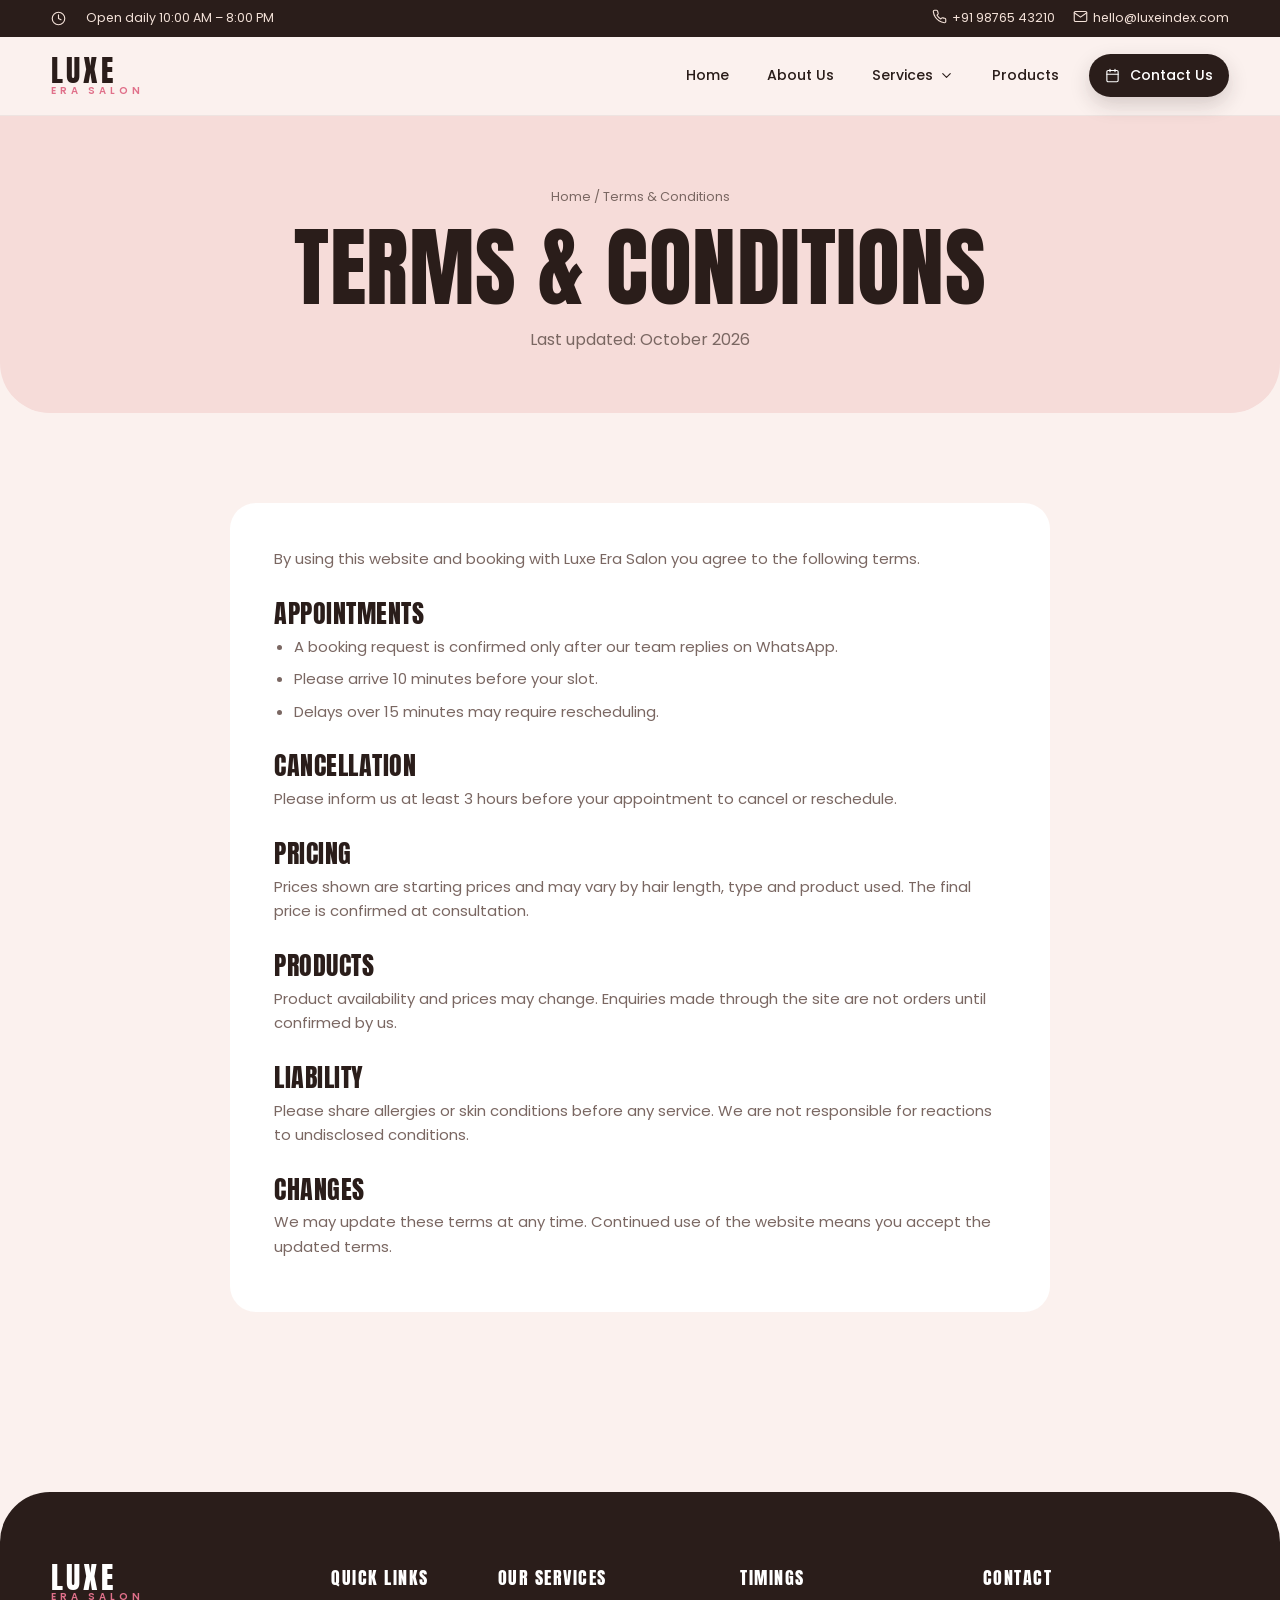
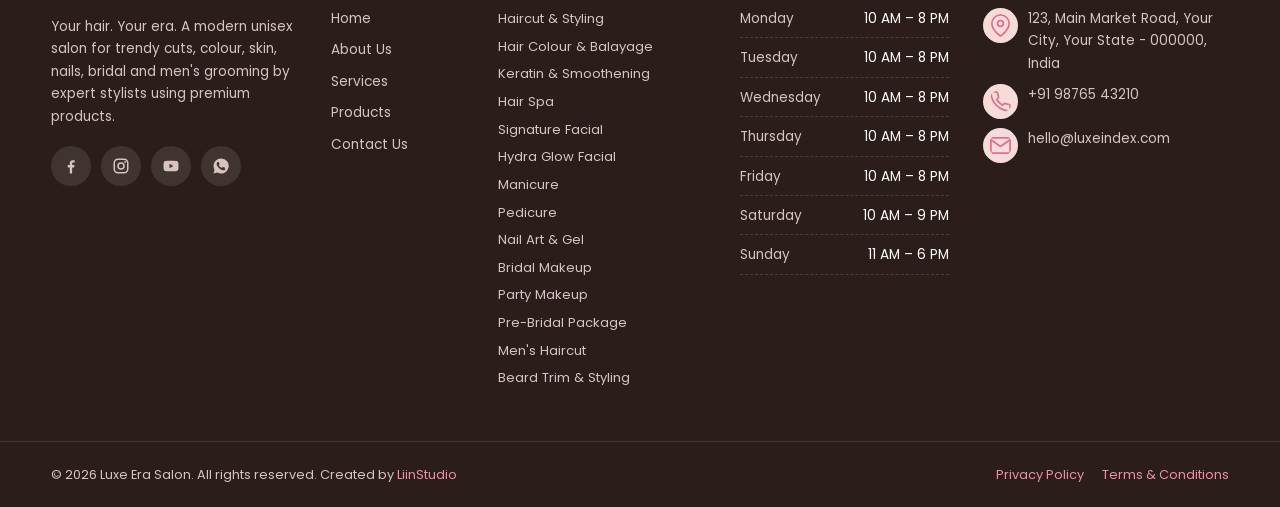
<file: terms-conditions.html>
<!DOCTYPE html>
<html lang="en">
<head>
<meta charset="UTF-8">
<meta name="viewport" content="width=device-width, initial-scale=1.0">
<title>Terms &amp; Conditions | Luxe Era Salon</title>
<meta name="description" content="Terms & Conditions of Luxe Era Salon.">
<link rel="icon" href="images/favicon.svg" type="image/svg+xml">
<link rel="preconnect" href="https://fonts.googleapis.com">
<link rel="preconnect" href="https://fonts.gstatic.com" crossorigin>
<link href="https://fonts.googleapis.com/css2?family=Anton&family=Poppins:wght@400;500;600&display=swap" rel="stylesheet">
<link rel="stylesheet" href="css/style.css">
</head>
<body>
<div class="topbar"><div class="container"><span class="hide-m"><svg class="ti" viewBox="0 0 24 24" fill="none" stroke="currentColor" stroke-width="1.8" stroke-linecap="round" stroke-linejoin="round" aria-hidden="true"><circle cx="12" cy="12" r="10"/><polyline points="12 6 12 12 16 14"/></svg> Open daily 10:00 AM – 8:00 PM</span><span><a href="tel:+919876543210"><svg class="ti" viewBox="0 0 24 24" fill="none" stroke="currentColor" stroke-width="1.8" stroke-linecap="round" stroke-linejoin="round" aria-hidden="true"><path d="M22 16.92v3a2 2 0 0 1-2.18 2 19.79 19.79 0 0 1-8.63-3.07 19.5 19.5 0 0 1-6-6 19.79 19.79 0 0 1-3.07-8.67A2 2 0 0 1 4.11 2h3a2 2 0 0 1 2 1.72c.13.96.36 1.9.7 2.81a2 2 0 0 1-.45 2.11L8.09 9.91a16 16 0 0 0 6 6l1.27-1.27a2 2 0 0 1 2.11-.45c.91.34 1.85.57 2.81.7A2 2 0 0 1 22 16.92z"/></svg> +91 98765 43210</a><a href="mailto:hello@luxeindex.com" class="hide-m"><svg class="ti" viewBox="0 0 24 24" fill="none" stroke="currentColor" stroke-width="1.8" stroke-linecap="round" stroke-linejoin="round" aria-hidden="true"><path d="M4 4h16a2 2 0 0 1 2 2v12a2 2 0 0 1-2 2H4a2 2 0 0 1-2-2V6a2 2 0 0 1 2-2z"/><polyline points="22,6 12,13 2,6"/></svg> hello@luxeindex.com</a></span></div></div>
<header>
<div class="container nav">
<a href="index.html" class="logo" aria-label="Luxe Era Salon home"><b>LUXE</b><small>Era Salon</small></a>
<button class="hamburger" aria-label="Menu"><span></span><span></span><span></span></button>
<ul class="nav-links">
<li><a href="index.html">Home</a></li>
<li><a href="about.html">About Us</a></li>
<li class="has-mega"><a href="services.html">Services <svg class="chev" viewBox="0 0 24 24" fill="none" stroke="currentColor" stroke-width="1.8" stroke-linecap="round" stroke-linejoin="round" aria-hidden="true"><polyline points="6 9 12 15 18 9"/></svg></a>
<div class="mega"><div class="mcol"><a class="mhead" href="services.html#hair"><span class="mic"><svg class="ico" viewBox="0 0 24 24" fill="none" stroke="currentColor" stroke-width="1.8" stroke-linecap="round" stroke-linejoin="round" aria-hidden="true"><circle cx="6" cy="6" r="3"/><circle cx="6" cy="18" r="3"/><path d="M20 4 8.12 15.88M14.47 14.48 20 20M8.12 8.12 12 12"/></svg></span><div><h4>Hair</h4><small>Cuts, colour & treatments</small></div></a><ul><li><a href="services.html#haircut-styling"><span class="ii"><svg class="ico" viewBox="0 0 24 24" fill="none" stroke="currentColor" stroke-width="1.8" stroke-linecap="round" stroke-linejoin="round" aria-hidden="true"><circle cx="6" cy="6" r="3"/><circle cx="6" cy="18" r="3"/><path d="M20 4 8.12 15.88M14.47 14.48 20 20M8.12 8.12 12 12"/></svg></span>Haircut & Styling</a></li><li><a href="services.html#hair-colour-balayage"><span class="ii"><svg class="ico" viewBox="0 0 24 24" fill="none" stroke="currentColor" stroke-width="1.8" stroke-linecap="round" stroke-linejoin="round" aria-hidden="true"><path d="M12 2.69l5.66 5.66a8 8 0 1 1-11.31 0z"/></svg></span>Hair Colour & Balayage</a></li><li><a href="services.html#keratin-smoothening"><span class="ii"><svg class="ico" viewBox="0 0 24 24" fill="none" stroke="currentColor" stroke-width="1.8" stroke-linecap="round" stroke-linejoin="round" aria-hidden="true"><path d="M9.59 4.59A2 2 0 1 1 11 8H2m10.59 11.41A2 2 0 1 0 14 16H2m15.73-8.27A2.5 2.5 0 1 1 19.5 12H2"/></svg></span>Keratin & Smoothening</a></li><li><a href="services.html#hair-spa"><span class="ii"><svg class="ico" viewBox="0 0 24 24" fill="none" stroke="currentColor" stroke-width="1.8" stroke-linecap="round" stroke-linejoin="round" aria-hidden="true"><path d="M20.24 12.24a6 6 0 0 0-8.49-8.49L5 10.5V19h8.5z"/><path d="M16 8 2 22M17.5 15H9"/></svg></span>Hair Spa</a></li><li><a href="services.html#hair-extensions"><span class="ii"><svg class="ico" viewBox="0 0 24 24" fill="none" stroke="currentColor" stroke-width="1.8" stroke-linecap="round" stroke-linejoin="round" aria-hidden="true"><polygon points="12 2 2 7 12 12 22 7 12 2"/><polyline points="2 17 12 22 22 17"/><polyline points="2 12 12 17 22 12"/></svg></span>Hair Extensions</a></li><li><a href="services.html#scalp-treatment"><span class="ii"><svg class="ico" viewBox="0 0 24 24" fill="none" stroke="currentColor" stroke-width="1.8" stroke-linecap="round" stroke-linejoin="round" aria-hidden="true"><circle cx="12" cy="12" r="5"/><path d="M12 1v2M12 21v2M4.22 4.22l1.42 1.42M18.36 18.36l1.42 1.42M1 12h2M21 12h2M4.22 19.78l1.42-1.42M18.36 5.64l1.42-1.42"/></svg></span>Scalp Treatment</a></li></ul></div><div class="mcol"><a class="mhead" href="services.html#skin"><span class="mic"><svg class="ico" viewBox="0 0 24 24" fill="none" stroke="currentColor" stroke-width="1.8" stroke-linecap="round" stroke-linejoin="round" aria-hidden="true"><circle cx="12" cy="12" r="10"/><path d="M8 14s1.5 2 4 2 4-2 4-2M9 9h.01M15 9h.01"/></svg></span><div><h4>Skin & Facial</h4><small>Glow, care & grooming</small></div></a><ul><li><a href="services.html#signature-facial"><span class="ii"><svg class="ico" viewBox="0 0 24 24" fill="none" stroke="currentColor" stroke-width="1.8" stroke-linecap="round" stroke-linejoin="round" aria-hidden="true"><circle cx="12" cy="12" r="10"/><path d="M8 14s1.5 2 4 2 4-2 4-2M9 9h.01M15 9h.01"/></svg></span>Signature Facial</a></li><li><a href="services.html#clean-up-de-tan"><span class="ii"><svg class="ico" viewBox="0 0 24 24" fill="none" stroke="currentColor" stroke-width="1.8" stroke-linecap="round" stroke-linejoin="round" aria-hidden="true"><circle cx="12" cy="12" r="5"/><path d="M12 1v2M12 21v2M4.22 4.22l1.42 1.42M18.36 18.36l1.42 1.42M1 12h2M21 12h2M4.22 19.78l1.42-1.42M18.36 5.64l1.42-1.42"/></svg></span>Clean-up & De-tan</a></li><li><a href="services.html#hydra-glow-facial"><span class="ii"><svg class="ico" viewBox="0 0 24 24" fill="none" stroke="currentColor" stroke-width="1.8" stroke-linecap="round" stroke-linejoin="round" aria-hidden="true"><path d="M12 2.69l5.66 5.66a8 8 0 1 1-11.31 0z"/></svg></span>Hydra Glow Facial</a></li><li><a href="services.html#waxing-threading"><span class="ii"><svg class="ico" viewBox="0 0 24 24" fill="none" stroke="currentColor" stroke-width="1.8" stroke-linecap="round" stroke-linejoin="round" aria-hidden="true"><polygon points="13 2 3 14 12 14 11 22 21 10 12 10 13 2"/></svg></span>Waxing & Threading</a></li><li><a href="services.html#eyebrow-lash-care"><span class="ii"><svg class="ico" viewBox="0 0 24 24" fill="none" stroke="currentColor" stroke-width="1.8" stroke-linecap="round" stroke-linejoin="round" aria-hidden="true"><path d="M1 12s4-8 11-8 11 8 11 8-4 8-11 8-11-8-11-8z"/><circle cx="12" cy="12" r="3"/></svg></span>Eyebrow & Lash Care</a></li><li><a href="services.html#skin-brightening-peel"><span class="ii"><svg class="ico" viewBox="0 0 24 24" fill="none" stroke="currentColor" stroke-width="1.8" stroke-linecap="round" stroke-linejoin="round" aria-hidden="true"><polygon points="12 2 15.09 8.26 22 9.27 17 14.14 18.18 21.02 12 17.77 5.82 21.02 7 14.14 2 9.27 8.91 8.26 12 2"/></svg></span>Skin Brightening Peel</a></li></ul></div><div class="mcol"><a class="mhead" href="services.html#nails"><span class="mic"><svg class="ico" viewBox="0 0 24 24" fill="none" stroke="currentColor" stroke-width="1.8" stroke-linecap="round" stroke-linejoin="round" aria-hidden="true"><path d="M20.84 4.61a5.5 5.5 0 0 0-7.78 0L12 5.67l-1.06-1.06a5.5 5.5 0 0 0-7.78 7.78l1.06 1.06L12 21.23l7.78-7.78 1.06-1.06a5.5 5.5 0 0 0 0-7.78z"/></svg></span><div><h4>Nails & Spa</h4><small>Hands, feet & relaxation</small></div></a><ul><li><a href="services.html#manicure"><span class="ii"><svg class="ico" viewBox="0 0 24 24" fill="none" stroke="currentColor" stroke-width="1.8" stroke-linecap="round" stroke-linejoin="round" aria-hidden="true"><path d="M20.84 4.61a5.5 5.5 0 0 0-7.78 0L12 5.67l-1.06-1.06a5.5 5.5 0 0 0-7.78 7.78l1.06 1.06L12 21.23l7.78-7.78 1.06-1.06a5.5 5.5 0 0 0 0-7.78z"/></svg></span>Manicure</a></li><li><a href="services.html#pedicure"><span class="ii"><svg class="ico" viewBox="0 0 24 24" fill="none" stroke="currentColor" stroke-width="1.8" stroke-linecap="round" stroke-linejoin="round" aria-hidden="true"><path d="M20.24 12.24a6 6 0 0 0-8.49-8.49L5 10.5V19h8.5z"/><path d="M16 8 2 22M17.5 15H9"/></svg></span>Pedicure</a></li><li><a href="services.html#nail-art-gel"><span class="ii"><svg class="ico" viewBox="0 0 24 24" fill="none" stroke="currentColor" stroke-width="1.8" stroke-linecap="round" stroke-linejoin="round" aria-hidden="true"><polygon points="12 2 15.09 8.26 22 9.27 17 14.14 18.18 21.02 12 17.77 5.82 21.02 7 14.14 2 9.27 8.91 8.26 12 2"/></svg></span>Nail Art & Gel</a></li><li><a href="services.html#nail-extensions"><span class="ii"><svg class="ico" viewBox="0 0 24 24" fill="none" stroke="currentColor" stroke-width="1.8" stroke-linecap="round" stroke-linejoin="round" aria-hidden="true"><polygon points="12 2 2 7 12 12 22 7 12 2"/><polyline points="2 17 12 22 22 17"/><polyline points="2 12 12 17 22 12"/></svg></span>Nail Extensions</a></li><li><a href="services.html#body-massage"><span class="ii"><svg class="ico" viewBox="0 0 24 24" fill="none" stroke="currentColor" stroke-width="1.8" stroke-linecap="round" stroke-linejoin="round" aria-hidden="true"><path d="M21 12.79A9 9 0 1 1 11.21 3 7 7 0 0 0 21 12.79z"/></svg></span>Body Massage</a></li><li><a href="services.html#head-shoulder-massage"><span class="ii"><svg class="ico" viewBox="0 0 24 24" fill="none" stroke="currentColor" stroke-width="1.8" stroke-linecap="round" stroke-linejoin="round" aria-hidden="true"><path d="M20 21v-2a4 4 0 0 0-4-4H8a4 4 0 0 0-4 4v2"/><circle cx="12" cy="7" r="4"/></svg></span>Head & Shoulder Massage</a></li></ul></div><div class="mcol"><a class="mhead" href="services.html#bridal"><span class="mic"><svg class="ico" viewBox="0 0 24 24" fill="none" stroke="currentColor" stroke-width="1.8" stroke-linecap="round" stroke-linejoin="round" aria-hidden="true"><circle cx="12" cy="8" r="7"/><polyline points="8.21 13.89 7 23 12 20 17 23 15.79 13.88"/></svg></span><div><h4>Bridal & Makeup</h4><small>Your big day, perfected</small></div></a><ul><li><a href="services.html#bridal-makeup"><span class="ii"><svg class="ico" viewBox="0 0 24 24" fill="none" stroke="currentColor" stroke-width="1.8" stroke-linecap="round" stroke-linejoin="round" aria-hidden="true"><circle cx="12" cy="8" r="7"/><polyline points="8.21 13.89 7 23 12 20 17 23 15.79 13.88"/></svg></span>Bridal Makeup</a></li><li><a href="services.html#party-makeup"><span class="ii"><svg class="ico" viewBox="0 0 24 24" fill="none" stroke="currentColor" stroke-width="1.8" stroke-linecap="round" stroke-linejoin="round" aria-hidden="true"><polygon points="12 2 15.09 8.26 22 9.27 17 14.14 18.18 21.02 12 17.77 5.82 21.02 7 14.14 2 9.27 8.91 8.26 12 2"/></svg></span>Party Makeup</a></li><li><a href="services.html#hair-do-styling"><span class="ii"><svg class="ico" viewBox="0 0 24 24" fill="none" stroke="currentColor" stroke-width="1.8" stroke-linecap="round" stroke-linejoin="round" aria-hidden="true"><polygon points="12 2 2 7 12 12 22 7 12 2"/><polyline points="2 17 12 22 22 17"/><polyline points="2 12 12 17 22 12"/></svg></span>Hair-do & Styling</a></li><li><a href="services.html#pre-bridal-package"><span class="ii"><svg class="ico" viewBox="0 0 24 24" fill="none" stroke="currentColor" stroke-width="1.8" stroke-linecap="round" stroke-linejoin="round" aria-hidden="true"><polyline points="20 12 20 22 4 22 4 12"/><rect x="2" y="7" width="20" height="5"/><path d="M12 22V7M12 7H7.5a2.5 2.5 0 0 1 0-5C11 2 12 7 12 7zM12 7h4.5a2.5 2.5 0 0 0 0-5C13 2 12 7 12 7z"/></svg></span>Pre-Bridal Package</a></li><li><a href="services.html#engagement-reception-makeup"><span class="ii"><svg class="ico" viewBox="0 0 24 24" fill="none" stroke="currentColor" stroke-width="1.8" stroke-linecap="round" stroke-linejoin="round" aria-hidden="true"><path d="M20.84 4.61a5.5 5.5 0 0 0-7.78 0L12 5.67l-1.06-1.06a5.5 5.5 0 0 0-7.78 7.78l1.06 1.06L12 21.23l7.78-7.78 1.06-1.06a5.5 5.5 0 0 0 0-7.78z"/></svg></span>Engagement & Reception Makeup</a></li><li><a href="services.html#saree-draping"><span class="ii"><svg class="ico" viewBox="0 0 24 24" fill="none" stroke="currentColor" stroke-width="1.8" stroke-linecap="round" stroke-linejoin="round" aria-hidden="true"><path d="M20.24 12.24a6 6 0 0 0-8.49-8.49L5 10.5V19h8.5z"/><path d="M16 8 2 22M17.5 15H9"/></svg></span>Saree Draping</a></li></ul></div><div class="mcol"><a class="mhead" href="services.html#men"><span class="mic"><svg class="ico" viewBox="0 0 24 24" fill="none" stroke="currentColor" stroke-width="1.8" stroke-linecap="round" stroke-linejoin="round" aria-hidden="true"><path d="M20 21v-2a4 4 0 0 0-4-4H8a4 4 0 0 0-4 4v2"/><circle cx="12" cy="7" r="4"/></svg></span><div><h4>Men's Grooming</h4><small>Sharp looks for him</small></div></a><ul><li><a href="services.html#men-s-haircut"><span class="ii"><svg class="ico" viewBox="0 0 24 24" fill="none" stroke="currentColor" stroke-width="1.8" stroke-linecap="round" stroke-linejoin="round" aria-hidden="true"><circle cx="6" cy="6" r="3"/><circle cx="6" cy="18" r="3"/><path d="M20 4 8.12 15.88M14.47 14.48 20 20M8.12 8.12 12 12"/></svg></span>Men's Haircut</a></li><li><a href="services.html#beard-trim-styling"><span class="ii"><svg class="ico" viewBox="0 0 24 24" fill="none" stroke="currentColor" stroke-width="1.8" stroke-linecap="round" stroke-linejoin="round" aria-hidden="true"><path d="M20 21v-2a4 4 0 0 0-4-4H8a4 4 0 0 0-4 4v2"/><circle cx="12" cy="7" r="4"/></svg></span>Beard Trim & Styling</a></li><li><a href="services.html#hair-colour-for-men"><span class="ii"><svg class="ico" viewBox="0 0 24 24" fill="none" stroke="currentColor" stroke-width="1.8" stroke-linecap="round" stroke-linejoin="round" aria-hidden="true"><path d="M12 2.69l5.66 5.66a8 8 0 1 1-11.31 0z"/></svg></span>Hair Colour for Men</a></li><li><a href="services.html#men-s-facial"><span class="ii"><svg class="ico" viewBox="0 0 24 24" fill="none" stroke="currentColor" stroke-width="1.8" stroke-linecap="round" stroke-linejoin="round" aria-hidden="true"><circle cx="12" cy="12" r="10"/><path d="M8 14s1.5 2 4 2 4-2 4-2M9 9h.01M15 9h.01"/></svg></span>Men's Facial</a></li><li><a href="services.html#head-massage"><span class="ii"><svg class="ico" viewBox="0 0 24 24" fill="none" stroke="currentColor" stroke-width="1.8" stroke-linecap="round" stroke-linejoin="round" aria-hidden="true"><path d="M21 12.79A9 9 0 1 1 11.21 3 7 7 0 0 0 21 12.79z"/></svg></span>Head Massage</a></li><li><a href="services.html#groom-makeover"><span class="ii"><svg class="ico" viewBox="0 0 24 24" fill="none" stroke="currentColor" stroke-width="1.8" stroke-linecap="round" stroke-linejoin="round" aria-hidden="true"><circle cx="12" cy="8" r="7"/><polyline points="8.21 13.89 7 23 12 20 17 23 15.79 13.88"/></svg></span>Groom Makeover</a></li></ul></div>
<div class="mega-foot"><div><b>First visit offer:</b> 15% off on your first colour or facial. &nbsp; Open daily 10 AM – 8 PM</div><div class="btns"><a class="btn pink" href="contact.html">Book Now</a><a class="btn ghost" href="services.html">All Services</a></div></div>
</div></li>
<li><a href="products.html">Products</a></li>
<li><a href="contact.html" class="book"><svg class="ti" viewBox="0 0 24 24" fill="none" stroke="currentColor" stroke-width="1.8" stroke-linecap="round" stroke-linejoin="round" aria-hidden="true"><rect x="3" y="4" width="18" height="18" rx="2"/><path d="M16 2v4M8 2v4M3 10h18"/></svg> Contact Us</a></li>
</ul>
</div>
</header>
<section class="page-banner"><div class="container"><div class="crumbs"><a href="index.html">Home</a> / Terms & Conditions</div><h1>Terms&nbsp;&&nbsp;Conditions</h1><p>Last updated: October 2026</p></div></section><section class="section"><div class="container"><div class="legal reveal"><p>By using this website and booking with Luxe Era Salon you agree to the following terms.</p>
<h2>Appointments</h2><ul><li>A booking request is confirmed only after our team replies on WhatsApp.</li><li>Please arrive 10 minutes before your slot.</li><li>Delays over 15 minutes may require rescheduling.</li></ul>
<h2>Cancellation</h2><p>Please inform us at least 3 hours before your appointment to cancel or reschedule.</p>
<h2>Pricing</h2><p>Prices shown are starting prices and may vary by hair length, type and product used. The final price is confirmed at consultation.</p>
<h2>Products</h2><p>Product availability and prices may change. Enquiries made through the site are not orders until confirmed by us.</p>
<h2>Liability</h2><p>Please share allergies or skin conditions before any service. We are not responsible for reactions to undisclosed conditions.</p>
<h2>Changes</h2><p>We may update these terms at any time. Continued use of the website means you accept the updated terms.</p></div></div></section>
<footer>
<div class="container f-grid">
<div><a href="index.html" class="logo"><b>LUXE</b><small>Era Salon</small></a>
<p>Your hair. Your era. A modern unisex salon for trendy cuts, colour, skin, nails, bridal and men's grooming by expert stylists using premium products.</p>
<div class="socials"><a href="https://facebook.com/" target="_blank" rel="noopener" aria-label="Facebook"><svg viewBox="0 0 24 24"><path d="M13.5 22v-8h2.7l.4-3.2h-3.1V8.8c0-.9.3-1.5 1.6-1.5h1.7V4.4c-.3 0-1.3-.1-2.4-.1-2.4 0-4 1.5-4 4.1v2.4H7.6V14h2.8v8z"/></svg></a><a href="https://instagram.com/" target="_blank" rel="noopener" aria-label="Instagram"><svg viewBox="0 0 24 24"><rect x="3" y="3" width="18" height="18" rx="5" fill="none" stroke="currentColor" stroke-width="2"/><circle cx="12" cy="12" r="4" fill="none" stroke="currentColor" stroke-width="2"/><circle cx="17.5" cy="6.5" r="1.3"/></svg></a><a href="https://youtube.com/" target="_blank" rel="noopener" aria-label="YouTube"><svg viewBox="0 0 24 24"><path d="M21.6 7.2a2.500 2.500 0 0 0-1.800-1.800C18.200 5 12 5 12 5s-6.200 0-7.800.4A2.500 2.500 0 0 0 2.400 7.200C2 8.800 2 12 2 12s0 3.200.4 4.800a2.500 2.500 0 0 0 1.800 1.800C5.800 19 12 19 12 19s6.200 0 7.800-.4a2.500 2.500 0 0 0 1.800-1.800c.4-1.600.4-4.800.4-4.800s0-3.200-.4-4.800zM10 15V9l5.200 3z"/></svg></a><a href="https://wa.me/919876543210" target="_blank" rel="noopener" aria-label="WhatsApp"><svg viewBox="0 0 24 24"><path d="M12 2a10 10 0 0 0-8.600 15L2 22l5.200-1.400A10 10 0 1 0 12 2zm5.800 14.200c-.2.700-1.400 1.300-1.900 1.400-.5.100-1.100.1-1.800-.1-.4-.1-1-.3-1.700-.6-3-1.300-4.900-4.300-5-4.500-.1-.2-1.200-1.600-1.200-3s.8-2.100 1-2.400c.3-.3.600-.3.800-.3h.6c.2 0 .4 0 .6.500l.8 2c.1.200.1.400 0 .5l-.3.500-.4.400c-.1.100-.3.300-.1.600.2.300.7 1.200 1.500 1.900 1 .9 1.900 1.200 2.200 1.300.3.100.4.100.6-.1l.8-1c.2-.2.400-.2.600-.1l1.900.9c.3.100.5.200.5.300.1.200.1.700-.1 1.200z"/></svg></a></div></div>
<div><h4>Quick Links</h4><ul><li><a href="index.html">Home</a></li><li><a href="about.html">About Us</a></li><li><a href="services.html">Services</a></li><li><a href="products.html">Products</a></li><li><a href="contact.html">Contact Us</a></li></ul></div>
<div class="f-svc"><h4>Our Services</h4><ul><li><a href="services.html#haircut-styling">Haircut & Styling</a></li><li><a href="services.html#hair-colour-balayage">Hair Colour & Balayage</a></li><li><a href="services.html#keratin-smoothening">Keratin & Smoothening</a></li><li><a href="services.html#hair-spa">Hair Spa</a></li><li><a href="services.html#signature-facial">Signature Facial</a></li><li><a href="services.html#hydra-glow-facial">Hydra Glow Facial</a></li><li><a href="services.html#manicure">Manicure</a></li><li><a href="services.html#pedicure">Pedicure</a></li><li><a href="services.html#nail-art-gel">Nail Art & Gel</a></li><li><a href="services.html#bridal-makeup">Bridal Makeup</a></li><li><a href="services.html#party-makeup">Party Makeup</a></li><li><a href="services.html#pre-bridal-package">Pre-Bridal Package</a></li><li><a href="services.html#men-s-haircut">Men's Haircut</a></li><li><a href="services.html#beard-trim-styling">Beard Trim & Styling</a></li></ul></div>
<div class="f-time"><h4>Timings</h4><ul>
<li><span>Monday</span><span>10 AM – 8 PM</span></li><li><span>Tuesday</span><span>10 AM – 8 PM</span></li><li><span>Wednesday</span><span>10 AM – 8 PM</span></li><li><span>Thursday</span><span>10 AM – 8 PM</span></li><li><span>Friday</span><span>10 AM – 8 PM</span></li><li><span>Saturday</span><span>10 AM – 9 PM</span></li><li><span>Sunday</span><span>11 AM – 6 PM</span></li></ul></div>
<div class="f-contact"><h4>Contact</h4><ul>
<li><svg class="fi" viewBox="0 0 24 24" fill="none" stroke="currentColor" stroke-width="1.8" stroke-linecap="round" stroke-linejoin="round" aria-hidden="true"><path d="M21 10c0 7-9 13-9 13s-9-6-9-13a9 9 0 0 1 18 0z"/><circle cx="12" cy="10" r="3"/></svg> <span>123, Main Market Road, Your City, Your State - 000000, India</span></li><li><svg class="fi" viewBox="0 0 24 24" fill="none" stroke="currentColor" stroke-width="1.8" stroke-linecap="round" stroke-linejoin="round" aria-hidden="true"><path d="M22 16.92v3a2 2 0 0 1-2.18 2 19.79 19.79 0 0 1-8.63-3.07 19.5 19.5 0 0 1-6-6 19.79 19.79 0 0 1-3.07-8.67A2 2 0 0 1 4.11 2h3a2 2 0 0 1 2 1.72c.13.96.36 1.9.7 2.81a2 2 0 0 1-.45 2.11L8.09 9.91a16 16 0 0 0 6 6l1.27-1.27a2 2 0 0 1 2.11-.45c.91.34 1.85.57 2.81.7A2 2 0 0 1 22 16.92z"/></svg> <a href="tel:+919876543210">+91 98765 43210</a></li><li><svg class="fi" viewBox="0 0 24 24" fill="none" stroke="currentColor" stroke-width="1.8" stroke-linecap="round" stroke-linejoin="round" aria-hidden="true"><path d="M4 4h16a2 2 0 0 1 2 2v12a2 2 0 0 1-2 2H4a2 2 0 0 1-2-2V6a2 2 0 0 1 2-2z"/><polyline points="22,6 12,13 2,6"/></svg> <a href="mailto:hello@luxeindex.com">hello@luxeindex.com</a></li></ul></div>
</div>
<div class="f-bottom"><div class="container"><span>© <span id="year">2026</span> Luxe Era Salon. All rights reserved. Created by <a href="https://liinstudio.netlify.app/" target="_blank" rel="noopener">LiinStudio</a></span>
<nav><a href="privacy-policy.html">Privacy Policy</a><a href="terms-conditions.html">Terms &amp; Conditions</a></nav></div></div>
</footer>
<button id="toTop" aria-label="Back to top">↑</button>
<script src="js/config.js"></script>
<script src="js/main.js"></script>
</body>
</html>
</file>
<file: css/style.css>
:root {
    --cream: #fbf1ee;
    --blush: #f6dcd9;
    --pink: #ee8fa5;
    --pink-d: #e0708a;
    --brown: #2a1d1a;
    --muted: #7a6762;
    --white: #fff;
    --r: 22px;
    --shadow: 0 12px 40px rgba(42, 29, 26, .12)
}

* {
    margin: 0;
    padding: 0;
    box-sizing: border-box
}

html {
    scroll-behavior: smooth
}

body {
    font-family: 'Poppins', sans-serif;
    background: var(--cream);
    color: var(--brown);
    line-height: 1.65;
    overflow-x: hidden
}

::selection {
    background-color: #000;
    color: #ee8fa5;
}

::-webkit-scrollbar {
    width: 8px;
}

::-webkit-scrollbar-thumb {
    background: #ee8fa5;
    border-radius: 10px;
}

::-webkit-scrollbar-thumb:hover {
    background: #2a1d1a;
}

img {
    max-width: 100%;
    display: block
}

a {
    color: inherit;
    text-decoration: none
}

ul {
    list-style: none
}

h1, h2, h3, .display {
    font-family: 'Anton', 'Impact', sans-serif;
    font-weight: 400;
    text-transform: uppercase;
    line-height: 1.05;
    letter-spacing: .5px;
    font-style: normal
}

.container {
    width: min(1200px, 92%);
    margin: auto
}

.section {
    padding: 90px 0
}

.eyebrow {
    display: inline-block;
    background: var(--blush);
    color: var(--pink-d);
    font-size: .72rem;
    font-weight: 600;
    letter-spacing: 2px;
    text-transform: uppercase;
    padding: 6px 14px;
    border-radius: 50px;
    margin-bottom: 16px
}

.sec-head {
    max-width: 640px;
    margin-bottom: 44px
}

.sec-head h2 {
    font-size: clamp(2.2rem, 5vw, 3.6rem)
}

.sec-head h2 span, .hero h1 span {
    color: var(--pink)
}

.sec-head p {
    color: var(--muted);
    margin-top: 14px
}

.btn {
    display: inline-flex;
    align-items: center;
    gap: 10px;
    padding: 14px 28px;
    border-radius: 50px;
    font-weight: 600;
    font-size: .9rem;
    border: 2px solid var(--brown);
    background: var(--brown);
    color: #fff;
    cursor: pointer;
    transition: .3s;
    font-family: inherit
}

.btn:hover {
    background: var(--pink);
    border-color: var(--pink);
    transform: translateY(-3px)
}

.btn.ghost {
    background: transparent;
    color: var(--brown)
}

.btn.ghost:hover {
    background: var(--brown);
    color: #fff;
    border-color: var(--brown)
}

.btn.pink {
    background: var(--pink);
    border-color: var(--pink)
}

.btn.pink:hover {
    background: var(--brown);
    border-color: var(--brown)
}

.btn.wa {
    background: #25d366;
    border-color: #25d366;
    color: #fff
}

.btn.wa:hover {
    background: #1ebe5b;
    border-color: #1ebe5b
}

.center {
    text-align: center
}

.mt {
    margin-top: 40px
}

/* topbar + header */
.topbar {
    background: var(--brown);
    color: #f3e1d8;
    font-size: .78rem;
    padding: 8px 0
}

.topbar .container {
    display: flex;
    justify-content: space-between;
    gap: 10px;
    flex-wrap: wrap
}

.topbar a:hover {
    color: var(--pink)
}

header {
    position: sticky;
    top: 0;
    z-index: 100;
    background: rgba(251, 241, 238, .92);
    backdrop-filter: blur(12px);
    transition: .3s
}

header.scrolled {
    box-shadow: 0 6px 24px rgba(42, 29, 26, .1)
}

.nav {
    display: flex;
    align-items: center;
    justify-content: space-between;
    height: 78px
}

.logo {
    display: flex;
    flex-direction: column;
    line-height: 1
}

.logo b {
    font-family: 'Anton', sans-serif;
    font-weight: 400;
    font-size: 1.9rem;
    letter-spacing: 3px
}

.logo small {
    font-size: .62rem;
    letter-spacing: 4px;
    color: var(--pink-d);
    text-transform: uppercase;
    font-weight: 600
}

.nav-links {
    display: flex;
    align-items: center;
    gap: 6px
}

.nav-links>li>a {
    display: flex;
    align-items: center;
    gap: 6px;
    padding: 10px 16px;
    font-size: .88rem;
    font-weight: 500;
    border-radius: 50px;
    transition: .25s
}

.nav-links>li>a:hover, .nav-links>li>a.active {
    background: var(--blush);
    color: var(--pink-d)
}

.nav-links .book {
    background: var(--brown);
    color: #fff;
    margin-left: 8px
}

.nav-links .book:hover {
    background: var(--pink) !important;
    color: #fff !important
}

.has-mega {
    position: static
}

.mega {
    position: absolute;
    left: 50%;
    top: 100%;
    transform: translate(-50%, 14px);
    width: min(1100px, 94vw);
    background: #fff;
    border-radius: var(--r);
    box-shadow: var(--shadow);
    padding: 30px;
    display: grid;
    grid-template-columns: repeat(4, 1fr) 1.15fr;
    gap: 26px;
    opacity: 0;
    visibility: hidden;
    transition: .3s
}

.has-mega:hover .mega, .has-mega.open .mega {
    opacity: 1;
    visibility: visible;
    transform: translate(-50%, 6px)
}

.mega h4 {
    font-family: 'Anton', sans-serif;
    font-weight: 400;
    letter-spacing: 1px;
    text-transform: uppercase;
    font-size: 1.05rem;
    margin-bottom: 12px;
    color: var(--pink-d)
}

.mega li a {
    display: block;
    padding: 6px 0;
    font-size: .85rem;
    color: var(--muted);
    transition: .2s
}

.mega li a:hover {
    color: var(--brown);
    padding-left: 6px
}

.mega-feature {
    background: var(--blush);
    border-radius: 18px;
    padding: 22px;
    display: flex;
    flex-direction: column;
    justify-content: center;
    gap: 10px
}

.mega-feature h5 {
    font-family: 'Anton', sans-serif;
    font-weight: 400;
    font-size: 1.5rem;
    text-transform: uppercase;
    line-height: 1.1
}

.mega-feature p {
    font-size: .8rem;
    color: var(--muted)
}

.mega-feature .btn {
    padding: 10px 20px;
    font-size: .8rem;
    align-self: flex-start
}

.hamburger {
    display: none;
    width: 44px;
    height: 44px;
    border: none;
    background: var(--brown);
    border-radius: 50%;
    cursor: pointer;
    flex-direction: column;
    align-items: center;
    justify-content: center;
    gap: 5px
}

.hamburger span {
    width: 18px;
    height: 2px;
    background: #fff;
    transition: .3s
}

.hamburger.on span:nth-child(1) {
    transform: translateY(7px) rotate(45deg)
}

.hamburger.on span:nth-child(2) {
    opacity: 0
}

.hamburger.on span:nth-child(3) {
    transform: translateY(-7px) rotate(-45deg)
}

/* hero */
.hero {
    padding: 50px 0 80px
}

.hero-grid {
    display: grid;
    grid-template-columns: 1.05fr 1fr;
    gap: 50px;
    align-items: center
}

.hero h1 {
    font-size: clamp(3.4rem, 9vw, 7rem)
}

.hero p {
    color: var(--muted);
    max-width: 460px;
    margin: 20px 0 30px
}

.hero-btns {
    display: flex;
    gap: 14px;
    flex-wrap: wrap
}

.hero-img {
    position: relative;
    border-radius: 30px;
    overflow: hidden;
    box-shadow: var(--shadow);
    aspect-ratio: 4/4.6
}

.hero-img img {
    width: 100%;
    height: 100%;
    object-fit: cover
}

.badge {
    position: absolute;
    bottom: 22px;
    right: 22px;
    width: 112px;
    height: 112px;
    border-radius: 50%;
    background: var(--pink);
    color: #fff;
    display: flex;
    align-items: center;
    justify-content: center;
    text-align: center;
    font-family: 'Anton', sans-serif;
    text-transform: uppercase;
    font-size: .95rem;
    line-height: 1.1;
    border: 6px solid var(--cream);
    animation: spin 14s linear infinite
}

.badge span {
    animation: spin 14s linear infinite reverse
}

@keyframes spin {
    to {
        transform: rotate(360deg)
    }
}

.stats {
    display: flex;
    gap: 34px;
    margin-top: 38px;
    flex-wrap: wrap
}

.stats div b {
    font-family: 'Anton', sans-serif;
    font-weight: 400;
    font-size: 2rem;
    display: block;
    line-height: 1
}

.stats div small {
    color: var(--muted);
    font-size: .78rem
}

/* page banner */
.page-banner {
    padding: 70px 0 60px;
    background: var(--blush);
    text-align: center;
    border-radius: 0 0 50px 50px
}

.page-banner h1 {
    font-size: clamp(2.8rem, 8vw, 5.5rem)
}

.page-banner h1 span {
    color: var(--pink-d)
}

.page-banner p {
    color: var(--muted);
    max-width: 560px;
    margin: 14px auto 0
}

.crumbs {
    font-size: .8rem;
    margin-bottom: 14px;
    color: var(--muted)
}

.crumbs a:hover {
    color: var(--pink-d)
}

/* about */
.about-grid {
    display: grid;
    grid-template-columns: 1fr 1fr;
    gap: 60px;
    align-items: center
}

.about-imgs {
    position: relative;
    min-height: 460px
}

.about-imgs img {
    position: absolute;
    border-radius: 26px;
    object-fit: cover;
    box-shadow: var(--shadow)
}

.about-imgs img:first-child {
    width: 66%;
    height: 420px;
    top: 0;
    left: 0
}

.about-imgs img:last-child {
    width: 50%;
    height: 300px;
    right: 0;
    bottom: 0;
    border: 8px solid var(--cream)
}

.about-text h2 {
    font-size: clamp(2.2rem, 5vw, 3.6rem);
    margin-bottom: 16px
}

.about-text h2 span {
    color: var(--pink)
}

.about-text p {
    color: var(--muted);
    margin-bottom: 14px
}

.ticks {
    margin: 18px 0 28px;
    display: grid;
    gap: 10px
}

.ticks li {
    padding-left: 30px;
    position: relative;
    font-size: .92rem
}

.ticks li:before {
    content: "✓";
    position: absolute;
    left: 0;
    top: 0;
    width: 21px;
    height: 21px;
    border-radius: 50%;
    background: var(--pink);
    color: #fff;
    font-size: .7rem;
    display: flex;
    align-items: center;
    justify-content: center;
    top: 4px
}

/* cards */
.cards {
    display: grid;
    grid-template-columns: repeat(3, 1fr);
    gap: 24px
}

.s-card {
    background: var(--brown);
    color: #fff;
    border-radius: var(--r);
    overflow: hidden;
    transition: .35s;
    position: relative
}

.s-card:hover {
    transform: translateY(-8px);
    box-shadow: var(--shadow)
}

.s-card .img {
    aspect-ratio: 4/4.3;
    overflow: hidden
}

.s-card img {
    width: 100%;
    height: 100%;
    object-fit: cover;
    transition: .6s
}

.s-card:hover img {
    transform: scale(1.08)
}

.s-card .info {
    padding: 20px 22px 24px;
    display: flex;
    justify-content: space-between;
    align-items: flex-end;
    gap: 12px
}

.s-card h3 {
    font-size: 2.3rem
}

.s-card p {
    font-size: .82rem;
    color: #d8c4be
}

.s-card .go {
    flex: none;
    width: 40px;
    height: 40px;
    border-radius: 50%;
    background: var(--pink);
    display: flex;
    align-items: center;
    justify-content: center;
    font-size: 1.1rem
}

/* service list */
.svc-block {
    margin-bottom: 70px
}

.svc-block h2 {
    font-size: clamp(2rem, 4vw, 3rem);
    margin-bottom: 8px
}

.svc-block>p {
    color: var(--muted);
    margin-bottom: 26px
}

.svc-grid {
    display: grid;
    grid-template-columns: repeat(4, 1fr);
    gap: 18px
}

.svc {
    background: #fff;
    border-radius: 18px;
    padding: 24px;
    transition: .3s;
    border: 1px solid transparent
}

.svc:hover {
    border-color: var(--pink);
    transform: translateY(-5px);
    box-shadow: var(--shadow)
}

.svc h3 {
    font-size: 1.35rem;
    margin-bottom: 8px
}

.svc p {
    font-size: .84rem;
    color: var(--muted);
    margin-bottom: 14px
}

.svc .price {
    font-weight: 600;
    color: var(--pink-d);
    font-size: .9rem
}

.svc a.mini {
    display: inline-block;
    margin-top: 10px;
    font-size: .78rem;
    font-weight: 600;
    border-bottom: 2px solid var(--pink)
}

/* before after */
.ba-wrap {
    display: grid;
    grid-template-columns: 1fr 1fr;
    gap: 28px
}

.ba {
    position: relative;
    border-radius: var(--r);
    overflow: hidden;
    aspect-ratio: 4/4.4;
    user-select: none;
    box-shadow: var(--shadow);
    --pos: 50%
}

.ba img {
    position: absolute;
    inset: 0;
    width: 100%;
    height: 100%;
    object-fit: cover
}

.ba .before {
    clip-path: inset(0 calc(100% - var(--pos)) 0 0)
}

.ba .line {
    position: absolute;
    top: 0;
    bottom: 0;
    left: var(--pos);
    width: 3px;
    background: #fff;
    transform: translateX(-50%);
    pointer-events: none
}

.ba .line:after {
    content: "↔";
    position: absolute;
    top: 50%;
    left: 50%;
    transform: translate(-50%, -50%);
    width: 44px;
    height: 44px;
    border-radius: 50%;
    background: var(--pink);
    color: #fff;
    display: flex;
    align-items: center;
    justify-content: center;
    font-size: 1.1rem;
    border: 3px solid #fff
}

.ba input {
    position: absolute;
    inset: 0;
    width: 100%;
    height: 100%;
    opacity: 0;
    cursor: ew-resize
}

.ba .tag {
    position: absolute;
    top: 16px;
    padding: 5px 14px;
    border-radius: 50px;
    background: rgba(42, 29, 26, .8);
    color: #fff;
    font-size: .72rem;
    letter-spacing: 2px;
    text-transform: uppercase;
    z-index: 2
}

.ba .tag.l {
    left: 16px
}

.ba .tag.r {
    right: 16px;
    background: var(--pink)
}

.ba-cap {
    text-align: center;
    margin-top: 12px;
    font-size: .88rem;
    color: var(--muted)
}

/* products */
.prod-grid {
    display: grid;
    grid-template-columns: repeat(4, 1fr);
    gap: 22px
}

.prod {
    background: #fff;
    border-radius: var(--r);
    overflow: hidden;
    transition: .3s
}

.prod:hover {
    transform: translateY(-6px);
    box-shadow: var(--shadow)
}

.prod img {
    aspect-ratio: 1;
    object-fit: cover;
    width: 100%
}

.prod .pi {
    padding: 18px
}

.prod small {
    color: var(--pink-d);
    font-size: .7rem;
    letter-spacing: 2px;
    text-transform: uppercase;
    font-weight: 600
}

.prod h3 {
    font-size: 1.25rem;
    margin: 4px 0
}

.prod .pr {
    font-weight: 600;
    margin-bottom: 12px
}

.prod .btn {
    padding: 10px 18px;
    font-size: .78rem;
    width: 100%;
    justify-content: center
}

.filters {
    display: flex;
    gap: 10px;
    flex-wrap: wrap;
    margin-bottom: 34px
}

.filters button {
    padding: 10px 22px;
    border-radius: 50px;
    border: 2px solid var(--brown);
    background: transparent;
    font-family: inherit;
    font-weight: 500;
    cursor: pointer;
    transition: .25s
}

.filters button.on, .filters button:hover {
    background: var(--brown);
    color: #fff
}

.prod.hide {
    display: none
}

/* gallery / insta */
.insta {
    display: grid;
    grid-template-columns: repeat(5, 1fr);
    gap: 14px
}

.insta a {
    position: relative;
    border-radius: 18px;
    overflow: hidden;
    aspect-ratio: 1
}

.insta img {
    width: 100%;
    height: 100%;
    object-fit: cover;
    transition: .5s
}

.insta a:hover img {
    transform: scale(1.1)
}

.insta a:after {
    content: "♥";
    position: absolute;
    inset: 0;
    background: rgba(238, 143, 165, .6);
    color: #fff;
    display: flex;
    align-items: center;
    justify-content: center;
    font-size: 2rem;
    opacity: 0;
    transition: .3s
}

.insta a:hover:after {
    opacity: 1
}

/* testimonials */
.testi {
    display: grid;
    grid-template-columns: repeat(3, 1fr);
    gap: 22px
}

.t-card {
    background: #fff;
    border-radius: var(--r);
    padding: 28px
}

.t-card .stars {
    color: var(--pink);
    letter-spacing: 3px
}

.t-card p {
    margin: 12px 0 16px;
    font-size: .92rem;
    color: var(--muted)
}

.t-card b {
    font-size: .9rem
}

/* cta */
.cta {
    background: var(--brown);
    color: #fff;
    border-radius: 34px;
    padding: 64px 30px;
    text-align: center
}

.cta h2 {
    font-size: clamp(2.2rem, 6vw, 4.2rem)
}

.cta h2 span {
    color: var(--pink)
}

.cta p {
    color: #d8c4be;
    margin: 14px auto 28px;
    max-width: 520px
}

/* contact */
.contact-grid {
    display: grid;
    grid-template-columns: 1.25fr 1fr;
    gap: 34px;
    align-items: start
}

.form-card {
    background: #fff;
    border-radius: 28px;
    padding: 38px;
    box-shadow: var(--shadow)
}

.form-card h2 {
    font-size: 2.4rem;
    margin-bottom: 6px
}

.form-card>p {
    color: var(--muted);
    font-size: .9rem;
    margin-bottom: 24px
}

.fgrid {
    display: grid;
    grid-template-columns: 1fr 1fr;
    gap: 16px
}

.fgrid .full {
    grid-column: 1/-1
}

label {
    display: block;
    font-size: .78rem;
    font-weight: 600;
    margin-bottom: 6px;
    letter-spacing: .5px
}

label em {
    color: var(--pink-d);
    font-style: normal
}

input, select, textarea {
    width: 100%;
    padding: 13px 16px;
    border-radius: 14px;
    border: 1.5px solid #ecd6d1;
    background: var(--cream);
    font-family: inherit;
    font-size: .9rem;
    color: var(--brown);
    transition: .25s
}

input:focus, select:focus, textarea:focus {
    outline: none;
    border-color: var(--pink);
    background: #fff
}

textarea {
    resize: vertical;
    min-height: 100px
}

.err {
    color: #d6335a;
    font-size: .75rem;
    display: none;
    margin-top: 4px
}

.field.bad input, .field.bad select {
    border-color: #d6335a
}

.field.bad .err {
    display: block
}

.note {
    font-size: .76rem;
    color: var(--muted);
    margin-top: 14px
}

.info-col {
    display: grid;
    gap: 16px
}

.info-card {
    background: #fff;
    border-radius: 20px;
    padding: 22px 24px;
    display: flex;
    gap: 16px;
    align-items: flex-start
}

.info-card .ic {
    flex: none;
    width: 46px;
    height: 46px;
    border-radius: 50%;
    background: var(--blush);
    display: flex;
    align-items: center;
    justify-content: center;
    font-size: 1.2rem
}

.info-card h4 {
    font-size: .95rem
}

.info-card p, .info-card a {
    font-size: .85rem;
    color: var(--muted)
}

.info-card a:hover {
    color: var(--pink-d)
}

.map {
    margin-top: 34px;
    border-radius: 28px;
    overflow: hidden;
    box-shadow: var(--shadow);
    line-height: 0
}

.map iframe {
    width: 100%;
    height: 440px;
    border: 0
}

.hours-table {
    width: 100%;
    border-collapse: collapse;
    font-size: .85rem
}

.hours-table td {
    padding: 6px 0;
    border-bottom: 1px dashed #ecd6d1
}

.hours-table td:last-child {
    text-align: right;
    color: var(--muted)
}

/* legal */
.legal {
    max-width: 820px;
    margin: auto;
    background: #fff;
    border-radius: 26px;
    padding: 44px
}

.legal h2 {
    font-size: 1.6rem;
    margin: 28px 0 8px
}

.legal p, .legal li {
    color: var(--muted);
    font-size: .93rem;
    margin-bottom: 8px
}

.legal ul {
    list-style: disc;
    padding-left: 20px
}

/* footer */
footer {
    background: var(--brown);
    color: #d8c4be;
    margin-top: 90px;
    padding-top: 70px;
    border-radius: 50px 50px 0 0
}

.f-grid {
    display: grid;
    grid-template-columns: 1.4fr .8fr 1fr 1.2fr 1.2fr;
    gap: 34px;
    padding-bottom: 46px
}

footer .logo b {
    color: #fff
}

footer p {
    font-size: .85rem;
    margin: 14px 0 18px
}

footer h4 {
    font-family: 'Anton', sans-serif;
    font-weight: 400;
    color: #fff;
    letter-spacing: 1.5px;
    font-size: 1.15rem;
    text-transform: uppercase;
    margin-bottom: 16px
}

footer li {
    margin-bottom: 9px;
    font-size: .85rem
}

footer a:hover {
    color: var(--pink)
}

.socials {
    display: flex;
    gap: 10px
}

.socials a {
    width: 40px;
    height: 40px;
    border-radius: 50%;
    background: rgba(255, 255, 255, .1);
    display: flex;
    align-items: center;
    justify-content: center;
    transition: .3s
}

.socials a:hover {
    background: var(--pink);
    color: #fff;
    transform: translateY(-3px)
}

.socials svg {
    width: 18px;
    height: 18px;
    fill: currentColor
}

.f-time li {
    display: flex;
    justify-content: space-between;
    gap: 10px;
    border-bottom: 1px dashed rgba(255, 255, 255, .15);
    padding-bottom: 7px
}

.f-time li span:last-child {
    color: #fff
}

.f-contact li {
    display: flex;
    gap: 10px
}

.f-bottom {
    border-top: 1px solid rgba(255, 255, 255, .12);
    padding: 22px 0;
    font-size: .8rem
}

.f-bottom .container {
    display: flex;
    justify-content: space-between;
    flex-wrap: wrap;
    gap: 12px
}

.f-bottom a {
    color: var(--pink)
}

.f-bottom nav {
    display: flex;
    gap: 18px
}

/* back to top + float wa */
#toTop {
    position: fixed;
    right: 22px;
    bottom: 22px;
    width: 48px;
    height: 48px;
    border-radius: 50%;
    border: none;
    background: var(--pink);
    color: #fff;
    font-size: 1.3rem;
    cursor: pointer;
    box-shadow: var(--shadow);
    opacity: 0;
    visibility: hidden;
    transform: translateY(20px);
    transition: .35s;
    z-index: 90
}

#toTop.show {
    opacity: 1;
    visibility: visible;
    transform: none
}

#toTop:hover {
    background: var(--brown)
}

.reveal {
    opacity: 0;
    transform: translateY(34px);
    transition: .8s
}

.reveal.in {
    opacity: 1;
    transform: none
}

/* responsive */
@media(max-width:1024px) {
    .cards, .testi {
        grid-template-columns: repeat(2, 1fr)
    }

    .svc-grid, .prod-grid {
        grid-template-columns: repeat(2, 1fr)
    }

    .f-grid {
        grid-template-columns: 1fr 1fr 1fr
    }

    .mega {
        grid-template-columns: repeat(2, 1fr)
    }
}

@media(max-width:900px) {
    .hamburger {
        display: flex
    }

    .nav-links {
        position: fixed;
        top: 0;
        right: -100%;
        width: min(360px, 88%);
        height: 100vh;
        background: #fff;
        flex-direction: column;
        align-items: stretch;
        padding: 90px 22px 30px;
        gap: 4px;
        overflow-y: auto;
        transition: .4s;
        box-shadow: -10px 0 40px rgba(0, 0, 0, .15)
    }

    .nav-links.open {
        right: 0
    }

    .hamburger {
        position: relative;
        z-index: 120
    }

    .nav-links>li>a {
        justify-content: space-between;
        border-radius: 14px
    }

    .nav-links .book {
        margin: 10px 0 0;
        justify-content: center
    }

    .mega {
        position: static;
        transform: none !important;
        width: 100%;
        box-shadow: none;
        padding: 0 6px;
        display: none;
        opacity: 1;
        visibility: visible;
        grid-template-columns: 1fr;
        gap: 14px
    }

    .has-mega:hover .mega {
        display: none
    }

    .has-mega.open .mega {
        display: grid;
        padding: 10px 6px 14px
    }

    .mega-feature {
        display: none
    }

    .hero-grid, .about-grid, .contact-grid, .ba-wrap {
        grid-template-columns: 1fr
    }

    .hero {
        padding-top: 30px
    }

    .about-imgs {
        min-height: 400px
    }
}

@media(max-width:640px) {
    .section {
        padding: 64px 0
    }

    .cards, .testi, .svc-grid, .prod-grid {
        grid-template-columns: 1fr
    }

    .prod-grid {
        grid-template-columns: 1fr 1fr;
        gap: 12px
    }

    .insta {
        grid-template-columns: repeat(2, 1fr)
    }

    .f-grid {
        grid-template-columns: 1fr 1fr
    }

    .fgrid {
        grid-template-columns: 1fr
    }

    .form-card {
        padding: 26px 20px
    }

    .topbar .container {
        justify-content: center;
        text-align: center
    }

    .topbar .hide-m {
        display: none
    }

    .legal {
        padding: 28px 20px
    }
}

/* ================= v2 : premium update ================= */
.ico {
    width: 1em;
    height: 1em;
    flex: none
}

.ti {
    width: 15px;
    height: 15px;
    vertical-align: -2px;
    margin-right: 2px
}

.fi {
    width: 18px;
    height: 18px;
    flex: none;
    color: var(--pink);
    margin-top: 3px
}

.chev {
    width: 15px;
    height: 15px;
    transition: .3s
}

[id] {
    scroll-margin-top: 150px
}

.topbar .container>span {
    display: flex;
    gap: 18px;
    align-items: center
}

/* header refine */
header {
    border-bottom: 1px solid rgba(42, 29, 26, .06)
}

.nav-links>li>a {
    position: relative
}

.nav-links>li>a:not(.book):after {
    content: "";
    position: absolute;
    left: 50%;
    bottom: 4px;
    width: 0;
    height: 2px;
    border-radius: 2px;
    background: var(--pink);
    transition: .3s;
    transform: translateX(-50%)
}

.nav-links>li>a:not(.book):hover:after, .nav-links>li>a.active:after {
    width: 22px
}

.nav-links>li>a:hover, .nav-links>li>a.active {
    background: transparent;
    color: var(--brown)
}

.nav-links .book {
    display: flex;
    gap: 8px;
    align-items: center;
    box-shadow: 0 8px 20px rgba(42, 29, 26, .18)
}

.nav-links .book.active, .nav-links .book:hover {
    background: var(--pink) !important;
    color: #fff !important
}

.has-mega:hover>a .chev, .has-mega.open>a .chev {
    transform: rotate(180deg)
}

/* mega menu with icons */
.mega {
    width: min(1180px, 95vw);
    grid-template-columns: repeat(5, 1fr);
    gap: 10px 20px;
    padding: 28px 28px 0;
    overflow: hidden;
    border: 1px solid #f3e3de
}

.mcol .mhead {
    display: flex;
    gap: 12px;
    align-items: center;
    margin-bottom: 10px;
    padding-bottom: 12px;
    border-bottom: 1px solid #f3e3de
}

.mic {
    width: 44px;
    height: 44px;
    border-radius: 14px;
    background: var(--blush);
    color: var(--pink-d);
    display: flex;
    align-items: center;
    justify-content: center;
    flex: none;
    transition: .3s
}

.mic svg {
    width: 22px;
    height: 22px
}

.mhead:hover .mic {
    background: var(--pink);
    color: #fff;
    transform: rotate(-8deg)
}

.mhead h4 {
    margin: 0;
    font-size: 1.02rem;
    color: var(--brown);
    line-height: 1.1
}

.mhead small {
    font-size: .68rem;
    color: var(--muted);
    line-height: 1.3;
    display: block;
    margin-top: 2px
}

.mega li a {
    display: flex;
    align-items: center;
    gap: 10px;
    padding: 7px 8px;
    border-radius: 12px;
    color: var(--brown);
    font-size: .82rem;
    transition: .25s
}

.mega li a:hover {
    background: var(--cream);
    padding-left: 8px;
    color: var(--brown)
}

.mega li a .ii {
    width: 28px;
    height: 28px;
    border-radius: 9px;
    background: var(--cream);
    color: var(--pink-d);
    display: flex;
    align-items: center;
    justify-content: center;
    flex: none;
    transition: .25s
}

.mega li a .ii svg {
    width: 15px;
    height: 15px
}

.mega li a:hover .ii {
    background: var(--pink);
    color: #fff
}

.mega-foot {
    grid-column: 1/-1;
    margin: 14px -28px 0;
    padding: 16px 28px;
    background: var(--brown);
    color: #f3e1d8;
    display: flex;
    align-items: center;
    justify-content: space-between;
    gap: 16px;
    flex-wrap: wrap;
    font-size: .82rem
}

.mega-foot b {
    color: var(--pink)
}

.mega-foot .btns {
    display: flex;
    gap: 10px
}

.mega-foot .btn {
    padding: 9px 20px;
    font-size: .78rem
}

.mega-foot .btn.ghost {
    color: #fff;
    border-color: rgba(255, 255, 255, .4)
}

.mega-foot .btn.ghost:hover {
    background: #fff;
    color: var(--brown)
}

/* footer */
.f-grid {
    grid-template-columns: 1.3fr .7fr 1.1fr 1.1fr 1.3fr
}

.f-svc ul {
    columns: 1
}

.f-svc li {
    margin-bottom: 6px;
    font-size: .82rem
}

.f-svc li a:hover {
    padding-left: 4px
}

/* category pills */
.pills-bar {
    position: sticky;
    top: 78px;
    z-index: 50;
    background: rgba(251, 241, 238, .94);
    backdrop-filter: blur(10px);
    padding: 14px 0;
    border-bottom: 1px solid rgba(42, 29, 26, .06)
}

.pills {
    display: flex;
    gap: 10px;
    overflow-x: auto;
    scrollbar-width: none
}

.pills a {
    display: flex;
    align-items: center;
    gap: 8px;
    padding: 10px 20px;
    border-radius: 50px;
    background: #fff;
    font-size: .85rem;
    font-weight: 500;
    white-space: nowrap;
    transition: .25s;
    border: 1.5px solid transparent
}

.pills a svg {
    width: 16px;
    height: 16px;
    color: var(--pink-d)
}

.pills a:hover {
    background: var(--brown);
    color: #fff
}

.pills a:hover svg {
    color: #fff
}

/* services page */
.cat {
    margin-bottom: 90px
}

.cat-hero {
    display: grid;
    grid-template-columns: 1fr 1fr;
    gap: 50px;
    align-items: center;
    margin-bottom: 34px
}

.cat-hero.rev .cat-img {
    order: 2
}

.cat-img {
    border-radius: 30px;
    overflow: hidden;
    box-shadow: var(--shadow);
    aspect-ratio: 4/3.2
}

.cat-img img {
    width: 100%;
    height: 100%;
    object-fit: cover
}

.cat-text h2 {
    font-size: clamp(2.2rem, 5vw, 3.6rem);
    margin-bottom: 12px
}

.cat-text h2 span {
    color: var(--pink)
}

.cat-text>p {
    color: var(--muted)
}

.svc-cards {
    display: grid;
    grid-template-columns: repeat(3, 1fr);
    gap: 20px
}

.svc-card {
    background: #fff;
    border-radius: 22px;
    padding: 26px;
    transition: .3s;
    border: 1.5px solid transparent;
    position: relative;
    overflow: hidden
}

.svc-card:hover {
    border-color: var(--pink);
    transform: translateY(-6px);
    box-shadow: var(--shadow)
}

.sc-ic {
    width: 52px;
    height: 52px;
    border-radius: 16px;
    background: var(--blush);
    color: var(--pink-d);
    display: flex;
    align-items: center;
    justify-content: center;
    margin-bottom: 16px;
    transition: .3s
}

.sc-ic svg {
    width: 25px;
    height: 25px
}

.svc-card:hover .sc-ic {
    background: var(--pink);
    color: #fff;
    transform: rotate(-8deg)
}

.svc-card h3 {
    font-size: 1.45rem;
    margin-bottom: 6px
}

.svc-card p {
    font-size: .86rem;
    color: var(--muted);
    margin-bottom: 16px;
    min-height: 44px
}

.sc-meta {
    display: flex;
    justify-content: space-between;
    align-items: center;
    padding-top: 14px;
    border-top: 1px dashed #ecd6d1;
    font-size: .82rem;
    color: var(--muted)
}

.sc-meta b {
    color: var(--pink-d);
    font-size: .95rem
}

.svc-card .mini {
    display: inline-flex;
    align-items: center;
    gap: 6px;
    margin-top: 14px;
    font-size: .8rem;
    font-weight: 600;
    border-bottom: 2px solid var(--pink)
}

/* combos */
.combos {
    display: grid;
    grid-template-columns: repeat(3, 1fr);
    gap: 22px
}

.combo {
    background: var(--brown);
    color: #fff;
    border-radius: 26px;
    padding: 34px 28px;
    position: relative;
    transition: .3s;
    display: flex;
    flex-direction: column
}

.combo:hover {
    transform: translateY(-8px);
    box-shadow: var(--shadow)
}

.cb-tag {
    align-self: flex-start;
    background: var(--pink);
    font-size: .7rem;
    letter-spacing: 2px;
    text-transform: uppercase;
    padding: 5px 14px;
    border-radius: 50px;
    margin-bottom: 16px;
    font-weight: 600
}

.combo h3 {
    font-size: 2rem
}

.combo>p {
    color: #d8c4be;
    font-size: .88rem;
    margin: 8px 0 14px
}

.combo ul {
    margin-bottom: 14px
}

.combo li {
    font-size: .86rem;
    margin-bottom: 6px;
    display: flex;
    gap: 8px;
    align-items: center
}

.combo li svg {
    color: var(--pink)
}

.cb-price {
    margin: auto 0 18px;
    display: flex;
    align-items: baseline;
    gap: 12px
}

.cb-price b {
    font-family: 'Anton', sans-serif;
    font-weight: 400;
    font-size: 2.2rem;
    color: var(--pink)
}

.cb-price s {
    color: #a9928b;
    font-size: .9rem
}

.combo .btn {
    justify-content: center
}

/* steps */
.steps {
    display: grid;
    grid-template-columns: repeat(auto-fit, minmax(210px, 1fr));
    gap: 22px
}

.step {
    background: #fff;
    border-radius: 24px;
    padding: 30px 24px;
    text-align: center;
    position: relative;
    transition: .3s
}

.step:hover {
    transform: translateY(-6px);
    box-shadow: var(--shadow)
}

.sn {
    position: absolute;
    top: 16px;
    right: 20px;
    font-family: 'Anton', sans-serif;
    font-size: 2.4rem;
    color: var(--blush);
    line-height: 1
}

.si {
    width: 62px;
    height: 62px;
    border-radius: 50%;
    background: var(--pink);
    color: #fff;
    display: flex;
    align-items: center;
    justify-content: center;
    margin: 0 auto 16px
}

.si svg {
    width: 28px;
    height: 28px
}

.step h3 {
    font-size: 1.4rem;
    margin-bottom: 6px
}

.step p {
    font-size: .85rem;
    color: var(--muted)
}

.sec-head.center {
    margin-left: auto;
    margin-right: auto;
    text-align: center
}

/* feature list */
.feats {
    display: grid;
    grid-template-columns: repeat(auto-fit, minmax(260px, 1fr));
    gap: 20px
}

.feat {
    display: flex;
    gap: 16px;
    background: #fff;
    border-radius: 22px;
    padding: 24px;
    transition: .3s
}

.feat:hover {
    transform: translateY(-5px);
    box-shadow: var(--shadow)
}

.fi {
    width: 35px;
    height: 35px;
    border-radius: 50%;
    background: var(--blush);
    color: var(--pink-d);
    display: flex;
    align-items: center;
    justify-content: center;
    flex: none;
    margin-top: 0;
    padding: 6px
}

.fi svg {
    width: 20px;
    height: 20px
}

.feat h4 {
    font-size: 1rem;
    margin-bottom: 2px
}

.feat p {
    font-size: .84rem;
    color: var(--muted)
}

/* faq */
.faq {
    max-width: 860px;
    display: grid;
    gap: 12px
}

.faq details {
    background: #fff;
    border-radius: 18px;
    padding: 0 24px;
    transition: .3s
}

.faq details[open] {
    box-shadow: var(--shadow)
}

.faq summary {
    list-style: none;
    cursor: pointer;
    display: flex;
    justify-content: space-between;
    align-items: center;
    gap: 16px;
    padding: 20px 0;
    font-weight: 600;
    font-size: .95rem
}

.faq summary::-webkit-details-marker {
    display: none
}

.faq summary span {
    width: 30px;
    height: 30px;
    border-radius: 50%;
    background: var(--blush);
    color: var(--pink-d);
    display: flex;
    align-items: center;
    justify-content: center;
    flex: none
}

.faq details[open] summary .chev {
    transform: rotate(180deg)
}

.faq p {
    padding-bottom: 20px;
    color: var(--muted);
    font-size: .9rem
}

/* about */
.statband {
    background: var(--brown);
    color: #fff;
    padding: 50px 0;
    margin: 30px 0 0
}

.statband .container {
    display: grid;
    grid-template-columns: repeat(4, 1fr);
    gap: 20px;
    text-align: center
}

.statband span {
    display: inline-flex;
    width: 50px;
    height: 50px;
    border-radius: 50%;
    background: rgba(255, 255, 255, .1);
    color: var(--pink);
    align-items: center;
    justify-content: center;
    margin-bottom: 10px
}

.statband svg {
    width: 24px;
    height: 24px
}

.statband b {
    display: block;
    font-family: 'Anton', sans-serif;
    font-weight: 400;
    font-size: 2.8rem;
    line-height: 1
}

.statband small {
    color: #d8c4be;
    font-size: .82rem
}

.timeline {
    display: grid;
    grid-template-columns: repeat(4, 1fr);
    gap: 20px;
    position: relative
}

.timeline:before {
    content: "";
    position: absolute;
    top: 22px;
    left: 4%;
    right: 4%;
    border-top: 2px dashed var(--pink)
}

.tl {
    position: relative;
    padding-top: 52px
}

.tl:before {
    content: "";
    position: absolute;
    top: 14px;
    left: 0;
    width: 18px;
    height: 18px;
    border-radius: 50%;
    background: var(--pink);
    border: 4px solid var(--blush);
    box-sizing: content-box;
    margin-left: -4px
}

.tl b {
    font-family: 'Anton', sans-serif;
    font-weight: 400;
    font-size: 2rem;
    color: var(--pink-d)
}

.tl h4 {
    font-size: 1rem
}

.tl p {
    font-size: .85rem;
    color: var(--muted)
}

.team-grid {
    display: grid;
    grid-template-columns: repeat(4, 1fr);
    gap: 22px
}

.team {
    text-align: center
}

.timg {
    border-radius: 26px;
    overflow: hidden;
    aspect-ratio: 4/5;
    margin-bottom: 14px;
    box-shadow: var(--shadow)
}

.timg img {
    width: 100%;
    height: 100%;
    object-fit: cover;
    transition: .6s
}

.team:hover .timg img {
    transform: scale(1.07)
}

.team h3 {
    font-size: 1.5rem
}

.team small {
    color: var(--pink-d);
    font-weight: 500
}

/* products */
.pimg {
    position: relative
}

.pbadge {
    position: absolute;
    top: 12px;
    left: 12px;
    background: var(--pink);
    color: #fff;
    font-size: .68rem;
    letter-spacing: 1.5px;
    text-transform: uppercase;
    padding: 4px 12px;
    border-radius: 50px;
    z-index: 2;
    font-weight: 600
}

.stars-s {
    color: var(--pink);
    font-size: .8rem;
    letter-spacing: 2px
}

.prod .pr {
    display: flex;
    gap: 10px;
    align-items: baseline;
    margin: 4px 0 12px
}

.prod .pr s {
    color: #b09a94;
    font-size: .8rem
}

/* contact */
.quick {
    display: grid;
    grid-template-columns: repeat(4, 1fr);
    gap: 18px
}

.q-card {
    background: #fff;
    border-radius: 22px;
    padding: 26px 20px;
    text-align: center;
    transition: .3s;
    display: flex;
    flex-direction: column;
    align-items: center;
    gap: 4px
}

.q-card:hover {
    transform: translateY(-6px);
    box-shadow: var(--shadow);
    background: var(--brown);
    color: #fff
}

.q-card span {
    width: 54px;
    height: 54px;
    border-radius: 50%;
    background: var(--blush);
    color: var(--pink-d);
    display: flex;
    align-items: center;
    justify-content: center;
    margin-bottom: 8px;
    transition: .3s
}

.q-card:hover span {
    background: var(--pink);
    color: #fff
}

.q-card span svg {
    width: 24px;
    height: 24px
}

.q-card small {
    color: var(--muted);
    font-size: .8rem;
    word-break: break-word
}

.q-card:hover small {
    color: #d8c4be
}

@media(max-width:1100px) {
    .mega {
        grid-template-columns: repeat(3, 1fr)
    }

    .f-grid {
        grid-template-columns: repeat(3, 1fr)
    }

    .team-grid {
        grid-template-columns: repeat(2, 1fr)
    }

    .svc-cards, .combos {
        grid-template-columns: repeat(2, 1fr)
    }
}

@media(max-width:900px) {
    .mega {
        grid-template-columns: 1fr;
        padding: 6px 4px 10px;
        border: none;
        border-radius: 0
    }

    .mega-foot {
        display: none
    }

    .mcol .mhead {
        margin-top: 10px
    }

    .cat-hero, .cat-hero.rev {
        grid-template-columns: 1fr
    }

    .cat-hero.rev .cat-img {
        order: 0
    }

    .statband .container, .timeline, .quick {
        grid-template-columns: repeat(2, 1fr)
    }

    .timeline:before {
        display: none
    }

    .pills-bar {
        top: 78px
    }
}

@media(max-width:640px) {
    .svc-cards, .combos, .team-grid {
        grid-template-columns: 1fr
    }

    .f-grid {
        grid-template-columns: 1fr 1fr
    }

    .f-svc {
        grid-column: 1/-1
    }

    .f-svc ul {
        columns: 2
    }

    .timeline {
        grid-template-columns: 1fr
    }

    .quick {
        grid-template-columns: 1fr 1fr;
        gap: 12px
    }

    .topbar .container>span {
        justify-content: center
    }

    .cat {
        margin-bottom: 60px
    }
}

/* ===== booking form v3 : date strip + slots ===== */
.form-card {
    padding: 40px
}

.fstep {
    display: flex;
    gap: 14px;
    align-items: center;
    margin: 30px 0 16px
}

.fstep:first-of-type {
    margin-top: 8px
}

.fn {
    width: 34px;
    height: 34px;
    border-radius: 50%;
    background: var(--brown);
    color: #fff;
    display: flex;
    align-items: center;
    justify-content: center;
    font-weight: 600;
    font-size: .85rem;
    flex: none
}

.fstep h3 {
    font-size: 1.4rem;
    line-height: 1
}

.fstep small {
    color: var(--muted);
    font-size: .76rem
}

.field {
    margin-bottom: 0
}

.fgrid {
    margin-bottom: 4px
}

.stepper {
    display: flex;
    align-items: center;
    justify-content: space-between;
    border: 1.5px solid #ecd6d1;
    border-radius: 14px;
    background: var(--cream);
    padding: 4px
}

.stepper button {
    width: 40px;
    height: 40px;
    border-radius: 10px;
    border: none;
    background: #fff;
    font-size: 1.2rem;
    cursor: pointer;
    transition: .2s;
    font-family: inherit
}

.stepper button:hover {
    background: var(--pink);
    color: #fff
}

.stepper output {
    font-weight: 600;
    min-width: 30px;
    text-align: center
}

.date-strip {
    display: flex;
    gap: 10px;
    overflow-x: auto;
    padding: 4px 2px 12px;
    scroll-snap-type: x proximity;
    scrollbar-width: thin
}

.day {
    flex: none;
    width: 66px;
    padding: 12px 0;
    border-radius: 18px;
    border: 1.5px solid #ecd6d1;
    background: var(--cream);
    cursor: pointer;
    display: flex;
    flex-direction: column;
    align-items: center;
    gap: 1px;
    font-family: inherit;
    color: var(--brown);
    transition: .25s;
    scroll-snap-align: start
}

.day small {
    font-size: .68rem;
    letter-spacing: 1px;
    text-transform: uppercase;
    color: var(--muted)
}

.day b {
    font-family: 'Anton', sans-serif;
    font-weight: 400;
    font-size: 1.6rem;
    line-height: 1.1
}

.day em {
    font-style: normal;
    font-size: .7rem;
    color: var(--muted)
}

.day:hover:not(:disabled) {
    border-color: var(--pink);
    transform: translateY(-3px)
}

.day.on {
    background: var(--brown);
    border-color: var(--brown);
    color: #fff
}

.day.on small, .day.on em {
    color: var(--pink)
}

.day:disabled {
    opacity: .4;
    cursor: not-allowed;
    text-decoration: line-through
}

.slot-wrap {
    display: grid;
    gap: 16px
}

.slot-group h5 {
    display: flex;
    align-items: center;
    gap: 8px;
    font-size: .8rem;
    letter-spacing: 1.5px;
    text-transform: uppercase;
    color: var(--muted);
    margin-bottom: 10px;
    font-weight: 600
}

.slots {
    display: grid;
    grid-template-columns: repeat(auto-fill, minmax(98px, 1fr));
    gap: 10px
}

.slot {
    padding: 10px 6px;
    border-radius: 12px;
    border: 1.5px solid #ecd6d1;
    background: var(--cream);
    font-family: inherit;
    font-size: .82rem;
    font-weight: 500;
    cursor: pointer;
    transition: .2s;
    color: var(--brown)
}

.slot:hover:not(:disabled) {
    border-color: var(--pink);
    background: #fff
}

.slot.on {
    background: var(--pink);
    border-color: var(--pink);
    color: #fff;
    box-shadow: 0 8px 18px rgba(238, 143, 165, .4)
}

.slot:disabled {
    opacity: .35;
    cursor: not-allowed;
    text-decoration: line-through
}

.slot-hint {
    font-size: .85rem;
    color: var(--muted)
}

.field.bad .date-strip, .field.bad .slot-wrap {
    outline: 2px solid #d6335a;
    outline-offset: 6px;
    border-radius: 14px
}

.summary {
    margin-top: 26px;
    background: var(--blush);
    border-radius: 20px;
    padding: 20px 24px
}

.summary h4 {
    font-size: .9rem;
    margin-bottom: 10px
}

.summary li {
    display: flex;
    justify-content: space-between;
    gap: 14px;
    padding: 7px 0;
    border-bottom: 1px dashed rgba(42, 29, 26, .18);
    font-size: .86rem
}

.summary li:last-child {
    border: none
}

.summary li span {
    color: var(--muted)
}

.summary li b {
    text-align: right
}

@media(max-width:640px) {
    .form-card {
        padding: 26px 18px
    }

    .slots {
        grid-template-columns: repeat(3, 1fr)
    }

    .day {
        width: 60px
    }
}

/* ===== v4 : alignment & responsive fixes ===== */
html, body {
    max-width: 100%
}

/* grid blow-out fix: columns may shrink, wide children (date strip, long text) scroll inside themselves */
.contact-grid {
    grid-template-columns: minmax(0, 1.25fr) minmax(0, 1fr);
    gap: 30px
}

.contact-grid>*, .hero-grid>*, .about-grid>*, .cat-hero>*, .f-grid>*, .fgrid>*, .cards>*, .svc-cards>*, .combos>*, .prod-grid>*, .team-grid>*, .ba-wrap>*, .quick>*, .steps>*, .feats>*, .timeline>*, .statband .container>*, .testi>*, .insta>*, .svc-grid>* {
    min-width: 0
}

.form-card {
    max-width: 100%;
    overflow: hidden
}

.date-strip {
    width: 100%;
    max-width: 100%
}

.slot-wrap, .slots, .summary {
    max-width: 100%
}

.info-col {
    position: sticky;
    top: 100px
}

.f-grid {
    grid-template-columns: minmax(0, 1.3fr) minmax(0, .7fr) minmax(0, 1.1fr) minmax(0, 1.1fr) minmax(0, 1.3fr)
}

.f-contact li span, .f-contact li a, .info-card p, .info-card a, .q-card small {
    overflow-wrap: anywhere
}

@media(max-width:1100px) {
    .f-grid {
        grid-template-columns: repeat(3, minmax(0, 1fr))
    }

    .contact-grid {
        grid-template-columns: minmax(0, 1.15fr) minmax(0, 1fr);
        gap: 22px
    }

    .info-col {
        position: static
    }
}

@media(max-width:900px) {
    .hero-grid, .about-grid, .contact-grid, .ba-wrap, .cat-hero, .cat-hero.rev {
        grid-template-columns: minmax(0, 1fr)
    }

    .info-col {
        position: static
    }

    header {
        backdrop-filter: none;
        -webkit-backdrop-filter: none;
        background: var(--cream)
    }

    .mega {
        width: 100%;
        max-width: 100%;
        overflow: visible;
        box-shadow: none;
        border: none;
        border-radius: 0;
        padding: 4px 0 10px;
        grid-template-columns: minmax(0, 1fr)
    }

    .mega .mcol {
        background: var(--cream);
        border-radius: 16px;
        padding: 12px
    }

    .mega-foot {
        display: none
    }

    .statband .container, .timeline, .quick {
        grid-template-columns: repeat(2, minmax(0, 1fr))
    }

    .nav-links {
        overflow-x: hidden
    }
}

@media(max-width:640px) {
    .fgrid {
        grid-template-columns: minmax(0, 1fr)
    }

    .prod-grid {
        grid-template-columns: repeat(2, minmax(0, 1fr))
    }

    .cards, .testi, .svc-grid, .svc-cards, .combos, .team-grid, .timeline {
        grid-template-columns: minmax(0, 1fr)
    }

    .f-grid {
        grid-template-columns: repeat(2, minmax(0, 1fr))
    }

    .f-svc {
        grid-column: 1/-1
    }

    .quick {
        grid-template-columns: repeat(2, minmax(0, 1fr))
    }

    .insta {
        grid-template-columns: repeat(2, minmax(0, 1fr))
    }

    .slots {
        grid-template-columns: repeat(3, minmax(0, 1fr))
    }

    .form-card {
        padding: 24px 16px;
        border-radius: 22px
    }

    .fstep h3 {
        font-size: 1.25rem
    }

    .hero h1 {
        font-size: clamp(3rem, 15vw, 4.4rem)
    }

    .f-bottom .container {
        flex-direction: column;
        text-align: center;
        align-items: center
    }

    .cta {
        padding: 48px 20px;
        border-radius: 26px
    }

    .page-banner {
        border-radius: 0 0 32px 32px
    }

    footer {
        border-radius: 32px 32px 0 0
    }

    .map iframe {
        height: 320px
    }
}

/* ===== calendar date picker ===== */
.cal {
    background: #fff;
    border: 1.5px solid #ecd6d1;
    border-radius: 24px;
    padding: 20px 20px 16px;
    max-width: 460px;
    box-shadow: 0 10px 30px rgba(42, 29, 26, .06)
}

.cal-head {
    display: flex;
    align-items: center;
    justify-content: space-between;
    margin-bottom: 14px
}

.cal-head b {
    font-family: 'Anton', sans-serif;
    font-weight: 400;
    font-size: 1.35rem;
    letter-spacing: 1px;
    text-transform: uppercase
}

.cal-nav {
    width: 38px;
    height: 38px;
    border-radius: 50%;
    border: none;
    background: var(--blush);
    color: var(--pink-d);
    font-size: 1.4rem;
    line-height: 1;
    cursor: pointer;
    transition: .2s;
    font-family: inherit;
    display: flex;
    align-items: center;
    justify-content: center
}

.cal-nav:hover:not(:disabled) {
    background: var(--pink);
    color: #fff
}

.cal-nav:disabled {
    opacity: .35;
    cursor: not-allowed
}

.cal-week, .cal-grid {
    display: grid;
    grid-template-columns: repeat(7, minmax(0, 1fr));
    gap: 6px
}

.cal-week {
    margin-bottom: 8px
}

.cal-week span {
    text-align: center;
    font-size: .68rem;
    letter-spacing: 1px;
    text-transform: uppercase;
    color: var(--muted);
    font-weight: 600
}

.cd {
    aspect-ratio: 1;
    border-radius: 12px;
    border: 1.5px solid transparent;
    background: var(--cream);
    font-family: inherit;
    font-size: .88rem;
    font-weight: 500;
    color: var(--brown);
    cursor: pointer;
    transition: .2s;
    position: relative;
    padding: 0
}

.cd:hover:not(:disabled) {
    border-color: var(--pink);
    background: #fff;
    transform: translateY(-2px)
}

.cd.today:after {
    content: "";
    position: absolute;
    bottom: 5px;
    left: 50%;
    width: 5px;
    height: 5px;
    margin-left: -2.5px;
    border-radius: 50%;
    background: var(--pink)
}

.cd.on {
    background: var(--brown);
    color: #fff;
    border-color: var(--brown)
}

.cd.on:after {
    background: #fff
}

.cd:disabled {
    background: transparent;
    color: #c9b6b0;
    cursor: not-allowed;
    text-decoration: line-through
}

.cal-grid i {
    display: block
}

.cal-legend {
    display: flex;
    gap: 16px;
    flex-wrap: wrap;
    justify-content: center;
    margin-top: 14px;
    padding-top: 12px;
    border-top: 1px dashed #ecd6d1;
    font-size: .72rem;
    color: var(--muted)
}

.cal-legend span {
    display: flex;
    align-items: center;
    gap: 6px
}

.cal-legend i {
    width: 12px;
    height: 12px;
    border-radius: 4px;
    display: inline-block
}

.lg-on {
    background: var(--brown)
}

.lg-today {
    background: var(--cream);
    border: 2px solid var(--pink)
}

.lg-off {
    background: #eadad5
}

.field.bad .cal {
    border-color: #d6335a
}

@media(max-width:640px) {
    .cal {
        max-width: 100%;
        padding: 16px 12px 12px
    }

    .cal-week, .cal-grid {
        gap: 4px
    }

    .cd {
        font-size: .8rem;
        border-radius: 10px
    }
}
</file>
